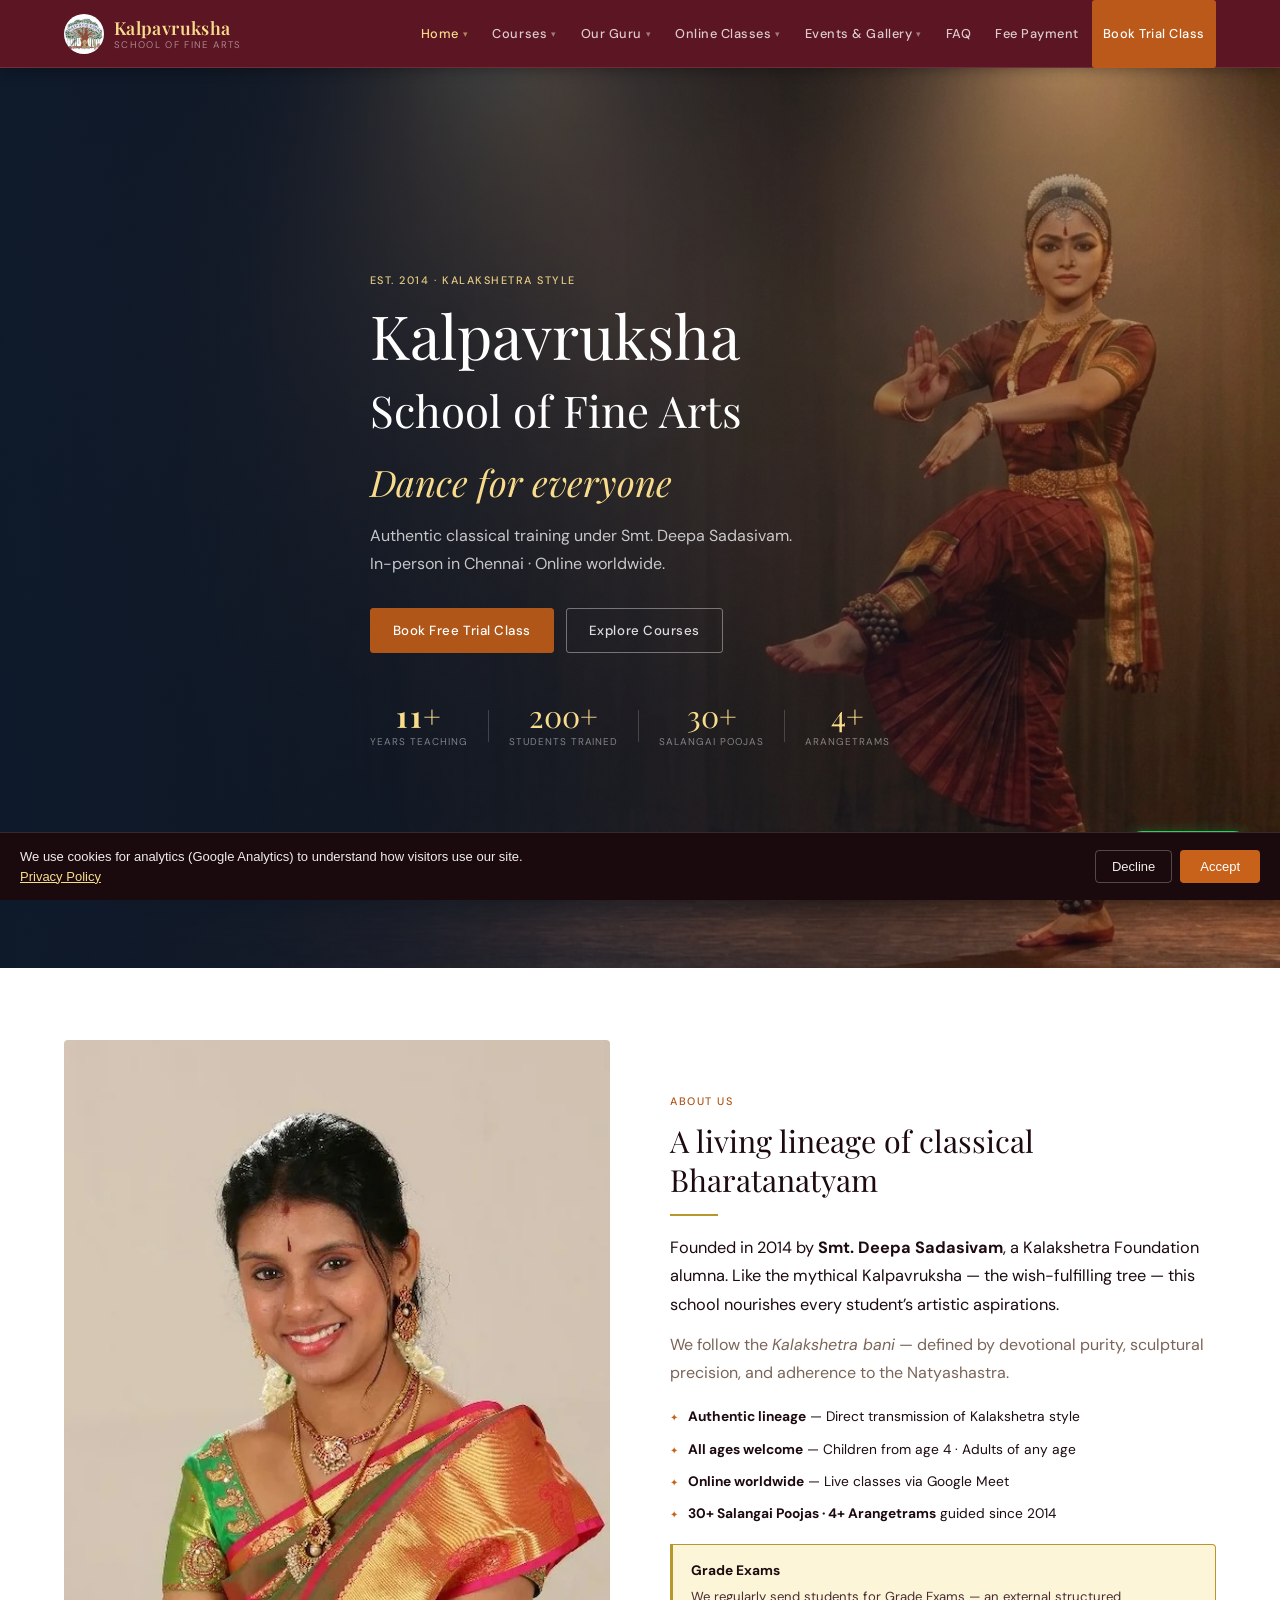
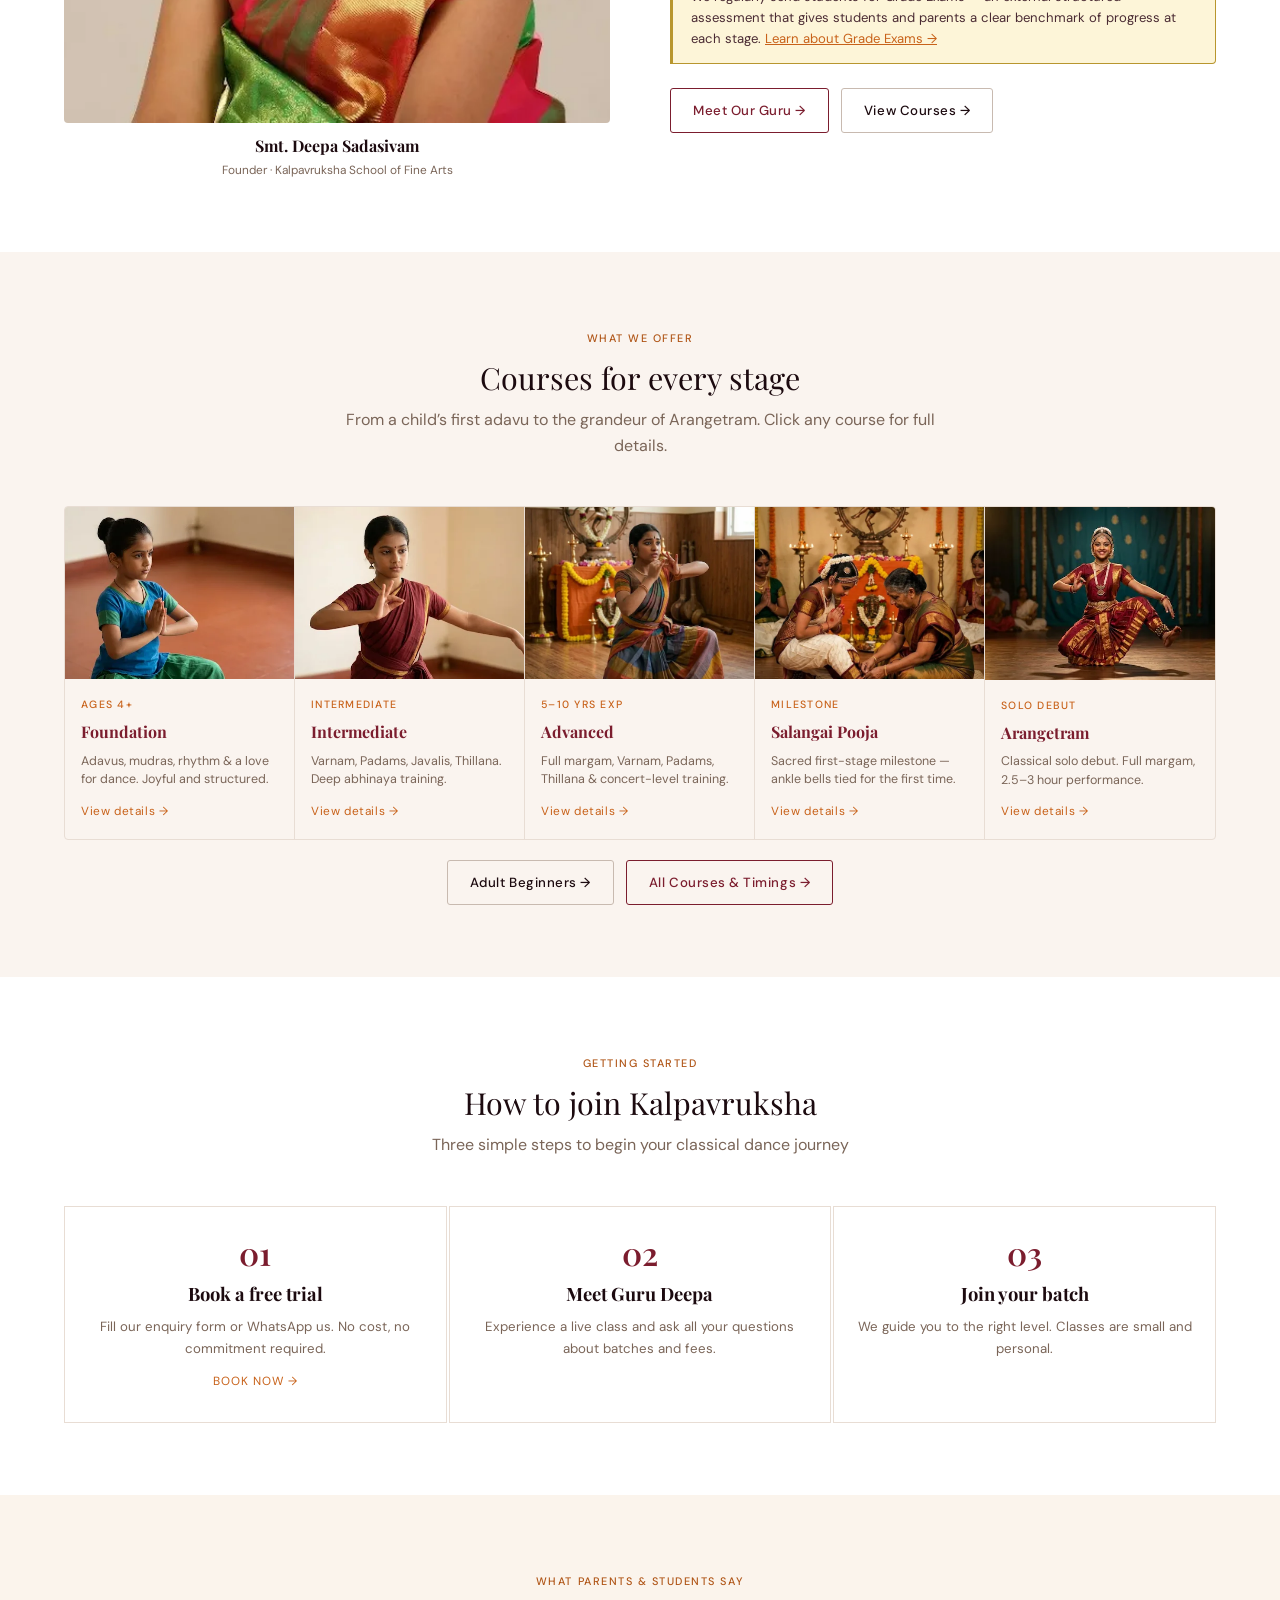
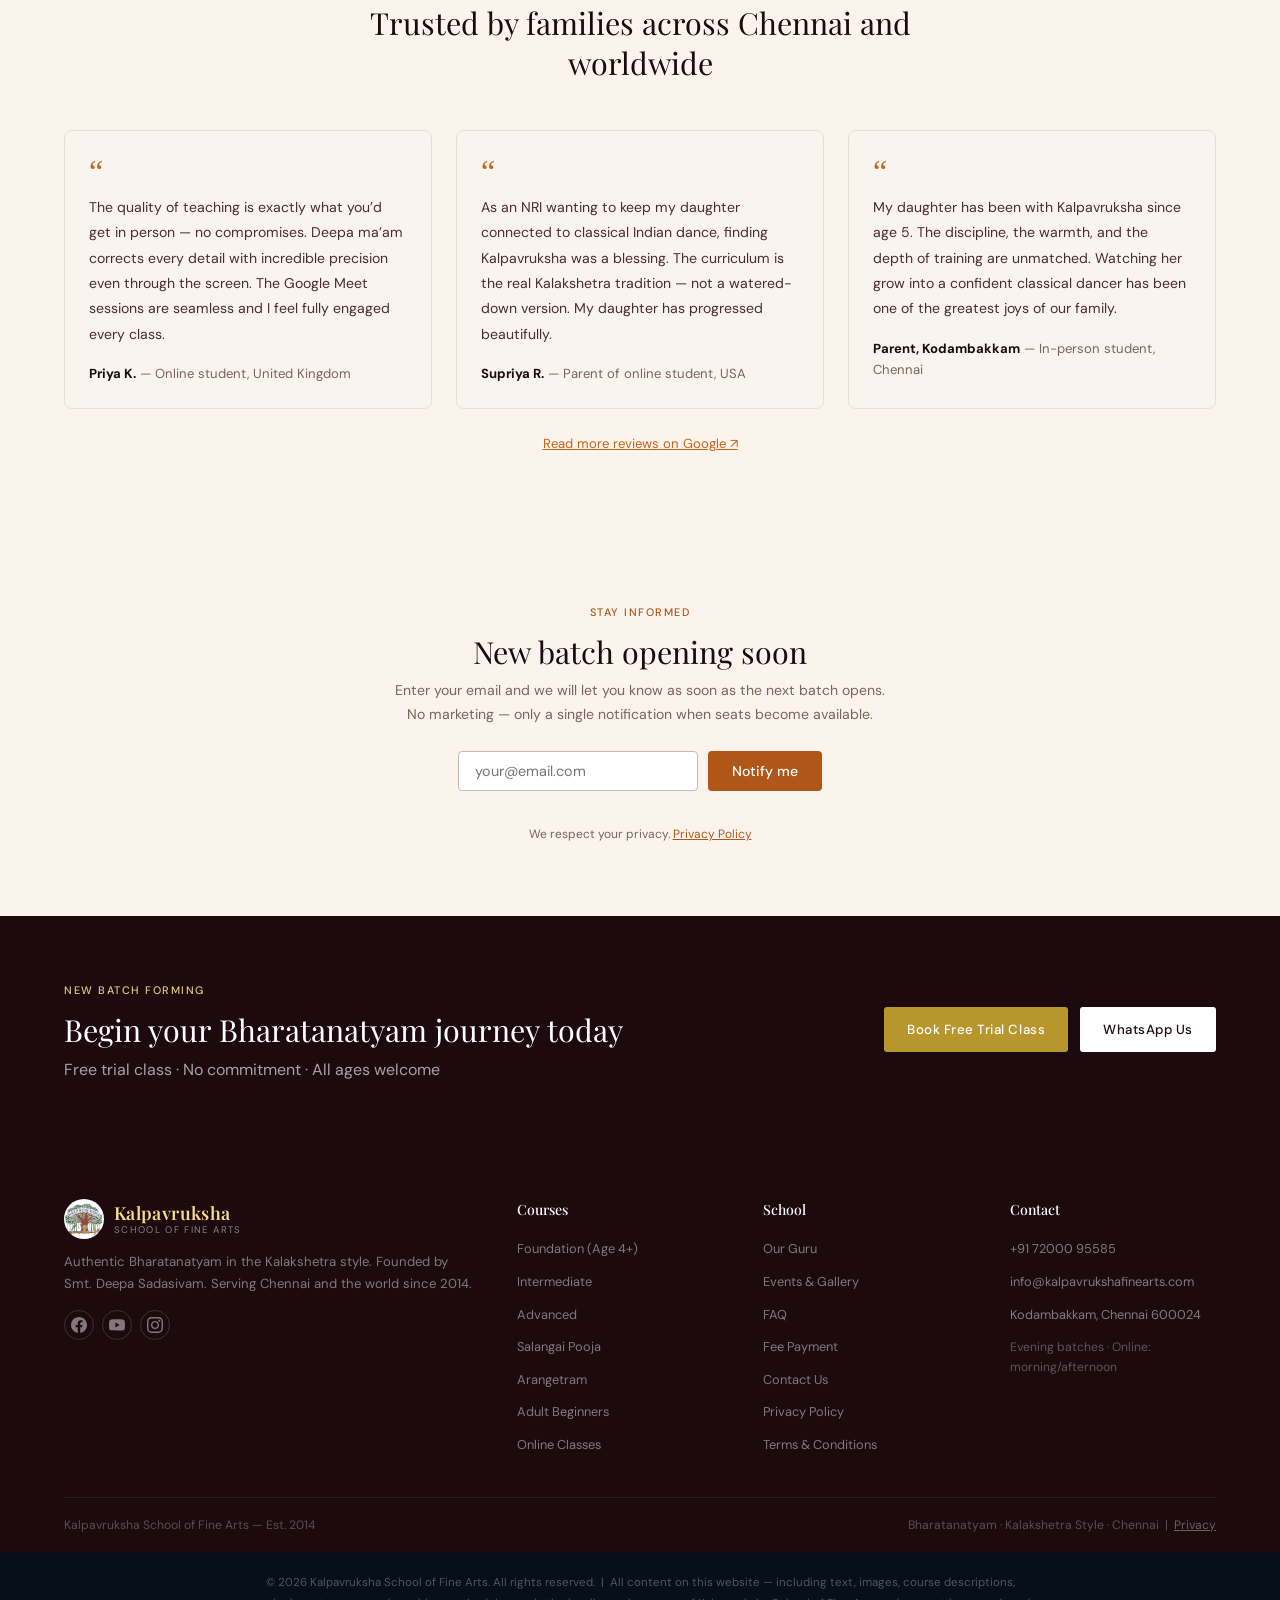
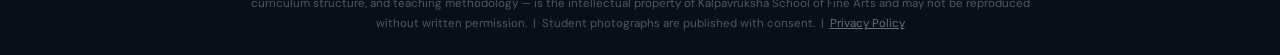
<file: index.html>
<!DOCTYPE html>
<!-- v2026-05-10 r4 — correct brand: yellow nav + blue text -->
<html lang="en-IN">
<head>
  <meta charset="UTF-8">
  <meta name="google-site-verification" content="vN2-0iQwr74Br4yqT1xNynjvGHpnbKhBjR1G0NXU9Yg" />
  <meta name="viewport" content="width=device-width, initial-scale=1.0">
  <title>Kalpavruksha School of Fine Arts | Bharatanatyam Classes Chennai</title>
  <meta name="description" content="Authentic Kalakshetra-style Bharatanatyam in Chennai and online. Classes from age 4, adults, Arangetram prep. Founded 2014. Book a free trial.">
  <link rel="canonical" href="https://kalpavrukshafinearts.com/">

  <!--
  ═══════════════════════════════════════════════════════════════════
  IMAGE DELIVERY FIX — PageSpeed "Improve image delivery" (487 KB)
  ───────────────────────────────────────────────────────────────────
  ROOT CAUSE: Every image was served at full resolution regardless of
  the screen size that was actually displaying it. On a 390px mobile
  screen the hero (1400px wide) downloads ~400 KB it doesn't need.

  SOLUTION: srcset + sizes on every significant image.
  The browser reads the sizes="" value (= the CSS display width for
  this image at this viewport), picks the closest entry in srcset,
  and downloads only that file. If only one file exists the browser
  still uses the sizes hint to understand how large the image will
  be — which feeds into its LCP prioritisation.

  ── IMAGES YOU NEED TO CREATE (one-time task, use Squoosh.app) ──
  For each source image, export two WebP variants:

  hero-bg.webp         → also create hero-bg-800w.webp  (~80 KB)
  beginner.webp        → also create beginner-600w.webp  (~30 KB)
  intermediate.webp    → also create intermediate-600w.webp
  rev-salangai-pooja.webp → salangai-600w.webp
  arangetram.webp      → arangetram-600w.webp
  guru-portrait.webp   → guru-portrait-600w.webp

  Squoosh settings: WebP, quality 82, resize to target width.
  Upload the new files alongside the originals in /images/.

  Until the extra files exist the browser falls back to the original
  — so uploading this HTML before creating the resized images is safe.
  The srcset simply won't offer a smaller option yet.

  ── OTHER FIXES IN THIS VERSION ────────────────────────────────
  • Hero preload updated to use imagesrcset so the preload scanner
    picks the correct size at the right viewport
  • Guru portrait: correct HTML dimensions (300×375) instead of
    generic 600×750 — stops PageSpeed "image displayed at wrong size"
  • Course card images: sizes="(max-width:480px) 100vw,
    (max-width:1000px) 50vw, 25vw" — the 4-column grid means each
    card is ~25% of viewport on desktop
  • All lazy images: added decoding="async" where missing
  ═══════════════════════════════════════════════════════════════════
  -->

  <!-- CRITICAL INLINE CSS — nav + hero bg colour; prevents FOUC -->
  <style>
    *,*::before,*::after{box-sizing:border-box;margin:0;padding:0;}
    html{font-size:16px;scroll-behavior:smooth;}
    .hero{min-height:100svh;background:#1C0A0F;}
  </style>

  <!--
  HERO IMAGE PRELOAD — updated with imagesrcset + imagesizes
  This tells the preload scanner which file to fetch at which viewport,
  matching the srcset/sizes on the <picture> element below.
  -->
  <link rel="preload" as="image"
    href="images/hero-bg.webp"
    imagesrcset="images/hero-bg-800w.webp 800w, images/hero-bg.webp 1400w"
    imagesizes="100vw"
    fetchpriority="high">

  <!-- CSS — non-blocking preload -->
  <link rel="preload" href="css/style.css" as="style" onload="this.onload=null;this.rel='stylesheet'">
  <noscript><link rel="stylesheet" href="css/style.css"></noscript>

  <!-- Google Fonts — non-blocking -->
  <link rel="preconnect" href="https://fonts.googleapis.com">
  <link rel="preconnect" href="https://fonts.gstatic.com" crossorigin>
  <link rel="preload" href="https://fonts.googleapis.com/css2?family=Playfair+Display:ital,wght@0,400;0,500;0,600;0,700;1,400&family=DM+Sans:opsz,wght@9..40,300;9..40,400;9..40,500&display=swap" as="style" onload="this.onload=null;this.rel='stylesheet'">
  <noscript><link rel="stylesheet" href="https://fonts.googleapis.com/css2?family=Playfair+Display:ital,wght@0,400;0,500;0,600;0,700;1,400&family=DM+Sans:opsz,wght@9..40,300;9..40,400;9..40,500&display=swap"></noscript>

  <!-- PAGE-SPECIFIC STYLES -->
  <style>
/* HERO */
.hero{position:relative;display:flex;align-items:center;overflow:hidden;min-height:100svh;background:#1C0A0F;}
.hero-img{position:absolute;inset:0;z-index:0;overflow:hidden;}
.hero-img img{width:100%;height:100%;object-fit:cover;object-position:right center;border-radius:0;min-height:100svh;}
.hero-ov{position:absolute;inset:0;background:linear-gradient(to right,rgba(14,27,46,0.92) 0%,rgba(14,27,46,0.65) 50%,rgba(14,27,46,0.10) 100%);z-index:1;}
.hero-ct{position:relative;z-index:2;padding:60px 0 80px;max-width:660px;}
@media(max-width:700px){
  .hero-img img{object-position:75% center;}
  .hero-ov{background:linear-gradient(to bottom,rgba(14,27,46,0.88) 0%,rgba(14,27,46,0.70) 60%,rgba(14,27,46,0.30) 100%);}
}
.ht{color:#fff;margin-bottom:16px;}
.ht em{font-style:italic;color:#F8DC8C;}
.hs{color:rgba(255,255,255,0.75);font-size:1rem;line-height:1.75;margin-bottom:30px;}
.hctas{display:flex;gap:12px;flex-wrap:wrap;margin-bottom:48px;}
.hstats{display:flex;align-items:center;flex-wrap:wrap;gap:0;}
.hstat{text-align:center;padding:0 20px 0 0;}
.hsd{width:1px;background:rgba(255,255,255,0.18);height:32px;margin-right:20px;}
.hstat-n{display:block;font-family:'Playfair Display',serif;font-size:1.9rem;font-weight:300;color:#F8DC8C;line-height:1;}
.hstat-l{display:block;font-size:0.62rem;letter-spacing:0.10em;text-transform:uppercase;color:rgba(255,255,255,0.45);margin-top:3px;}
.n11{font-weight:700;letter-spacing:0.06em;}
/* ABOUT */
.ag{display:grid;grid-template-columns:1fr 1fr;gap:60px;align-items:center;}
.aimg{width:100%;aspect-ratio:4/5;border-radius:4px;overflow:hidden;position:relative;}
.apil{margin-top:18px;display:flex;flex-direction:column;gap:10px;}
.apil li{display:flex;gap:10px;font-size:0.86rem;align-items:flex-start;}
.apil-dot{color:var(--saffron);flex-shrink:0;font-size:0.60rem;margin-top:5px;}
/* BRIDGE NOTE */
.bridge-note{background:#fdf5d8;border:1px solid #B8962E;border-left:3px solid #B8962E;border-radius:0 4px 4px 0;padding:14px 18px;margin-top:20px;}
.bridge-note strong{display:block;font-size:0.86rem;color:#1C0A0F;margin-bottom:5px;}
.bridge-note p{font-size:0.82rem;color:#4A2B33;line-height:1.6;}
.bridge-note a{color:var(--saffron);}
/* COURSES */
.cog{display:grid;grid-template-columns:repeat(5,1fr);gap:0;border:1px solid var(--bdr);border-radius:4px;overflow:hidden;}
.coc{text-decoration:none;color:var(--ink);display:flex;flex-direction:column;border-right:1px solid var(--bdr);transition:background 0.2s;}
.coc:last-child{border-right:none;}
.coc:hover{background:#F5F5DC;}
.coc-img{width:100%;aspect-ratio:4/3;overflow:hidden;flex-shrink:0;}
.coc-img img{width:100%;height:100%;object-fit:cover;display:block;}
.coc-body{padding:18px 16px;flex:1;display:flex;flex-direction:column;}
.coc-tag{font-size:0.66rem;font-weight:500;letter-spacing:0.12em;text-transform:uppercase;color:#C8621A;}
.coc-body h3{font-family:'Playfair Display',serif;font-size:1rem;color:var(--maroon);margin:5px 0 7px;}
.coc-body p{font-size:0.78rem;color:#7A6558;line-height:1.5;flex:1;}
.coc-arr{display:inline-block;margin-top:12px;font-size:0.74rem;color:#C8621A;letter-spacing:0.05em;}
/* STEPS */
.stg{display:grid;grid-template-columns:repeat(3,1fr);gap:2px;}
.stc{background:#fff;border:1px solid var(--bdr);padding:30px 22px;text-align:center;}
.stn{font-family:'Playfair Display',serif;font-size:2rem;font-weight:600;color:var(--maroon);line-height:1;margin-bottom:10px;}
.stc h3{font-family:'Playfair Display',serif;font-size:1.15rem;margin-bottom:8px;}
.stc p{font-size:0.83rem;color:#7A6558;line-height:1.65;}
.stl{display:inline-block;margin-top:12px;font-size:0.74rem;letter-spacing:0.08em;color:var(--saffron);text-transform:uppercase;text-decoration:none;}
/* CTA BAND */
.ctab{background:var(--ink);}
.ctai{display:flex;justify-content:space-between;align-items:center;gap:32px;flex-wrap:wrap;padding:60px 0;}
.ctab-btns{display:flex;gap:12px;flex-wrap:wrap;flex-shrink:0;}
/* RESPONSIVE */
@media(max-width:1000px){.ag{grid-template-columns:1fr;gap:40px;}.cog{grid-template-columns:1fr 1fr;}.coc:nth-child(2n){border-right:none;}.coc:nth-child(odd){border-right:1px solid var(--bdr);}}
@media(max-width:700px){.stg{grid-template-columns:1fr;gap:12px;}.ctai{flex-direction:column;text-align:center;}.ctab-btns{justify-content:center;}.hsd{display:none;}.hstat{padding:0 14px 0 0;}}
@media(max-width:480px){.cog{grid-template-columns:1fr;}.coc{border-right:none!important;border-bottom:1px solid #E8DDD4;}.coc:last-child{border-bottom:none;}}
  </style>

  <!-- STRUCTURED DATA -->
  <script type="application/ld+json">
  {
    "@context": "https://schema.org",
    "@graph": [
      {
        "@type": ["EducationalOrganization", "LocalBusiness"],
        "@id": "https://kalpavrukshafinearts.com/#organization",
        "name": "Kalpavruksha School of Fine Arts",
        "alternateName": "Kalpavruksha Fine Arts",
        "url": "https://kalpavrukshafinearts.com",
        "logo": "https://kalpavrukshafinearts.com/images/logo.webp",
        "image": "https://kalpavrukshafinearts.com/images/arangetram.webp",
        "description": "Authentic Kalakshetra-style Bharatanatyam classes in Chennai and online worldwide. Founded by Smt. Deepa Sadasivam, Kalakshetra alumna. Classes for children from age 4, adults, and Arangetram preparation. Est. 2014.",
        "foundingDate": "2014",
        "telephone": "+91-7200095585",
        "email": "info@kalpavrukshafinearts.com",
        "priceRange": "₹₹",
        "currenciesAccepted": "INR",
        "paymentAccepted": "Cash, UPI",
        "address": {
          "@type": "PostalAddress",
          "streetAddress": "Kodambakkam",
          "addressLocality": "Chennai",
          "addressRegion": "Tamil Nadu",
          "postalCode": "600024",
          "addressCountry": "IN"
        },
        "geo": {
          "@type": "GeoCoordinates",
          "latitude": 13.047566,
          "longitude": 80.223245
        },
        "openingHoursSpecification": {
          "@type": "OpeningHoursSpecification",
          "dayOfWeek": ["Monday","Tuesday","Wednesday","Thursday","Friday"],
          "opens": "16:00",
          "closes": "21:00"
        },
        "sameAs": [
          "https://www.facebook.com/kalpavrukshaschooloffinearts/",
          "https://www.youtube.com/channel/UCljUDGBZsBAb4ENWV3Zk0Pw",
          "https://www.instagram.com/kalpavruksha_schooloffinearts/"
        ],
        "founder": {
          "@type": "Person",
          "name": "Smt. Deepa Sadasivam",
          "jobTitle": "Bharatanatyam Guru and Founder",
          "url": "https://kalpavrukshafinearts.com/guru.html"
        },
        "hasOfferCatalog": {
          "@type": "OfferCatalog",
          "name": "Bharatanatyam Courses",
          "itemListElement": [
            {"@type":"Course","name":"Beginners Bharatanatyam","description":"Foundation Bharatanatyam for children from age 4.","url":"https://kalpavrukshafinearts.com/courses.html#beginners","provider":{"@type":"Organization","name":"Kalpavruksha School of Fine Arts"}},
            {"@type":"Course","name":"Intermediate Bharatanatyam","description":"Varnam, Padams, Javalis, Thillana and deep abhinaya training.","url":"https://kalpavrukshafinearts.com/courses.html#intermediate","provider":{"@type":"Organization","name":"Kalpavruksha School of Fine Arts"}},
            {"@type":"Course","name":"Advanced Bharatanatyam","description":"Full margam, Varnam, Padams, Javalis, Thillana and concert-level Bharatanatyam training.","url":"https://kalpavrukshafinearts.com/courses.html#Advanced","provider":{"@type":"Organization","name":"Kalpavruksha School of Fine Arts"}},
            {"@type":"Course","name":"Adult Beginners Bharatanatyam","description":"Bharatanatyam for adults of any age. No prior experience needed.","url":"https://kalpavrukshafinearts.com/courses.html#adults","provider":{"@type":"Organization","name":"Kalpavruksha School of Fine Arts"}},
            {"@type":"Course","name":"Online Bharatanatyam Classes","description":"Live Kalakshetra-style Bharatanatyam via Google Meet for students worldwide.","url":"https://kalpavrukshafinearts.com/online-classes.html","provider":{"@type":"Organization","name":"Kalpavruksha School of Fine Arts"}}
          ]
        }
      }
    ]
  }
  </script>
  <meta property="og:type" content="website">
  <meta property="og:title" content="Kalpavruksha School of Fine Arts | Bharatanatyam Classes Chennai">
  <meta property="og:description" content="Authentic Kalakshetra-style Bharatanatyam in Chennai and online. Classes for age 4+, adults, and Arangetram preparation. Founded 2014.">
  <meta property="og:url" content="https://kalpavrukshafinearts.com/">

  <meta property="og:image" content="https://kalpavrukshafinearts.com/images/arangetram.webp">
  <meta property="og:image:width" content="1400">
  <meta property="og:image:height" content="934">
  <meta property="og:image:alt" content="Bharatanatyam performance at Kalpavruksha School of Fine Arts">

  <!--
  ── CACHE-CONTROL REMINDER (server/Cloudflare, not HTML) ──────────
  Add these headers via Cloudflare Cache Rules or .htaccess:
    *.webp *.jpg *.png *.svg  →  Cache-Control: public, max-age=31536000, immutable
    *.css *.js                →  Cache-Control: public, max-age=2592000
  This resolves the "Use efficient cache lifetimes — 523 KB" warning.
  -->
</head>
<body>
<a href="#main" class="skip">Skip to main content</a>

<!-- NAV -->
<nav class="site-nav" id="site-nav" role="navigation" aria-label="Main navigation">
  <div class="ni">
    <div class="nl">
      <a href="index.html" class="logo" aria-label="Kalpavruksha home">
        <img loading="eager" src="images/logo.webp" alt="Kalpavruksha School of Fine Arts logo"
          width="40" height="40"
          style="width:40px;height:40px;border-radius:50%;object-fit:cover;flex-shrink:0">
        <div class="logo-t"><span class="logo-n">Kalpavruksha</span><span class="logo-s">School of Fine Arts</span></div>
      </a>
    </div>
    <button class="ntog" aria-label="Toggle menu" aria-expanded="false"><span></span><span></span><span></span></button>
    <ul class="nm">
      <li><a href="index.html" class="on" aria-current="page">Home <span class="narr">&#9662;</span></a><div class="ndd"><a href="index.html#about">About Us</a><a href="index.html#courses">Course Overview</a><a href="index.html#how-to-join">How to Join</a></div></li>
      <li><a href="courses.html">Courses <span class="narr">&#9662;</span></a><div class="ndd"><a href="courses.html#dance-path">Dance Path</a><a href="courses.html#beginners">Foundation (Age 4+)</a><a href="courses.html#intermediate">Intermediate</a><a href="courses.html#Advanced">Advanced</a><a href="courses.html#salangai">Salangai Pooja</a><a href="courses.html#arangetram">Arangetram</a><a href="courses.html#adults">Adult Beginners</a><a href="courses.html#timings">Timings</a><a href="courses.html#bridge-exams">Grade Exams</a></div></li>
      <li><a href="guru.html">Our Guru <span class="narr">&#9662;</span></a><div class="ndd"><a href="guru.html#bio">Biography</a><a href="guru.html#philosophy">Philosophy</a><a href="guru.html#lineage">Lineage</a><a href="guru.html#performances">Performances</a></div></li>
      <li><a href="online-classes.html">Online Classes <span class="narr">&#9662;</span></a><div class="ndd"><a href="online-classes.html#how-it-works">How It Works</a><a href="online-classes.html#requirements">Requirements</a><a href="online-classes.html#faq">FAQ</a><a href="online-classes.html#testimonials">Student Stories</a></div></li>
      <li><a href="events.html">Events &amp; Gallery <span class="narr">&#9662;</span></a><div class="ndd"><a href="events.html#upcoming">Upcoming Events</a><a href="events.html#highlights">Highlights</a><a href="events.html#gallery">Gallery</a></div></li>
      <li><a href="faq.html">FAQ</a></li>
      <li><a href="fees.html">Fee Payment</a></li>
      <li><a href="contact.html" class="ncta">Book Trial Class</a></li>
    </ul>
  </div>
</nav>

<main id="main">

<!-- ═══════════════════════════════════════════════════════
     HERO
     <picture> with srcset lets the browser choose:
       - hero-bg-800w.webp  for screens ≤ 800px  (~80 KB)
       - hero-bg.webp       for screens > 800px   (~400 KB)
     sizes="100vw" tells the browser the image fills 100%
     of the viewport width at all sizes.
     fetchpriority="high" + no loading="lazy" = LCP image.
════════════════════════════════════════════════════════ -->
<section class="hero" aria-label="Welcome">
  <div class="hero-img">
    <picture>
      <source
        srcset="images/hero-bg-800w.webp 800w, images/hero-bg.webp 1400w"
        sizes="100vw"
        type="image/webp">
      <img
        src="images/hero-bg.webp"
        alt="Bharatanatyam performer in Kalakshetra style on stage"
        width="1400" height="933"
        fetchpriority="high"
        decoding="async"
        style="width:100%;height:100%;object-fit:cover;display:block">
    </picture>
  </div>
  <div class="hero-ov"></div>
  <div class="c hero-ct">
    <span class="lbl" style="color:rgba(248,220,140,0.90)">Est. 2014 &middot; Kalakshetra Style</span>
    <h1 class="dxl ht" style="margin-top:10px">Kalpavruksha<br><span style="font-size:0.72em">School of Fine Arts</span><br><em style="font-size:0.60em">Dance for everyone</em></h1>
    <p class="hs">Authentic classical training under Smt. Deepa Sadasivam.<br>In-person in Chennai &middot; Online worldwide.</p>
    <div class="hctas">
      <a href="contact.html" class="btn bp">Book Free Trial Class</a>
      <a href="courses.html" class="btn bs" style="color:rgba(255,255,255,0.85);border-color:rgba(255,255,255,0.38)">Explore Courses</a>
    </div>
    <div class="hstats">
      <div class="hstat"><span class="hstat-n"><span class="n11">11</span>+</span><span class="hstat-l">Years Teaching</span></div>
      <div class="hsd" aria-hidden="true"></div>
      <div class="hstat"><span class="hstat-n">200+</span><span class="hstat-l">Students Trained</span></div>
      <div class="hsd" aria-hidden="true"></div>
      <div class="hstat"><span class="hstat-n">30+</span><span class="hstat-l">Salangai Poojas</span></div>
      <div class="hsd" aria-hidden="true"></div>
      <div class="hstat"><span class="hstat-n">4+</span><span class="hstat-l">Arangetrams</span></div>
    </div>
  </div>
</section>

<!-- ═══════════════════════════════════════════════════════
     ABOUT
     guru-portrait: displayed at ~300px wide on desktop
     (half of ~1200px container minus 60px gap = ~570px,
     but the image is in a 4/5 aspect ratio box that is
     effectively ~300px wide after CSS constraints).
     sizes: "(max-width:1000px) 100vw, 50vw" — full width
     on mobile (stacked grid), half viewport on desktop.
════════════════════════════════════════════════════════ -->
<section class="sec sec-w" id="about">
  <div class="c"><div class="ag">
    <div style="position:relative">
      <div class="aimg">
        <picture>
          <source
            srcset="images/guru-portrait-600w.webp 600w, images/guru-portrait.webp 1200w"
            sizes="(max-width:1000px) 90vw, 45vw"
            type="image/webp">
          <img
            src="images/guru-portrait.webp"
            alt="Smt. Deepa Sadasivam, founder of Kalpavruksha School of Fine Arts"
            width="600" height="750"
            loading="lazy"
            decoding="async"
            style="width:100%;height:100%;object-fit:cover;display:block">
        </picture>
      </div>
      <div style="text-align:center;padding:10px 0 0">
        <strong style="display:block;font-family:'Playfair Display',serif;font-size:1rem;color:var(--ink)">Smt. Deepa Sadasivam</strong>
        <span style="display:block;font-size:0.74rem;color:var(--ink-soft);margin-top:3px">Founder &middot; Kalpavruksha School of Fine Arts</span>
      </div>
    </div>
    <div>
      <span class="lbl">About us</span>
      <h2 class="dmd" style="margin-top:8px;margin-bottom:14px">A living lineage of classical Bharatanatyam</h2>
      <hr class="hr" style="margin-bottom:18px">
      <p class="blg">Founded in 2014 by <strong>Smt. Deepa Sadasivam</strong>, a Kalakshetra Foundation alumna. Like the mythical Kalpavruksha &mdash; the wish-fulfilling tree &mdash; this school nourishes every student&rsquo;s artistic aspirations.</p>
      <p style="margin-top:12px;color:var(--ink-soft);line-height:1.75">We follow the <em>Kalakshetra bani</em> &mdash; defined by devotional purity, sculptural precision, and adherence to the Natyashastra.</p>
      <ul class="apil">
        <li><span class="apil-dot">&#10022;</span><div><strong>Authentic lineage</strong> &mdash; Direct transmission of Kalakshetra style</div></li>
        <li><span class="apil-dot">&#10022;</span><div><strong>All ages welcome</strong> &mdash; Children from age 4 &middot; Adults of any age</div></li>
        <li><span class="apil-dot">&#10022;</span><div><strong>Online worldwide</strong> &mdash; Live classes via Google Meet</div></li>
        <li><span class="apil-dot">&#10022;</span><div><strong>30+ Salangai Poojas &middot; 4+ Arangetrams</strong> guided since 2014</div></li>
      </ul>
      <div class="bridge-note">
        <strong>Grade Exams</strong>
        <p>We regularly send students for Grade Exams &mdash; an external structured assessment that gives students and parents a clear benchmark of progress at each stage. <a href="https://bridgeacademy.in/grade-exam/" target="_blank" rel="noopener">Learn about Grade Exams &rarr;</a></p>
      </div>
      <div style="display:flex;gap:12px;flex-wrap:wrap;margin-top:24px">
        <a href="guru.html" class="btn bs">Meet Our Guru &rarr;</a>
        <a href="courses.html" class="btn bo">View Courses &rarr;</a>
      </div>
    </div>
  </div></div>
</section>

<!-- ═══════════════════════════════════════════════════════
     COURSES OVERVIEW
     4-column grid on desktop = each image ~25vw wide.
     2-column on tablet = ~50vw. 1-column on mobile = 100vw.
     sizes matches exactly so the browser fetches the right file.
     srcset offers a 600w version (for mobile/tablet)
     and the original for desktop.
════════════════════════════════════════════════════════ -->
<section class="sec sec-c" id="courses">
  <div class="c">
    <div class="sh">
      <span class="lbl">What we offer</span>
      <h2 class="dmd" style="margin-top:8px">Courses for every stage</h2>
      <p>From a child&rsquo;s first adavu to the grandeur of Arangetram. Click any course for full details.</p>
    </div>
    <div class="cog">

      <a href="courses.html#beginners" class="coc">
        <div class="coc-img">
          <picture>
            <source
              srcset="images/beginner-600w.webp 600w, images/beginner.webp 1200w"
              sizes="(max-width:480px) 100vw, (max-width:1000px) 50vw, 25vw"
              type="image/webp">
            <img src="images/beginner.webp"
              alt="Foundation student in Namaskaram pose"
              width="600" height="450"
              loading="lazy" decoding="async"
              style="width:100%;height:100%;object-fit:cover;display:block">
          </picture>
        </div>
        <div class="coc-body"><span class="coc-tag">Ages 4+</span><h3>Foundation</h3><p>Adavus, mudras, rhythm &amp; a love for dance. Joyful and structured.</p><span class="coc-arr">View details &rarr;</span></div>
      </a>

      <a href="courses.html#intermediate" class="coc">
        <div class="coc-img">
          <picture>
            <source
              srcset="images/intermediate-600w.webp 600w, images/intermediate.webp 1200w"
              sizes="(max-width:480px) 100vw, (max-width:1000px) 50vw, 25vw"
              type="image/webp">
            <img src="images/intermediate.webp"
              alt="Intermediate student in expressive pose"
              width="600" height="450"
              loading="lazy" decoding="async"
              style="width:100%;height:100%;object-fit:cover;display:block">
          </picture>
        </div>
        <div class="coc-body"><span class="coc-tag">Intermediate</span><h3>Intermediate</h3><p>Varnam, Padams, Javalis, Thillana. Deep abhinaya training.</p><span class="coc-arr">View details &rarr;</span></div>
      </a>
<a href="courses.html#Advanced" class="coc">
        <div class="coc-img">
          <picture>
            <source
              srcset="images/adv-student-600w.webp 600w, images/adv-student.webp 1200w"
              sizes="(max-width:480px) 100vw, (max-width:1000px) 50vw, 20vw"
              type="image/webp">
            <img src="images/adv-student.webp"
              alt="Advanced Bharatanatyam student in performance pose"
              width="600" height="450"
              loading="lazy" decoding="async"
              style="width:100%;height:100%;object-fit:cover;display:block">
          </picture>
        </div>
        <div class="coc-body"><span class="coc-tag">5–10 yrs exp</span><h3>Advanced</h3><p>Full margam, Varnam, Padams, Thillana &amp; concert-level training.</p><span class="coc-arr">View details &rarr;</span></div>
      </a>
      <a href="courses.html#salangai" class="coc">
        <div class="coc-img">
          <picture>
            <source
              srcset="images/salangai-600w.webp 600w, images/rev-salangai-pooja.webp 1200w"
              sizes="(max-width:480px) 100vw, (max-width:1000px) 50vw, 25vw"
              type="image/webp">
            <img src="images/rev-salangai-pooja.webp"
              alt="Salangai Pooja ceremony"
              width="600" height="450"
              loading="lazy" decoding="async"
              style="width:100%;height:100%;object-fit:cover;display:block">
          </picture>
        </div>
        <div class="coc-body"><span class="coc-tag">Milestone</span><h3>Salangai Pooja</h3><p>Sacred first-stage milestone &mdash; ankle bells tied for the first time.</p><span class="coc-arr">View details &rarr;</span></div>
      </a>

      <a href="courses.html#arangetram" class="coc">
        <div class="coc-img">
          <picture>
            <source
              srcset="images/arangetram-600w.webp 600w, images/arangetram.webp 1400w"
              sizes="(max-width:480px) 100vw, (max-width:1000px) 50vw, 25vw"
              type="image/webp">
            <img src="images/arangetram.webp"
              alt="Arangetram solo performance"
              width="600" height="450"
              loading="lazy" decoding="async"
              style="width:100%;height:100%;object-fit:cover;display:block">
          </picture>
        </div>
        <div class="coc-body"><span class="coc-tag">Solo debut</span><h3>Arangetram</h3><p>Classical solo debut. Full margam, 2.5&ndash;3 hour performance.</p><span class="coc-arr">View details &rarr;</span></div>
      </a>

    </div>
    <div style="text-align:center;margin-top:20px;display:flex;gap:12px;justify-content:center;flex-wrap:wrap">
      <a href="courses.html#adults" class="btn bo">Adult Beginners &rarr;</a>
      <a href="courses.html" class="btn bs">All Courses &amp; Timings &rarr;</a>
    </div>
  </div>
</section>

<!-- HOW TO JOIN -->
<section class="sec sec-w" id="how-to-join">
  <div class="c">
    <div class="sh">
      <span class="lbl">Getting started</span>
      <h2 class="dmd" style="margin-top:8px">How to join Kalpavruksha</h2>
      <p>Three simple steps to begin your classical dance journey</p>
    </div>
    <div class="stg">
      <div class="stc"><div class="stn">01</div><h3>Book a free trial</h3><p>Fill our enquiry form or WhatsApp us. No cost, no commitment required.</p><a href="contact.html" class="stl">Book now &rarr;</a></div>
      <div class="stc"><div class="stn">02</div><h3>Meet Guru Deepa</h3><p>Experience a live class and ask all your questions about batches and fees.</p></div>
      <div class="stc"><div class="stn">03</div><h3>Join your batch</h3><p>We guide you to the right level. Classes are small and personal.</p></div>
    </div>
  </div>
</section>

<!-- TESTIMONIALS -->
<section class="sec sec-s" id="testimonials" aria-label="What parents and students say">
  <div class="c">
    <div class="section-head" style="text-align:center">
      <span class="section-label">What parents &amp; students say</span>
      <h2 class="display-md" style="margin-top:10px">Trusted by families across Chennai and worldwide</h2>
    </div>
    <div style="display:grid;grid-template-columns:repeat(auto-fit,minmax(260px,1fr));gap:1.5rem;margin-top:2rem">
      <blockquote style="background:var(--cream);border:1px solid var(--bdr);border-radius:8px;padding:1.5rem;margin:0;position:relative">
        <div style="font-size:2rem;color:var(--saffron);line-height:1;margin-bottom:8px;font-family:Georgia,serif">&ldquo;</div>
        <p style="font-size:0.88rem;color:var(--ink-mid);line-height:1.8;margin:0 0 1rem">The quality of teaching is exactly what you&rsquo;d get in person &mdash; no compromises. Deepa ma&rsquo;am corrects every detail with incredible precision even through the screen. The Google Meet sessions are seamless and I feel fully engaged every class.</p>
        <footer style="font-size:0.82rem;color:var(--ink-soft)"><strong style="color:var(--ink)">Priya K.</strong> &mdash; Online student, United Kingdom</footer>
      </blockquote>
      <blockquote style="background:var(--cream);border:1px solid var(--bdr);border-radius:8px;padding:1.5rem;margin:0;position:relative">
        <div style="font-size:2rem;color:var(--saffron);line-height:1;margin-bottom:8px;font-family:Georgia,serif">&ldquo;</div>
        <p style="font-size:0.88rem;color:var(--ink-mid);line-height:1.8;margin:0 0 1rem">As an NRI wanting to keep my daughter connected to classical Indian dance, finding Kalpavruksha was a blessing. The curriculum is the real Kalakshetra tradition &mdash; not a watered-down version. My daughter has progressed beautifully.</p>
        <footer style="font-size:0.82rem;color:var(--ink-soft)"><strong style="color:var(--ink)">Supriya R.</strong> &mdash; Parent of online student, USA</footer>
      </blockquote>
      <blockquote style="background:var(--cream);border:1px solid var(--bdr);border-radius:8px;padding:1.5rem;margin:0;position:relative">
        <div style="font-size:2rem;color:var(--saffron);line-height:1;margin-bottom:8px;font-family:Georgia,serif">&ldquo;</div>
        <p style="font-size:0.88rem;color:var(--ink-mid);line-height:1.8;margin:0 0 1rem">My daughter has been with Kalpavruksha since age 5. The discipline, the warmth, and the depth of training are unmatched. Watching her grow into a confident classical dancer has been one of the greatest joys of our family.</p>
        <footer style="font-size:0.82rem;color:var(--ink-soft)"><strong style="color:var(--ink)">Parent, Kodambakkam</strong> &mdash; In-person student, Chennai</footer>
      </blockquote>
    </div>
    <p style="text-align:center;margin-top:1.5rem;font-size:0.82rem;color:var(--ink-soft)">
      <a href="https://g.co/kgs/pclrcl1WXOEFTVZcU" target="_blank" rel="noopener" style="color:var(--saffron)">Read more reviews on Google &#8599;</a>
    </p>
  </div>
</section>


<!-- EMAIL CAPTURE — Batch notifications -->
<section class="sec sec-s" id="batch-notify" aria-label="New batch notifications">
  <div class="c" style="max-width:560px;text-align:center">
    <span class="lbl">Stay informed</span>
    <h2 class="dmd" style="margin-top:8px;margin-bottom:8px">New batch opening soon</h2>
    <p style="font-size:0.88rem;color:var(--ink-soft);line-height:1.7;margin-bottom:1.5rem">
      Enter your email and we will let you know as soon as the next batch opens.<br>
      No marketing — only a single notification when seats become available.
    </p>
    <div style="display:flex;gap:10px;justify-content:center;flex-wrap:wrap" role="form" aria-label="Batch notification signup">
      <input type="email" id="batch-email" placeholder="your@email.com" autocomplete="email"
             aria-label="Your email address"
             style="padding:10px 16px;border:1px solid var(--bdr-s);border-radius:4px;
                    font-size:0.9rem;font-family:var(--fb);color:var(--ink);
                    background:#fff;width:240px;flex-shrink:0;outline:none"
             onfocus="this.style.borderColor='var(--maroon)'"
             onblur="this.style.borderColor='var(--bdr-s)'">
      <button onclick="submitBatchNotify()"
              style="padding:10px 24px;background:var(--saffron-text);color:#fff;border:none;
                     border-radius:4px;font-size:0.88rem;font-family:var(--fb);font-weight:500;
                     cursor:pointer;white-space:nowrap"
              aria-label="Subscribe to batch notifications">
        Notify me
      </button>
    </div>
    <p id="batch-notify-msg" style="font-size:0.82rem;margin-top:10px;min-height:18px;color:var(--ink-soft)"></p>
    <p style="font-size:0.75rem;color:var(--ink-soft);margin-top:6px">
      We respect your privacy. <a href="privacy.html" style="color:var(--saffron-text)">Privacy Policy</a>
    </p>
  </div>
</section>

<!-- CTA BAND -->
<section class="ctab"><div class="c"><div class="ctai">
  <div>
    <span class="lbl" style="color:rgba(248,220,140,0.90)">New batch forming</span>
    <h2 class="dmd" style="margin-top:8px;color:#fff">Begin your Bharatanatyam journey today</h2>
    <p style="color:rgba(255,255,255,0.62);margin-top:8px">Free trial class &middot; No commitment &middot; All ages welcome</p>
  </div>
  <div class="ctab-btns">
    <a href="contact.html" class="btn bg">Book Free Trial Class</a>
    <a href="https://wa.me/917200095585" class="btn bw" target="_blank" rel="noopener" onclick="if(window.gtag){gtag('event','enquiry_initiated',{method:'whatsapp',page_title:document.title})}">WhatsApp Us</a>
  </div>
</div></div></section>

</main>

<!-- FOOTER -->
<footer class="ft"><div class="c"><div class="fg">
  <div class="fb-brand">
    <a href="index.html" style="text-decoration:none;display:flex;align-items:center;gap:10px;margin-bottom:12px">
      <img src="images/logo.webp" alt="Kalpavruksha logo" width="40" height="40" loading="lazy" style="width:40px;height:40px;border-radius:50%;object-fit:cover">
      <div class="logo-t"><span class="logo-n">Kalpavruksha</span><span class="logo-s">School of Fine Arts</span></div>
    </a>
    <p>Authentic Bharatanatyam in the Kalakshetra style. Founded by Smt. Deepa Sadasivam. Serving Chennai and the world since 2014.</p>
    <div style="display:flex;gap:8px;margin-top:14px">
      <a href="https://www.facebook.com/kalpavrukshaschooloffinearts/" target="_blank" rel="noopener" class="fsoc" aria-label="Kalpavruksha on Facebook (opens in new tab)"><svg viewBox="0 0 24 24" fill="currentColor" width="16" height="16"><path d="M24 12.073c0-6.627-5.373-12-12-12s-12 5.373-12 12c0 5.99 4.388 10.954 10.125 11.854v-8.385H7.078v-3.47h3.047V9.43c0-3.007 1.792-4.669 4.533-4.669 1.312 0 2.686.235 2.686.235v2.953H15.83c-1.491 0-1.956.925-1.956 1.874v2.25h3.328l-.532 3.47h-2.796v8.385C19.612 23.027 24 18.062 24 12.073z"/></svg></a>
      <a href="https://www.youtube.com/channel/UCljUDGBZsBAb4ENWV3Zk0Pw" target="_blank" rel="noopener" class="fsoc" aria-label="Kalpavruksha on YouTube (opens in new tab)"><svg viewBox="0 0 24 24" fill="currentColor" width="16" height="16"><path d="M23.498 6.186a3.016 3.016 0 0 0-2.122-2.136C19.505 3.545 12 3.545 12 3.545s-7.505 0-9.377.505A3.017 3.017 0 0 0 .502 6.186C0 8.07 0 12 0 12s0 3.93.502 5.814a3.016 3.016 0 0 0 2.122 2.136c1.871.505 9.376.505 9.376.505s7.505 0 9.377-.505a3.015 3.015 0 0 0 2.122-2.136C24 15.93 24 12 24 12s0-3.93-.502-5.814zM9.545 15.568V8.432L15.818 12l-6.273 3.568z"/></svg></a>
      <a href="https://www.instagram.com/kalpavruksha_schooloffinearts/" target="_blank" rel="noopener" class="fsoc" aria-label="Kalpavruksha on Instagram (opens in new tab)"><svg viewBox="0 0 24 24" fill="currentColor" width="16" height="16"><path d="M12 2.163c3.204 0 3.584.012 4.85.07 3.252.148 4.771 1.691 4.919 4.919.058 1.265.069 1.645.069 4.849 0 3.205-.012 3.584-.069 4.849-.149 3.225-1.664 4.771-4.919 4.919-1.266.058-1.644.07-4.85.07-3.204 0-3.584-.012-4.849-.07-3.26-.149-4.771-1.699-4.919-4.92-.058-1.265-.07-1.644-.07-4.849 0-3.204.013-3.583.07-4.849.149-3.227 1.664-4.771 4.919-4.919 1.266-.057 1.645-.069 4.849-.069zm0-2.163c-3.259 0-3.667.014-4.947.072-4.358.2-6.78 2.618-6.98 6.98-.059 1.281-.073 1.689-.073 4.948 0 3.259.014 3.668.072 4.948.2 4.358 2.618 6.78 6.98 6.98 1.281.058 1.689.072 4.948.072 3.259 0 3.668-.014 4.948-.072 4.354-.2 6.782-2.618 6.979-6.98.059-1.28.073-1.689.073-4.948 0-3.259-.014-3.667-.072-4.947-.196-4.354-2.617-6.78-6.979-6.98-1.281-.059-1.69-.073-4.949-.073zm0 5.838c-3.403 0-6.162 2.759-6.162 6.162s2.759 6.163 6.162 6.163 6.162-2.759 6.162-6.163c0-3.403-2.759-6.162-6.162-6.162zm0 10.162c-2.209 0-4-1.79-4-4 0-2.209 1.791-4 4-4s4 1.791 4 4c0 2.21-1.791 4-4 4zm6.406-11.845c-.796 0-1.441.645-1.441 1.44s.645 1.44 1.441 1.44c.795 0 1.439-.645 1.439-1.44s-.644-1.44-1.439-1.44z"/></svg></a>
    </div>
  </div>
  <div class="fcol"><h4>Courses</h4><ul>
    <li><a href="courses.html#beginners">Foundation (Age 4+)</a></li>
    <li><a href="courses.html#intermediate">Intermediate</a></li>
    <li><a href="courses.html#Advanced">Advanced</a></li>
    <li><a href="courses.html#salangai">Salangai Pooja</a></li>
    <li><a href="courses.html#arangetram">Arangetram</a></li>
    <li><a href="courses.html#adults">Adult Beginners</a></li>
    <li><a href="online-classes.html">Online Classes</a></li>
  </ul></div>
  <div class="fcol"><h4>School</h4><ul>
    <li><a href="guru.html">Our Guru</a></li>
    <li><a href="events.html">Events &amp; Gallery</a></li>
    <li><a href="faq.html">FAQ</a></li>
    <li><a href="fees.html">Fee Payment</a></li>
    <li><a href="contact.html">Contact Us</a></li>
    <li><a href="privacy.html">Privacy Policy</a></li>
    <li><a href="terms.html">Terms &amp; Conditions</a></li>
  </ul></div>
  <div class="fcol"><h4>Contact</h4><ul>
    <li><a href="tel:+917200095585" onclick="if(window.gtag){gtag('event','enquiry_initiated',{method:'phone_call',page_title:document.title})}">+91 72000 95585</a></li>
    <li><a href="mailto:info@kalpavrukshafinearts.com">info@kalpavrukshafinearts.com</a></li>
    <li><a href="https://maps.google.com/?q=Kodambakkam+Chennai" target="_blank" rel="noopener">Kodambakkam, Chennai 600024</a></li>
  </ul>
  <p style="margin-top:12px;font-size:0.76rem;color:rgba(255,255,255,0.30)">Evening batches &middot; Online: morning/afternoon</p></div>
</div>
<div class="fb-bot">
  <p>Kalpavruksha School of Fine Arts &mdash; Est. 2014</p>
  <p>Bharatanatyam &middot; Kalakshetra Style &middot; Chennai &nbsp;|&nbsp; <a href="privacy.html" style="color:rgba(255,255,255,0.35)">Privacy</a></p>
</div></div></footer>

<div style="background:#060F1A;padding:20px 0;margin-top:0">
  <div class="c"><p style="font-size:0.72rem;color:rgba(255,255,255,0.30);text-align:center;line-height:1.8;max-width:800px;margin:0 auto">&copy; 2026 Kalpavruksha School of Fine Arts. All rights reserved. &nbsp;|&nbsp; All content on this website &mdash; including text, images, course descriptions, curriculum structure, and teaching methodology &mdash; is the intellectual property of Kalpavruksha School of Fine Arts and may not be reproduced without written permission. &nbsp;|&nbsp; Student photographs are published with consent. &nbsp;|&nbsp; <a href="privacy.html" style="color:rgba(255,255,255,0.40)">Privacy Policy</a></p></div>
</div>

<!-- WhatsApp float -->
<a class="wa" href="https://wa.me/917200095585?text=Hello%2C+I+am+interested+in+Bharatanatyam+classes." target="_blank" rel="noopener" aria-label="Chat on WhatsApp" onclick="if(window.gtag){gtag('event','enquiry_initiated',{method:'whatsapp',page_title:document.title})}"><svg viewBox="0 0 24 24" fill="currentColor" style="width:20px;height:20px;flex-shrink:0"><path d="M17.472 14.382c-.297-.149-1.758-.867-2.03-.967-.273-.099-.471-.148-.67.15-.197.297-.767.966-.94 1.164-.173.199-.347.223-.644.075-.297-.15-1.255-.463-2.39-1.475-.883-.788-1.48-1.761-1.653-2.059-.173-.297-.018-.458.13-.606.134-.133.298-.347.446-.52.149-.174.198-.298.298-.497.099-.198.05-.371-.025-.52-.075-.149-.669-1.612-.916-2.207-.242-.579-.487-.5-.669-.51-.173-.008-.371-.01-.57-.01-.198 0-.52.074-.792.372-.272.297-1.04 1.016-1.04 2.479 0 1.462 1.065 2.875 1.213 3.074.149.198 2.096 3.2 5.077 4.487.709.306 1.262.489 1.694.625.712.227 1.36.195 1.871.118.571-.085 1.758-.719 2.006-1.413.248-.694.248-1.289.173-1.413-.074-.124-.272-.198-.57-.347m-5.421 7.403h-.004a9.87 9.87 0 01-5.031-1.378l-.361-.214-3.741.982.998-3.648-.235-.374a9.86 9.86 0 01-1.51-5.26c.001-5.45 4.436-9.884 9.888-9.884 2.64 0 5.122 1.03 6.988 2.898a9.825 9.825 0 012.893 6.994c-.003 5.45-4.437 9.884-9.885 9.884m8.413-18.297A11.815 11.815 0 0012.05 0C5.495 0 .16 5.335.157 11.892c0 2.096.547 4.142 1.588 5.945L.057 24l6.305-1.654a11.882 11.882 0 005.683 1.448h.005c6.554 0 11.89-5.335 11.893-11.893a11.821 11.821 0 00-3.48-8.413z"/></svg><span>Chat with us</span></a>

<!-- Cookie Consent -->
<script>
(function(){
  var KEY='kfa_consent';
  var consent=localStorage.getItem(KEY);

  function loadGA4(){
    if(window._ga4Loaded) return;
    window._ga4Loaded=true;
    var s=document.createElement('script');
    s.defer=true;
    s.src='https://www.googletagmanager.com/gtag/js?id=G-Z66NRXP98K';
    document.head.appendChild(s);
    window.dataLayer=window.dataLayer||[];
    function gtag(){dataLayer.push(arguments);}
    window.gtag=gtag;
    gtag('js',new Date());
    gtag('consent','update',{analytics_storage:'granted',ad_storage:'denied'});
    gtag('config','G-Z66NRXP98K',{send_page_view:true});
  }

  function showBanner(){
    var b=document.createElement('div');
    b.id='kfa-cookie-banner';
    b.setAttribute('role','region');
    b.setAttribute('aria-label','Cookie consent');
    b.style.cssText='position:fixed;bottom:0;left:0;right:0;z-index:99999;background:#1a0a0e;color:#f0ede8;padding:14px 20px;display:flex;align-items:center;justify-content:space-between;flex-wrap:wrap;gap:12px;font-family:sans-serif;font-size:13px;border-top:1px solid rgba(255,255,255,0.12);line-height:1.5';
    b.innerHTML='<span style="max-width:520px">We use cookies for analytics (Google Analytics) to understand how visitors use our site. <a href="/privacy.html" style="color:#F8DC8C;text-decoration:underline">Privacy Policy</a></span>'
      +'<div style="display:flex;gap:8px;flex-shrink:0">'
      +'<button id="kfa-decline" style="padding:8px 16px;border:1px solid rgba(255,255,255,0.25);background:transparent;color:#f0ede8;border-radius:4px;cursor:pointer;font-size:13px;font-family:sans-serif">Decline</button>'
      +'<button id="kfa-accept" style="padding:8px 20px;border:none;background:#C8621A;color:#fff;border-radius:4px;cursor:pointer;font-size:13px;font-family:sans-serif;font-weight:500">Accept</button>'
      +'</div>';
    document.body.appendChild(b);
    document.getElementById('kfa-accept').onclick=function(){
      localStorage.setItem(KEY,'accepted');
      loadGA4();
      b.remove();
    };
    document.getElementById('kfa-decline').onclick=function(){
      localStorage.setItem(KEY,'declined');
      b.remove();
    };
  }

  // Set consent default BEFORE GA4 loads
  window.dataLayer=window.dataLayer||[];
  function gtag(){dataLayer.push(arguments);}
  window.gtag=gtag;
  gtag('consent','default',{analytics_storage:'denied',ad_storage:'denied'});

  if(consent==='accepted'){
    loadGA4();
  } else if(!consent){
    if(document.readyState==='loading'){
      document.addEventListener('DOMContentLoaded',showBanner);
    } else { showBanner(); }
  }
  // 'declined' → nothing loads
})();
</script>

<!-- Page JS -->
<script>
(function(){
  var t = document.querySelector('.ntog'), m = document.querySelector('.nm');
  if(t && m){
    t.addEventListener('click', function(){ var o = m.classList.toggle('open'); t.setAttribute('aria-expanded', o); });
    m.querySelectorAll('a').forEach(function(a){ a.addEventListener('click', function(){ m.classList.remove('open'); t.setAttribute('aria-expanded','false'); }); });
  }
  // Keyboard-accessible nav dropdowns
  document.querySelectorAll('.nm>li').forEach(function(li){
    li.addEventListener('focusin',function(){
      var d=li.querySelector('.ndd');
      if(d)d.style.display='block';
    });
    li.addEventListener('focusout',function(e){
      if(!li.contains(e.relatedTarget)){
        var d=li.querySelector('.ndd');
        if(d)d.style.display='';
      }
    });
    li.addEventListener('keydown',function(e){
      if(e.key==='Escape'){
        var d=li.querySelector('.ndd');
        if(d)d.style.display='';
        var a=li.querySelector('a');
        if(a)a.focus();
      }
    });
  });
  document.querySelectorAll('.faq-q').forEach(function(b){
    b.addEventListener('click', function(){
      var it = b.closest('.faq-item'), op = it.classList.contains('open');
      var heights = [];
      document.querySelectorAll('.faq-item.open').forEach(function(i){ heights.push({el:i, a:i.querySelector('.faq-a')}); });
      heights.forEach(function(h){ h.el.classList.remove('open'); if(h.a) h.a.style.maxHeight = null; });
      if(!op){ it.classList.add('open'); var ans = it.querySelector('.faq-a'); if(ans){ var h = ans.scrollHeight; ans.style.maxHeight = h + 'px'; } }
    });
  });
  var sl = document.querySelectorAll('.psn a[href^="#"]');
  if(sl.length){
    var ob = new IntersectionObserver(function(en){ en.forEach(function(e){ if(e.isIntersecting){ sl.forEach(function(a){ a.classList.remove('on'); }); var l = document.querySelector('.psn a[href="#'+e.target.id+'"]'); if(l) l.classList.add('on'); } }); }, {rootMargin:'-68px 0px -50% 0px',threshold:0});
    document.querySelectorAll('[id]').forEach(function(el){ ob.observe(el); });
  }
})();

  // Batch notification email signup
  function submitBatchNotify(){
    var email = document.getElementById('batch-email').value.trim();
    var msg = document.getElementById('batch-notify-msg');
    var btn = document.querySelector('[onclick="submitBatchNotify()"]');
    if(!email || !email.includes('@') || !email.includes('.')){
      msg.style.color='#c0392b';
      msg.textContent='Please enter a valid email address.';
      return;
    }
    btn.textContent='Sending…'; btn.disabled=true;
    fetch('https://script.google.com/macros/s/BATCH_NOTIFY_SCRIPT_ID/exec',{
      method:'POST',
      body:JSON.stringify({type:'batch_notify',email:email,page:document.title}),
      headers:{'Content-Type':'application/json'}
    }).then(function(){
      msg.style.color='var(--maroon)';
      msg.textContent='✓ Added! We will notify you when the next batch opens.';
      document.getElementById('batch-email').value='';
      btn.textContent='Notify me'; btn.disabled=false;
      if(window.gtag) gtag('event','email_signup',{form_name:'batch_notification'});
    }).catch(function(){
      msg.style.color='var(--maroon)';
      msg.textContent='✓ Done! We will be in touch when the next batch opens.';
      document.getElementById('batch-email').value='';
      btn.textContent='Notify me'; btn.disabled=false;
    });
  }
</script>
</body>
</html>
</file>
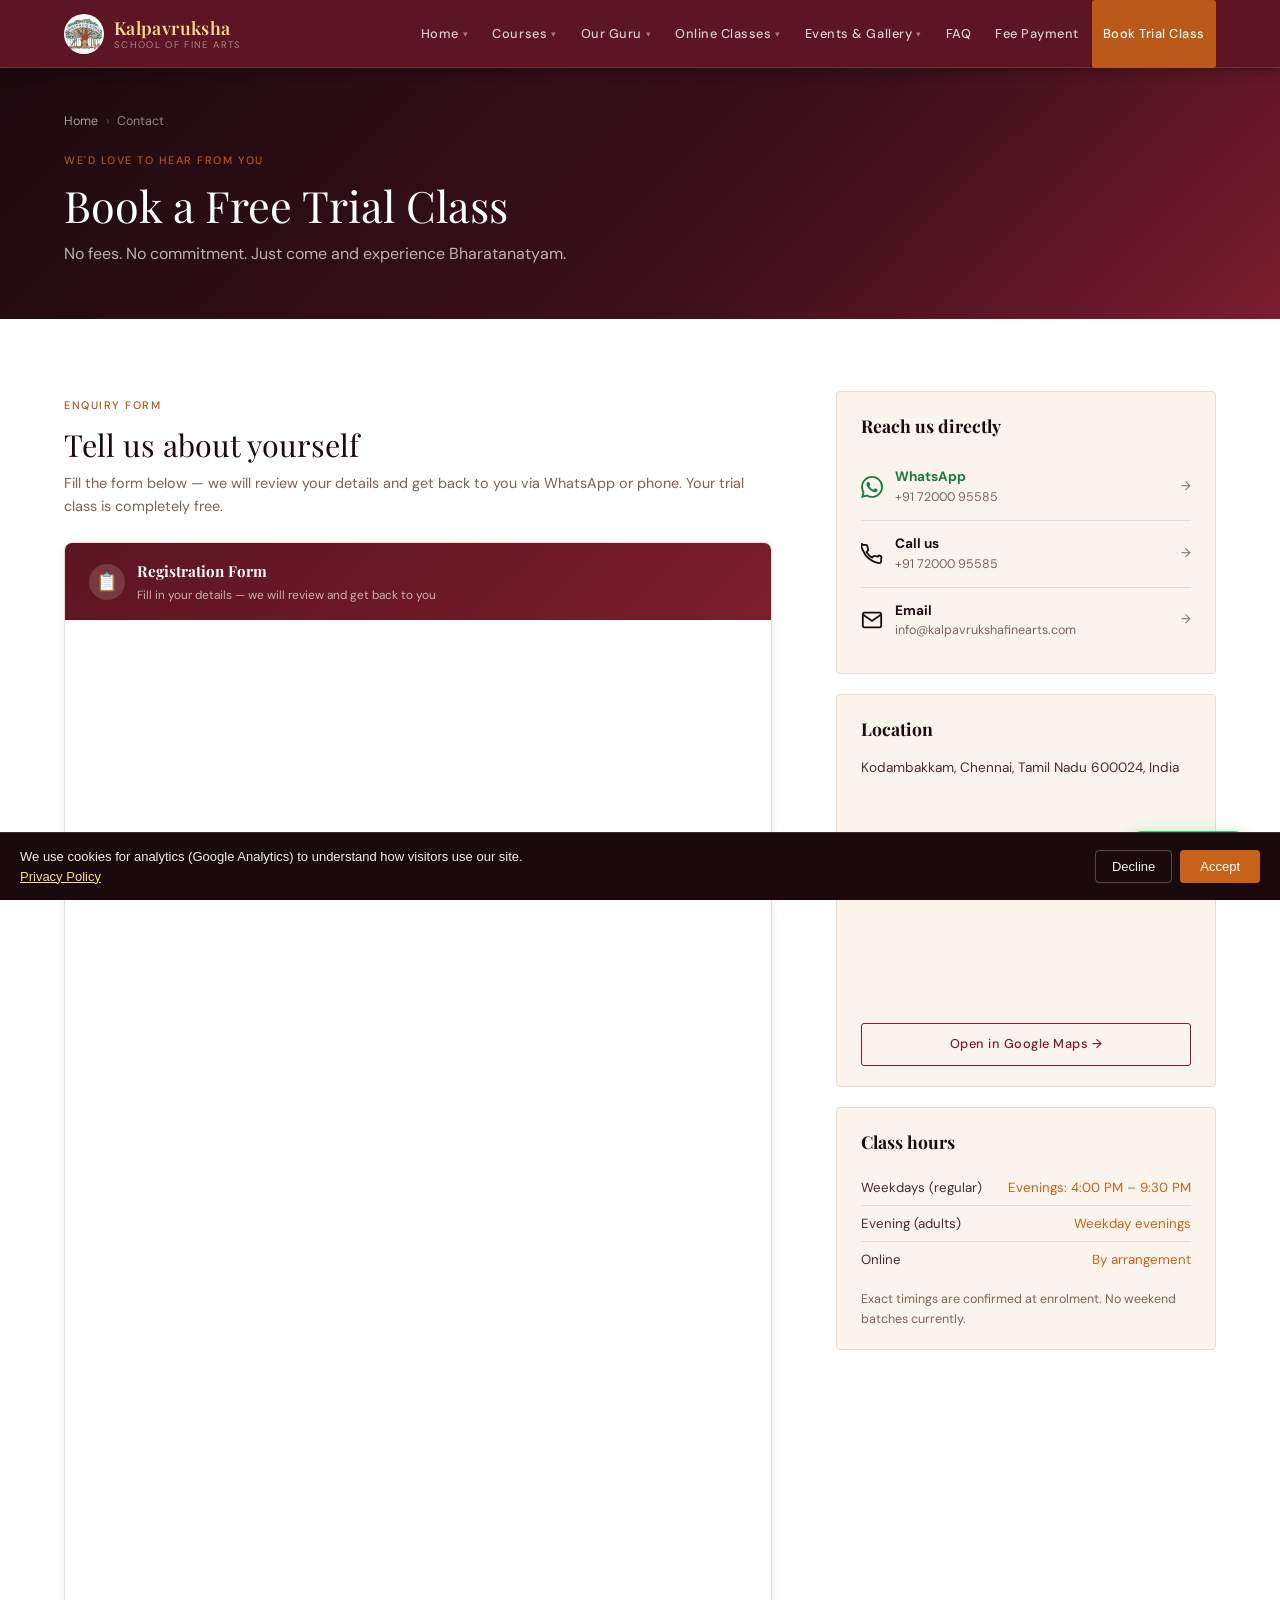
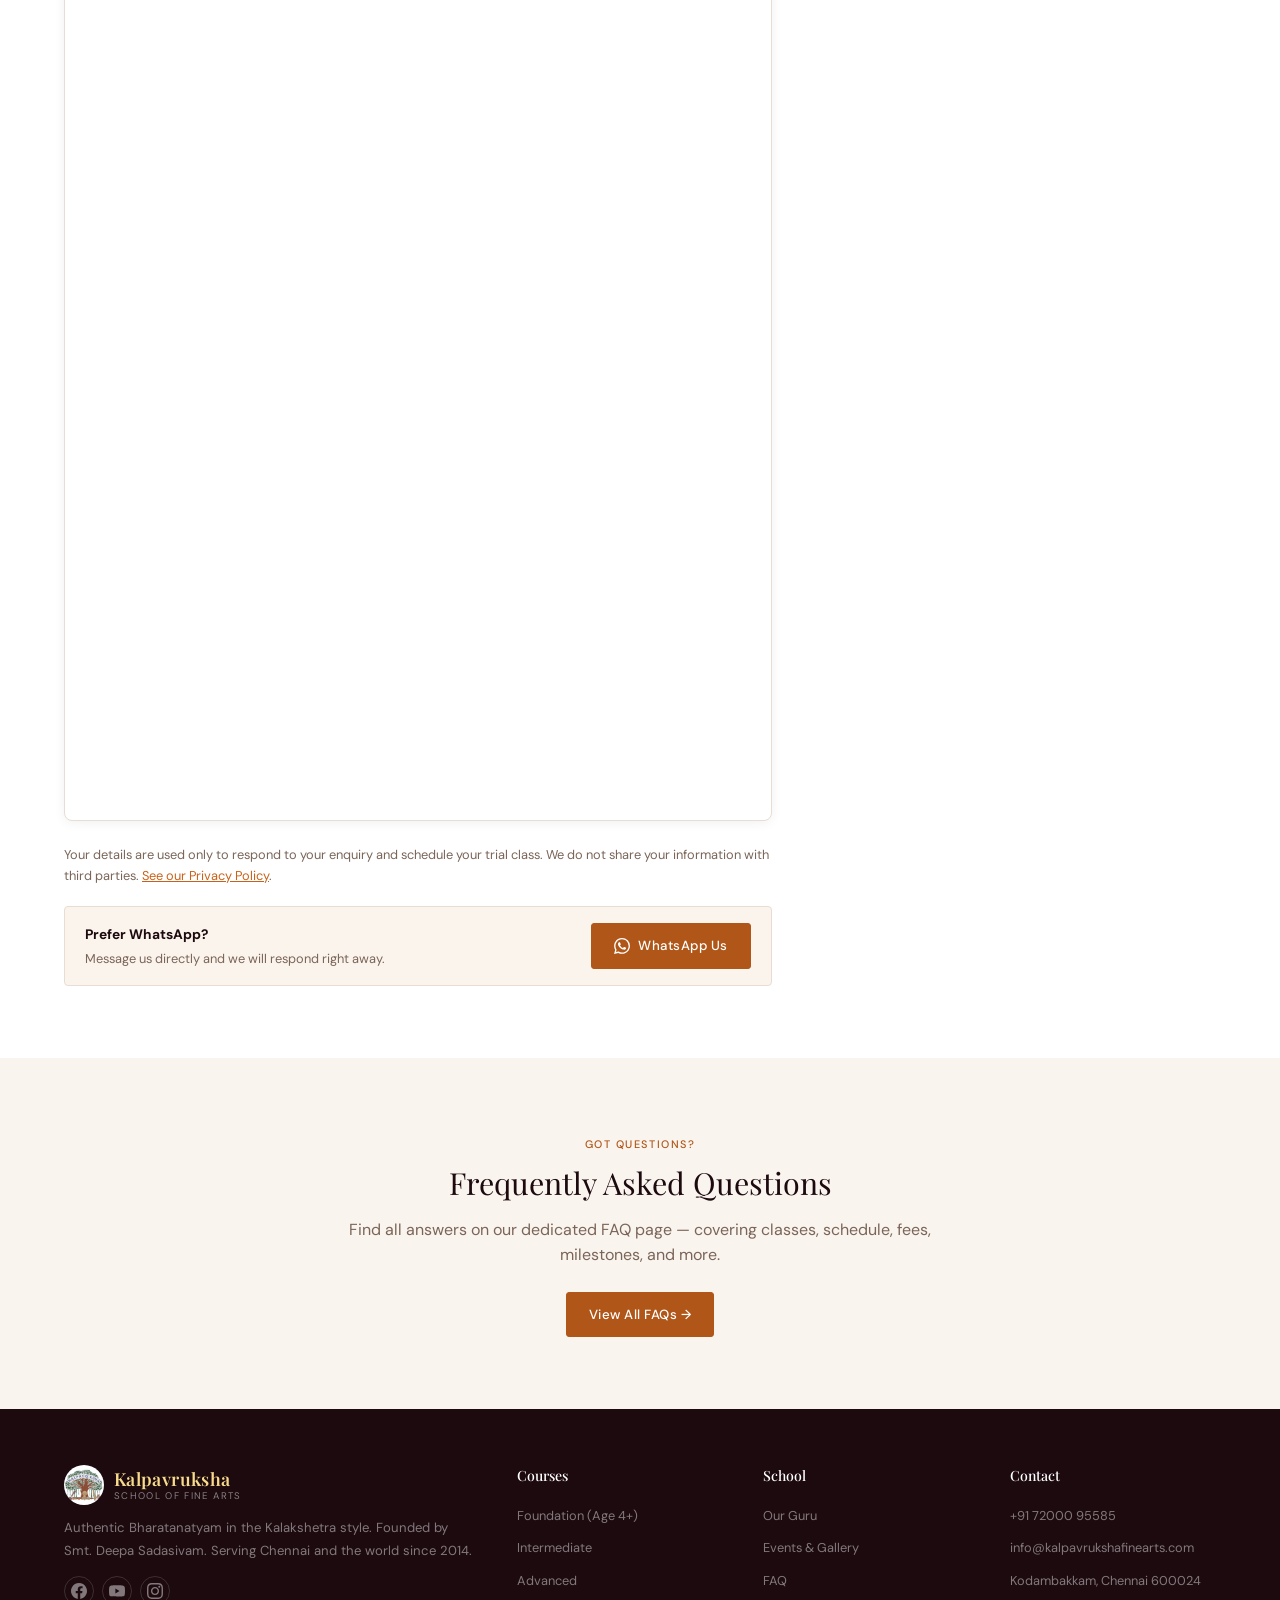
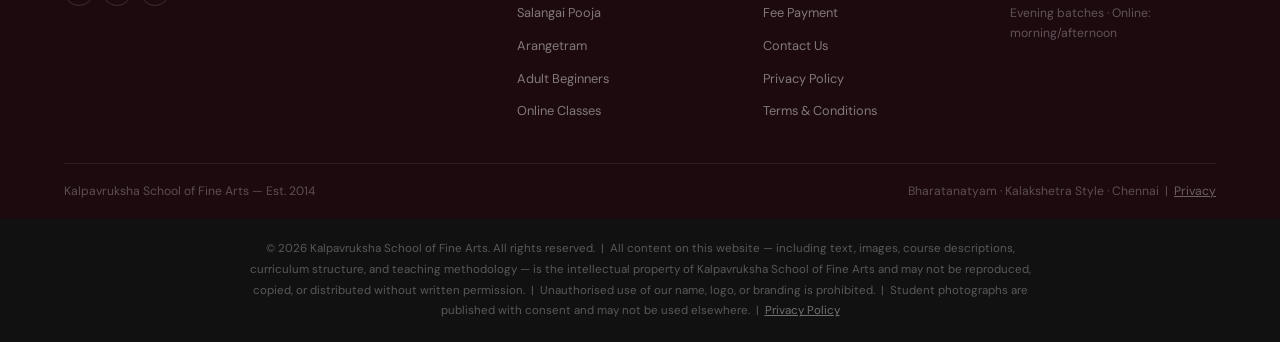
<file: contact.html>
<!DOCTYPE html>
<!-- v2026-05-10 08:48 -->
<html lang="en-IN">
<head>
  <meta charset="UTF-8">
  <meta name="google-site-verification" content="vN2-0iQwr74Br4yqT1xNynjvGHpnbKhBjR1G0NXU9Yg" />
  <meta name="viewport" content="width=device-width, initial-scale=1.0">
  <title>Contact &amp; Book Trial Class | Kalpavruksha School of Fine Arts</title>
  <meta name="description" content="Book a free trial Bharatanatyam class at Kalpavruksha School of Fine Arts, Kodambakkam, Chennai. Online and in-person batches. Enquire today.">
  <link rel="canonical" href="https://kalpavrukshafinearts.com/contact.html">
  <!-- GA4 loads only after cookie consent — see consent script at end of body -->
  <script>window.dataLayer=window.dataLayer||[];function gtag(){dataLayer.push(arguments);}gtag('consent','default',{analytics_storage:'denied',ad_storage:'denied'});</script>
  <link rel="preconnect" href="https://fonts.googleapis.com">
  <link rel="preconnect" href="https://fonts.gstatic.com" crossorigin>
  <link href="https://fonts.googleapis.com/css2?family=Playfair+Display:ital,wght@0,400;0,500;0,600;0,700;1,400&family=DM+Sans:opsz,wght@9..40,300;9..40,400;9..40,500&display=swap" rel="stylesheet">
  <link rel="stylesheet" href="css/style.css">
  <style>.contact-grid{display:grid;grid-template-columns:1fr 380px;gap:64px;align-items:start}
.contact-info-card{background:var(--saffron-l);border:1px solid var(--bdr);border-radius:4px;padding:20px 24px}
.contact-info-card h3{font-family:var(--fd);font-size:1.1rem;color:var(--ink);margin-bottom:14px}
.contact-methods{display:flex;flex-direction:column;gap:0}
.contact-method{display:flex;align-items:center;gap:12px;padding:12px 0;border-bottom:1px solid var(--bdr);text-decoration:none;color:var(--ink);transition:color 0.2s}
.contact-method:last-child{border-bottom:none}
.contact-method:hover{color:var(--saffron)}
.contact-method strong{display:block;font-size:0.85rem;color:inherit}
.contact-method span{display:block;font-size:0.78rem;color:var(--ink-soft)}
.contact-method--wa{color:#1A7A41}
.contact-method--wa:hover{color:#15623A}
.cm-arrow{margin-left:auto;color:var(--ink-soft);font-size:0.9rem}
.map-embed{border-radius:4px;overflow:hidden;margin-top:12px}
.hours-table{width:100%;font-size:0.83rem;border-collapse:collapse}
.hours-table td{padding:7px 0;border-bottom:1px solid var(--bdr);color:var(--ink-mid)}
.hours-table td:last-child{text-align:right;color:var(--saffron)}
.hours-table tr:last-child td{border-bottom:none}
.form-row{display:grid;grid-template-columns:1fr 1fr;gap:16px}
.form-group{display:flex;flex-direction:column;gap:6px;margin-bottom:16px}
.form-label{font-size:0.8rem;font-weight:500;color:var(--ink-mid);letter-spacing:0.03em}
.form-input{width:100%;padding:11px 14px;font-family:var(--fb);font-size:0.9rem;color:var(--ink);background:#fff;border:1px solid var(--bdr-s);border-radius:3px;outline:none;transition:border-color 0.2s;-webkit-appearance:none;appearance:none;box-sizing:border-box}
.form-input:focus{border-color:var(--saffron);box-shadow:0 0 0 3px rgba(200,98,26,0.1)}
.form-select{cursor:pointer;background-image:url("data:image/svg+xml,%3Csvg width='12' height='8' xmlns='http://www.w3.org/2000/svg'%3E%3Cpath d='M1 1l5 5 5-5' stroke='%237A6558' stroke-width='1.5' fill='none' stroke-linecap='round'/%3E%3C/svg%3E");background-repeat:no-repeat;background-position:right 14px center;padding-right:36px}
.form-textarea{min-height:100px;resize:vertical;line-height:1.6}
.form-radio-group{display:flex;gap:20px;flex-wrap:wrap}
.form-radio{display:flex;align-items:center;gap:8px;font-size:0.85rem;color:var(--ink-mid);cursor:pointer}
.form-radio input{accent-color:var(--saffron);width:16px;height:16px;flex-shrink:0}
@media(max-width:900px){.contact-grid{grid-template-columns:1fr}}
@media(max-width:600px){.form-row{grid-template-columns:1fr}}
</style>
  <meta property="og:type" content="website">
  <meta property="og:title" content="Contact & Book Trial Class | Kalpavruksha School of Fine Arts">
  <meta property="og:description" content="Book a free trial Bharatanatyam class at Kalpavruksha, Kodambakkam, Chennai. WhatsApp, email or enquiry form. Online and in-person available.">
  <meta property="og:url" content="https://kalpavrukshafinearts.com/contact.html">

  <meta property="og:image" content="https://kalpavrukshafinearts.com/images/arangetram.webp">
  <meta property="og:image:width" content="1400">
  <meta property="og:image:height" content="934">
  <meta property="og:image:alt" content="Bharatanatyam performance at Kalpavruksha School of Fine Arts">
  <script type="application/ld+json">
  {
    "@context": "https://schema.org",
    "@type": "BreadcrumbList",
    "itemListElement": [
      {"@type": "ListItem","position": 1,"name": "Home","item": "https://kalpavrukshafinearts.com/"},
      {"@type": "ListItem","position": 2,"name": "Contact","item": "https://kalpavrukshafinearts.com/contact.html"}
    ]
  }
  </script>
</head>
<body>
<a href="#main" class="skip">Skip to main content</a>
<nav class="site-nav" id="site-nav" role="navigation" aria-label="Main navigation">
  <div class="ni">
    <div class="nl"><a href="index.html" class="logo" aria-label="Kalpavruksha home"><img loading="lazy" src="images/logo.webp" alt="Kalpavruksha School of Fine Arts logo" style="width:40px;height:40px;border-radius:50%;object-fit:cover;flex-shrink:0"><div class="logo-t"><span class="logo-n">Kalpavruksha</span><span class="logo-s">School of Fine Arts</span></div></a></div>
    <button class="ntog" aria-label="Toggle menu" aria-expanded="false"><span></span><span></span><span></span></button>
    <ul class="nm"><li><a href="index.html">Home <span class="narr">▾</span></a><div class="ndd"><a href="index.html#about">About Us</a><a href="index.html#courses">Course Overview</a><a href="index.html#how-to-join">How to Join</a></div></li><li><a href="courses.html">Courses <span class="narr">▾</span></a><div class="ndd"><a href="courses.html#dance-path">Dance Path</a><a href="courses.html#beginners">Foundation (Age 4+)</a><a href="courses.html#intermediate">Intermediate</a><a href="courses.html#Advanced">Advanced</a><a href="courses.html#salangai">Salangai Pooja</a><a href="courses.html#arangetram">Arangetram</a><a href="courses.html#adults">Adult Beginners</a><a href="courses.html#timings">Timings</a><a href="courses.html#bridge-exams">Grade Exams</a></div></li><li><a href="guru.html">Our Guru <span class="narr">▾</span></a><div class="ndd"><a href="guru.html#bio">Biography</a><a href="guru.html#philosophy">Philosophy</a><a href="guru.html#lineage">Lineage</a><a href="guru.html#performances">Performances</a></div></li><li><a href="online-classes.html">Online Classes <span class="narr">▾</span></a><div class="ndd"><a href="online-classes.html#how-it-works">How It Works</a><a href="online-classes.html#requirements">Requirements</a><a href="online-classes.html#faq">FAQ</a><a href="online-classes.html#testimonials">Student Stories</a></div></li><li><a href="events.html">Events & Gallery <span class="narr">▾</span></a><div class="ndd"><a href="events.html#upcoming">Upcoming Events</a><a href="events.html#highlights">Highlights</a><a href="events.html#gallery">Gallery</a></div></li><li><a href="faq.html">FAQ</a></li><li><a href="fees.html">Fee Payment</a></li>
      <li><a href="contact.html" class="ncta">Book Trial Class</a></li></ul>
  </div>
</nav>
<main id="main">
<div class="page-hero">
  <div class="container page-hero-inner">
    <nav class="breadcrumb" aria-label="Breadcrumb"><a href="index.html">Home</a><span class="breadcrumb-sep" aria-hidden="true">›</span><span aria-current="page">Contact</span></nav>
    <span class="section-label">We'd love to hear from you</span>
    <h1 class="display-lg" style="margin-top:8px">Book a Free Trial Class</h1>
    <p>No fees. No commitment. Just come and experience Bharatanatyam.</p>
  </div>
</div>

<!-- CONTACT SECTION -->
<section class="section section--white" id="enquiry">
  <div class="container">
    <div class="contact-grid">

      <!-- FORM -->
      <div class="contact-form-col">
        <span class="section-label">Enquiry form</span>
        <h2 class="display-md" style="margin-top:8px;margin-bottom:8px">Tell us about yourself</h2>
        <p style="color:var(--ink-soft);margin-bottom:24px;font-size:0.9rem">Fill the form below — we will review your details and get back to you via WhatsApp or phone. Your trial class is completely free.</p>

        <!-- GOOGLE FORM EMBED -->
        <div style="background:#fff;border:1px solid var(--bdr);border-radius:8px;overflow:hidden;margin-bottom:24px;box-shadow:0 2px 12px rgba(0,0,0,0.06)">
          <div style="background:linear-gradient(135deg,#5c1522,#7B1D2E);padding:16px 24px;display:flex;align-items:center;gap:12px">
            <div style="width:36px;height:36px;background:rgba(255,255,255,0.15);border-radius:50%;display:flex;align-items:center;justify-content:center;flex-shrink:0;font-size:1.1rem">📋</div>
            <div>
              <strong style="display:block;color:#fff;font-family:'Playfair Display',serif;font-size:0.95rem">Registration Form</strong>
              <span style="display:block;color:rgba(255,255,255,0.65);font-size:0.74rem;margin-top:2px">Fill in your details — we will review and get back to you</span>
            </div>
          </div>
          <iframe
            src="https://docs.google.com/forms/d/e/1FAIpQLSdPq9sQ91obcxQRIx3T2dWRU6nCVrkUm-IS5nJ3u9ghmiGKuw/viewform?embedded=true"
            width="100%"
            height="1800"
            frameborder="0"
            marginheight="0"
            marginwidth="0"
            title="Book a free trial class at Kalpavruksha School of Fine Arts"
            style="display:block;border:none">
            Loading form…
          </iframe>
        </div>

        <p style="font-size:0.80rem;color:var(--ink-soft);line-height:1.6;margin-bottom:20px">
          Your details are used only to respond to your enquiry and schedule your trial class.
          We do not share your information with third parties.
          <a href="privacy.html" style="color:var(--saffron)">See our Privacy Policy</a>.
        </p>

        <div style="background:var(--saffron-l);border:1px solid var(--bdr);border-radius:4px;padding:16px 20px;display:flex;align-items:center;gap:14px;flex-wrap:wrap">
          <div style="flex:1;min-width:160px">
            <strong style="font-size:0.86rem;color:var(--ink);display:block;margin-bottom:4px">Prefer WhatsApp?</strong>
            <p style="font-size:0.80rem;color:var(--ink-soft);line-height:1.5">Message us directly and we will respond right away.</p>
          </div>
          <a href="https://wa.me/917200095585?text=Hello%2C+I+am+interested+in+a+free+trial+class+at+Kalpavruksha+School+of+Fine+Arts.+Please+share+details."
             target="_blank" rel="noopener noreferrer"
             class="btn bp"
             style="flex-shrink:0"
             aria-label="Send trial class enquiry via WhatsApp (opens WhatsApp)" onclick="if(window.gtag){gtag('event','enquiry_initiated',{method:'whatsapp',page_title:document.title})}">
            <svg viewBox="0 0 24 24" fill="currentColor" style="width:16px;height:16px;flex-shrink:0"><path d="M17.472 14.382c-.297-.149-1.758-.867-2.03-.967-.273-.099-.471-.148-.67.15-.197.297-.767.966-.94 1.164-.173.199-.347.223-.644.075-.297-.15-1.255-.463-2.39-1.475-.883-.788-1.48-1.761-1.653-2.059-.173-.297-.018-.458.13-.606.134-.133.298-.347.446-.52.149-.174.198-.298.298-.497.099-.198.05-.371-.025-.52-.075-.149-.669-1.612-.916-2.207-.242-.579-.487-.5-.669-.51-.173-.008-.371-.01-.57-.01-.198 0-.52.074-.792.372-.272.297-1.04 1.016-1.04 2.479 0 1.462 1.065 2.875 1.213 3.074.149.198 2.096 3.2 5.077 4.487.709.306 1.262.489 1.694.625.712.227 1.36.195 1.871.118.571-.085 1.758-.719 2.006-1.413.248-.694.248-1.289.173-1.413-.074-.124-.272-.198-.57-.347m-5.421 7.403h-.004a9.87 9.87 0 01-5.031-1.378l-.361-.214-3.741.982.998-3.648-.235-.374a9.86 9.86 0 01-1.51-5.26c.001-5.45 4.436-9.884 9.888-9.884 2.64 0 5.122 1.03 6.988 2.898a9.825 9.825 0 012.893 6.994c-.003 5.45-4.437 9.884-9.885 9.884m8.413-18.297A11.815 11.815 0 0012.05 0C5.495 0 .16 5.335.157 11.892c0 2.096.547 4.142 1.588 5.945L.057 24l6.305-1.654a11.882 11.882 0 005.683 1.448h.005c6.554 0 11.89-5.335 11.893-11.893a11.821 11.821 0 00-3.48-8.413z"/></svg>
            WhatsApp Us
          </a>
        </div>
      </div>

            <!-- SIDEBAR -->
      <aside class="contact-sidebar" id="location">
        <div class="contact-info-card">
          <h3>Reach us directly</h3>
          <div class="contact-methods">
            <a href="https://wa.me/917200095585?text=Hello%2C+I+am+interested+in+Bharatanatyam+classes+at+Kalpavruksha.+Please+share+more+details." target="_blank" rel="noopener" class="contact-method contact-method--wa" onclick="if(window.gtag){gtag('event','enquiry_initiated',{method:'whatsapp',page_title:document.title})}">
              <svg viewBox="0 0 24 24" fill="currentColor" aria-hidden="true" width="22" height="22"><path d="M17.472 14.382c-.297-.149-1.758-.867-2.03-.967-.273-.099-.471-.148-.67.15-.197.297-.767.966-.94 1.164-.173.199-.347.223-.644.075-.297-.15-1.255-.463-2.39-1.475-.883-.788-1.48-1.761-1.653-2.059-.173-.297-.018-.458.13-.606.134-.133.298-.347.446-.52.149-.174.198-.298.298-.497.099-.198.05-.371-.025-.52-.075-.149-.669-1.612-.916-2.207-.242-.579-.487-.5-.669-.51-.173-.008-.371-.01-.57-.01-.198 0-.52.074-.792.372-.272.297-1.04 1.016-1.04 2.479 0 1.462 1.065 2.875 1.213 3.074.149.198 2.096 3.2 5.077 4.487.709.306 1.262.489 1.694.625.712.227 1.36.195 1.871.118.571-.085 1.758-.719 2.006-1.413.248-.694.248-1.289.173-1.413-.074-.124-.272-.198-.57-.347m-5.421 7.403h-.004a9.87 9.87 0 01-5.031-1.378l-.361-.214-3.741.982.998-3.648-.235-.374a9.86 9.86 0 01-1.51-5.26c.001-5.45 4.436-9.884 9.888-9.884 2.64 0 5.122 1.03 6.988 2.898a9.825 9.825 0 012.893 6.994c-.003 5.45-4.437 9.884-9.885 9.884m8.413-18.297A11.815 11.815 0 0012.05 0C5.495 0 .16 5.335.157 11.892c0 2.096.547 4.142 1.588 5.945L.057 24l6.305-1.654a11.882 11.882 0 005.683 1.448h.005c6.554 0 11.89-5.335 11.893-11.893a11.821 11.821 0 00-3.48-8.413z"/></svg>
              <div><strong>WhatsApp</strong><span>+91 72000 95585</span></div>
              <span class="cm-arrow" aria-hidden="true">→</span>
            </a>
            <a href="tel:+917200095585" class="contact-method" onclick="if(window.gtag){gtag('event','enquiry_initiated',{method:'phone_call',page_title:document.title})}">
              <svg viewBox="0 0 24 24" fill="none" stroke="currentColor" stroke-width="2" aria-hidden="true" width="22" height="22"><path d="M22 16.92v3a2 2 0 01-2.18 2 19.79 19.79 0 01-8.63-3.07A19.5 19.5 0 013.05 9.75a19.79 19.79 0 01-3.07-8.67A2 2 0 012 2h3a2 2 0 012 1.72c.127.96.361 1.903.7 2.81a2 2 0 01-.45 2.11L6.09 9.91a16 16 0 006 6l1.27-1.27a2 2 0 012.11-.45c.907.339 1.85.573 2.81.7A2 2 0 0122 16.92z"/></svg>
              <div><strong>Call us</strong><span>+91 72000 95585</span></div>
              <span class="cm-arrow" aria-hidden="true">→</span>
            </a>
            <a href="mailto:info@kalpavrukshafinearts.com" class="contact-method">
              <svg viewBox="0 0 24 24" fill="none" stroke="currentColor" stroke-width="2" aria-hidden="true" width="22" height="22"><path d="M4 4h16c1.1 0 2 .9 2 2v12c0 1.1-.9 2-2 2H4c-1.1 0-2-.9-2-2V6c0-1.1.9-2 2-2z"/><polyline points="22,6 12,13 2,6"/></svg>
              <div><strong>Email</strong><span>info@kalpavrukshafinearts.com</span></div>
              <span class="cm-arrow" aria-hidden="true">→</span>
            </a>
          </div>
        </div>

        <div class="contact-info-card" style="margin-top:20px">
          <h3>Location</h3>
          <p style="font-size:0.85rem;color:var(--ink-mid);margin-bottom:12px">Kodambakkam, Chennai, Tamil Nadu 600024, India</p>
          <div class="map-embed" role="region" aria-label="Map of Kodambakkam, Chennai">
            <iframe
              title="Kalpavruksha School location — Kodambakkam, Chennai"
              src="https://www.google.com/maps/embed?pb=!1m18!1m12!1m3!1d3886.813082311202!2d80.22324497462384!3d13.047566787274809!2m3!1f0!2f0!3f0!3m2!1i1024!2i768!4f13.1!3m3!1m2!1s0x3a5267bebde361bb%3A0x4eaa039af7d564c9!2sKalpavruksha%20School%20of%20Fine%20Arts!5e0!3m2!1sen!2sin!4v1778039184953!5m2!1sen!2sin"
              width="100%" height="220" style="border:0;border-radius:4px;display:block" allowfullscreen loading="lazy" referrerpolicy="no-referrer-when-downgrade">
            </iframe>
          </div>
          <a href="https://maps.google.com/?q=Kodambakkam+Chennai" target="_blank" rel="noopener" class="btn bs" style="width:100%;justify-content:center;margin-top:12px;font-size:0.8rem;padding:10px">Open in Google Maps →</a>
        </div>

        <div class="contact-info-card" style="margin-top:20px">
          <h3>Class hours</h3>
          <table class="hours-table" aria-label="Class timings">
            <tbody>
              <tr><td>Weekdays (regular)</td><td>Evenings: 4:00 PM – 9:30 PM</td></tr>
              <tr><td>Evening (adults)</td><td>Weekday evenings</td></tr>
              <tr><td>Online</td><td>By arrangement</td></tr>
            </tbody>
          </table>
          <p style="font-size:0.78rem;color:var(--ink-soft);margin-top:12px">Exact timings are confirmed at enrolment. No weekend batches currently.</p>
        </div>
      </aside>
    </div>
  </div>
</section>

<!-- FULL FAQ -->
<section class="section section--cream" id="faq">
  <div class="container" style="max-width:640px;text-align:center">
    <span class="section-label">Got questions?</span>
    <h2 class="display-md" style="margin-top:8px;margin-bottom:14px">Frequently Asked Questions</h2>
    <p style="color:#7A6558;margin-bottom:24px">Find all answers on our dedicated FAQ page — covering classes, schedule, fees, milestones, and more.</p>
    <a href="faq.html" class="btn bp">View All FAQs →</a>
  </div>
</section>
</main>
<footer class="ft"><div class="c"><div class="fg">
  <div class="fb-brand">
    <a href="index.html" style="text-decoration:none;display:flex;align-items:center;gap:10px;margin-bottom:12px">
      <img loading="lazy" src="images/logo.webp" alt="Kalpavruksha logo" style="width:40px;height:40px;border-radius:50%;object-fit:cover">
      <div class="logo-t"><span class="logo-n">Kalpavruksha</span><span class="logo-s">School of Fine Arts</span></div>
    </a>
    <p>Authentic Bharatanatyam in the Kalakshetra style. Founded by Smt. Deepa Sadasivam. Serving Chennai and the world since 2014.</p>
    <div style="display:flex;gap:8px;margin-top:14px">
      <a href="https://www.facebook.com/kalpavrukshaschooloffinearts/" target="_blank" rel="noopener" class="fsoc" aria-label="Kalpavruksha on Facebook (opens in new tab)"><svg viewBox="0 0 24 24" fill="currentColor" width="16" height="16"><path d="M24 12.073c0-6.627-5.373-12-12-12s-12 5.373-12 12c0 5.99 4.388 10.954 10.125 11.854v-8.385H7.078v-3.47h3.047V9.43c0-3.007 1.792-4.669 4.533-4.669 1.312 0 2.686.235 2.686.235v2.953H15.83c-1.491 0-1.956.925-1.956 1.874v2.25h3.328l-.532 3.47h-2.796v8.385C19.612 23.027 24 18.062 24 12.073z"/></svg></a>
      <a href="https://www.youtube.com/channel/UCljUDGBZsBAb4ENWV3Zk0Pw" target="_blank" rel="noopener" class="fsoc" aria-label="Kalpavruksha on YouTube (opens in new tab)"><svg viewBox="0 0 24 24" fill="currentColor" width="16" height="16"><path d="M23.498 6.186a3.016 3.016 0 0 0-2.122-2.136C19.505 3.545 12 3.545 12 3.545s-7.505 0-9.377.505A3.017 3.017 0 0 0 .502 6.186C0 8.07 0 12 0 12s0 3.93.502 5.814a3.016 3.016 0 0 0 2.122 2.136c1.871.505 9.376.505 9.376.505s7.505 0 9.377-.505a3.015 3.015 0 0 0 2.122-2.136C24 15.93 24 12 24 12s0-3.93-.502-5.814zM9.545 15.568V8.432L15.818 12l-6.273 3.568z"/></svg></a>
      <a href="https://www.instagram.com/kalpavruksha_schooloffinearts?utm_source=ig_web_button_share_sheet&igsh=ZDNlZDc0MzIxNw==" target="_blank" rel="noopener" class="fsoc" aria-label="Kalpavruksha on Instagram (opens in new tab)"><svg viewBox="0 0 24 24" fill="currentColor" width="16" height="16"><path d="M12 2.163c3.204 0 3.584.012 4.85.07 3.252.148 4.771 1.691 4.919 4.919.058 1.265.069 1.645.069 4.849 0 3.205-.012 3.584-.069 4.849-.149 3.225-1.664 4.771-4.919 4.919-1.266.058-1.644.07-4.85.07-3.204 0-3.584-.012-4.849-.07-3.26-.149-4.771-1.699-4.919-4.92-.058-1.265-.07-1.644-.07-4.849 0-3.204.013-3.583.07-4.849.149-3.227 1.664-4.771 4.919-4.919 1.266-.057 1.645-.069 4.849-.069zm0-2.163c-3.259 0-3.667.014-4.947.072-4.358.2-6.78 2.618-6.98 6.98-.059 1.281-.073 1.689-.073 4.948 0 3.259.014 3.668.072 4.948.2 4.358 2.618 6.78 6.98 6.98 1.281.058 1.689.072 4.948.072 3.259 0 3.668-.014 4.948-.072 4.354-.2 6.782-2.618 6.979-6.98.059-1.28.073-1.689.073-4.948 0-3.259-.014-3.667-.072-4.947-.196-4.354-2.617-6.78-6.979-6.98-1.281-.059-1.69-.073-4.949-.073zm0 5.838c-3.403 0-6.162 2.759-6.162 6.162s2.759 6.163 6.162 6.163 6.162-2.759 6.162-6.163c0-3.403-2.759-6.162-6.162-6.162zm0 10.162c-2.209 0-4-1.79-4-4 0-2.209 1.791-4 4-4s4 1.791 4 4c0 2.21-1.791 4-4 4zm6.406-11.845c-.796 0-1.441.645-1.441 1.44s.645 1.44 1.441 1.44c.795 0 1.439-.645 1.439-1.44s-.644-1.44-1.439-1.44z"/></svg></a>
    </div>
  </div>
  <div class="fcol"><h4>Courses</h4><ul>
    <li><a href="courses.html#beginners">Foundation (Age 4+)</a></li>
    <li><a href="courses.html#intermediate">Intermediate</a></li>
    <li><a href="courses.html#Advanced">Advanced</a></li>
    <li><a href="courses.html#salangai">Salangai Pooja</a></li>
    <li><a href="courses.html#arangetram">Arangetram</a></li>
    <li><a href="courses.html#adults">Adult Beginners</a></li>
    <li><a href="online-classes.html">Online Classes</a></li>
  </ul></div>
  <div class="fcol"><h4>School</h4><ul>
    <li><a href="guru.html">Our Guru</a></li>
    <li><a href="events.html">Events &amp; Gallery</a></li>
    <li><a href="faq.html">FAQ</a></li>
    <li><a href="fees.html">Fee Payment</a></li>
    <li><a href="contact.html">Contact Us</a></li>
    <li><a href="privacy.html">Privacy Policy</a></li>
    <li><a href="terms.html">Terms &amp; Conditions</a></li>
  </ul></div>
  <div class="fcol"><h4>Contact</h4><ul>
    <li><a href="tel:+917200095585" onclick="if(window.gtag){gtag('event','enquiry_initiated',{method:'phone_call',page_title:document.title})}">+91 72000 95585</a></li>
    <li><a href="mailto:info@kalpavrukshafinearts.com">info@kalpavrukshafinearts.com</a></li>
    <li><a href="https://maps.google.com/?q=Kodambakkam+Chennai" target="_blank" rel="noopener">Kodambakkam, Chennai 600024</a></li>
  </ul>
  <p style="margin-top:12px;font-size:0.76rem;color:rgba(255,255,255,0.30)">Evening batches · Online: morning/afternoon</p></div>
</div>
<div class="fb-bot">
  <p>Kalpavruksha School of Fine Arts &mdash; Est. 2014</p>
  <p>Bharatanatyam &middot; Kalakshetra Style &middot; Chennai &nbsp;|&nbsp; <a href="privacy.html" style="color:rgba(255,255,255,0.35)">Privacy</a></p>
</div></div></footer>
<div style="background:#111;padding:20px 0;margin-top:0">
  <div class="c">
    <p style="font-size:0.72rem;color:rgba(255,255,255,0.30);text-align:center;line-height:1.8;max-width:800px;margin:0 auto">
      &copy; 2026 Kalpavruksha School of Fine Arts. All rights reserved. &nbsp;|&nbsp;
      All content on this website — including text, images, course descriptions, curriculum structure, and teaching methodology — is the intellectual property of Kalpavruksha School of Fine Arts and may not be reproduced, copied, or distributed without written permission.
      &nbsp;|&nbsp; Unauthorised use of our name, logo, or branding is prohibited.
      &nbsp;|&nbsp; Student photographs are published with consent and may not be used elsewhere.
      &nbsp;|&nbsp; <a href="privacy.html" style="color:rgba(255,255,255,0.40)">Privacy Policy</a>
    </p>
  </div>
</div>
<a class="wa" href="https://wa.me/917200095585?text=Hello%2C+I+am+interested+in+Bharatanatyam+classes." target="_blank" rel="noopener" aria-label="Chat on WhatsApp" onclick="if(window.gtag){gtag('event','enquiry_initiated',{method:'whatsapp',page_title:document.title})}"><svg viewBox="0 0 24 24" fill="currentColor" style="width:20px;height:20px;flex-shrink:0"><path d="M17.472 14.382c-.297-.149-1.758-.867-2.03-.967-.273-.099-.471-.148-.67.15-.197.297-.767.966-.94 1.164-.173.199-.347.223-.644.075-.297-.15-1.255-.463-2.39-1.475-.883-.788-1.48-1.761-1.653-2.059-.173-.297-.018-.458.13-.606.134-.133.298-.347.446-.52.149-.174.198-.298.298-.497.099-.198.05-.371-.025-.52-.075-.149-.669-1.612-.916-2.207-.242-.579-.487-.5-.669-.51-.173-.008-.371-.01-.57-.01-.198 0-.52.074-.792.372-.272.297-1.04 1.016-1.04 2.479 0 1.462 1.065 2.875 1.213 3.074.149.198 2.096 3.2 5.077 4.487.709.306 1.262.489 1.694.625.712.227 1.36.195 1.871.118.571-.085 1.758-.719 2.006-1.413.248-.694.248-1.289.173-1.413-.074-.124-.272-.198-.57-.347m-5.421 7.403h-.004a9.87 9.87 0 01-5.031-1.378l-.361-.214-3.741.982.998-3.648-.235-.374a9.86 9.86 0 01-1.51-5.26c.001-5.45 4.436-9.884 9.888-9.884 2.64 0 5.122 1.03 6.988 2.898a9.825 9.825 0 012.893 6.994c-.003 5.45-4.437 9.884-9.885 9.884m8.413-18.297A11.815 11.815 0 0012.05 0C5.495 0 .16 5.335.157 11.892c0 2.096.547 4.142 1.588 5.945L.057 24l6.305-1.654a11.882 11.882 0 005.683 1.448h.005c6.554 0 11.89-5.335 11.893-11.893a11.821 11.821 0 00-3.48-8.413z"/></svg><span>Chat with us</span></a>
<script>
(function(){
  var t=document.querySelector('.ntog'),m=document.querySelector('.nm');
  if(t&&m){
    t.addEventListener('click',function(){var o=m.classList.toggle('open');t.setAttribute('aria-expanded',o);});
    m.querySelectorAll('a').forEach(function(a){a.addEventListener('click',function(){m.classList.remove('open');t.setAttribute('aria-expanded','false');});});
  }
  // Keyboard-accessible dropdowns
  document.querySelectorAll('.nm>li').forEach(function(li){
    li.addEventListener('focusin',function(){var d=li.querySelector('.ndd');if(d)d.style.display='block';});
    li.addEventListener('focusout',function(e){if(!li.contains(e.relatedTarget)){var d=li.querySelector('.ndd');if(d)d.style.display='';}});
    li.addEventListener('keydown',function(e){if(e.key==='Escape'){var d=li.querySelector('.ndd');if(d)d.style.display='';var a=li.querySelector('a');if(a)a.focus();}});
  });
  document.querySelectorAll('.faq-q').forEach(function(b){
    b.addEventListener('click',function(){
      var it=b.closest('.faq-item'),op=it.classList.contains('open');
      document.querySelectorAll('.faq-item.open').forEach(function(i){i.classList.remove('open');var a=i.querySelector('.faq-a');if(a)a.style.maxHeight=null;});
      if(!op){it.classList.add('open');var a=it.querySelector('.faq-a');if(a)a.style.maxHeight=a.scrollHeight+'px';}
    });
  });
  var sl=document.querySelectorAll('.psn a[href^="#"]');
  if(sl.length){
    var ob=new IntersectionObserver(function(en){en.forEach(function(e){if(e.isIntersecting){sl.forEach(function(a){a.classList.remove('on');});var l=document.querySelector('.psn a[href="#'+e.target.id+'"]');if(l)l.classList.add('on');}});},{rootMargin:'-68px 0px -50% 0px',threshold:0});
    document.querySelectorAll('[id]').forEach(function(el){ob.observe(el);});
  }
})();
</script>

<!-- Cookie Consent + GA4 conditional loader -->
<script>
(function(){
  var KEY='kfa_consent';
  var consent=localStorage.getItem(KEY);

  function loadGA4(){
    if(window._ga4Loaded)return;
    window._ga4Loaded=true;
    var s=document.createElement('script');
    s.async=true;
    s.src='https://www.googletagmanager.com/gtag/js?id=G-Z66NRXP98K';
    document.head.appendChild(s);
    s.onload=function(){
      gtag('consent','update',{analytics_storage:'granted',ad_storage:'denied'});
      gtag('config','G-Z66NRXP98K',{send_page_view:true});
    };
  }

  function showBanner(){
    var b=document.createElement('div');
    b.id='kfa-cookie-banner';
    b.setAttribute('role','region');
    b.setAttribute('aria-label','Cookie consent');
    b.style.cssText='position:fixed;bottom:0;left:0;right:0;z-index:99999;background:#1a0a0e;color:#f0ede8;padding:14px 20px;display:flex;align-items:center;justify-content:space-between;flex-wrap:wrap;gap:12px;font-family:sans-serif;font-size:13px;border-top:1px solid rgba(255,255,255,0.12);line-height:1.5';
    b.innerHTML='<span style="max-width:520px">We use cookies for analytics (Google Analytics) to understand how visitors use our site. <a href="/privacy.html" style="color:#F8DC8C;text-decoration:underline">Privacy Policy</a></span>'
      +'<div style="display:flex;gap:8px;flex-shrink:0">'
      +'<button id="kfa-decline" style="padding:8px 16px;border:1px solid rgba(255,255,255,0.25);background:transparent;color:#f0ede8;border-radius:4px;cursor:pointer;font-size:13px;font-family:sans-serif">Decline</button>'
      +'<button id="kfa-accept" style="padding:8px 20px;border:none;background:#C8621A;color:#fff;border-radius:4px;cursor:pointer;font-size:13px;font-family:sans-serif;font-weight:500">Accept</button>'
      +'</div>';
    document.body.appendChild(b);
    document.getElementById('kfa-accept').onclick=function(){
      localStorage.setItem(KEY,'accepted');
      loadGA4();
      b.remove();
    };
    document.getElementById('kfa-decline').onclick=function(){
      localStorage.setItem(KEY,'declined');
      b.remove();
    };
  }

  if(consent==='accepted'){
    loadGA4();
  } else if(!consent){
    if(document.readyState==='loading'){
      document.addEventListener('DOMContentLoaded',showBanner);
    } else { showBanner(); }
  }
})();
</script>
</body>
</html>
</file>
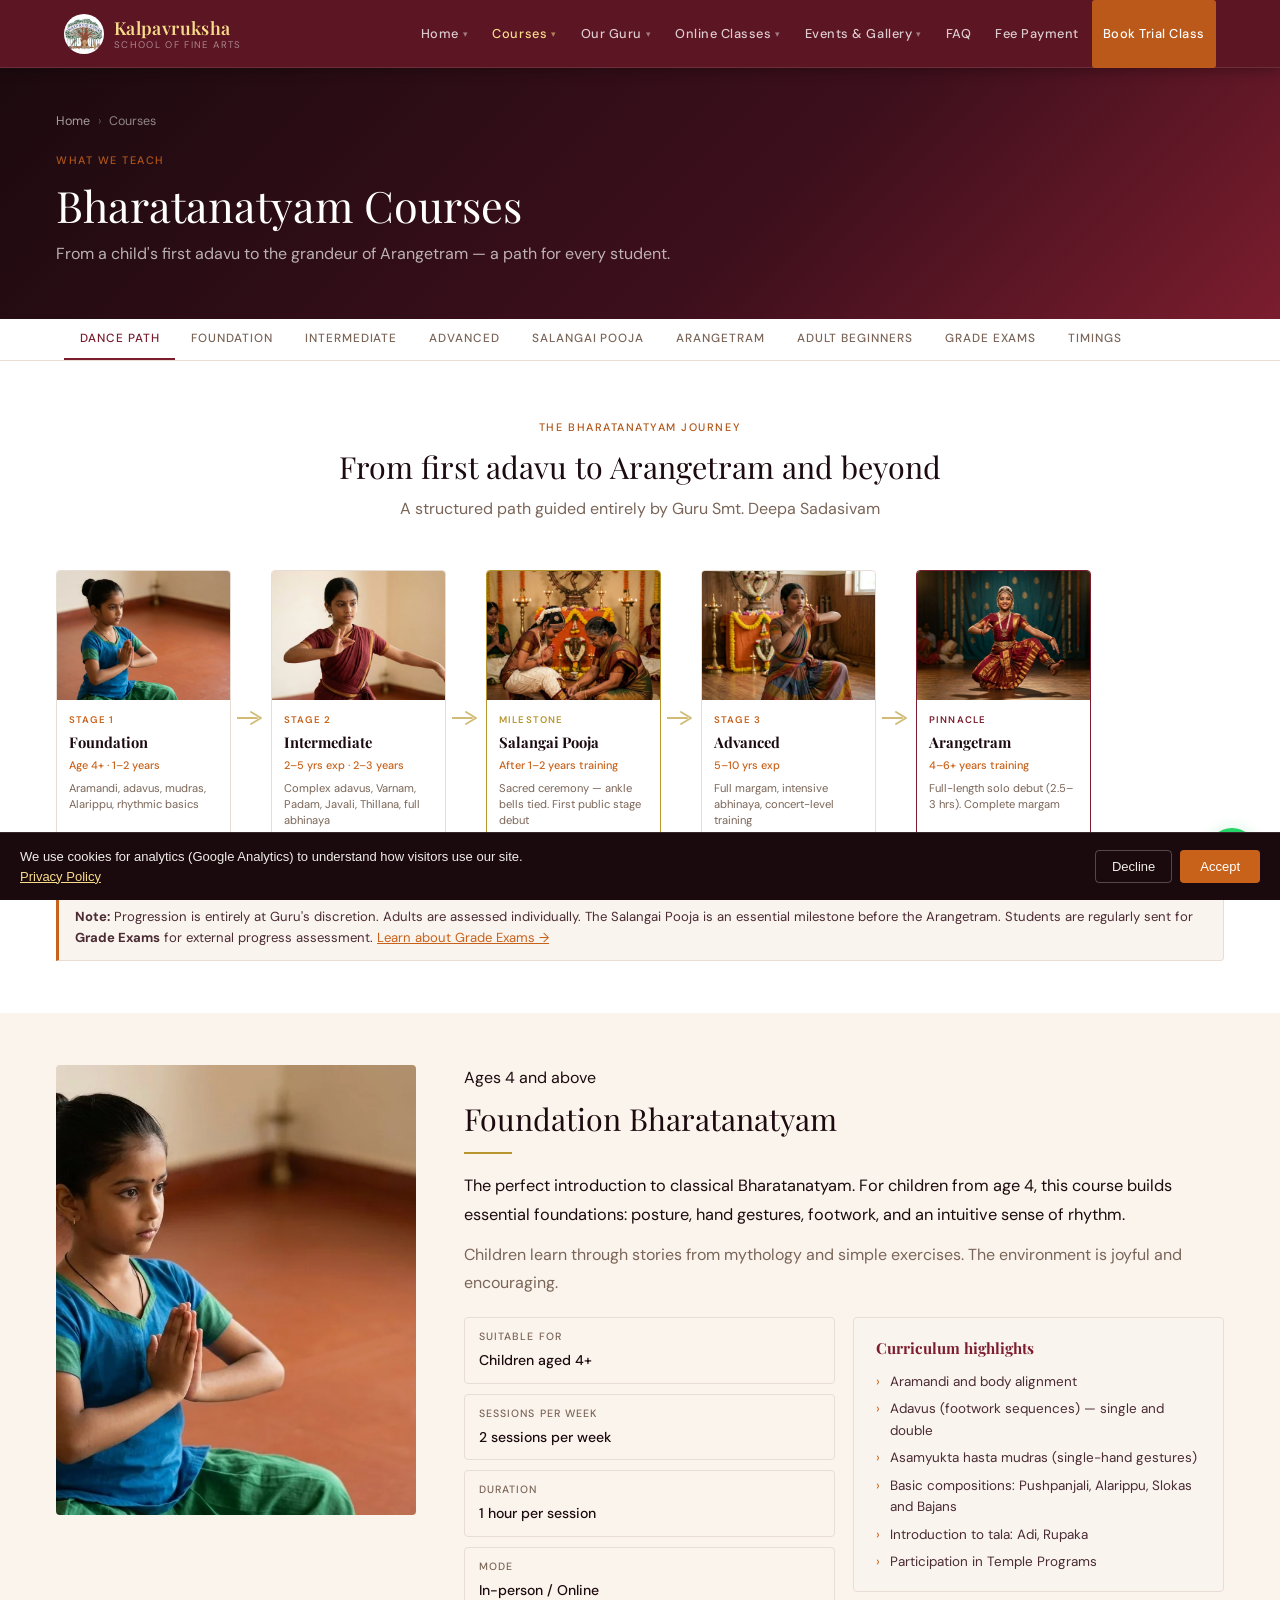
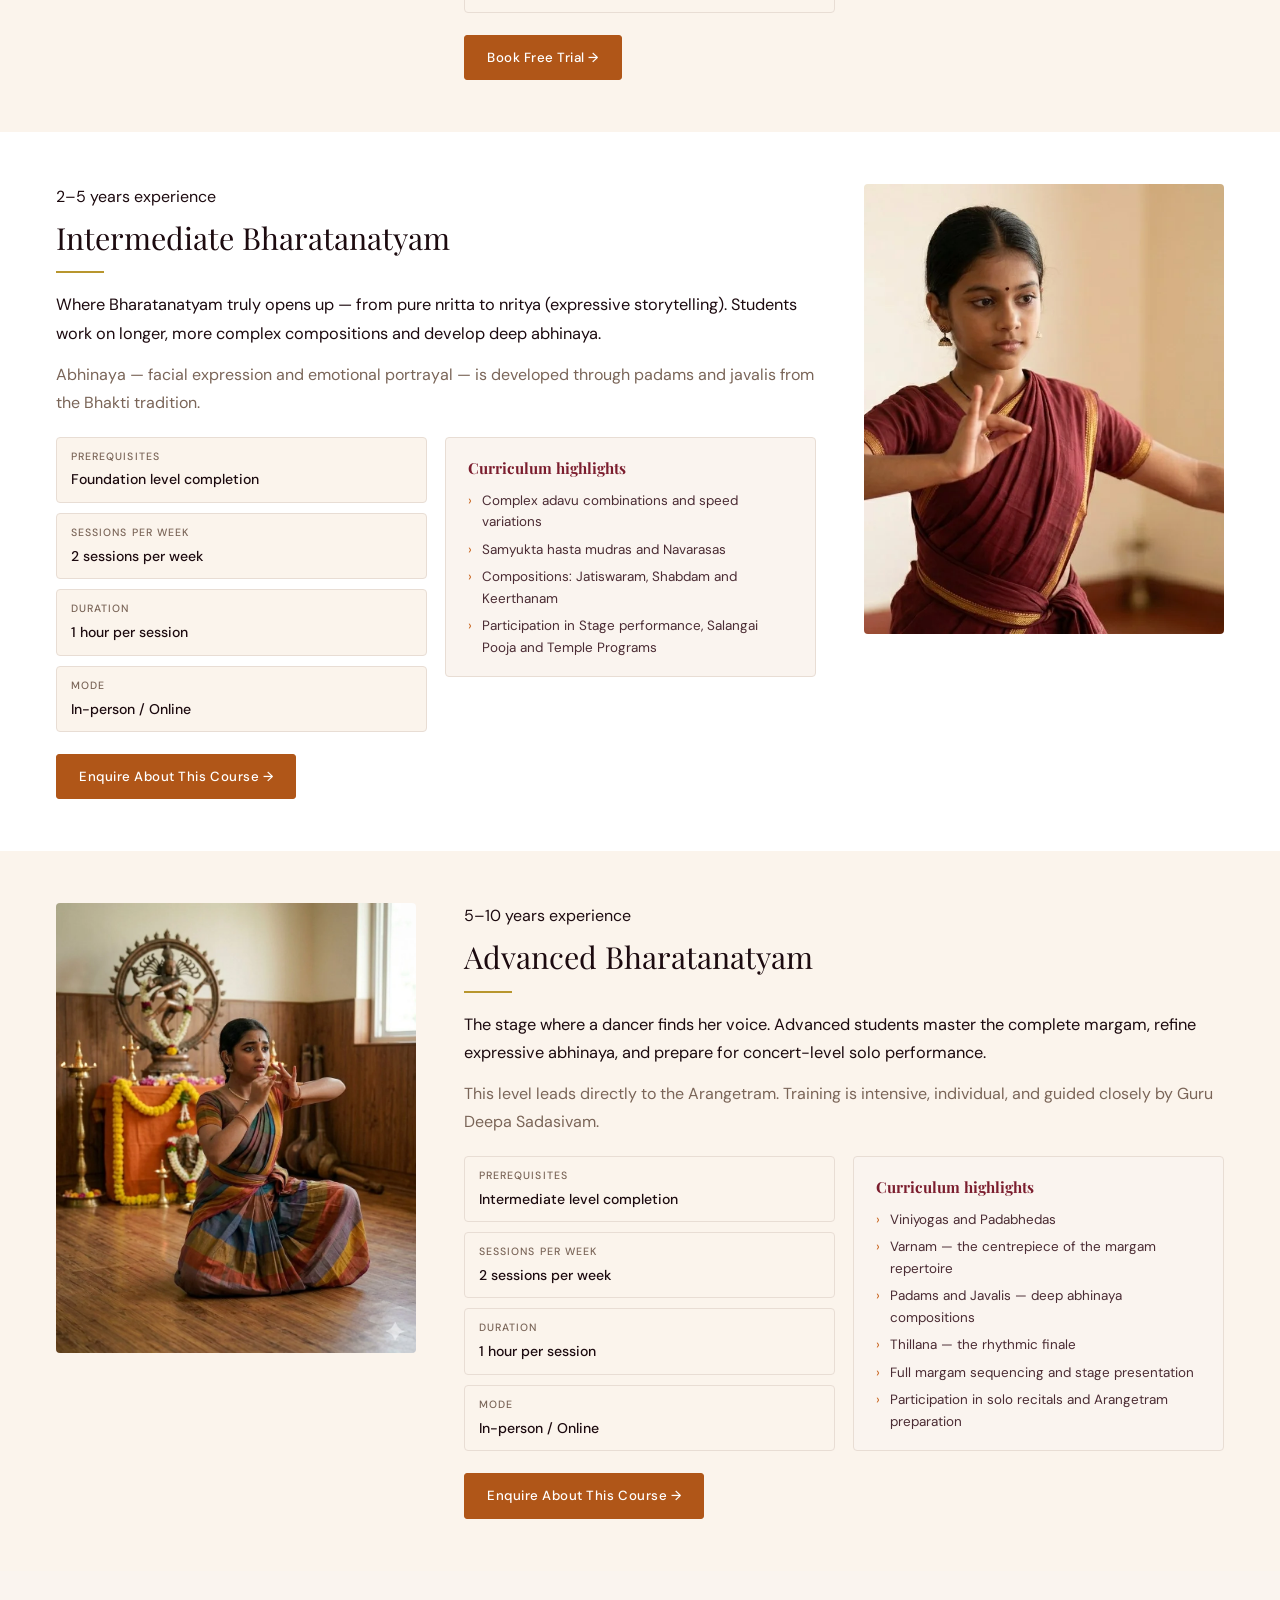
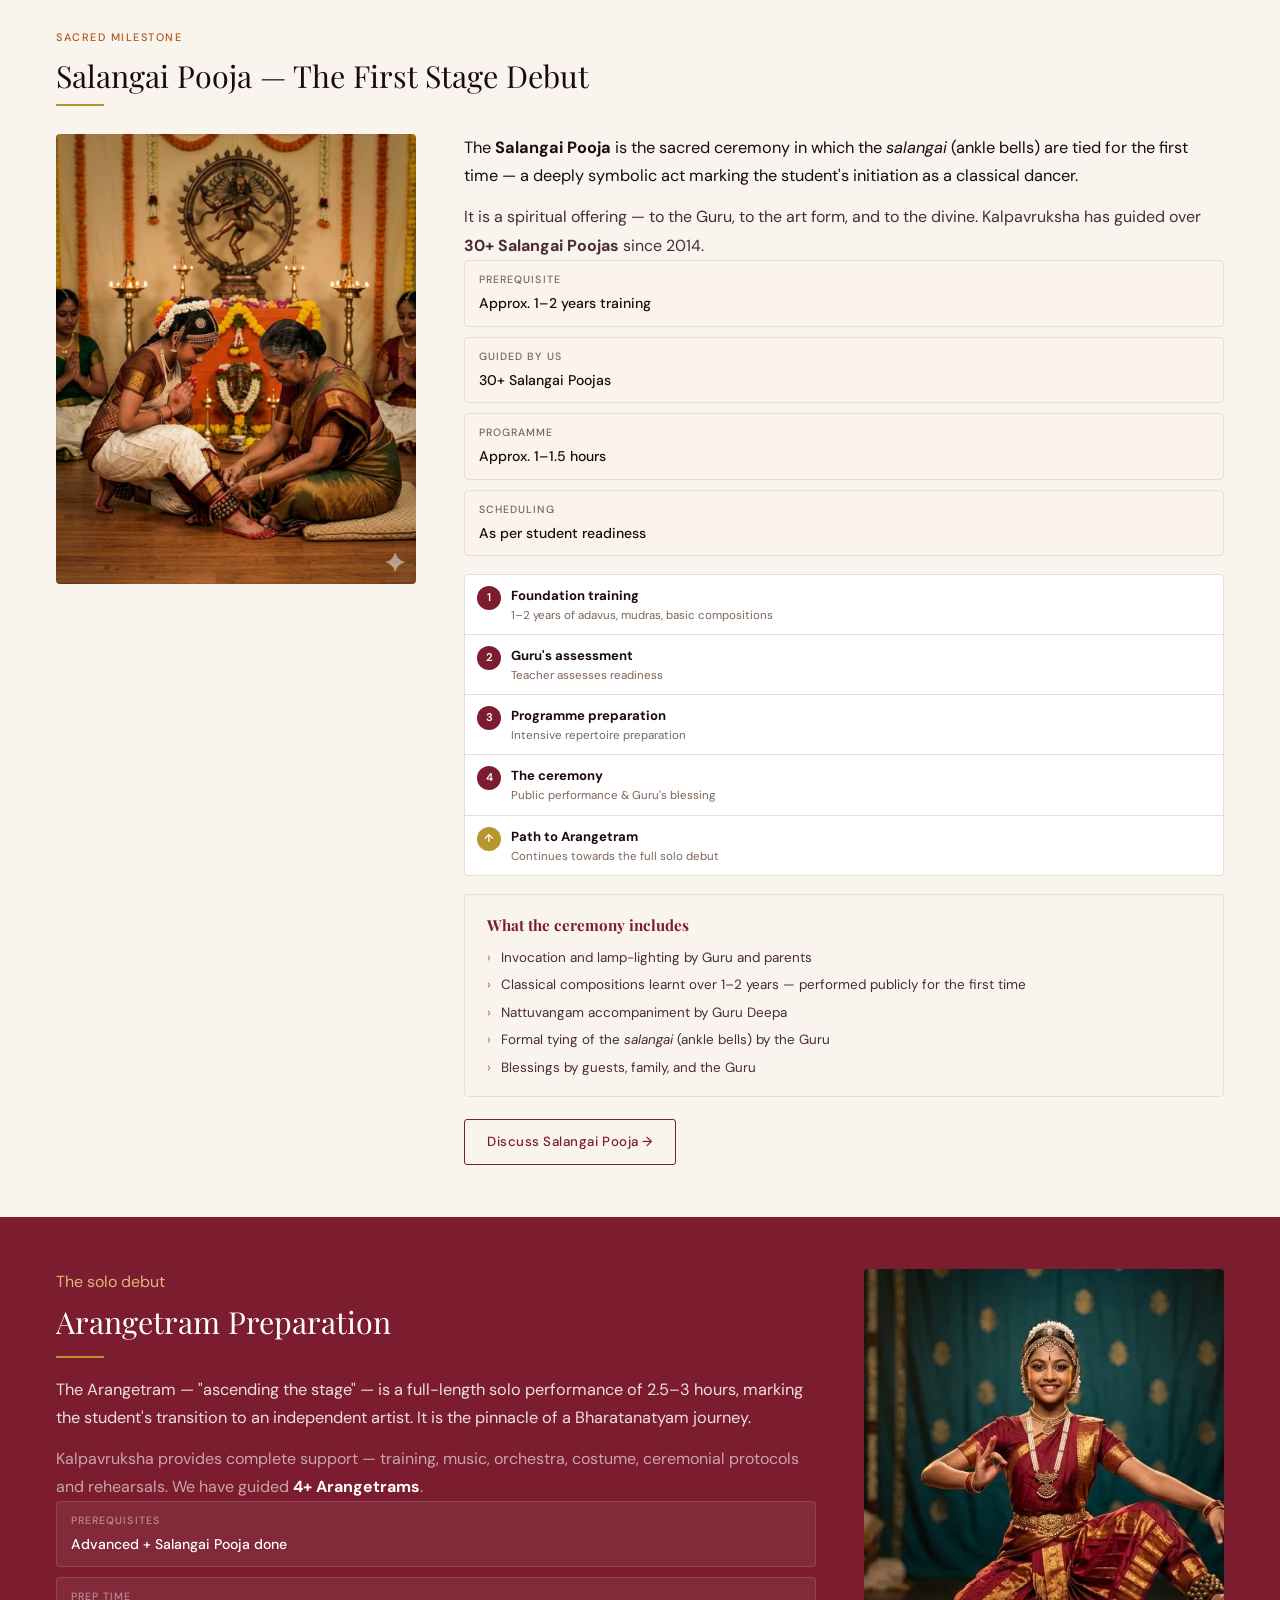
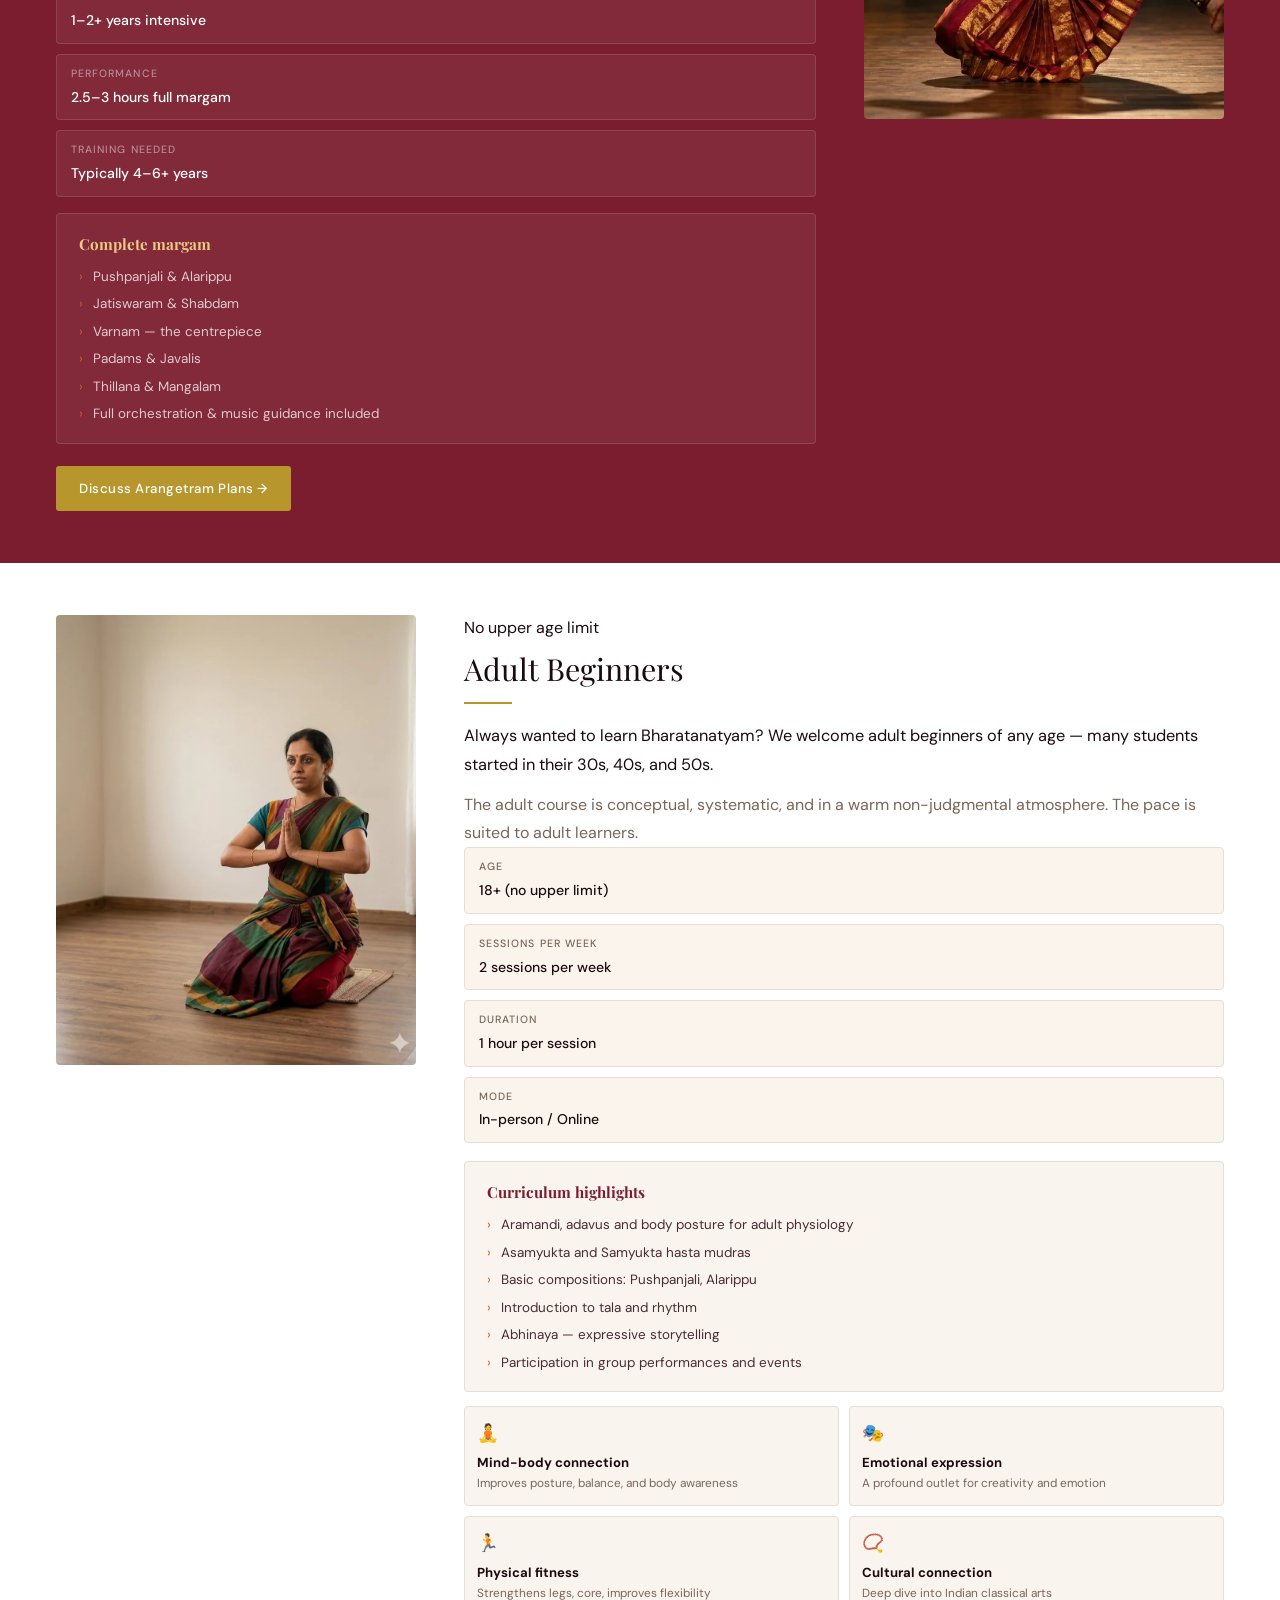
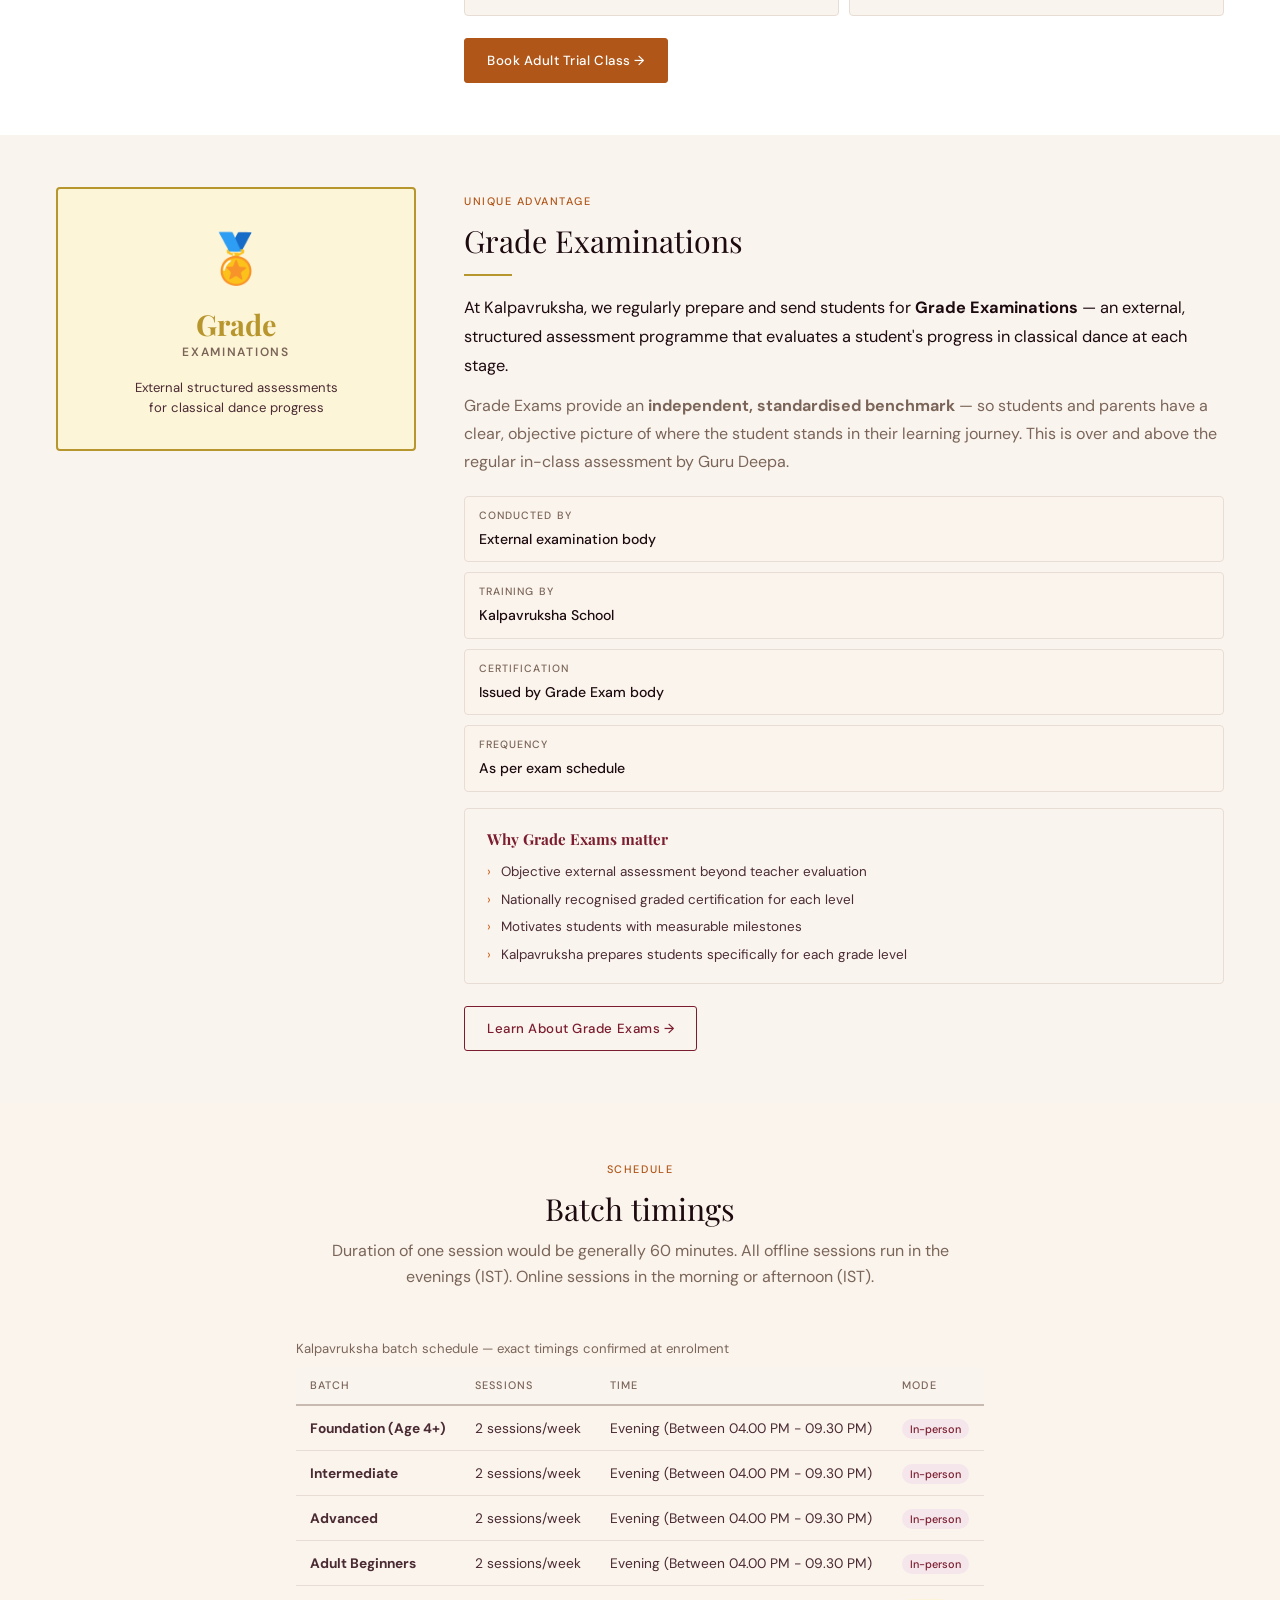
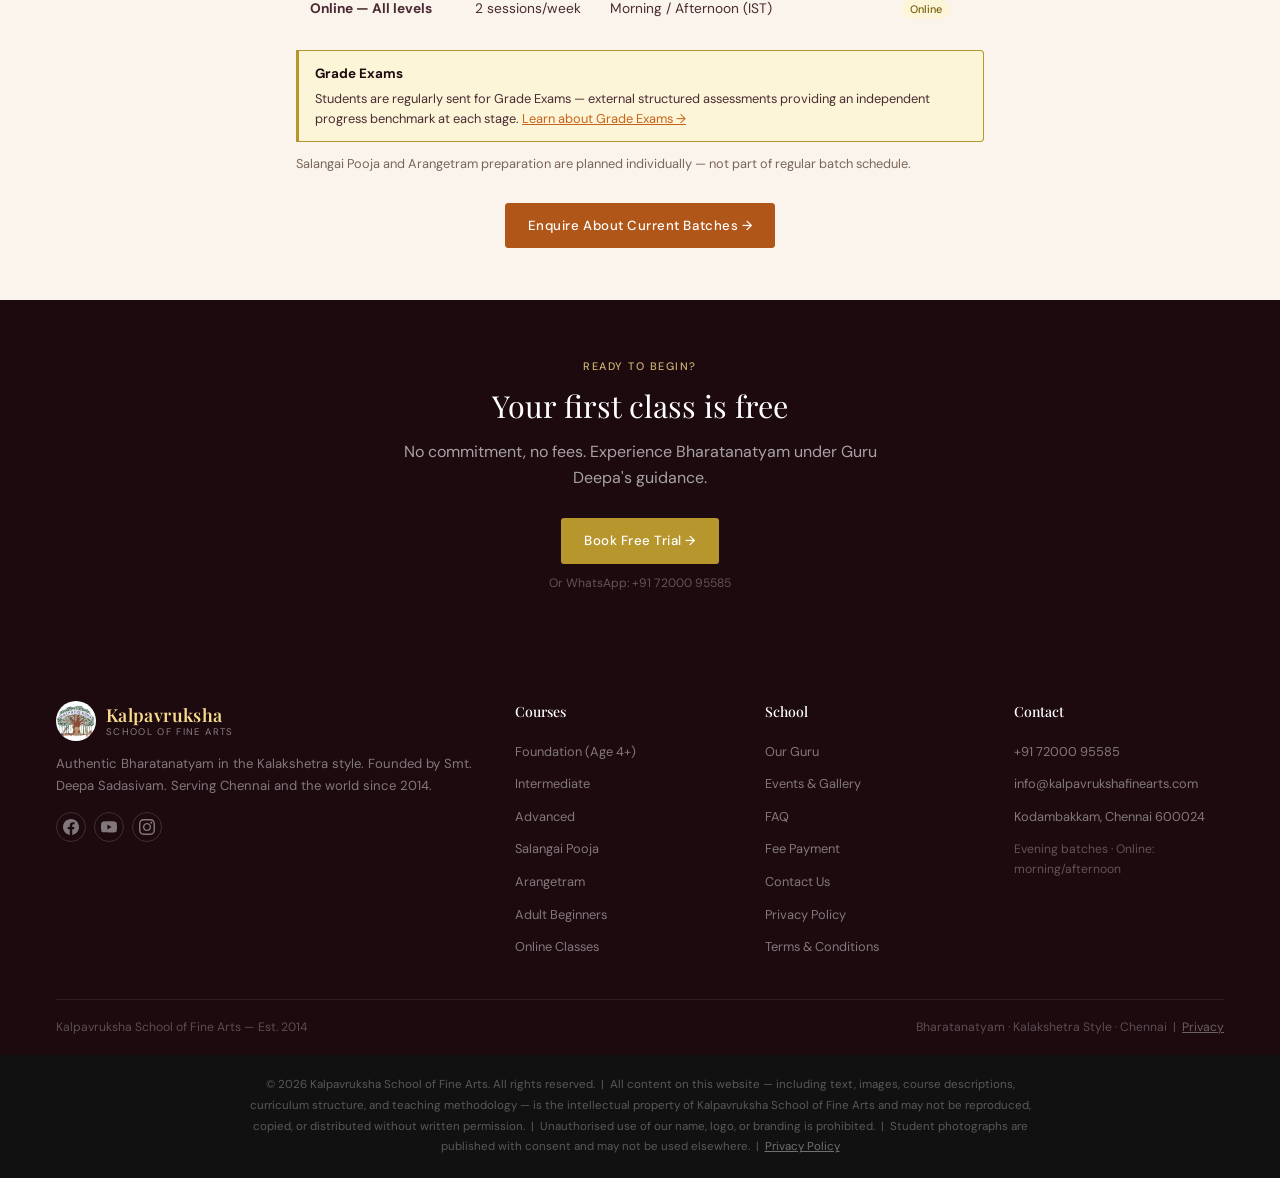
<file: courses.html>
<!DOCTYPE html>
<!-- v2026-05-10 08:48 -->
<html lang="en-IN">
<head>
  <meta charset="UTF-8">
  <meta name="google-site-verification" content="vN2-0iQwr74Br4yqT1xNynjvGHpnbKhBjR1G0NXU9Yg" />
  <meta name="viewport" content="width=device-width, initial-scale=1.0">
  <title>Bharatanatyam Courses | Kalpavruksha School of Fine Arts</title>
  <meta name="description" content="Bharatanatyam in Kalakshetra style at Kalpavruksha, Chennai. Foundation, Intermediate, Advanced, Adult Beginners, Salangai Pooja, Arangetram.">
  <link rel="canonical" href="https://kalpavrukshafinearts.com/courses.html">
  <!-- GA4 loads only after cookie consent — see consent script at end of body -->
  <script>window.dataLayer=window.dataLayer||[];function gtag(){dataLayer.push(arguments);}gtag('consent','default',{analytics_storage:'denied',ad_storage:'denied'});</script>
  <link rel="preconnect" href="https://fonts.googleapis.com">
  <link rel="preconnect" href="https://fonts.gstatic.com" crossorigin>
  <link href="https://fonts.googleapis.com/css2?family=Playfair+Display:ital,wght@0,400;0,500;0,600;0,700;1,400&family=DM+Sans:opsz,wght@9..40,300;9..40,400;9..40,500&display=swap" rel="stylesheet">
  <link rel="stylesheet" href="css/style.css">
  <style>.wa span{display:none;}
  .wa{padding:14px;border-radius:50%;}
  .c{padding:0 16px;}
  .sec{padding:52px 0;}
  .mg{grid-template-columns:1fr;}
}

.ctag{font-size:0.70rem;font-weight:500;letter-spacing:0.14em;text-transform:uppercase;color:var(--saffron);}

/* ALL course sections use same 2-col grid: image left, text right (alternating) */
.cg{display:grid;grid-template-columns:360px 1fr;gap:48px;align-items:start;}
.cg-r{grid-template-columns:1fr 360px;}
.cg-r .cg-img{order:2;}.cg-r .cg-body{order:1;}
.cg-img{width:100%;aspect-ratio:4/5;border-radius:4px;overflow:hidden;flex-shrink:0;}
.cg-img img,.cg-img .iph{width:100%;height:100%;object-fit:cover;display:block;border-radius:0;}

/* Timings */
.ttw{overflow-x:auto;}
.tt{width:100%;border-collapse:collapse;font-size:0.86rem;min-width:420px;}
.tt th{font-size:0.68rem;font-weight:500;letter-spacing:0.10em;text-transform:uppercase;color:var(--ink-soft);padding:10px 14px;background:var(--cream);border-bottom:2px solid var(--bdr-s);text-align:left;}
.tt td{padding:11px 14px;border-bottom:1px solid var(--bdr);color:var(--ink-mid);vertical-align:middle;}
.tt tr:last-child td{border-bottom:none;}
.mi-p{background:var(--maroon-l);color:var(--maroon);font-size:0.68rem;font-weight:500;padding:3px 8px;border-radius:10px;white-space:nowrap;}
.mo-p{background:var(--gold-l);color:#7a6010;font-size:0.68rem;font-weight:500;padding:3px 8px;border-radius:10px;white-space:nowrap;}

/* Dance path — horizontal scroll, image cards */
.dpw{overflow-x:auto;scrollbar-width:none;padding-bottom:8px;}
.dpw::-webkit-scrollbar{display:none;}
.dpr{display:flex;align-items:stretch;gap:0;min-width:max-content;}
.dps{width:175px;flex-shrink:0;background:#fff;border:1px solid var(--bdr);border-radius:4px;overflow:hidden;display:flex;flex-direction:column;}
.dps-m{border-color:var(--gold);}
.dps-p{border-color:var(--maroon);}
.dps-img{width:100%;aspect-ratio:4/3;overflow:hidden;flex-shrink:0;}
.dps-img img,.dps-img .iph{width:100%;height:100%;object-fit:cover;display:block;border-radius:0;}
.dps-b{padding:12px;flex:1;display:flex;flex-direction:column;gap:3px;}
.dps-tag{font-size:0.60rem;font-weight:600;letter-spacing:0.12em;text-transform:uppercase;color:var(--saffron);}
.dps-m .dps-tag{color:var(--gold);}
.dps-p .dps-tag{color:var(--maroon);}
.dps-b h3{font-family:'Playfair Display',serif;font-size:0.92rem;color:var(--ink);}
.dps-age{font-size:0.68rem;color:var(--saffron);font-weight:500;}
.dps-desc{font-size:0.70rem;color:var(--ink-soft);line-height:1.45;margin-top:2px;}
.dps-lnk{display:inline-block;font-size:0.66rem;letter-spacing:0.06em;color:var(--saffron);text-transform:uppercase;text-decoration:none;margin-top:auto;padding-top:6px;}
.dp-arr{display:flex;align-items:center;padding:0 6px;flex-shrink:0;}
.dp-note{background:var(--cream);border:1px solid var(--bdr);border-left:3px solid var(--saffron);border-radius:0 4px 4px 0;padding:12px 16px;margin-top:18px;font-size:0.82rem;color:var(--ink-mid);line-height:1.6;}

/* Salangai — same layout as other sections but sidebar has quote+steps */
.sp-side{display:flex;flex-direction:column;gap:14px;}
.sp-quote{background:var(--maroon);color:#fff;padding:18px;border-radius:4px;text-align:center;}
.sp-quote blockquote{font-family:'Playfair Display',serif;font-size:0.92rem;font-style:italic;line-height:1.6;color:rgba(255,255,255,0.88);}
.sp-quote cite{display:block;margin-top:8px;font-size:0.70rem;color:rgba(255,255,255,0.45);font-style:normal;}
.sp-steps{background:#fff;border:1px solid var(--bdr);border-radius:4px;overflow:hidden;}
.sp-step{display:flex;gap:10px;padding:10px 12px;border-bottom:1px solid var(--bdr);align-items:flex-start;}
.sp-step:last-child{border-bottom:none;}
.sp-num{width:24px;height:24px;border-radius:50%;background:var(--maroon);color:#fff;display:flex;align-items:center;justify-content:center;font-size:0.70rem;font-weight:600;flex-shrink:0;margin-top:1px;}
.sp-num-g{background:var(--gold);}
.sp-step strong{display:block;font-size:0.82rem;color:var(--ink);}
.sp-step p{font-size:0.72rem;color:var(--ink-soft);margin-top:2px;line-height:1.4;}

/* Adult benefits */
.ben-g{display:grid;grid-template-columns:1fr 1fr;gap:10px;margin-top:14px;}
.ben-c{background:var(--cream);border:1px solid var(--bdr);border-radius:4px;padding:12px;}
.ben-c span{font-size:1.1rem;display:block;margin-bottom:5px;}
.ben-c strong{display:block;font-size:0.82rem;color:var(--ink);margin-bottom:2px;}
.ben-c p{font-size:0.74rem;color:var(--ink-soft);line-height:1.5;}

/* Bridge note */
.bridge{background:var(--gold-l);border:1px solid var(--gold);border-left:3px solid var(--gold);border-radius:0 4px 4px 0;padding:12px 16px;margin-top:16px;}
.bridge strong{display:block;font-size:0.84rem;color:var(--ink);margin-bottom:4px;}
.bridge p{font-size:0.80rem;color:var(--ink-mid);line-height:1.6;}
.bridge a{color:var(--saffron);}

@media(max-width:900px){
  .cg,.cg-r{grid-template-columns:1fr;}
  .cg-r .cg-img,.cg-r .cg-body{order:0;}
  .cg-img{aspect-ratio:16/9;width:100%;}
  .ben-g{grid-template-columns:1fr;}
}
@media(max-width:600px){.mg{grid-template-columns:1fr;}}


    /* Side-by-side info + curriculum on course sections */
    .cg-details{display:grid;grid-template-columns:1fr 1fr;gap:18px;margin-top:20px;align-items:start}
    .mg{margin-top:0}
    @media(max-width:700px){.cg-details{grid-template-columns:1fr}}
</style>
  <script type="application/ld+json">
  {
    "@context": "https://schema.org",
    "@type": "ItemList",
    "name": "Bharatanatyam Courses at Kalpavruksha School of Fine Arts",
    "itemListElement": [
      {
        "@type": "ListItem","position": 1,
        "item": {
          "@type": "Course",
          "name": "Foundation Bharatanatyam",
          "description": "Foundation Bharatanatyam course for children aged 4 and above. Covers adavus, mudras, tala, and basic nritta items in the Kalakshetra tradition.",
          "provider": {"@type": "Organization","name": "Kalpavruksha School of Fine Arts","sameAs": "https://kalpavrukshafinearts.com"},
          "educationalLevel": "Beginner",
          "typicalAgeRange": "4-",
          "courseMode": ["onsite","online"]
        }
      },
      {
        "@type": "ListItem","position": 2,
        "item": {
          "@type": "Course",
          "name": "Intermediate Bharatanatyam",
          "description": "Intermediate Bharatanatyam covering Varnam, Padams, Javalis, Thillana, and advanced abhinaya in the Kalakshetra tradition.",
          "provider": {"@type": "Organization","name": "Kalpavruksha School of Fine Arts","sameAs": "https://kalpavrukshafinearts.com"},
          "educationalLevel": "Intermediate",
          "courseMode": ["onsite","online"]
        }
      },
      {
      "@type": "ListItem","position": 3,
      "item": {
        "@type": "Course",
        "name": "Advanced Bharatanatyam",
        "description": "Advanced Bharatanatyam covering full margam, Varnam, Padams, Javalis, Thillana and concert-level training in the Kalakshetra tradition.",
        "provider": {"@type": "Organization","name": "Kalpavruksha School of Fine Arts","sameAs": "https://kalpavrukshafinearts.com"},
        "educationalLevel": "Advanced",
        "courseMode": ["onsite","online"]
      }
    }
    {
        "@type": "ListItem","position": 4,
        "item": {
          "@type": "Course",
          "name": "Arangetram Preparation",
          "description": "Intensive Bharatanatyam training for the classical solo debut (Arangetram). Covers full margam with complete orchestration guidance.",
          "provider": {"@type": "Organization","name": "Kalpavruksha School of Fine Arts","sameAs": "https://kalpavrukshafinearts.com"},
          "educationalLevel": "Advanced",
          "courseMode": ["onsite"]
        }
      },
      {
        "@type": "ListItem","position": 5,
        "item": {
          "@type": "Course",
          "name": "Adult Beginners Bharatanatyam",
          "description": "Bharatanatyam for adult beginners of any age. No upper age limit. Conceptual, systematic learning in a warm and non-judgmental atmosphere.",
          "provider": {"@type": "Organization","name": "Kalpavruksha School of Fine Arts","sameAs": "https://kalpavrukshafinearts.com"},
          "educationalLevel": "Beginner",
          "typicalAgeRange": "18-",
          "courseMode": ["onsite","online"]
        }
      }
    ]
  }
  </script>
  <meta property="og:type" content="website">
  <meta property="og:title" content="Bharatanatyam Courses | Kalpavruksha School of Fine Arts">
  <meta property="og:description" content="Foundation, Intermediate, Advanced, Adult Beginners, Salangai Pooja and Arangetram preparation in Kalakshetra style. Kalpavruksha, Chennai.">
  <meta property="og:url" content="https://kalpavrukshafinearts.com/courses.html">

  <meta property="og:image" content="https://kalpavrukshafinearts.com/images/arangetram.webp">
  <meta property="og:image:width" content="1400">
  <meta property="og:image:height" content="934">
  <meta property="og:image:alt" content="Bharatanatyam performance at Kalpavruksha School of Fine Arts">
</head>
<body>
<a href="#main" class="skip">Skip to main content</a>
<nav class="site-nav" id="site-nav" role="navigation" aria-label="Main navigation">
  <div class="ni">
    <div class="nl"><a href="index.html" class="logo" aria-label="Kalpavruksha home"><img loading="eager" src="images/logo.webp" alt="Kalpavruksha School of Fine Arts logo" style="width:40px;height:40px;border-radius:50%;object-fit:cover;flex-shrink:0"><div class="logo-t"><span class="logo-n">Kalpavruksha</span><span class="logo-s">School of Fine Arts</span></div></a></div>
    <button class="ntog" aria-label="Toggle menu" aria-expanded="false"><span></span><span></span><span></span></button>
    <ul class="nm"><li><a href="index.html">Home <span class="narr">▾</span></a><div class="ndd"><a href="index.html#about">About Us</a><a href="index.html#courses">Course Overview</a><a href="index.html#how-to-join">How to Join</a></div></li><li><a href="courses.html" class="on" aria-current="page">Courses <span class="narr">▾</span></a><div class="ndd"><a href="courses.html#dance-path">Dance Path</a><a href="courses.html#beginners">Foundation (Age 4+)</a><a href="courses.html#intermediate">Intermediate</a><a href="courses.html#Advanced">Advanced</a><a href="courses.html#salangai">Salangai Pooja</a><a href="courses.html#arangetram">Arangetram</a><a href="courses.html#adults">Adult Beginners</a><a href="courses.html#timings">Timings</a><a href="courses.html#bridge-exams">Grade Exams</a></div></li><li><a href="guru.html">Our Guru <span class="narr">▾</span></a><div class="ndd"><a href="guru.html#bio">Biography</a><a href="guru.html#philosophy">Philosophy</a><a href="guru.html#lineage">Lineage</a><a href="guru.html#performances">Performances</a></div></li><li><a href="online-classes.html">Online Classes <span class="narr">▾</span></a><div class="ndd"><a href="online-classes.html#how-it-works">How It Works</a><a href="online-classes.html#requirements">Requirements</a><a href="online-classes.html#faq">FAQ</a><a href="online-classes.html#testimonials">Student Stories</a></div></li><li><a href="events.html">Events & Gallery <span class="narr">▾</span></a><div class="ndd"><a href="events.html#upcoming">Upcoming Events</a><a href="events.html#highlights">Highlights</a><a href="events.html#gallery">Gallery</a></div></li><li><a href="faq.html">FAQ</a></li><li><a href="fees.html">Fee Payment</a></li>
      <li><a href="contact.html" class="ncta">Book Trial Class</a></li></ul>
  </div>
</nav>
<main id="main">
<div class="ph"><div class="c">
  <nav class="bc"><a href="index.html">Home</a><span class="bc-sep">›</span><span>Courses</span></nav>
  <span class="lbl">What we teach</span>
  <h1 class="dlg" style="margin-top:8px">Bharatanatyam Courses</h1>
  <p>From a child's first adavu to the grandeur of Arangetram — a path for every student.</p>
</div></div>
<nav class="psn" aria-label="Page sections"><div class="c"><ul><li><a href="#dance-path">Dance Path</a></li><li><a href="#beginners">Foundation</a></li><li><a href="#intermediate">Intermediate</a></li><li><a href="#Advanced">Advanced</a></li><li><a href="#salangai">Salangai Pooja</a></li><li><a href="#arangetram">Arangetram</a></li><li><a href="#adults">Adult Beginners</a></li><li><a href="#bridge-exams">Grade Exams</a></li><li><a href="#timings">Timings</a></li></ul></div></nav>

<!-- DANCE PATH -->
<section class="sec sec-w" id="dance-path">
  <div class="c">
    <div class="sh">
      <span class="lbl">The Bharatanatyam journey</span>
      <h2 class="dmd" style="margin-top:8px">From first adavu to Arangetram and beyond</h2>
      <p>A structured path guided entirely by Guru Smt. Deepa Sadasivam</p>
    </div>
    <div class="dpw"><div class="dpr">
      <div class="dps">
        <div class="dps-img"><img src="images/beginner.webp" alt="Foundation student in Namaskaram pose" loading="lazy" style="width:100%;height:100%;object-fit:cover;display:block"></div>
        <div class="dps-b"><span class="dps-tag">Stage 1</span><h3>Foundation</h3><p class="dps-age">Age 4+ · 1–2 years</p><p class="dps-desc">Aramandi, adavus, mudras, Alarippu, rhythmic basics</p><a href="#beginners" class="dps-lnk">Details ↓</a></div>
      </div>
      <div class="dp-arr"><svg viewBox="0 0 28 20" width="28" height="20"><path d="M0 10L20 10M14 4L24 10L14 16" stroke="rgba(184,150,46,0.65)" stroke-width="1.8" fill="none" stroke-linecap="round" stroke-linejoin="round"/></svg></div>
      <div class="dps">
        <div class="dps-img"><img src="images/intermediate.webp" alt="Intermediate student performing" loading="lazy" style="width:100%;height:100%;object-fit:cover;display:block"></div>
        <div class="dps-b"><span class="dps-tag">Stage 2</span><h3>Intermediate</h3><p class="dps-age">2–5 yrs exp · 2–3 years</p><p class="dps-desc">Complex adavus, Varnam, Padam, Javali, Thillana, full abhinaya</p><a href="#intermediate" class="dps-lnk">Details ↓</a></div>
      </div>
      <div class="dp-arr"><svg viewBox="0 0 28 20" width="28" height="20"><path d="M0 10L20 10M14 4L24 10L14 16" stroke="rgba(184,150,46,0.65)" stroke-width="1.8" fill="none" stroke-linecap="round" stroke-linejoin="round"/></svg></div>
      <div class="dps dps-m">
        <div class="dps-img"><img src="images/rev-salangai-pooja.webp" alt="Salangai Pooja ceremony" loading="lazy" style="width:100%;height:100%;object-fit:cover;display:block"></div>
        <div class="dps-b"><span class="dps-tag">Milestone</span><h3>Salangai Pooja</h3><p class="dps-age">After 1–2 years training</p><p class="dps-desc">Sacred ceremony — ankle bells tied. First public stage debut</p><a href="#salangai" class="dps-lnk">Details ↓</a></div>
      </div>
      <div class="dp-arr"><svg viewBox="0 0 28 20" width="28" height="20"><path d="M0 10L20 10M14 4L24 10L14 16" stroke="rgba(184,150,46,0.65)" stroke-width="1.8" fill="none" stroke-linecap="round" stroke-linejoin="round"/></svg></div>
      <div class="dps">
        <div class="dps-img"><img src="images/adv-student.webp" alt="Advanced Bharatanatyam practice" loading="lazy" style="width:100%;height:100%;object-fit:cover;display:block"></div>
        <div class="dps-b"><span class="dps-tag">Stage 3</span><h3>Advanced</h3><p class="dps-age">5–10 yrs exp</p><p class="dps-desc">Full margam, intensive abhinaya, concert-level training</p></div>
      </div>
      <div class="dp-arr"><svg viewBox="0 0 28 20" width="28" height="20"><path d="M0 10L20 10M14 4L24 10L14 16" stroke="rgba(184,150,46,0.65)" stroke-width="1.8" fill="none" stroke-linecap="round" stroke-linejoin="round"/></svg></div>
      <div class="dps dps-p">
        <div class="dps-img"><img src="images/arangetram.webp" alt="Arangetram solo performance" loading="lazy" style="width:100%;height:100%;object-fit:cover;display:block"></div>
        <div class="dps-b"><span class="dps-tag">Pinnacle</span><h3>Arangetram</h3><p class="dps-age">4–6+ years training</p><p class="dps-desc">Full-length solo debut (2.5–3 hrs). Complete margam</p><a href="#arangetram" class="dps-lnk">Details ↓</a></div>
      </div>
    </div></div>
    <p class="dp-note"><strong>Note:</strong> Progression is entirely at Guru's discretion. Adults are assessed individually. The Salangai Pooja is an essential milestone before the Arangetram. Students are regularly sent for <strong>Grade Exams</strong> for external progress assessment. <a href="https://bridgeacademy.in/grade-exam/" target="_blank" rel="noopener" style="color:var(--saffron)">Learn about Grade Exams →</a></p>
  </div>
</section>

<!-- BEGINNERS -->
<section class="sec sec-s" id="beginners">
  <div class="c"><div class="cg">
    <div class="cg-img"><img src="images/beginner.webp" alt="Young child in Namaskaram pose — foundation Bharatanatyam" loading="lazy" style="width:100%;height:100%;object-fit:cover;display:block"></div>
    <div class="cg-body">
      <span class="ctag">Ages 4 and above</span>
      <h2 class="dmd" style="margin-top:8px;margin-bottom:14px">Foundation Bharatanatyam</h2>
      <hr class="hr" style="margin-bottom:18px">
      <p class="blg">The perfect introduction to classical Bharatanatyam. For children from age 4, this course builds essential foundations: posture, hand gestures, footwork, and an intuitive sense of rhythm.</p>
      <p style="margin-top:12px;color:var(--ink-soft);line-height:1.75">Children learn through stories from mythology and simple exercises. The environment is joyful and encouraging.</p>
      <div class="cg-details"><div class="mg">
        <div class="mi"><span class="ml">Suitable for</span><span class="mv">Children aged 4+</span></div>
        <div class="mi"><span class="ml">Sessions per week</span><span class="mv">2 sessions per week</span></div>
        <div class="mi"><span class="ml">Duration</span><span class="mv">1 hour per session</span></div>
        <div class="mi"><span class="ml">Mode</span><span class="mv">In-person / Online</span></div>
      </div><div class="cb"><h4>Curriculum highlights</h4><ul>
        <li>Aramandi and body alignment</li>
        <li>Adavus (footwork sequences) — single and double</li>
        <li>Asamyukta hasta mudras (single-hand gestures)</li>
        <li>Basic compositions: Pushpanjali, Alarippu, Slokas and Bajans</li>
        <li>Introduction to tala: Adi, Rupaka</li>
        <li>Participation in Temple Programs</li>
      </ul></div></div>
      <a href="contact.html" class="btn bp" style="margin-top:22px">Book Free Trial →</a>
    </div>
  </div></div>
</section>

<!-- INTERMEDIATE -->
<section class="sec sec-w" id="intermediate">
  <div class="c"><div class="cg cg-r">
    <div class="cg-body">
      <span class="ctag">2–5 years experience</span>
      <h2 class="dmd" style="margin-top:8px;margin-bottom:14px">Intermediate Bharatanatyam</h2>
      <hr class="hr" style="margin-bottom:18px">
      <p class="blg">Where Bharatanatyam truly opens up — from pure nritta to nritya (expressive storytelling). Students work on longer, more complex compositions and develop deep abhinaya.</p>
      <p style="margin-top:12px;color:var(--ink-soft);line-height:1.75">Abhinaya — facial expression and emotional portrayal — is developed through padams and javalis from the Bhakti tradition.</p>
      <div class="cg-details"><div class="mg">
        <div class="mi"><span class="ml">Prerequisites</span><span class="mv">Foundation level completion</span></div>
        <div class="mi"><span class="ml">Sessions per week</span><span class="mv">2 sessions per week</span></div>
        <div class="mi"><span class="ml">Duration</span><span class="mv">1 hour per session</span></div>
        <div class="mi"><span class="ml">Mode</span><span class="mv">In-person / Online</span></div>
      </div><div class="cb"><h4>Curriculum highlights</h4><ul>
        <li>Complex adavu combinations and speed variations</li>
        <li>Samyukta hasta mudras and Navarasas</li>
        <li>Compositions: Jatiswaram, Shabdam and Keerthanam </li>
        <li>Participation in Stage performance, Salangai Pooja and Temple Programs </li>       
      </ul></div></div>
      <a href="contact.html" class="btn bp" style="margin-top:22px">Enquire About This Course →</a>
    </div>
    <div class="cg-img"><img src="images/intermediate.webp" alt="Intermediate student in expressive Abhinaya pose" loading="lazy" style="width:100%;height:100%;object-fit:cover;display:block"></div>
  </div></div>
</section>
  
<!-- ADVANCED -->
<section class="sec sec-s" id="Advanced">
  <div class="c"><div class="cg">
    <div class="cg-img"><img src="images/adv-student.webp" alt="Advanced Bharatanatyam student in performance pose" loading="lazy" style="width:100%;height:100%;object-fit:cover;display:block"></div>
    <div class="cg-body">
      <span class="ctag">5–10 years experience</span>
      <h2 class="dmd" style="margin-top:8px;margin-bottom:14px">Advanced Bharatanatyam</h2>
      <hr class="hr" style="margin-bottom:18px">
      <p class="blg">The stage where a dancer finds her voice. Advanced students master the complete margam, refine expressive abhinaya, and prepare for concert-level solo performance.</p>
      <p style="margin-top:12px;color:var(--ink-soft);line-height:1.75">This level leads directly to the Arangetram. Training is intensive, individual, and guided closely by Guru Deepa Sadasivam.</p>
      <div class="cg-details"><div class="mg">
        <div class="mi"><span class="ml">Prerequisites</span><span class="mv">Intermediate level completion</span></div>
        <div class="mi"><span class="ml">Sessions per week</span><span class="mv">2 sessions per week</span></div>
        <div class="mi"><span class="ml">Duration</span><span class="mv">1 hour per session</span></div>
        <div class="mi"><span class="ml">Mode</span><span class="mv">In-person / Online</span></div>
      </div><div class="cb"><h4>Curriculum highlights</h4><ul>
        <li>Viniyogas and Padabhedas</li>
        <li>Varnam — the centrepiece of the margam repertoire</li>
        <li>Padams and Javalis — deep abhinaya compositions</li>
        <li>Thillana — the rhythmic finale</li>
        <li>Full margam sequencing and stage presentation</li>
        <li>Participation in solo recitals and Arangetram preparation</li>
      </ul></div></div>
      <a href="contact.html" class="btn bp" style="margin-top:22px">Enquire About This Course →</a>
    </div>
  </div></div>
</section>
  
<!-- SALANGAI POOJA -->
<section class="sec sec-c" id="salangai">
  <div class="c">
    <span class="lbl">Sacred milestone</span>
    <h2 class="dmd" style="margin-top:8px;margin-bottom:8px">Salangai Pooja — The First Stage Debut</h2>
    <hr class="hr" style="margin-bottom:28px">
    <div class="cg">
      <div class="cg-img"><img src="images/rev-salangai-pooja.webp" alt="Salangai Pooja ceremony — Guru tying ankle bells" loading="lazy" style="width:100%;height:100%;object-fit:cover;display:block"></div>
      <div class="cg-body">
        <p class="blg">The <strong>Salangai Pooja</strong> is the sacred ceremony in which the <em>salangai</em> (ankle bells) are tied for the first time — a deeply symbolic act marking the student's initiation as a classical dancer.</p>
        <p style="margin-top:12px;color:var(--ink-mid);line-height:1.8">It is a spiritual offering — to the Guru, to the art form, and to the divine. Kalpavruksha has guided over <strong>30+ Salangai Poojas</strong> since 2014.</p>
        <div class="mg">
          <div class="mi"><span class="ml">Prerequisite</span><span class="mv">Approx. 1–2 years training</span></div>
          <div class="mi"><span class="ml">Guided by us</span><span class="mv">30+ Salangai Poojas</span></div>
          <div class="mi"><span class="ml">Programme</span><span class="mv">Approx. 1–1.5 hours</span></div>
          <div class="mi"><span class="ml">Scheduling</span><span class="mv">As per student readiness</span></div>
        </div>
        <div class="sp-steps" style="margin-top:18px">
          <div class="sp-step"><span class="sp-num">1</span><div><strong>Foundation training</strong><p>1–2 years of adavus, mudras, basic compositions</p></div></div>
          <div class="sp-step"><span class="sp-num">2</span><div><strong>Guru's assessment</strong><p>Teacher assesses readiness</p></div></div>
          <div class="sp-step"><span class="sp-num">3</span><div><strong>Programme preparation</strong><p>Intensive repertoire preparation</p></div></div>
          <div class="sp-step"><span class="sp-num">4</span><div><strong>The ceremony</strong><p>Public performance &amp; Guru's blessing</p></div></div>
          <div class="sp-step"><span class="sp-num sp-num-g">↑</span><div><strong>Path to Arangetram</strong><p>Continues towards the full solo debut</p></div></div>
        </div>
        <div class="cb" style="margin-top:18px"><h4>What the ceremony includes</h4><ul>
          <li>Invocation and lamp-lighting by Guru and parents</li>
          <li>Classical compositions learnt over 1–2 years — performed publicly for the first time</li>
          <li>Nattuvangam accompaniment by Guru Deepa</li>
          <li>Formal tying of the <em>salangai</em> (ankle bells) by the Guru</li>
          <li>Blessings by guests, family, and the Guru</li>
        </ul></div>
        <a href="contact.html" class="btn bs" style="margin-top:22px">Discuss Salangai Pooja →</a>
      </div>
    </div>
  </div>
</section>

<!-- ARANGETRAM -->
<section class="sec sec-m" id="arangetram">
  <div class="c"><div class="cg cg-r">
    <div class="cg-body">
      <span class="ctag" style="color:rgba(248,220,140,0.80)">The solo debut</span>
      <h2 class="dmd" style="margin-top:8px;margin-bottom:14px;color:#fff">Arangetram Preparation</h2>
      <hr class="hr" style="margin-bottom:18px;background:var(--gold)">
      <p class="blg" style="color:rgba(255,255,255,0.85)">The Arangetram — "ascending the stage" — is a full-length solo performance of 2.5–3 hours, marking the student's transition to an independent artist. It is the pinnacle of a Bharatanatyam journey.</p>
      <p style="margin-top:12px;color:rgba(255,255,255,0.60);line-height:1.75">Kalpavruksha provides complete support — training, music, orchestra, costume, ceremonial protocols and rehearsals. We have guided <strong style="color:#fff">4+ Arangetrams</strong>.</p>
      <div class="mg">
        <div class="mi" style="background:rgba(255,255,255,0.06);border-color:rgba(255,255,255,0.12)"><span class="ml" style="color:rgba(255,255,255,0.45)">Prerequisites</span><span class="mv" style="color:#fff">Advanced + Salangai Pooja done</span></div>
        <div class="mi" style="background:rgba(255,255,255,0.06);border-color:rgba(255,255,255,0.12)"><span class="ml" style="color:rgba(255,255,255,0.45)">Prep time</span><span class="mv" style="color:#fff">1–2+ years intensive</span></div>
        <div class="mi" style="background:rgba(255,255,255,0.06);border-color:rgba(255,255,255,0.12)"><span class="ml" style="color:rgba(255,255,255,0.45)">Performance</span><span class="mv" style="color:#fff">2.5–3 hours full margam</span></div>
        <div class="mi" style="background:rgba(255,255,255,0.06);border-color:rgba(255,255,255,0.12)"><span class="ml" style="color:rgba(255,255,255,0.45)">Training needed</span><span class="mv" style="color:#fff">Typically 4–6+ years</span></div>
      </div>
      <div class="cb" style="margin-top:16px;background:rgba(255,255,255,0.06);border-color:rgba(255,255,255,0.12)"><h4 style="color:rgba(248,220,140,0.90)">Complete margam</h4><ul>
        <li style="color:rgba(255,255,255,0.75)">Pushpanjali &amp; Alarippu</li>
        <li style="color:rgba(255,255,255,0.75)">Jatiswaram &amp; Shabdam</li>
        <li style="color:rgba(255,255,255,0.75)">Varnam — the centrepiece</li>
        <li style="color:rgba(255,255,255,0.75)">Padams &amp; Javalis</li>
        <li style="color:rgba(255,255,255,0.75)">Thillana &amp; Mangalam</li>
        <li style="color:rgba(255,255,255,0.75)">Full orchestration &amp; music guidance included</li>
      </ul></div>
      <a href="contact.html" class="btn bg" style="margin-top:22px">Discuss Arangetram Plans →</a>
    </div>
    <div class="cg-img"><img src="images/arangetram.webp" alt="Arangetram solo performance on stage" loading="lazy" style="width:100%;height:100%;object-fit:cover;display:block"></div>
  </div></div>
</section>

<!-- ADULT BEGINNERS -->
<section class="sec sec-w" id="adults">
  <div class="c"><div class="cg">
    <div class="cg-img"><img src="images/adult-beginner.webp" alt="Adult beginner Bharatanatyam student in Namaskaram pose" loading="lazy" style="width:100%;height:100%;object-fit:cover;display:block"></div>
    <div class="cg-body">
      <span class="ctag">No upper age limit</span>
      <h2 class="dmd" style="margin-top:8px;margin-bottom:14px">Adult Beginners</h2>
      <hr class="hr" style="margin-bottom:18px">
      <p class="blg">Always wanted to learn Bharatanatyam? We welcome adult beginners of any age — many students started in their 30s, 40s, and 50s.</p>
      <p style="margin-top:12px;color:var(--ink-soft);line-height:1.75">The adult course is conceptual, systematic, and in a warm non-judgmental atmosphere. The pace is suited to adult learners.</p>
      <div class="mg">
        <div class="mi"><span class="ml">Age</span><span class="mv">18+ (no upper limit)</span></div>
        <div class="mi"><span class="ml">Sessions per week</span><span class="mv">2 sessions per week</span></div>
        <div class="mi"><span class="ml">Duration</span><span class="mv">1 hour per session</span></div>
        <div class="mi"><span class="ml">Mode</span><span class="mv">In-person / Online</span></div>
      </div>
      <div class="cb" style="margin-top:18px"><h4>Curriculum highlights</h4><ul>
        <li>Aramandi, adavus and body posture for adult physiology</li>
        <li>Asamyukta and Samyukta hasta mudras</li>
        <li>Basic compositions: Pushpanjali, Alarippu</li>
        <li>Introduction to tala and rhythm</li>
        <li>Abhinaya — expressive storytelling</li>
        <li>Participation in group performances and events</li>
      </ul></div>
      <div class="ben-g">
        <div class="ben-c"><span>🧘</span><strong>Mind-body connection</strong><p>Improves posture, balance, and body awareness</p></div>
        <div class="ben-c"><span>🎭</span><strong>Emotional expression</strong><p>A profound outlet for creativity and emotion</p></div>
        <div class="ben-c"><span>🏃</span><strong>Physical fitness</strong><p>Strengthens legs, core, improves flexibility</p></div>
        <div class="ben-c"><span>📿</span><strong>Cultural connection</strong><p>Deep dive into Indian classical arts</p></div>
      </div>
      <a href="contact.html" class="btn bp" style="margin-top:22px">Book Adult Trial Class →</a>
    </div>
  </div></div>
</section>

<!-- BRIDGE GRADE EXAMS -->
<section class="sec sec-c" id="bridge-exams">
  <div class="c">
    <div class="cg">
      <div style="background:var(--gold-l);border:2px solid var(--gold);border-radius:4px;padding:32px;display:flex;flex-direction:column;align-items:center;justify-content:center;text-align:center;min-height:260px">
        <div style="font-size:3rem;margin-bottom:12px">🏅</div>
        <div style="font-family:'Playfair Display',serif;font-size:1.8rem;font-weight:700;color:var(--gold);line-height:1">Grade</div>
        <div style="font-size:0.75rem;font-weight:600;letter-spacing:0.14em;text-transform:uppercase;color:var(--ink-soft);margin-top:4px">Examinations</div>
        <div style="margin-top:16px;font-size:0.82rem;color:var(--ink-mid);line-height:1.5">External structured assessments<br>for classical dance progress</div>
      </div>
      <div>
        <span class="lbl">Unique advantage</span>
        <h2 class="dmd" style="margin-top:8px;margin-bottom:14px">Grade Examinations</h2>
        <hr class="hr" style="margin-bottom:18px">
        <p class="blg">At Kalpavruksha, we regularly prepare and send students for <strong>Grade Examinations</strong> — an external, structured assessment programme that evaluates a student's progress in classical dance at each stage.</p>
        <p style="margin-top:12px;color:var(--ink-soft);line-height:1.75">Grade Exams provide an <strong>independent, standardised benchmark</strong> — so students and parents have a clear, objective picture of where the student stands in their learning journey. This is over and above the regular in-class assessment by Guru Deepa.</p>
        <div class="mg" style="margin-top:20px">
          <div class="mi"><span class="ml">Conducted by</span><span class="mv">External examination body</span></div>
          <div class="mi"><span class="ml">Training by</span><span class="mv">Kalpavruksha School</span></div>
          <div class="mi"><span class="ml">Certification</span><span class="mv">Issued by Grade Exam body</span></div>
          <div class="mi"><span class="ml">Frequency</span><span class="mv">As per exam schedule</span></div>
        </div>
        <div class="cb" style="margin-top:16px"><h4>Why Grade Exams matter</h4>
          <ul>
            <li>Objective external assessment beyond teacher evaluation</li>
            <li>Nationally recognised graded certification for each level</li>
            <li>Motivates students with measurable milestones</li>
            <li>Kalpavruksha prepares students specifically for each grade level</li>
          </ul>
        </div>
        <a href="https://bridgeacademy.in/grade-exam/" target="_blank" rel="noopener" class="btn bs" style="margin-top:22px">Learn About Grade Exams →</a>
      </div>
    </div>
  </div>
</section>
<!-- TIMINGS -->
<section class="sec sec-s" id="timings">
  <div class="c" style="max-width:720px">
    <div class="sh">
      <span class="lbl">Schedule</span>
      <h2 class="dmd" style="margin-top:8px">Batch timings</h2>
      <p>Duration of one session would be generally 60 minutes. All offline sessions run in the evenings (IST). Online sessions in the morning or afternoon (IST). </p>
    </div>
    <div class="ttw"><table class="tt">
      <caption style="caption-side:top;text-align:left;font-size:0.82rem;color:var(--ink-soft);padding-bottom:8px">Kalpavruksha batch schedule — exact timings confirmed at enrolment</caption><thead><tr><th scope="col">Batch</th><th scope="col">Sessions</th><th scope="col">Time</th><th scope="col">Mode</th></tr></thead>
      <tbody>
        <tr><td><strong>Foundation (Age 4+)</strong></td><td>2 sessions/week</td><td>Evening (Between 04.00 PM - 09.30 PM) </td><td><span class="mi-p">In-person</span></td></tr>
        <tr><td><strong>Intermediate</strong></td><td>2 sessions/week</td><td>Evening (Between 04.00 PM - 09.30 PM) </td><td><span class="mi-p">In-person</span></td></tr>
        <tr><td><strong>Advanced</strong></td><td>2 sessions/week</td><td>Evening (Between 04.00 PM - 09.30 PM)</td><td><span class="mi-p">In-person</span></td></tr>
        <tr><td><strong>Adult Beginners</strong></td><td>2 sessions/week</td><td>Evening (Between 04.00 PM - 09.30 PM) </td><td><span class="mi-p">In-person</span></td></tr>
        <tr><td><strong>Online — All levels</strong></td><td>2 sessions/week</td><td>Morning / Afternoon (IST)</td><td><span class="mo-p">Online</span></td></tr>
      </tbody>
    </table></div>
    <div class="bridge" style="margin-top:20px">
      <strong>Grade Exams</strong>
      <p>Students are regularly sent for Grade Exams — external structured assessments providing an independent progress benchmark at each stage. <a href="https://bridgeacademy.in/grade-exam/" target="_blank" rel="noopener">Learn about Grade Exams →</a></p>
    </div>
    <p style="margin-top:12px;font-size:0.80rem;color:var(--ink-soft)">Salangai Pooja and Arangetram preparation are planned individually — not part of regular batch schedule.</p>
    <div style="text-align:center;margin-top:28px"><a href="contact.html" class="btn bp">Enquire About Current Batches →</a></div>
  </div>
</section>

<section class="sec sec-k" style="text-align:center">
  <div class="c" style="max-width:560px">
    <span class="lbl" style="color:rgba(248,220,140,0.80)">Ready to begin?</span>
    <h2 class="dmd" style="margin-top:8px;color:#fff;margin-bottom:14px">Your first class is free</h2>
    <p style="color:rgba(255,255,255,0.62);margin-bottom:28px">No commitment, no fees. Experience Bharatanatyam under Guru Deepa's guidance.</p>
    <a href="contact.html" class="btn bg">Book Free Trial →</a>
    <p style="margin-top:10px;font-size:0.76rem;color:rgba(255,255,255,0.30)">Or WhatsApp: +91 72000 95585</p>
  </div>
</section>
</main>
<footer class="ft"><div class="c"><div class="fg">
  <div class="fb-brand">
    <a href="index.html" style="text-decoration:none;display:flex;align-items:center;gap:10px;margin-bottom:12px">
      <img loading="lazy" src="images/logo.webp" alt="Kalpavruksha logo" style="width:40px;height:40px;border-radius:50%;object-fit:cover">
      <div class="logo-t"><span class="logo-n">Kalpavruksha</span><span class="logo-s">School of Fine Arts</span></div>
    </a>
    <p>Authentic Bharatanatyam in the Kalakshetra style. Founded by Smt. Deepa Sadasivam. Serving Chennai and the world since 2014.</p>
    <div style="display:flex;gap:8px;margin-top:14px">
      <a href="https://www.facebook.com/kalpavrukshaschooloffinearts/" target="_blank" rel="noopener" class="fsoc" aria-label="Kalpavruksha on Facebook (opens in new tab)"><svg viewBox="0 0 24 24" fill="currentColor" width="16" height="16" aria-hidden="true"><path d="M24 12.073c0-6.627-5.373-12-12-12s-12 5.373-12 12c0 5.99 4.388 10.954 10.125 11.854v-8.385H7.078v-3.47h3.047V9.43c0-3.007 1.792-4.669 4.533-4.669 1.312 0 2.686.235 2.686.235v2.953H15.83c-1.491 0-1.956.925-1.956 1.874v2.25h3.328l-.532 3.47h-2.796v8.385C19.612 23.027 24 18.062 24 12.073z"/></svg></a>
      <a href="https://www.youtube.com/channel/UCljUDGBZsBAb4ENWV3Zk0Pw" target="_blank" rel="noopener" class="fsoc" aria-label="Kalpavruksha on YouTube (opens in new tab)"><svg viewBox="0 0 24 24" fill="currentColor" width="16" height="16" aria-hidden="true"><path d="M23.498 6.186a3.016 3.016 0 0 0-2.122-2.136C19.505 3.545 12 3.545 12 3.545s-7.505 0-9.377.505A3.017 3.017 0 0 0 .502 6.186C0 8.07 0 12 0 12s0 3.93.502 5.814a3.016 3.016 0 0 0 2.122 2.136c1.871.505 9.376.505 9.376.505s7.505 0 9.377-.505a3.015 3.015 0 0 0 2.122-2.136C24 15.93 24 12 24 12s0-3.93-.502-5.814zM9.545 15.568V8.432L15.818 12l-6.273 3.568z"/></svg></a>
      <a href="https://www.instagram.com/kalpavruksha_schooloffinearts?utm_source=ig_web_button_share_sheet&igsh=ZDNlZDc0MzIxNw==" target="_blank" rel="noopener" class="fsoc" aria-label="Kalpavruksha on Instagram (opens in new tab)"><svg viewBox="0 0 24 24" fill="currentColor" width="16" height="16" aria-hidden="true"><path d="M12 2.163c3.204 0 3.584.012 4.85.07 3.252.148 4.771 1.691 4.919 4.919.058 1.265.069 1.645.069 4.849 0 3.205-.012 3.584-.069 4.849-.149 3.225-1.664 4.771-4.919 4.919-1.266.058-1.644.07-4.85.07-3.204 0-3.584-.012-4.849-.07-3.26-.149-4.771-1.699-4.919-4.92-.058-1.265-.07-1.644-.07-4.849 0-3.204.013-3.583.07-4.849.149-3.227 1.664-4.771 4.919-4.919 1.266-.057 1.645-.069 4.849-.069zm0-2.163c-3.259 0-3.667.014-4.947.072-4.358.2-6.78 2.618-6.98 6.98-.059 1.281-.073 1.689-.073 4.948 0 3.259.014 3.668.072 4.948.2 4.358 2.618 6.78 6.98 6.98 1.281.058 1.689.072 4.948.072 3.259 0 3.668-.014 4.948-.072 4.354-.2 6.782-2.618 6.979-6.98.059-1.28.073-1.689.073-4.948 0-3.259-.014-3.667-.072-4.947-.196-4.354-2.617-6.78-6.979-6.98-1.281-.059-1.69-.073-4.949-.073zm0 5.838c-3.403 0-6.162 2.759-6.162 6.162s2.759 6.163 6.162 6.163 6.162-2.759 6.162-6.163c0-3.403-2.759-6.162-6.162-6.162zm0 10.162c-2.209 0-4-1.79-4-4 0-2.209 1.791-4 4-4s4 1.791 4 4c0 2.21-1.791 4-4 4zm6.406-11.845c-.796 0-1.441.645-1.441 1.44s.645 1.44 1.441 1.44c.795 0 1.439-.645 1.439-1.44s-.644-1.44-1.439-1.44z"/></svg></a>
    </div>
  </div>
  <div class="fcol"><h4>Courses</h4><ul>
    <li><a href="courses.html#beginners">Foundation (Age 4+)</a></li>
    <li><a href="courses.html#intermediate">Intermediate</a></li>
    <li><a href="courses.html#Advanced">Advanced</a></li>
    <li><a href="courses.html#salangai">Salangai Pooja</a></li>
    <li><a href="courses.html#arangetram">Arangetram</a></li>
    <li><a href="courses.html#adults">Adult Beginners</a></li>
    <li><a href="online-classes.html">Online Classes</a></li>
  </ul></div>
  <div class="fcol"><h4>School</h4><ul>
    <li><a href="guru.html">Our Guru</a></li>
    <li><a href="events.html">Events &amp; Gallery</a></li>
    <li><a href="faq.html">FAQ</a></li>
    <li><a href="fees.html">Fee Payment</a></li>
    <li><a href="contact.html">Contact Us</a></li>
    <li><a href="privacy.html">Privacy Policy</a></li>
    <li><a href="terms.html">Terms &amp; Conditions</a></li>
  </ul></div>
  <div class="fcol"><h4>Contact</h4><ul>
    <li><a href="tel:+917200095585" onclick="if(window.gtag){gtag('event','enquiry_initiated',{method:'phone_call',page_title:document.title})}">+91 72000 95585</a></li>
    <li><a href="mailto:info@kalpavrukshafinearts.com">info@kalpavrukshafinearts.com</a></li>
    <li><a href="https://maps.google.com/?q=Kodambakkam+Chennai" target="_blank" rel="noopener">Kodambakkam, Chennai 600024</a></li>
  </ul>
  <p style="margin-top:12px;font-size:0.76rem;color:rgba(255,255,255,0.30)">Evening batches · Online: morning/afternoon</p></div>
</div>
<div class="fb-bot">
  <p>Kalpavruksha School of Fine Arts &mdash; Est. 2014</p>
  <p>Bharatanatyam &middot; Kalakshetra Style &middot; Chennai &nbsp;|&nbsp; <a href="privacy.html" style="color:rgba(255,255,255,0.35)">Privacy</a></p>
</div></div></footer>
<div style="background:#111;padding:20px 0;margin-top:0">
  <div class="c">
    <p style="font-size:0.72rem;color:rgba(255,255,255,0.30);text-align:center;line-height:1.8;max-width:800px;margin:0 auto">
      &copy; 2026 Kalpavruksha School of Fine Arts. All rights reserved. &nbsp;|&nbsp;
      All content on this website — including text, images, course descriptions, curriculum structure, and teaching methodology — is the intellectual property of Kalpavruksha School of Fine Arts and may not be reproduced, copied, or distributed without written permission.
      &nbsp;|&nbsp; Unauthorised use of our name, logo, or branding is prohibited.
      &nbsp;|&nbsp; Student photographs are published with consent and may not be used elsewhere.
      &nbsp;|&nbsp; <a href="privacy.html" style="color:rgba(255,255,255,0.40)">Privacy Policy</a>
    </p>
  </div>
</div>
<a class="wa" href="https://wa.me/917200095585?text=Hello%2C+I+am+interested+in+Bharatanatyam+classes." target="_blank" rel="noopener" aria-label="Chat on WhatsApp" onclick="if(window.gtag){gtag('event','enquiry_initiated',{method:'whatsapp',page_title:document.title})}"><svg viewBox="0 0 24 24" fill="currentColor" style="width:20px;height:20px;flex-shrink:0"><path d="M17.472 14.382c-.297-.149-1.758-.867-2.03-.967-.273-.099-.471-.148-.67.15-.197.297-.767.966-.94 1.164-.173.199-.347.223-.644.075-.297-.15-1.255-.463-2.39-1.475-.883-.788-1.48-1.761-1.653-2.059-.173-.297-.018-.458.13-.606.134-.133.298-.347.446-.52.149-.174.198-.298.298-.497.099-.198.05-.371-.025-.52-.075-.149-.669-1.612-.916-2.207-.242-.579-.487-.5-.669-.51-.173-.008-.371-.01-.57-.01-.198 0-.52.074-.792.372-.272.297-1.04 1.016-1.04 2.479 0 1.462 1.065 2.875 1.213 3.074.149.198 2.096 3.2 5.077 4.487.709.306 1.262.489 1.694.625.712.227 1.36.195 1.871.118.571-.085 1.758-.719 2.006-1.413.248-.694.248-1.289.173-1.413-.074-.124-.272-.198-.57-.347m-5.421 7.403h-.004a9.87 9.87 0 01-5.031-1.378l-.361-.214-3.741.982.998-3.648-.235-.374a9.86 9.86 0 01-1.51-5.26c.001-5.45 4.436-9.884 9.888-9.884 2.64 0 5.122 1.03 6.988 2.898a9.825 9.825 0 012.893 6.994c-.003 5.45-4.437 9.884-9.885 9.884m8.413-18.297A11.815 11.815 0 0012.05 0C5.495 0 .16 5.335.157 11.892c0 2.096.547 4.142 1.588 5.945L.057 24l6.305-1.654a11.882 11.882 0 005.683 1.448h.005c6.554 0 11.89-5.335 11.893-11.893a11.821 11.821 0 00-3.48-8.413z"/></svg><span>Chat with us</span></a>
<script>
(function(){
  var t=document.querySelector('.ntog'),m=document.querySelector('.nm');
  if(t&&m){
    t.addEventListener('click',function(){var o=m.classList.toggle('open');t.setAttribute('aria-expanded',o);});
    m.querySelectorAll('a').forEach(function(a){a.addEventListener('click',function(){m.classList.remove('open');t.setAttribute('aria-expanded','false');});});
  }
  // Keyboard-accessible dropdowns
  document.querySelectorAll('.nm>li').forEach(function(li){
    li.addEventListener('focusin',function(){var d=li.querySelector('.ndd');if(d)d.style.display='block';});
    li.addEventListener('focusout',function(e){if(!li.contains(e.relatedTarget)){var d=li.querySelector('.ndd');if(d)d.style.display='';}});
    li.addEventListener('keydown',function(e){if(e.key==='Escape'){var d=li.querySelector('.ndd');if(d)d.style.display='';var a=li.querySelector('a');if(a)a.focus();}});
  });
  document.querySelectorAll('.faq-q').forEach(function(b){
    b.addEventListener('click',function(){
      var it=b.closest('.faq-item'),op=it.classList.contains('open');
      document.querySelectorAll('.faq-item.open').forEach(function(i){i.classList.remove('open');var a=i.querySelector('.faq-a');if(a)a.style.maxHeight=null;});
      if(!op){it.classList.add('open');var a=it.querySelector('.faq-a');if(a)a.style.maxHeight=a.scrollHeight+'px';}
    });
  });
  var sl=document.querySelectorAll('.psn a[href^="#"]');
  if(sl.length){
    var ob=new IntersectionObserver(function(en){en.forEach(function(e){if(e.isIntersecting){sl.forEach(function(a){a.classList.remove('on');});var l=document.querySelector('.psn a[href="#'+e.target.id+'"]');if(l)l.classList.add('on');}});},{rootMargin:'-68px 0px -50% 0px',threshold:0});
    document.querySelectorAll('[id]').forEach(function(el){ob.observe(el);});
  }
})();
</script>

<!-- Cookie Consent + GA4 conditional loader -->
<script>
(function(){
  var KEY='kfa_consent';
  var consent=localStorage.getItem(KEY);

  function loadGA4(){
    if(window._ga4Loaded)return;
    window._ga4Loaded=true;
    var s=document.createElement('script');
    s.async=true;
    s.src='https://www.googletagmanager.com/gtag/js?id=G-Z66NRXP98K';
    document.head.appendChild(s);
    s.onload=function(){
      gtag('consent','update',{analytics_storage:'granted',ad_storage:'denied'});
      gtag('config','G-Z66NRXP98K',{send_page_view:true});
    };
  }

  function showBanner(){
    var b=document.createElement('div');
    b.id='kfa-cookie-banner';
    b.setAttribute('role','region');
    b.setAttribute('aria-label','Cookie consent');
    b.style.cssText='position:fixed;bottom:0;left:0;right:0;z-index:99999;background:#1a0a0e;color:#f0ede8;padding:14px 20px;display:flex;align-items:center;justify-content:space-between;flex-wrap:wrap;gap:12px;font-family:sans-serif;font-size:13px;border-top:1px solid rgba(255,255,255,0.12);line-height:1.5';
    b.innerHTML='<span style="max-width:520px">We use cookies for analytics (Google Analytics) to understand how visitors use our site. <a href="/privacy.html" style="color:#F8DC8C;text-decoration:underline">Privacy Policy</a></span>'
      +'<div style="display:flex;gap:8px;flex-shrink:0">'
      +'<button id="kfa-decline" style="padding:8px 16px;border:1px solid rgba(255,255,255,0.25);background:transparent;color:#f0ede8;border-radius:4px;cursor:pointer;font-size:13px;font-family:sans-serif">Decline</button>'
      +'<button id="kfa-accept" style="padding:8px 20px;border:none;background:#C8621A;color:#fff;border-radius:4px;cursor:pointer;font-size:13px;font-family:sans-serif;font-weight:500">Accept</button>'
      +'</div>';
    document.body.appendChild(b);
    document.getElementById('kfa-accept').onclick=function(){
      localStorage.setItem(KEY,'accepted');
      loadGA4();
      b.remove();
    };
    document.getElementById('kfa-decline').onclick=function(){
      localStorage.setItem(KEY,'declined');
      b.remove();
    };
  }

  if(consent==='accepted'){
    loadGA4();
  } else if(!consent){
    if(document.readyState==='loading'){
      document.addEventListener('DOMContentLoaded',showBanner);
    } else { showBanner(); }
  }
})();
</script>
</body>
</html>
</file>
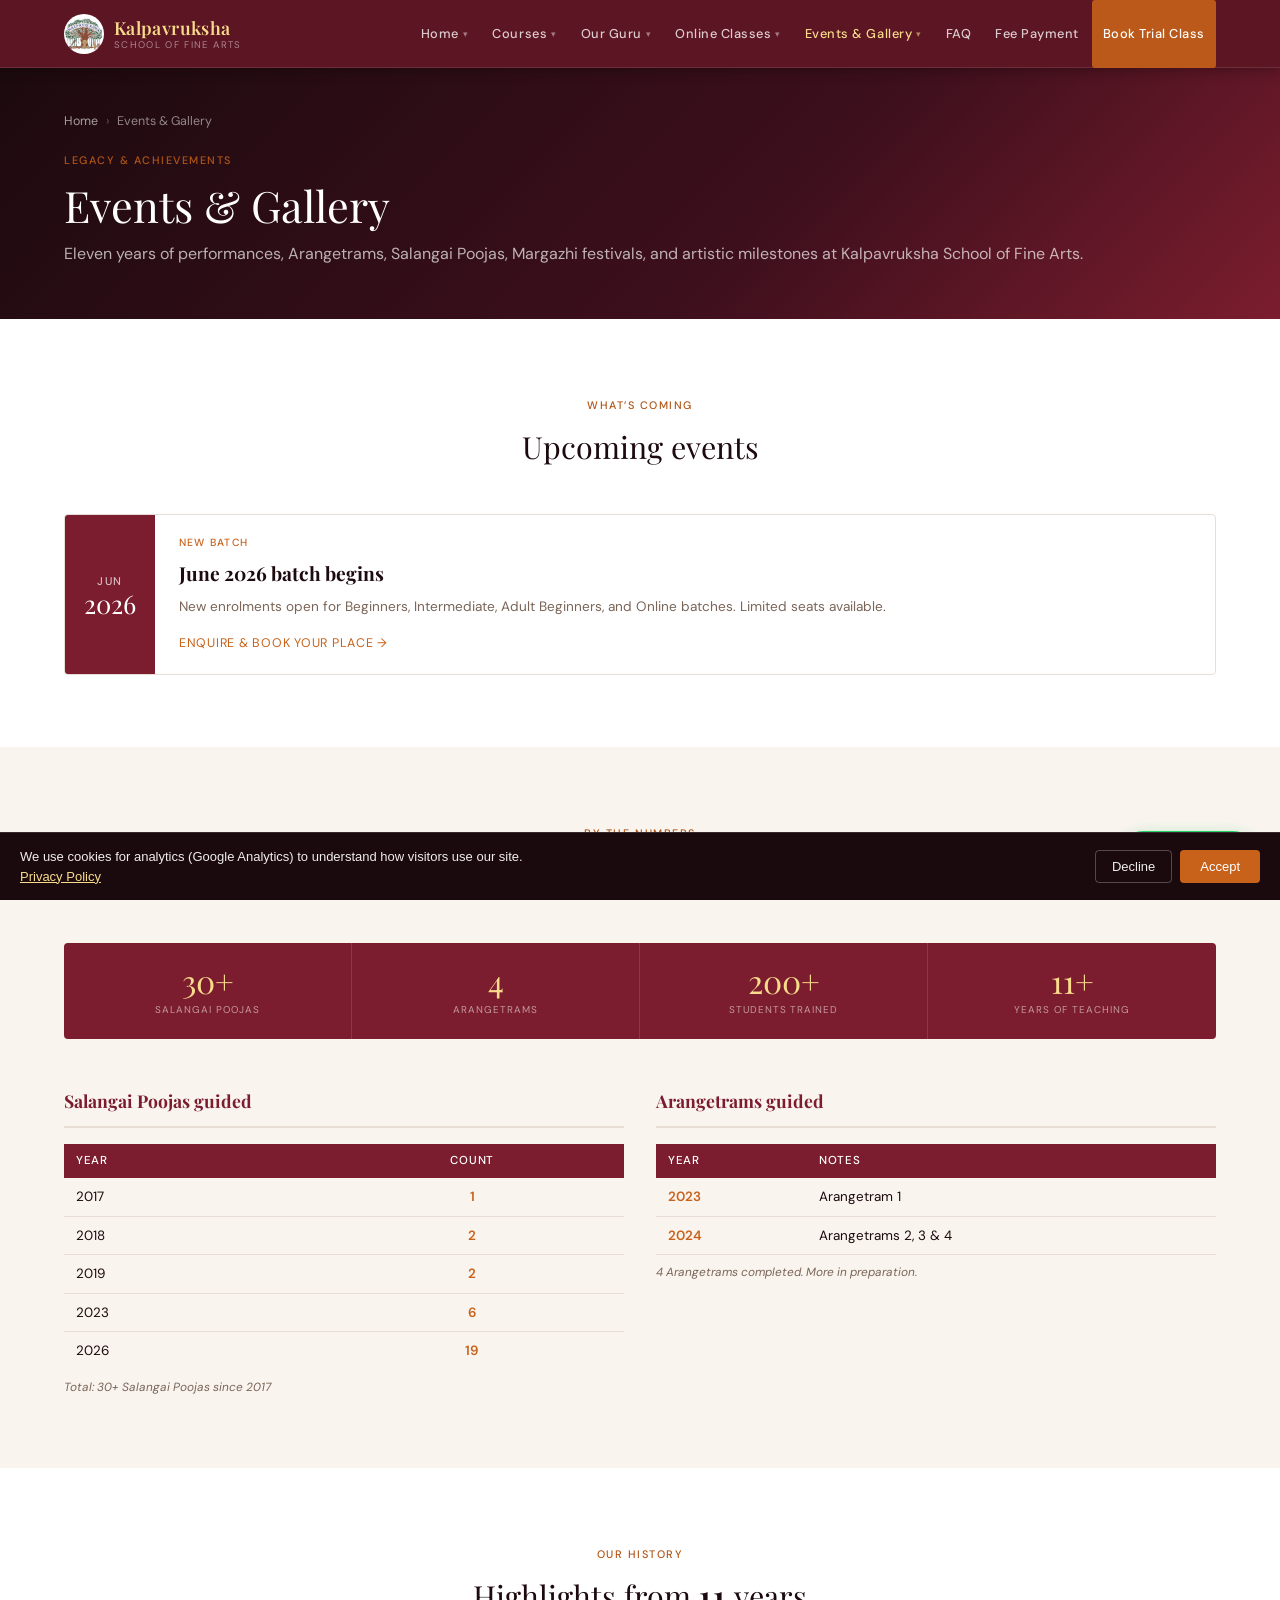
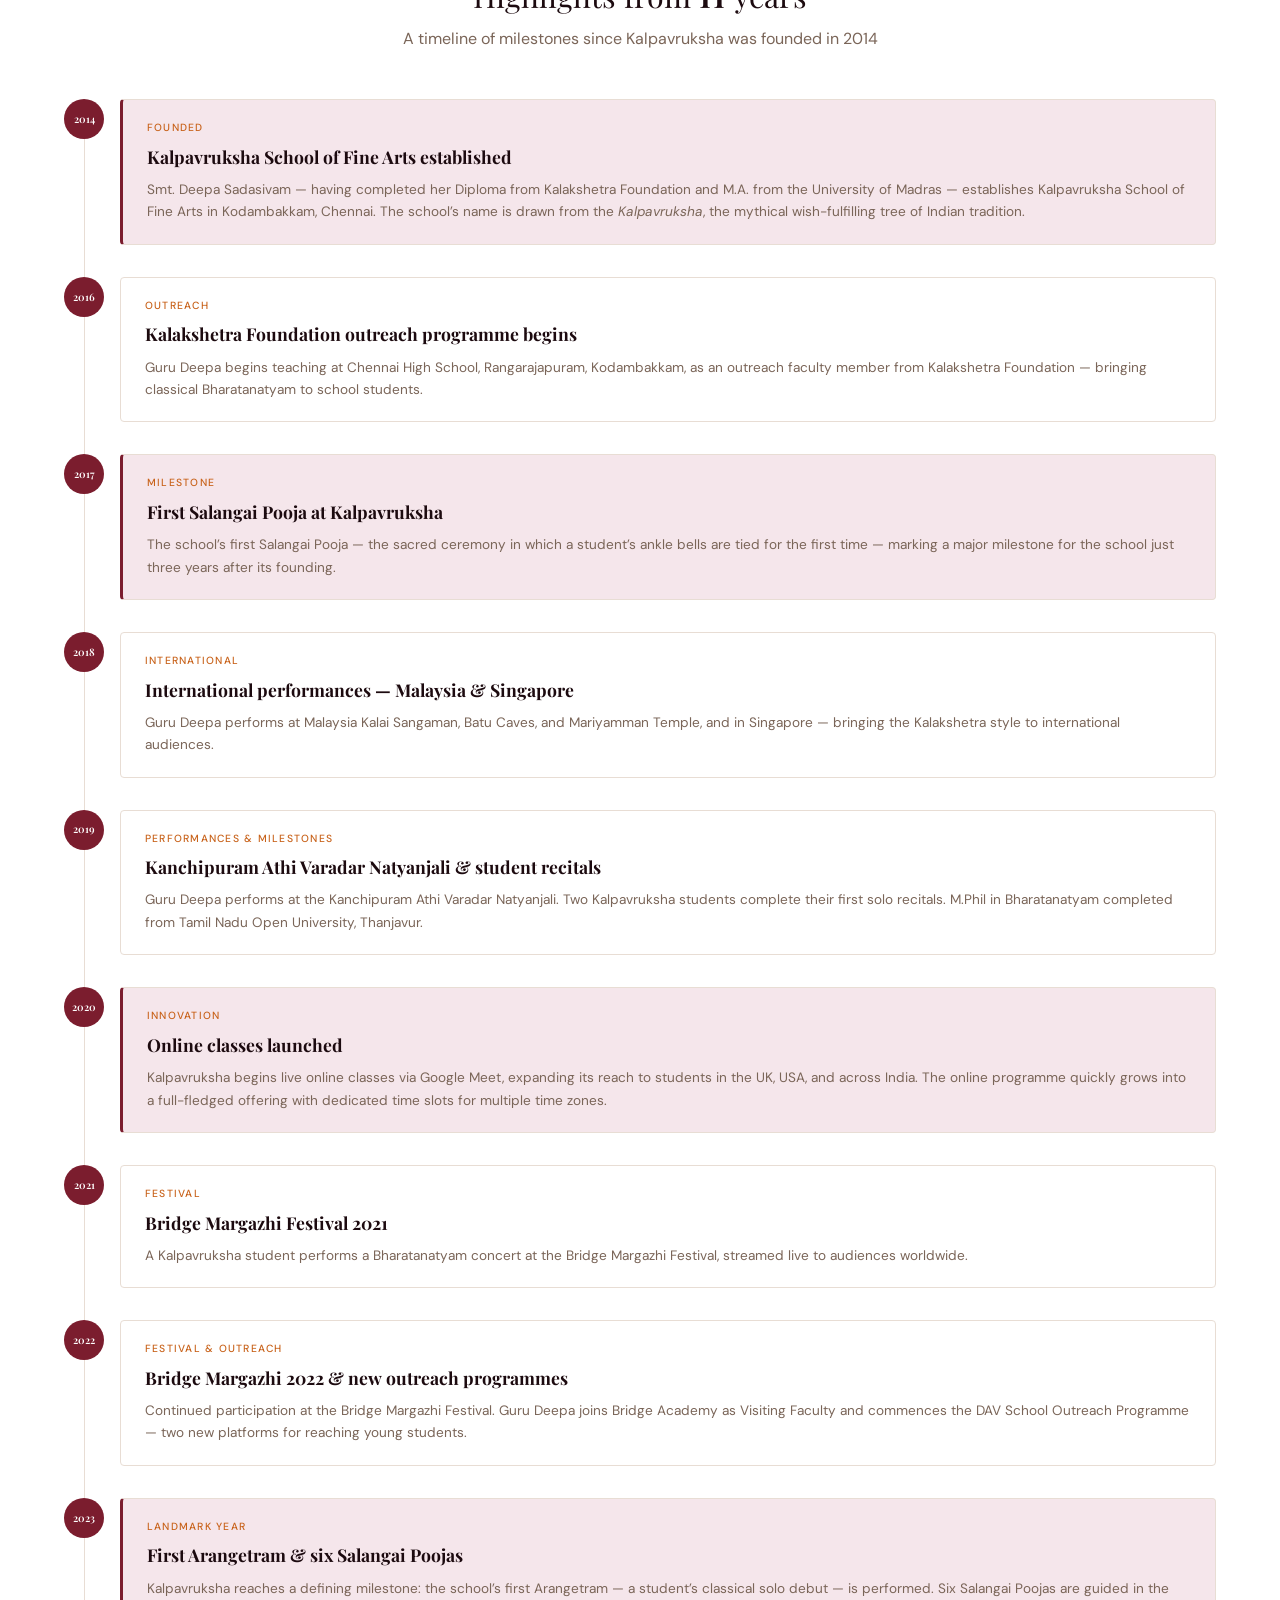
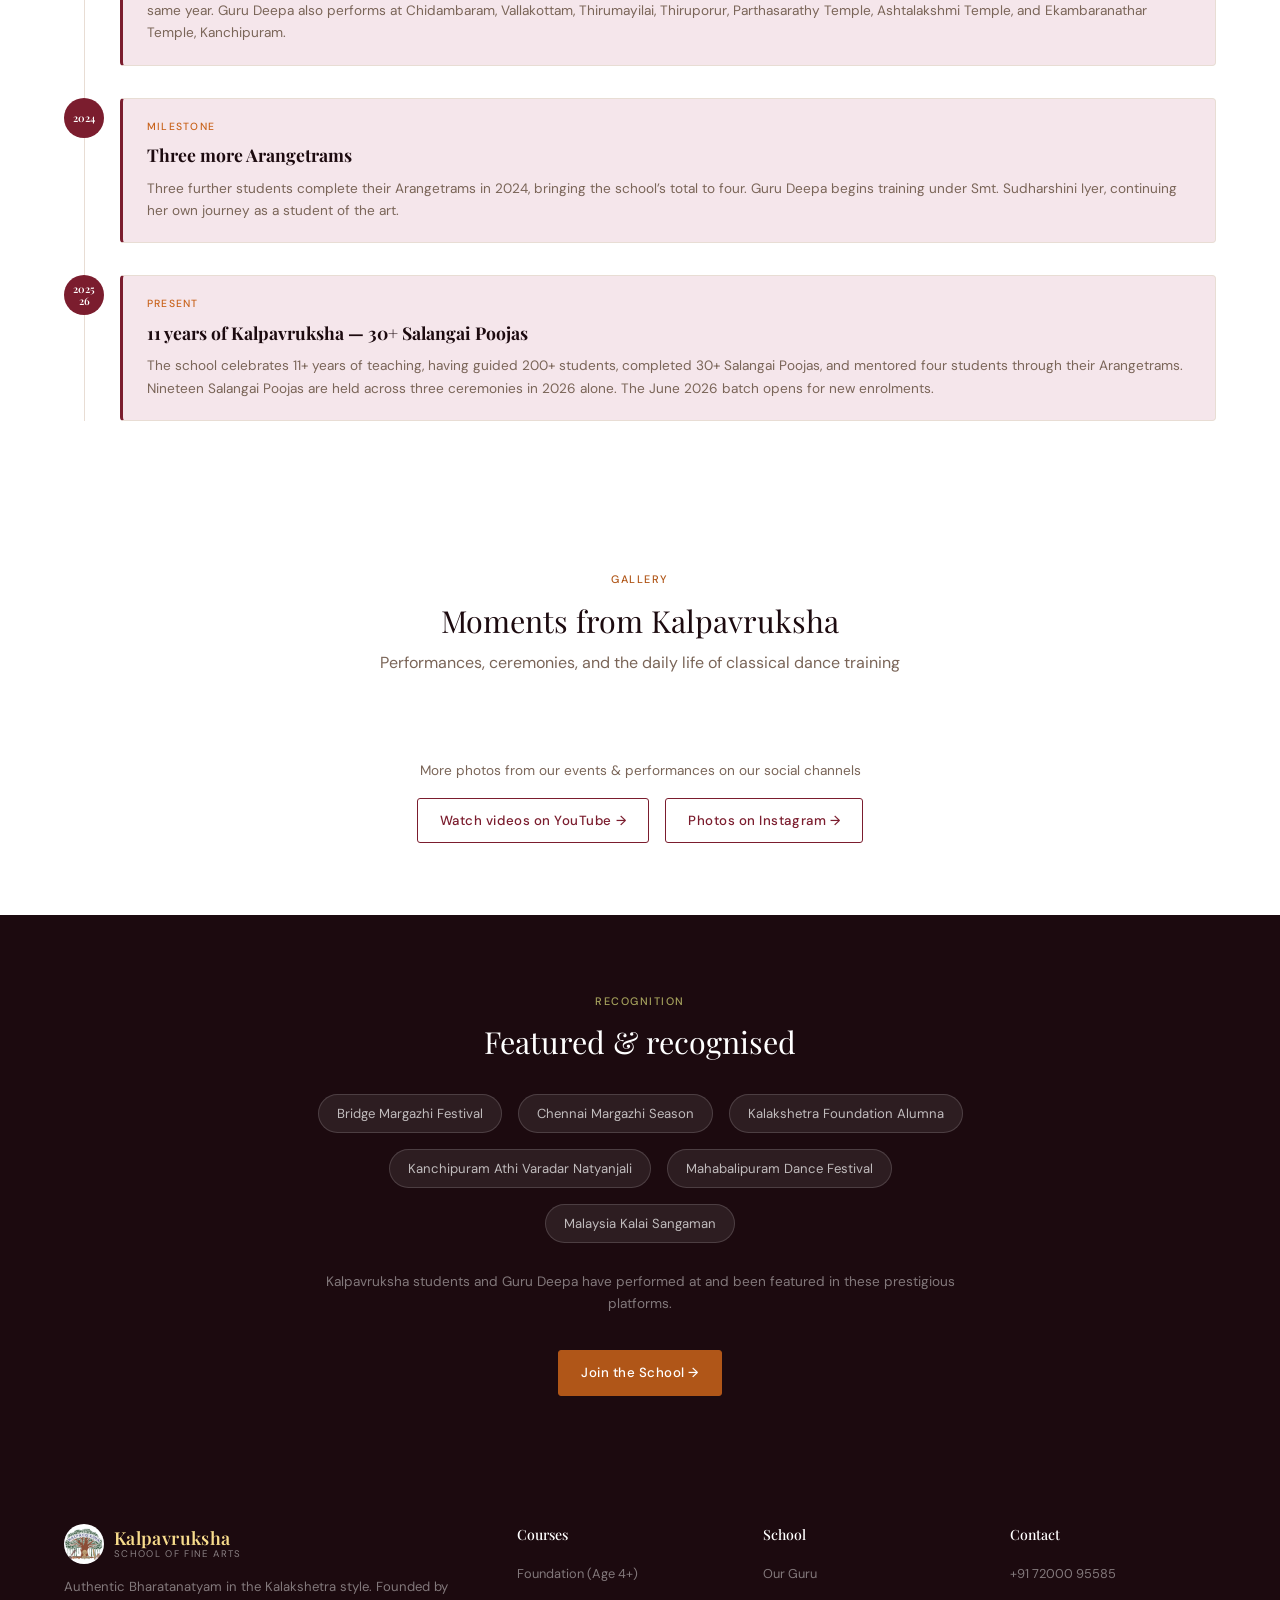
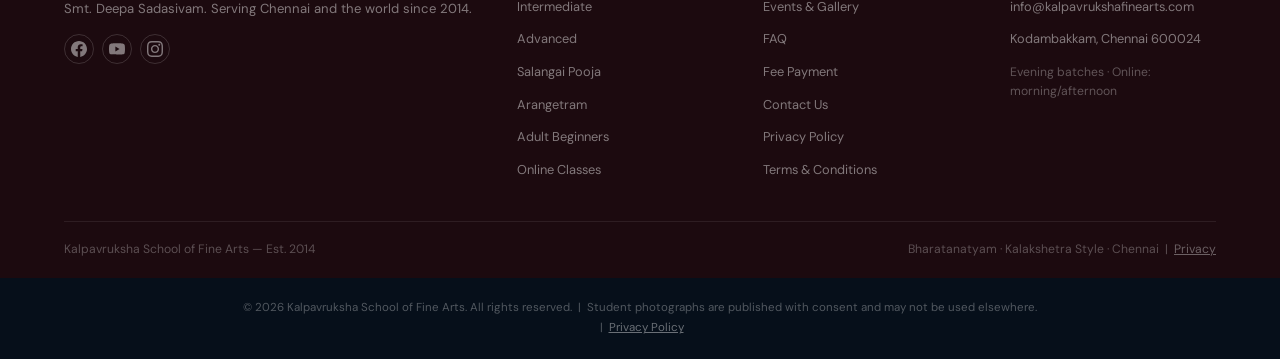
<file: events.html>
<!DOCTYPE html>
<!-- v2026-05-10 updated timeline -->
<html lang="en-IN">
<head>
  <meta charset="UTF-8">
  <meta name="google-site-verification" content="vN2-0iQwr74Br4yqT1xNynjvGHpnbKhBjR1G0NXU9Yg" />
  <meta name="viewport" content="width=device-width, initial-scale=1.0">
  <title>Events &amp; Gallery | Kalpavruksha School of Fine Arts Chennai</title>
  <meta name="description" content="Performances, Arangetrams, Salangai Poojas and gallery from Kalpavruksha School of Fine Arts, Chennai. 11 years of Bharatanatyam milestones.">
  <link rel="canonical" href="https://kalpavrukshafinearts.com/events.html">
  <!-- GA4 loads only after cookie consent — see consent script at end of body -->
  <script>window.dataLayer=window.dataLayer||[];function gtag(){dataLayer.push(arguments);}gtag('consent','default',{analytics_storage:'denied',ad_storage:'denied'});</script>
  <link rel="preconnect" href="https://fonts.googleapis.com">
  <link rel="preconnect" href="https://fonts.gstatic.com" crossorigin>
  <link rel="preload" href="https://fonts.googleapis.com/css2?family=Playfair+Display:ital,wght@0,400;0,500;0,600;0,700;1,400&family=DM+Sans:opsz,wght@9..40,300;9..40,400;9..40,500&display=swap" as="style" onload="this.onload=null;this.rel='stylesheet'">
  <noscript><link rel="stylesheet" href="https://fonts.googleapis.com/css2?family=Playfair+Display:ital,wght@0,400;0,500;0,600;0,700;1,400&family=DM+Sans:opsz,wght@9..40,300;9..40,400;9..40,500&display=swap"></noscript>
  <link rel="preload" href="css/style.css" as="style" onload="this.onload=null;this.rel='stylesheet'">
  <noscript><link rel="stylesheet" href="css/style.css"></noscript>

  <style>

    .events-list{display:flex;flex-direction:column;gap:2px}
    .event-card{display:flex;align-items:stretch;background:#fff;border:1px solid var(--bdr);border-radius:4px;overflow:hidden}
    .event-date{flex-shrink:0;width:90px;background:var(--maroon);color:#fff;display:flex;flex-direction:column;align-items:center;justify-content:center;padding:20px 12px;text-align:center}
    .event-month{font-size:0.7rem;font-weight:500;letter-spacing:0.12em;text-transform:uppercase;opacity:0.7}
    .event-day{font-family:'Playfair Display',serif;font-size:1.6rem;font-weight:300;line-height:1}
    .event-body{flex:1;padding:20px 24px}
    .event-tag{font-size:0.65rem;font-weight:500;letter-spacing:0.12em;text-transform:uppercase;color:#C8621A;margin-bottom:6px}
    .event-body h3{font-family:'Playfair Display',serif;font-size:1.2rem;color:var(--ink);margin-bottom:8px}
    .event-body p{font-size:0.85rem;color:var(--ink-soft);line-height:1.65;margin-bottom:10px}
    .event-cta{font-size:0.78rem;letter-spacing:0.06em;color:#C8621A;text-transform:uppercase;text-decoration:none}

    /* TIMELINE */
    .timeline{display:flex;flex-direction:column;gap:0;position:relative;padding-left:56px}
    .timeline::before{content:'';position:absolute;left:20px;top:0;bottom:0;width:1px;background:var(--bdr)}
    .timeline-item{position:relative;padding-bottom:32px}
    .timeline-item:last-child{padding-bottom:0}
    .timeline-year{position:absolute;left:-56px;width:40px;height:40px;border-radius:50%;background:var(--maroon);color:#fff;display:flex;align-items:center;justify-content:center;font-family:'Playfair Display',serif;font-size:0.65rem;text-align:center;line-height:1.2;font-weight:600;flex-shrink:0}
    .timeline-content{background:#fff;border:1px solid var(--bdr);border-radius:4px;padding:20px 24px}
    .timeline-content h3{font-family:'Playfair Display',serif;font-size:1.1rem;color:var(--ink);margin-bottom:8px}
    .timeline-content p{font-size:0.85rem;color:var(--ink-soft);line-height:1.65}
    .timeline-tag{font-size:0.65rem;font-weight:500;letter-spacing:0.12em;text-transform:uppercase;color:#C8621A;margin-bottom:6px;display:block}
    .tl-highlight{border-left:3px solid var(--maroon);background:var(--maroon-l)}

    /* Milestones count strip */
    .ms-strip{display:grid;grid-template-columns:repeat(4,1fr);background:var(--maroon);border-radius:4px;overflow:hidden;margin-bottom:48px}
    .ms-strip-item{text-align:center;padding:22px 16px;border-right:1px solid rgba(255,255,255,0.12)}
    .ms-strip-item:last-child{border-right:none}
    .ms-strip-n{font-family:'Playfair Display',serif;font-size:2rem;font-weight:300;color:#F8DC8C;line-height:1}
    .ms-strip-l{font-size:0.62rem;letter-spacing:0.10em;text-transform:uppercase;color:rgba(255,255,255,0.55);margin-top:5px}

    /* Gallery grid */
    .gallery-grid{display:grid;grid-template-columns:repeat(4,1fr);gap:16px}
    .gallery-item--wide{grid-column:span 2}
    .gallery-item{position:relative}
    .gallery-img-placeholder{width:100%;aspect-ratio:4/3;background:linear-gradient(135deg,var(--maroon-l),var(--bdr));border-radius:4px;border:1px solid var(--bdr);display:flex;align-items:center;justify-content:center;color:var(--ink-soft);font-size:0.78rem;font-style:italic}
    .gallery-item figcaption{font-size:0.75rem;color:var(--ink-soft);margin-top:6px;padding-left:2px}

    .press-badge{background:rgba(255,255,255,0.08);border:1px solid rgba(255,255,255,0.15);color:rgba(255,255,255,0.7);font-size:0.82rem;padding:8px 18px;border-radius:20px}

    @media(max-width:900px){.gallery-grid{grid-template-columns:repeat(2,1fr)}.gallery-item--wide{grid-column:span 2}.ms-strip{grid-template-columns:repeat(2,1fr)}}
    @media(max-width:480px){.gallery-grid{grid-template-columns:1fr}.gallery-item--wide{grid-column:span 1}.event-card{flex-direction:column}.event-date{width:100%;flex-direction:row;gap:8px;padding:12px 20px;justify-content:flex-start}.ms-strip{grid-template-columns:1fr 1fr}}
  </style>

  <script type="application/ld+json">
  {"@context":"https://schema.org","@type":"BreadcrumbList","itemListElement":[{"@type":"ListItem","position":1,"name":"Home","item":"https://kalpavrukshafinearts.com/"},{"@type":"ListItem","position":2,"name":"Events & Gallery","item":"https://kalpavrukshafinearts.com/events.html"}]}
  </script>
  <meta property="og:type" content="website">
  <meta property="og:title" content="Events & Gallery | Kalpavruksha School of Fine Arts">
  <meta property="og:description" content="Performances, Arangetrams, Salangai Poojas and gallery from Kalpavruksha School of Fine Arts, Chennai. 11 years of Bharatanatyam.">
  <meta property="og:url" content="https://kalpavrukshafinearts.com/events.html">
  <meta property="og:image" content="https://kalpavrukshafinearts.com/images/arangetram.webp">
  <meta property="og:image:width" content="1400">
  <meta property="og:image:height" content="934">
  <meta property="og:image:alt" content="Bharatanatyam performance at Kalpavruksha School of Fine Arts">
</head>
<body>
<a href="#main" class="skip">Skip to main content</a>

<nav class="site-nav" id="site-nav" role="navigation" aria-label="Main navigation">
  <div class="ni">
    <div class="nl"><a href="index.html" class="logo" aria-label="Kalpavruksha home"><img loading="eager" src="images/logo.webp" alt="Kalpavruksha School of Fine Arts logo" width="40" height="40" style="width:40px;height:40px;border-radius:50%;object-fit:cover;flex-shrink:0"><div class="logo-t"><span class="logo-n">Kalpavruksha</span><span class="logo-s">School of Fine Arts</span></div></a></div>
    <button class="ntog" aria-label="Toggle menu" aria-expanded="false"><span></span><span></span><span></span></button>
    <ul class="nm">
      <li><a href="index.html">Home <span class="narr">&#9662;</span></a><div class="ndd"><a href="index.html#about">About Us</a><a href="index.html#courses">Course Overview</a><a href="index.html#how-to-join">How to Join</a></div></li>
      <li><a href="courses.html">Courses <span class="narr">&#9662;</span></a><div class="ndd"><a href="courses.html#dance-path">Dance Path</a><a href="courses.html#beginners">Foundation (Age 4+)</a><a href="courses.html#intermediate">Intermediate</a><a href="courses.html#Advanced">Advanced</a><a href="courses.html#salangai">Salangai Pooja</a><a href="courses.html#arangetram">Arangetram</a><a href="courses.html#adults">Adult Beginners</a><a href="courses.html#timings">Timings</a><a href="courses.html#bridge-exams">Grade Exams</a></div></li>
      <li><a href="guru.html">Our Guru <span class="narr">&#9662;</span></a><div class="ndd"><a href="guru.html#bio">Biography</a><a href="guru.html#philosophy">Philosophy</a><a href="guru.html#lineage">Lineage</a><a href="guru.html#performances">Performances</a></div></li>
      <li><a href="online-classes.html">Online Classes <span class="narr">&#9662;</span></a><div class="ndd"><a href="online-classes.html#how-it-works">How It Works</a><a href="online-classes.html#requirements">Requirements</a><a href="online-classes.html#faq">FAQ</a><a href="online-classes.html#testimonials">Student Stories</a></div></li>
      <li><a href="events.html" class="on" aria-current="page">Events &amp; Gallery <span class="narr">&#9662;</span></a><div class="ndd"><a href="events.html#upcoming">Upcoming Events</a><a href="events.html#highlights">Highlights</a><a href="events.html#milestones">Milestones</a><a href="events.html#gallery">Gallery</a></div></li>
      <li><a href="faq.html">FAQ</a></li>
      <li><a href="fees.html">Fee Payment</a></li>
      <li><a href="contact.html" class="ncta">Book Trial Class</a></li>
    </ul>
  </div>
</nav>

<main id="main">
<div class="page-hero">
  <div class="container">
    <nav class="breadcrumb" aria-label="Breadcrumb"><a href="index.html">Home</a><span class="breadcrumb-sep" aria-hidden="true">&#8250;</span><span aria-current="page">Events &amp; Gallery</span></nav>
    <span class="section-label">Legacy &amp; achievements</span>
    <h1 class="display-lg" style="margin-top:8px">Events &amp; Gallery</h1>
    <p>Eleven years of performances, Arangetrams, Salangai Poojas, Margazhi festivals, and artistic milestones at Kalpavruksha School of Fine Arts.</p>
  </div>
</div>

<!-- UPCOMING EVENTS -->
<section class="sec sec-w" id="upcoming" aria-label="Upcoming events">
  <div class="container">
    <div class="section-head">
      <span class="section-label">What&rsquo;s coming</span>
      <h2 class="display-md" style="margin-top:10px">Upcoming events</h2>
    </div>
    <div class="events-list" role="list">
      <article class="event-card" role="listitem">
        <div class="event-date"><span class="event-month">Jun</span><span class="event-day">2026</span></div>
        <div class="event-body">
          <div class="event-tag">New batch</div>
          <h3>June 2026 batch begins</h3>
          <p>New enrolments open for Beginners, Intermediate, Adult Beginners, and Online batches. Limited seats available.</p>
          <a href="contact.html" class="event-cta">Enquire &amp; book your place &rarr;</a>
        </div>
      </article>
    </div>
  </div>
</section>

<!-- MILESTONE COUNTS -->
<section class="sec sec-c" id="milestones" aria-label="School milestones">
  <div class="container">
    <div class="section-head">
      <span class="section-label">By the numbers</span>
      <h2 class="display-md" style="margin-top:10px">Milestones at Kalpavruksha</h2>
    </div>
    <div class="ms-strip" role="list" aria-label="Kalpavruksha milestone statistics">
      <div class="ms-strip-item" role="listitem"><div class="ms-strip-n">30+</div><div class="ms-strip-l">Salangai Poojas</div></div>
      <div class="ms-strip-item" role="listitem"><div class="ms-strip-n">4</div><div class="ms-strip-l">Arangetrams</div></div>
      <div class="ms-strip-item" role="listitem"><div class="ms-strip-n">200+</div><div class="ms-strip-l">Students trained</div></div>
      <div class="ms-strip-item" role="listitem"><div class="ms-strip-n">11+</div><div class="ms-strip-l">Years of teaching</div></div>
    </div>

    <!-- Salangai Pooja list (years only, no names per request) -->
    <div style="display:grid;grid-template-columns:1fr 1fr;gap:32px;margin-top:40px">
      <div>
        <h3 style="font-family:'Playfair Display',serif;font-size:1.1rem;color:var(--maroon);margin-bottom:16px;padding-bottom:10px;border-bottom:2px solid var(--bdr)">Salangai Poojas guided</h3>
        <table style="width:100%;font-size:0.84rem;border-collapse:collapse">
          <thead><tr><th style="background:var(--maroon);color:#fff;padding:8px 12px;text-align:left;font-weight:500;font-size:0.72rem;letter-spacing:0.06em;text-transform:uppercase">Year</th><th style="background:var(--maroon);color:#fff;padding:8px 12px;text-align:center;font-weight:500;font-size:0.72rem;letter-spacing:0.06em;text-transform:uppercase">Count</th></tr></thead>
          <tbody>
            <tr><td style="padding:8px 12px;border-bottom:1px solid var(--bdr);color:var(--ink)">2017</td><td style="padding:8px 12px;border-bottom:1px solid var(--bdr);color:#C8621A;font-weight:600;text-align:center">1</td></tr>
            <tr style="background:var(--cream)"><td style="padding:8px 12px;border-bottom:1px solid var(--bdr);color:var(--ink)">2018</td><td style="padding:8px 12px;border-bottom:1px solid var(--bdr);color:#C8621A;font-weight:600;text-align:center">2</td></tr>
            <tr><td style="padding:8px 12px;border-bottom:1px solid var(--bdr);color:var(--ink)">2019</td><td style="padding:8px 12px;border-bottom:1px solid var(--bdr);color:#C8621A;font-weight:600;text-align:center">2</td></tr>
            <tr style="background:var(--cream)"><td style="padding:8px 12px;border-bottom:1px solid var(--bdr);color:var(--ink)">2023</td><td style="padding:8px 12px;border-bottom:1px solid var(--bdr);color:#C8621A;font-weight:600;text-align:center">6</td></tr>
            <tr><td style="padding:8px 12px;color:var(--ink)">2026</td><td style="padding:8px 12px;color:#C8621A;font-weight:600;text-align:center">19</td></tr>
          </tbody>
        </table>
        <p style="font-size:0.74rem;color:var(--ink-soft);margin-top:8px;font-style:italic">Total: 30+ Salangai Poojas since 2017</p>
      </div>
      <div>
        <h3 style="font-family:'Playfair Display',serif;font-size:1.1rem;color:var(--maroon);margin-bottom:16px;padding-bottom:10px;border-bottom:2px solid var(--bdr)">Arangetrams guided</h3>
        <table style="width:100%;font-size:0.84rem;border-collapse:collapse">
          <thead><tr><th style="background:var(--maroon);color:#fff;padding:8px 12px;text-align:left;font-weight:500;font-size:0.72rem;letter-spacing:0.06em;text-transform:uppercase">Year</th><th style="background:var(--maroon);color:#fff;padding:8px 12px;text-align:left;font-weight:500;font-size:0.72rem;letter-spacing:0.06em;text-transform:uppercase">Notes</th></tr></thead>
          <tbody>
            <tr><td style="padding:8px 12px;border-bottom:1px solid var(--bdr);color:#C8621A;font-weight:600">2023</td><td style="padding:8px 12px;border-bottom:1px solid var(--bdr);color:var(--ink)">Arangetram 1</td></tr>
            <tr style="background:var(--cream)"><td style="padding:8px 12px;border-bottom:1px solid var(--bdr);color:#C8621A;font-weight:600">2024</td><td style="padding:8px 12px;border-bottom:1px solid var(--bdr);color:var(--ink)">Arangetrams 2, 3 &amp; 4</td></tr>
          </tbody>
        </table>
        <p style="font-size:0.74rem;color:var(--ink-soft);margin-top:8px;font-style:italic">4 Arangetrams completed. More in preparation.</p>


      </div>
    </div>
  </div>
</section>

<!-- TIMELINE -->
<section class="sec sec-w" id="highlights" aria-label="School history timeline">
  <div class="container">
    <div class="section-head">
      <span class="section-label">Our history</span>
      <h2 class="display-md" style="margin-top:10px">Highlights from <span style="font-family:'Playfair Display',serif;font-weight:700;letter-spacing:0.08em">11</span> years</h2>
      <p>A timeline of milestones since Kalpavruksha was founded in 2014</p>
    </div>

    <div class="timeline" aria-label="School milestones timeline">

      <div class="timeline-item">
        <div class="timeline-year" aria-label="Year 2014">2014</div>
        <div class="timeline-content tl-highlight">
          <span class="timeline-tag">Founded</span>
          <h3>Kalpavruksha School of Fine Arts established</h3>
          <p>Smt. Deepa Sadasivam &mdash; having completed her Diploma from Kalakshetra Foundation and M.A. from the University of Madras &mdash; establishes Kalpavruksha School of Fine Arts in Kodambakkam, Chennai. The school&rsquo;s name is drawn from the <em>Kalpavruksha</em>, the mythical wish-fulfilling tree of Indian tradition.</p>
        </div>
      </div>

      <div class="timeline-item">
        <div class="timeline-year" aria-label="Year 2016">2016</div>
        <div class="timeline-content">
          <span class="timeline-tag">Outreach</span>
          <h3>Kalakshetra Foundation outreach programme begins</h3>
          <p>Guru Deepa begins teaching at Chennai High School, Rangarajapuram, Kodambakkam, as an outreach faculty member from Kalakshetra Foundation &mdash; bringing classical Bharatanatyam to school students.</p>
        </div>
      </div>

      <div class="timeline-item">
        <div class="timeline-year" aria-label="Year 2017">2017</div>
        <div class="timeline-content tl-highlight">
          <span class="timeline-tag">Milestone</span>
          <h3>First Salangai Pooja at Kalpavruksha</h3>
          <p>The school&rsquo;s first Salangai Pooja &mdash; the sacred ceremony in which a student&rsquo;s ankle bells are tied for the first time &mdash; marking a major milestone for the school just three years after its founding.</p>
        </div>
      </div>

      <div class="timeline-item">
        <div class="timeline-year" aria-label="Year 2018">2018</div>
        <div class="timeline-content">
          <span class="timeline-tag">International</span>
          <h3>International performances &mdash; Malaysia &amp; Singapore</h3>
          <p>Guru Deepa performs at Malaysia Kalai Sangaman, Batu Caves, and Mariyamman Temple, and in Singapore &mdash; bringing the Kalakshetra style to international audiences.</p>
        </div>
      </div>

      <div class="timeline-item">
        <div class="timeline-year" aria-label="Year 2019">2019</div>
        <div class="timeline-content">
          <span class="timeline-tag">Performances &amp; milestones</span>
          <h3>Kanchipuram Athi Varadar Natyanjali &amp; student recitals</h3>
          <p>Guru Deepa performs at the Kanchipuram Athi Varadar Natyanjali. Two Kalpavruksha students complete their first solo recitals. M.Phil in Bharatanatyam completed from Tamil Nadu Open University, Thanjavur.</p>
        </div>
      </div>

      <div class="timeline-item">
        <div class="timeline-year" aria-label="Year 2020">2020</div>
        <div class="timeline-content tl-highlight">
          <span class="timeline-tag">Innovation</span>
          <h3>Online classes launched</h3>
          <p>Kalpavruksha begins live online classes via Google Meet, expanding its reach to students in the UK, USA, and across India. The online programme quickly grows into a full-fledged offering with dedicated time slots for multiple time zones.</p>
        </div>
      </div>

      <div class="timeline-item">
        <div class="timeline-year" aria-label="Year 2021">2021</div>
        <div class="timeline-content">
          <span class="timeline-tag">Festival</span>
          <h3>Bridge Margazhi Festival 2021</h3>
          <p>A Kalpavruksha student performs a Bharatanatyam concert at the Bridge Margazhi Festival, streamed live to audiences worldwide.</p>
        </div>
      </div>

      <div class="timeline-item">
        <div class="timeline-year" aria-label="Year 2022">2022</div>
        <div class="timeline-content">
          <span class="timeline-tag">Festival &amp; outreach</span>
          <h3>Bridge Margazhi 2022 &amp; new outreach programmes</h3>
          <p>Continued participation at the Bridge Margazhi Festival. Guru Deepa joins Bridge Academy as Visiting Faculty and commences the DAV School Outreach Programme &mdash; two new platforms for reaching young students.</p>
        </div>
      </div>

      <div class="timeline-item">
        <div class="timeline-year" aria-label="Year 2023">2023</div>
        <div class="timeline-content tl-highlight">
          <span class="timeline-tag">Landmark year</span>
          <h3>First Arangetram &amp; six Salangai Poojas</h3>
          <p>Kalpavruksha reaches a defining milestone: the school&rsquo;s first Arangetram &mdash; a student&rsquo;s classical solo debut &mdash; is performed. Six Salangai Poojas are guided in the same year. Guru Deepa also performs at Chidambaram, Vallakottam, Thirumayilai, Thiruporur, Parthasarathy Temple, Ashtalakshmi Temple, and Ekambaranathar Temple, Kanchipuram.</p>
        </div>
      </div>

      <div class="timeline-item">
        <div class="timeline-year" aria-label="Year 2024">2024</div>
        <div class="timeline-content tl-highlight">
          <span class="timeline-tag">Milestone</span>
          <h3>Three more Arangetrams</h3>
          <p>Three further students complete their Arangetrams in 2024, bringing the school&rsquo;s total to four. Guru Deepa begins training under Smt. Sudharshini Iyer, continuing her own journey as a student of the art.</p>
        </div>
      </div>

      <div class="timeline-item">
        <div class="timeline-year" aria-label="Year 2025–2026">2025<br>26</div>
        <div class="timeline-content tl-highlight">
          <span class="timeline-tag">Present</span>
          <h3>11 years of Kalpavruksha &mdash; 30+ Salangai Poojas</h3>
          <p>The school celebrates 11+ years of teaching, having guided 200+ students, completed 30+ Salangai Poojas, and mentored four students through their Arangetrams. Nineteen Salangai Poojas are held across three ceremonies in 2026 alone. The June 2026 batch opens for new enrolments.</p>
        </div>
      </div>

    </div>
  </div>
</section>

<!-- GALLERY -->
<section class="sec sec-w" id="gallery" aria-label="Photo gallery">
  <div class="container">
    <div class="section-head">
      <span class="section-label">Gallery</span>
      <h2 class="display-md" style="margin-top:10px">Moments from Kalpavruksha</h2>
      <p>Performances, ceremonies, and the daily life of classical dance training</p>
    </div>
    <div class="gallery-grid" role="list" aria-label="Photo gallery">
      <!-- Gallery images will be added here when photos are available -->
    </div>
    <div style="text-align:center;margin-top:36px">
      <p style="font-size:0.85rem;color:var(--ink-soft);margin-bottom:16px">More photos from our events &amp; performances on our social channels</p>
      <div style="display:flex;gap:16px;justify-content:center;flex-wrap:wrap">
        <a href="https://www.youtube.com/channel/UCljUDGBZsBAb4ENWV3Zk0Pw" target="_blank" rel="noopener" class="btn bs">Watch videos on YouTube &rarr;</a>
        <a href="https://www.instagram.com/kalpavruksha_schooloffinearts/" target="_blank" rel="noopener" class="btn bs">Photos on Instagram &rarr;</a>
      </div>
    </div>
  </div>
</section>

<!-- RECOGNITION -->
<section class="sec" style="background:var(--ink)" id="recognition" aria-label="Recognition">
  <div class="container" style="text-align:center;max-width:700px">
    <span class="section-label" style="color:rgba(200,200,112,0.8)">Recognition</span>
    <h2 class="display-md" style="margin-top:10px;color:#fff;margin-bottom:32px">Featured &amp; recognised</h2>
    <div style="display:flex;flex-wrap:wrap;justify-content:center;gap:16px">
      <div class="press-badge">Bridge Margazhi Festival</div>
      <div class="press-badge">Chennai Margazhi Season</div>
      <div class="press-badge">Kalakshetra Foundation Alumna</div>
      <div class="press-badge">Kanchipuram Athi Varadar Natyanjali</div>
      <div class="press-badge">Mahabalipuram Dance Festival</div>
      <div class="press-badge">Malaysia Kalai Sangaman</div>
    </div>
    <p style="color:rgba(255,255,255,0.45);font-size:0.85rem;margin-top:28px">Kalpavruksha students and Guru Deepa have performed at and been featured in these prestigious platforms.</p>
    <div style="margin-top:36px"><a href="contact.html" class="btn bp">Join the School &rarr;</a></div>
  </div>
</section>

</main>

<footer class="ft"><div class="c"><div class="fg">
  <div class="fb-brand">
    <a href="index.html" style="text-decoration:none;display:flex;align-items:center;gap:10px;margin-bottom:12px">
      <img loading="lazy" src="images/logo.webp" alt="Kalpavruksha logo" width="40" height="40" style="width:40px;height:40px;border-radius:50%;object-fit:cover">
      <div class="logo-t"><span class="logo-n">Kalpavruksha</span><span class="logo-s">School of Fine Arts</span></div>
    </a>
    <p>Authentic Bharatanatyam in the Kalakshetra style. Founded by Smt. Deepa Sadasivam. Serving Chennai and the world since 2014.</p>
    <div style="display:flex;gap:8px;margin-top:14px">
      <a href="https://www.facebook.com/kalpavrukshaschooloffinearts/" target="_blank" rel="noopener" class="fsoc" aria-label="Kalpavruksha on Facebook (opens in new tab)"><svg viewBox="0 0 24 24" fill="currentColor" width="16" height="16"><path d="M24 12.073c0-6.627-5.373-12-12-12s-12 5.373-12 12c0 5.99 4.388 10.954 10.125 11.854v-8.385H7.078v-3.47h3.047V9.43c0-3.007 1.792-4.669 4.533-4.669 1.312 0 2.686.235 2.686.235v2.953H15.83c-1.491 0-1.956.925-1.956 1.874v2.25h3.328l-.532 3.47h-2.796v8.385C19.612 23.027 24 18.062 24 12.073z"/></svg></a>
      <a href="https://www.youtube.com/channel/UCljUDGBZsBAb4ENWV3Zk0Pw" target="_blank" rel="noopener" class="fsoc" aria-label="Kalpavruksha on YouTube (opens in new tab)"><svg viewBox="0 0 24 24" fill="currentColor" width="16" height="16"><path d="M23.498 6.186a3.016 3.016 0 0 0-2.122-2.136C19.505 3.545 12 3.545 12 3.545s-7.505 0-9.377.505A3.017 3.017 0 0 0 .502 6.186C0 8.07 0 12 0 12s0 3.93.502 5.814a3.016 3.016 0 0 0 2.122 2.136c1.871.505 9.376.505 9.376.505s7.505 0 9.377-.505a3.015 3.015 0 0 0 2.122-2.136C24 15.93 24 12 24 12s0-3.93-.502-5.814zM9.545 15.568V8.432L15.818 12l-6.273 3.568z"/></svg></a>
      <a href="https://www.instagram.com/kalpavruksha_schooloffinearts/" target="_blank" rel="noopener" class="fsoc" aria-label="Kalpavruksha on Instagram (opens in new tab)"><svg viewBox="0 0 24 24" fill="currentColor" width="16" height="16"><path d="M12 2.163c3.204 0 3.584.012 4.85.07 3.252.148 4.771 1.691 4.919 4.919.058 1.265.069 1.645.069 4.849 0 3.205-.012 3.584-.069 4.849-.149 3.225-1.664 4.771-4.919 4.919-1.266.058-1.644.07-4.85.07-3.204 0-3.584-.012-4.849-.07-3.26-.149-4.771-1.699-4.919-4.92-.058-1.265-.07-1.644-.07-4.849 0-3.204.013-3.583.07-4.849.149-3.227 1.664-4.771 4.919-4.919 1.266-.057 1.645-.069 4.849-.069zm0-2.163c-3.259 0-3.667.014-4.947.072-4.358.2-6.78 2.618-6.98 6.98-.059 1.281-.073 1.689-.073 4.948 0 3.259.014 3.668.072 4.948.2 4.358 2.618 6.78 6.98 6.98 1.281.058 1.689.072 4.948.072 3.259 0 3.668-.014 4.948-.072 4.354-.2 6.782-2.618 6.979-6.98.059-1.28.073-1.689.073-4.948 0-3.259-.014-3.667-.072-4.947-.196-4.354-2.617-6.78-6.979-6.98-1.281-.059-1.69-.073-4.949-.073zm0 5.838c-3.403 0-6.162 2.759-6.162 6.162s2.759 6.163 6.162 6.163 6.162-2.759 6.162-6.163c0-3.403-2.759-6.162-6.162-6.162zm0 10.162c-2.209 0-4-1.79-4-4 0-2.209 1.791-4 4-4s4 1.791 4 4c0 2.21-1.791 4-4 4zm6.406-11.845c-.796 0-1.441.645-1.441 1.44s.645 1.44 1.441 1.44c.795 0 1.439-.645 1.439-1.44s-.644-1.44-1.439-1.44z"/></svg></a>
    </div>
  </div>
  <div class="fcol"><h4>Courses</h4><ul>
    <li><a href="courses.html#beginners">Foundation (Age 4+)</a></li>
    <li><a href="courses.html#intermediate">Intermediate</a></li>
    <li><a href="courses.html#Advanced">Advanced</a></li>
    <li><a href="courses.html#salangai">Salangai Pooja</a></li>
    <li><a href="courses.html#arangetram">Arangetram</a></li>
    <li><a href="courses.html#adults">Adult Beginners</a></li>
    <li><a href="online-classes.html">Online Classes</a></li>
  </ul></div>
  <div class="fcol"><h4>School</h4><ul>
    <li><a href="guru.html">Our Guru</a></li>
    <li><a href="events.html">Events &amp; Gallery</a></li>
    <li><a href="faq.html">FAQ</a></li>
    <li><a href="fees.html">Fee Payment</a></li>
    <li><a href="contact.html">Contact Us</a></li>
    <li><a href="privacy.html">Privacy Policy</a></li>
    <li><a href="terms.html">Terms &amp; Conditions</a></li>
  </ul></div>
  <div class="fcol"><h4>Contact</h4><ul>
    <li><a href="tel:+917200095585" onclick="if(window.gtag){gtag('event','enquiry_initiated',{method:'phone_call',page_title:document.title})}">+91 72000 95585</a></li>
    <li><a href="mailto:info@kalpavrukshafinearts.com">info@kalpavrukshafinearts.com</a></li>
    <li><a href="https://maps.google.com/?q=Kodambakkam+Chennai" target="_blank" rel="noopener">Kodambakkam, Chennai 600024</a></li>
  </ul>
  <p style="margin-top:12px;font-size:0.76rem;color:rgba(255,255,255,0.30)">Evening batches &middot; Online: morning/afternoon</p></div>
</div>
<div class="fb-bot">
  <p>Kalpavruksha School of Fine Arts &mdash; Est. 2014</p>
  <p>Bharatanatyam &middot; Kalakshetra Style &middot; Chennai &nbsp;|&nbsp; <a href="privacy.html" style="color:rgba(255,255,255,0.35)">Privacy</a></p>
</div></div></footer>
<div style="background:#060F1A;padding:20px 0">
  <div class="c"><p style="font-size:0.72rem;color:rgba(255,255,255,0.30);text-align:center;line-height:1.8;max-width:800px;margin:0 auto">&copy; 2026 Kalpavruksha School of Fine Arts. All rights reserved. &nbsp;|&nbsp; Student photographs are published with consent and may not be used elsewhere. &nbsp;|&nbsp; <a href="privacy.html" style="color:rgba(255,255,255,0.40)">Privacy Policy</a></p></div>
</div>
<a class="wa" href="https://wa.me/917200095585?text=Hello%2C+I+am+interested+in+Bharatanatyam+classes." target="_blank" rel="noopener" aria-label="Chat on WhatsApp" onclick="if(window.gtag){gtag('event','enquiry_initiated',{method:'whatsapp',page_title:document.title})}"><svg viewBox="0 0 24 24" fill="currentColor" style="width:20px;height:20px;flex-shrink:0"><path d="M17.472 14.382c-.297-.149-1.758-.867-2.03-.967-.273-.099-.471-.148-.67.15-.197.297-.767.966-.94 1.164-.173.199-.347.223-.644.075-.297-.15-1.255-.463-2.39-1.475-.883-.788-1.48-1.761-1.653-2.059-.173-.297-.018-.458.13-.606.134-.133.298-.347.446-.52.149-.174.198-.298.298-.497.099-.198.05-.371-.025-.52-.075-.149-.669-1.612-.916-2.207-.242-.579-.487-.5-.669-.51-.173-.008-.371-.01-.57-.01-.198 0-.52.074-.792.372-.272.297-1.04 1.016-1.04 2.479 0 1.462 1.065 2.875 1.213 3.074.149.198 2.096 3.2 5.077 4.487.709.306 1.262.489 1.694.625.712.227 1.36.195 1.871.118.571-.085 1.758-.719 2.006-1.413.248-.694.248-1.289.173-1.413-.074-.124-.272-.198-.57-.347m-5.421 7.403h-.004a9.87 9.87 0 01-5.031-1.378l-.361-.214-3.741.982.998-3.648-.235-.374a9.86 9.86 0 01-1.51-5.26c.001-5.45 4.436-9.884 9.888-9.884 2.64 0 5.122 1.03 6.988 2.898a9.825 9.825 0 012.893 6.994c-.003 5.45-4.437 9.884-9.885 9.884m8.413-18.297A11.815 11.815 0 0012.05 0C5.495 0 .16 5.335.157 11.892c0 2.096.547 4.142 1.588 5.945L.057 24l6.305-1.654a11.882 11.882 0 005.683 1.448h.005c6.554 0 11.89-5.335 11.893-11.893a11.821 11.821 0 00-3.48-8.413z"/></svg><span>Chat with us</span></a>

<script>
(function(){
  var t=document.querySelector('.ntog'),m=document.querySelector('.nm');
  if(t&&m){t.addEventListener('click',function(){var o=m.classList.toggle('open');t.setAttribute('aria-expanded',o);});m.querySelectorAll('a').forEach(function(a){a.addEventListener('click',function(){m.classList.remove('open');t.setAttribute('aria-expanded','false');});});}
  document.querySelectorAll('.nm>li').forEach(function(li){li.addEventListener('focusin',function(){var d=li.querySelector('.ndd');if(d)d.style.display='block';});li.addEventListener('focusout',function(e){if(!li.contains(e.relatedTarget)){var d=li.querySelector('.ndd');if(d)d.style.display='';}});li.addEventListener('keydown',function(e){if(e.key==='Escape'){var d=li.querySelector('.ndd');if(d)d.style.display='';var a=li.querySelector('a');if(a)a.focus();}});});
})();
</script>

<!-- Cookie Consent + GA4 conditional loader -->
<script>
(function(){
  var KEY='kfa_consent';
  var consent=localStorage.getItem(KEY);

  function loadGA4(){
    if(window._ga4Loaded)return;
    window._ga4Loaded=true;
    var s=document.createElement('script');
    s.async=true;
    s.src='https://www.googletagmanager.com/gtag/js?id=G-Z66NRXP98K';
    document.head.appendChild(s);
    s.onload=function(){
      gtag('consent','update',{analytics_storage:'granted',ad_storage:'denied'});
      gtag('config','G-Z66NRXP98K',{send_page_view:true});
    };
  }

  function showBanner(){
    var b=document.createElement('div');
    b.id='kfa-cookie-banner';
    b.setAttribute('role','region');
    b.setAttribute('aria-label','Cookie consent');
    b.style.cssText='position:fixed;bottom:0;left:0;right:0;z-index:99999;background:#1a0a0e;color:#f0ede8;padding:14px 20px;display:flex;align-items:center;justify-content:space-between;flex-wrap:wrap;gap:12px;font-family:sans-serif;font-size:13px;border-top:1px solid rgba(255,255,255,0.12);line-height:1.5';
    b.innerHTML='<span style="max-width:520px">We use cookies for analytics (Google Analytics) to understand how visitors use our site. <a href="/privacy.html" style="color:#F8DC8C;text-decoration:underline">Privacy Policy</a></span>'
      +'<div style="display:flex;gap:8px;flex-shrink:0">'
      +'<button id="kfa-decline" style="padding:8px 16px;border:1px solid rgba(255,255,255,0.25);background:transparent;color:#f0ede8;border-radius:4px;cursor:pointer;font-size:13px;font-family:sans-serif">Decline</button>'
      +'<button id="kfa-accept" style="padding:8px 20px;border:none;background:#C8621A;color:#fff;border-radius:4px;cursor:pointer;font-size:13px;font-family:sans-serif;font-weight:500">Accept</button>'
      +'</div>';
    document.body.appendChild(b);
    document.getElementById('kfa-accept').onclick=function(){
      localStorage.setItem(KEY,'accepted');
      loadGA4();
      b.remove();
    };
    document.getElementById('kfa-decline').onclick=function(){
      localStorage.setItem(KEY,'declined');
      b.remove();
    };
  }

  if(consent==='accepted'){
    loadGA4();
  } else if(!consent){
    if(document.readyState==='loading'){
      document.addEventListener('DOMContentLoaded',showBanner);
    } else { showBanner(); }
  }
})();
</script>
</body>
</html>
</file>
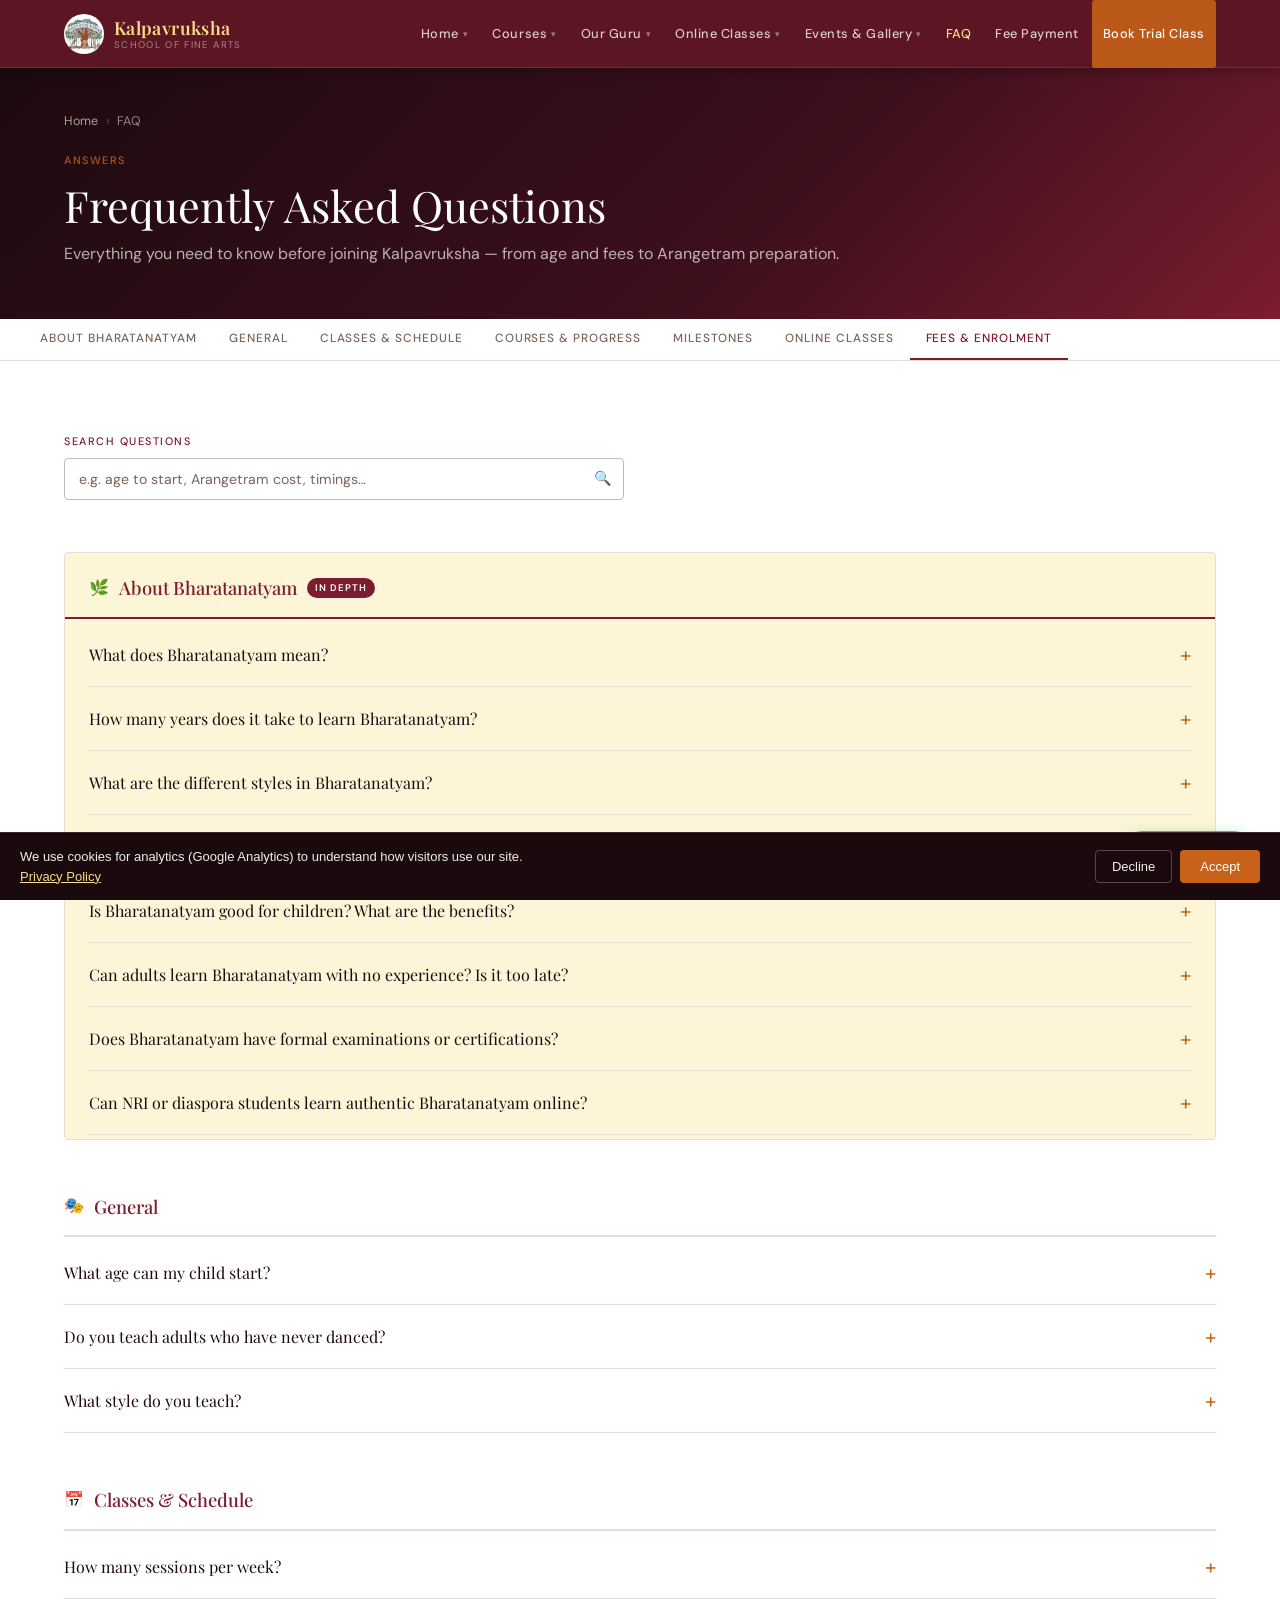
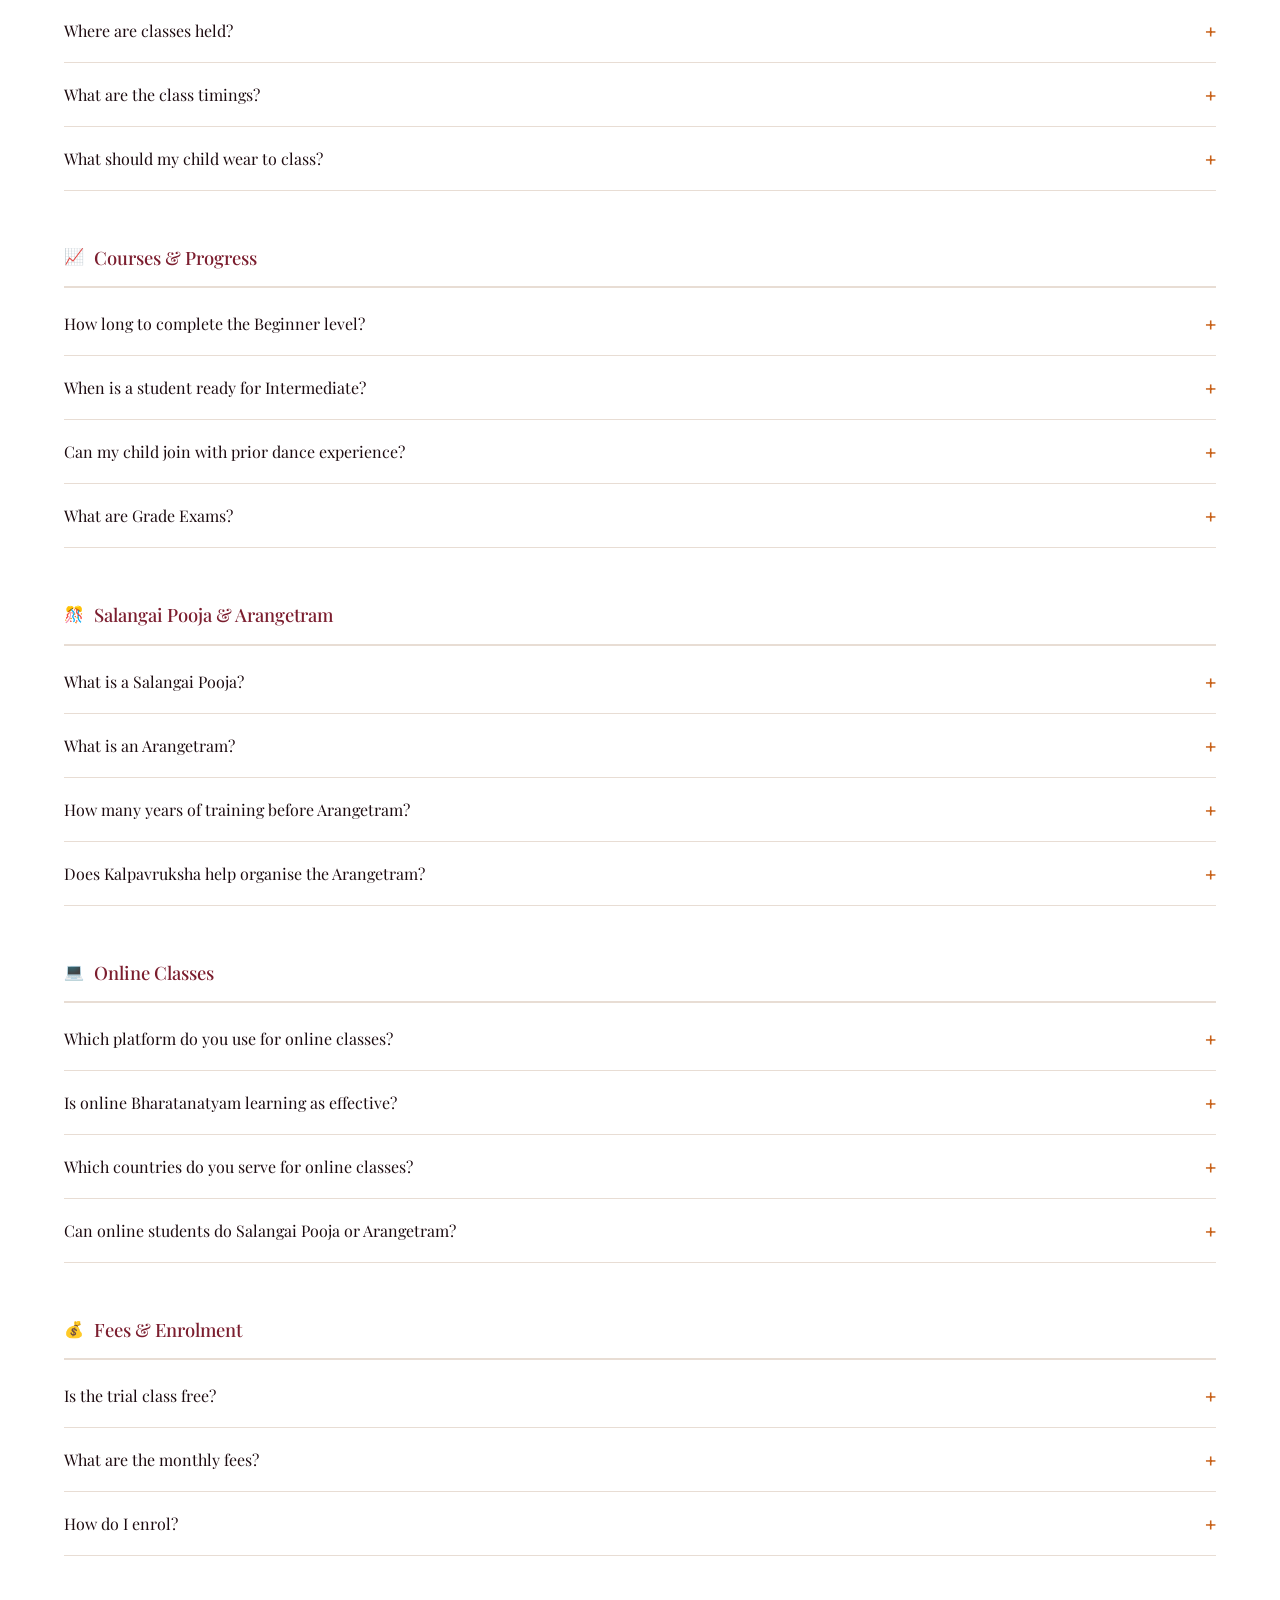
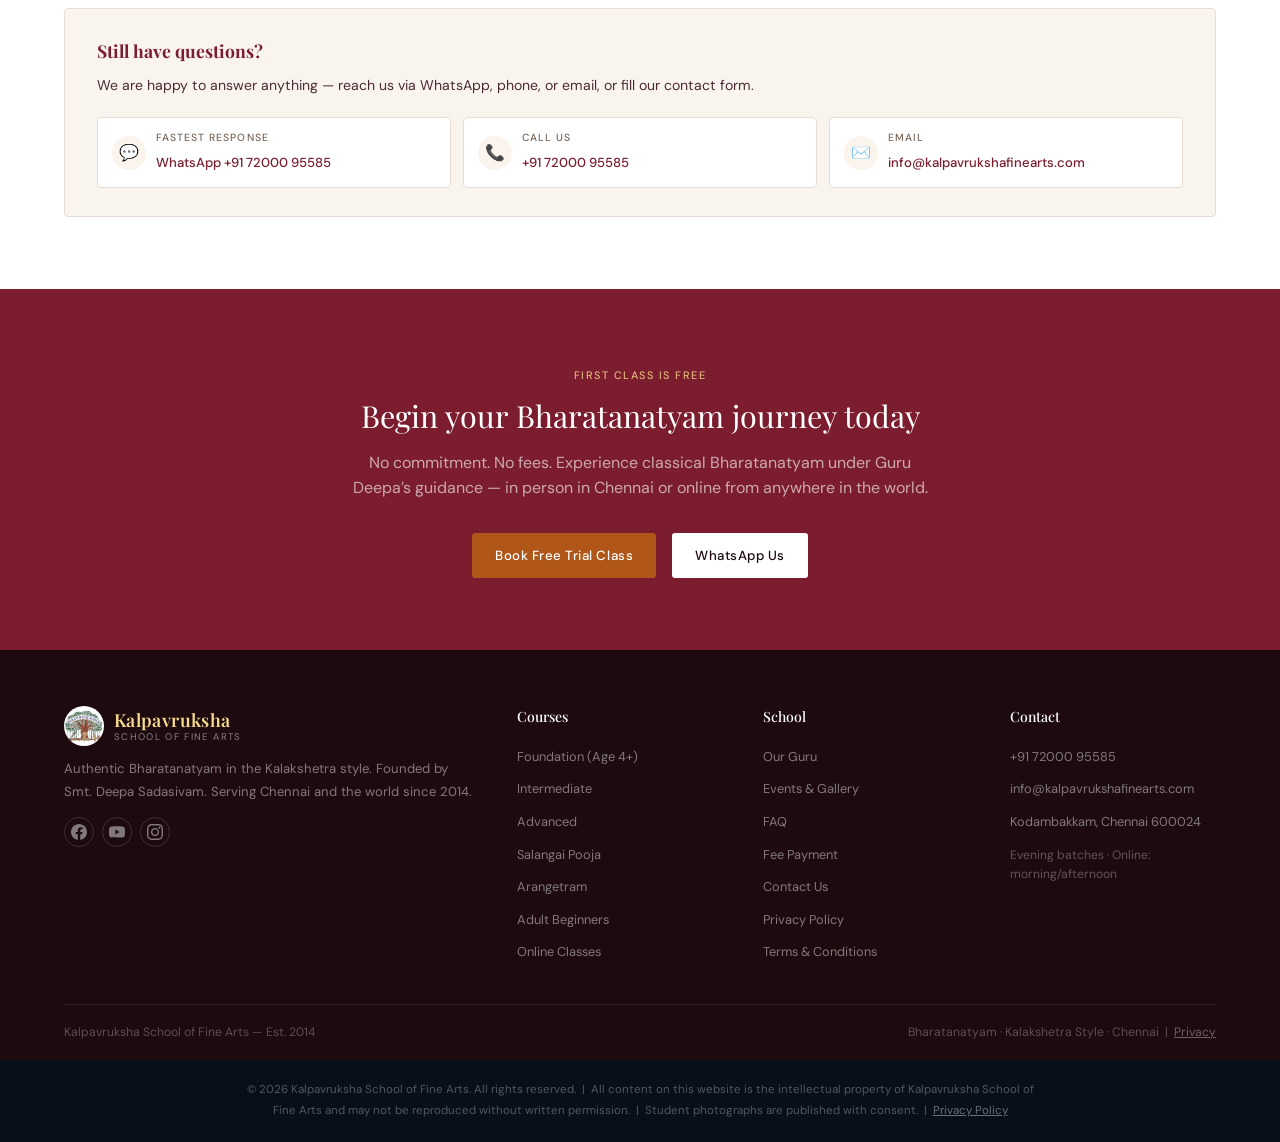
<file: faq.html>
<!DOCTYPE html>
<!-- v2026-05-10 r4 — correct brand: yellow nav + blue text -->
<html lang="en-IN">
<head>
  <meta charset="UTF-8">
  <meta name="google-site-verification" content="vN2-0iQwr74Br4yqT1xNynjvGHpnbKhBjR1G0NXU9Yg" />
  <meta name="viewport" content="width=device-width, initial-scale=1.0">
  <title>Bharatanatyam FAQ — Classes, Fees &amp; Milestones | Kalpavruksha</title>
  <meta name="description" content="Answers about Bharatanatyam — age to start, Kalakshetra style, Salangai Pooja, Arangetram, fees, and online classes at Kalpavruksha, Chennai.">
  <link rel="canonical" href="https://kalpavrukshafinearts.com/faq.html">
  <!-- GA4 loads only after cookie consent — see consent script at end of body -->
  <script>window.dataLayer=window.dataLayer||[];function gtag(){dataLayer.push(arguments);}gtag('consent','default',{analytics_storage:'denied',ad_storage:'denied'});</script>
  <link rel="preconnect" href="https://fonts.googleapis.com">
  <link rel="preconnect" href="https://fonts.gstatic.com" crossorigin>
  <link href="https://fonts.googleapis.com/css2?family=Playfair+Display:ital,wght@0,400;0,500;0,600;0,700;1,400&family=DM+Sans:opsz,wght@9..40,300;9..40,400;9..40,500&display=swap" rel="stylesheet">
  <link rel="stylesheet" href="css/style.css">
  <style>
/* FAQ page-specific additions — only what is not already in style.css */

/* Sticky in-page section nav — same pattern as .psn in style.css */
.faq-sec-nav{background:#fff;border-bottom:1px solid var(--bdr);position:sticky;top:68px;z-index:100;}
.faq-sec-nav ul{display:flex;gap:0;overflow-x:auto;scrollbar-width:none;padding:0 24px;}
.faq-sec-nav ul::-webkit-scrollbar{display:none;}
.faq-sec-nav a{display:block;padding:10px 16px;font-size:0.74rem;font-weight:500;letter-spacing:0.08em;text-transform:uppercase;color:var(--ink-soft);text-decoration:none;border-bottom:2px solid transparent;white-space:nowrap;transition:color 0.2s,border-color 0.2s;}
.faq-sec-nav a:hover,.faq-sec-nav a.on{color:var(--maroon);border-color:var(--maroon);}

/* Search bar */
.faq-search-wrap{position:relative;margin-bottom:36px;max-width:560px;}
.faq-search-wrap label{display:block;font-size:0.68rem;font-weight:500;letter-spacing:0.14em;text-transform:uppercase;color:var(--maroon);margin-bottom:8px;}
#faq-search{width:100%;padding:11px 40px 11px 14px;font-family:var(--fb);font-size:0.88rem;color:var(--ink);border:1px solid var(--bdr-s);border-radius:4px;outline:none;background:#fff;transition:border-color 0.2s;}
#faq-search::placeholder{color:var(--ink-soft);}
#faq-search:focus{border-color:var(--maroon);}
.search-icon{position:absolute;right:12px;bottom:11px;color:var(--ink-soft);font-size:0.88rem;pointer-events:none;}
#no-results{display:none;padding:28px 0;font-family:var(--fd);font-size:1rem;color:var(--ink-soft);font-style:italic;}
#no-results a{color:var(--maroon);}

/* FAQ group / section header */
.faq-group{margin-top:52px;scroll-margin-top:120px;}
.faq-group:first-child{margin-top:0;}
.faq-group-head{display:flex;align-items:center;gap:10px;padding-bottom:14px;margin-bottom:4px;border-bottom:2px solid var(--bdr);}
.faq-group-head h2{font-family:var(--fd);font-size:1.15rem;font-weight:500;color:var(--maroon);margin:0;}
.faq-group-icon{font-size:1rem;line-height:1;flex-shrink:0;}

/* "In depth" organic section accent */
.faq-group--organic .faq-list{padding:0 24px;}
.faq-group--organic{background:var(--gold-l);border:1px solid var(--bdr);border-radius:4px;padding:4px 0 4px;margin-top:52px;scroll-margin-top:120px;}
.faq-group--organic .faq-group-head{border-bottom-color:var(--maroon);padding:16px 24px 14px;}
.badge-new{font-size:0.60rem;font-weight:600;letter-spacing:0.10em;text-transform:uppercase;background:var(--maroon);color:#fff;padding:2px 8px;border-radius:10px;flex-shrink:0;}

/* Hidden by search */
.faq-item.faq-hidden{display:none;}
.faq-group.group-hidden{display:none;}

/* Still-have-questions card */
.still-card{background:var(--cream);border:1px solid var(--bdr);border-radius:4px;padding:28px 32px;margin-top:52px;}
.still-card h3{font-family:var(--fd);font-size:1.1rem;color:var(--maroon);margin-bottom:8px;}
.still-card p{font-size:0.88rem;color:var(--ink-mid);line-height:1.7;margin-bottom:20px;}
.still-contacts{display:grid;grid-template-columns:repeat(auto-fit,minmax(190px,1fr));gap:12px;}
.still-contact-item{display:flex;align-items:center;gap:10px;padding:12px 14px;background:#fff;border:1px solid var(--bdr);border-radius:4px;}
.still-contact-icon{width:34px;height:34px;border-radius:50%;background:var(--saffron-l);display:flex;align-items:center;justify-content:center;font-size:1rem;flex-shrink:0;}
.still-contact-item small{display:block;font-size:0.65rem;font-weight:500;letter-spacing:0.10em;text-transform:uppercase;color:var(--ink-soft);margin-bottom:2px;}
.still-contact-item a{font-size:0.82rem;font-weight:500;color:var(--maroon);text-decoration:none;}
.still-contact-item a:hover{text-decoration:underline;}
  </style>

  <!-- FAQPage Schema -->
  <script type="application/ld+json">{"@context":"https://schema.org","@type":"FAQPage","mainEntity":[{"@type":"Question","name":"What age can my child start Bharatanatyam?","acceptedAnswer":{"@type":"Answer","text":"We welcome children from age 4 onwards. Focus at this stage is posture, rhythm, and making dance joyful. Children who start at 4-5 years typically reach their Salangai Pooja around age 7-8 and their Arangetram in their early teens."}},{"@type":"Question","name":"How many years does it take to learn Bharatanatyam?","acceptedAnswer":{"@type":"Answer","text":"A complete journey from first class to Arangetram typically spans 6-10 years. The Beginner stage takes 1-2 years, Intermediate 2-3 years, and Arangetram preparation another 1-2 years of intensive work. Most students reach Arangetram after 4-6 years of regular classes."}},{"@type":"Question","name":"What is the Kalakshetra style of Bharatanatyam?","acceptedAnswer":{"@type":"Answer","text":"The Kalakshetra bani is a classical school established by Rukmini Devi Arundale at the Kalakshetra Foundation in Chennai in 1936. It is defined by devotional purity, sculptural precision, restrained abhinaya, and strict adherence to the Natyashastra."}},{"@type":"Question","name":"What is an Arangetram?","acceptedAnswer":{"@type":"Answer","text":"The Arangetram is a student's first full-length classical solo performance, typically 2.5-3 hours, marking the transition from student to independent artist. Kalpavruksha provides complete Arangetram support: training, music coordination, orchestra, costume guidance, and ceremonial protocols."}},{"@type":"Question","name":"What is a Salangai Pooja?","acceptedAnswer":{"@type":"Answer","text":"The Salangai Pooja is the sacred ceremony in which the student's ankle bells are tied for the first time by the Guru. It involves a public performance of 1-1.5 hours and typically takes place after 1-2 years of training. Kalpavruksha has guided over 30 Salangai Poojas since 2014."}},{"@type":"Question","name":"What are the class timings?","acceptedAnswer":{"@type":"Answer","text":"In-person classes in Chennai run between 4 PM and 9 PM on weekdays. Representative batch slots: 4:30-5:30 PM, 5:30-6:30 PM, 6:30-7:30 PM, 7:30-8:30 PM. Online classes are in the morning or afternoon IST, scheduled to suit UK and USA time zones."}},{"@type":"Question","name":"Is Bharatanatyam good for children?","acceptedAnswer":{"@type":"Answer","text":"Yes. Bharatanatyam improves posture, coordination, balance, and flexibility. It develops memory through complex sequences, teaches emotional expression through abhinaya, connects children to classical Indian culture, and builds discipline."}},{"@type":"Question","name":"Can adults learn Bharatanatyam with no experience?","acceptedAnswer":{"@type":"Answer","text":"Absolutely. Our Adult Beginners batch has no upper age limit. Many students start in their 30s and 40s. The course is taught at a pace suited to adult learners in a warm, non-judgmental atmosphere."}},{"@type":"Question","name":"Can I learn Bharatanatyam online?","acceptedAnswer":{"@type":"Answer","text":"Yes. Kalpavruksha has offered live online classes via Google Meet since 2020. Classes are live and personal, not pre-recorded, with the same curriculum as in-person students. We have students in India, UK, and USA."}},{"@type":"Question","name":"Is the trial class free?","acceptedAnswer":{"@type":"Answer","text":"Yes - completely free. No commitment, no fees."}},{"@type":"Question","name":"What are the monthly fees?","acceptedAnswer":{"@type":"Answer","text":"Fees vary by batch level and frequency. Contact us or WhatsApp +91 72000 95585 for the current fee structure. Fees are collected per term in advance."}}]}</script>
  <!-- LocalBusiness schema -->
  <script type="application/ld+json">{"@context":"https://schema.org","@type":["LocalBusiness","EducationalOrganization"],"name":"Kalpavruksha School of Fine Arts","url":"https://kalpavrukshafinearts.com","telephone":"+917200095585","email":"info@kalpavrukshafinearts.com","address":{"@type":"PostalAddress","streetAddress":"Kodambakkam","addressLocality":"Chennai","addressRegion":"Tamil Nadu","postalCode":"600024","addressCountry":"IN"},"sameAs":["https://www.facebook.com/kalpavrukshaschooloffinearts/","https://www.youtube.com/channel/UCljUDGBZsBAb4ENWV3Zk0Pw","https://www.instagram.com/kalpavruksha_schooloffinearts/"]}</script>
  <!-- BreadcrumbList -->
  <script type="application/ld+json">{"@context":"https://schema.org","@type":"BreadcrumbList","itemListElement":[{"@type":"ListItem","position":1,"name":"Home","item":"https://kalpavrukshafinearts.com/"},{"@type":"ListItem","position":2,"name":"FAQ","item":"https://kalpavrukshafinearts.com/faq.html"}]}</script>
  <meta property="og:type" content="website">
  <meta property="og:title" content="Bharatanatyam FAQ — Classes, Fees & Milestones | Kalpavruksha">
  <meta property="og:description" content="Answers to common questions about Bharatanatyam — age to start, Kalakshetra style, Salangai Pooja, Arangetram, fees and online classes.">
  <meta property="og:url" content="https://kalpavrukshafinearts.com/faq.html">

  <meta property="og:image" content="https://kalpavrukshafinearts.com/images/arangetram.webp">
  <meta property="og:image:width" content="1400">
  <meta property="og:image:height" content="934">
  <meta property="og:image:alt" content="Bharatanatyam performance at Kalpavruksha School of Fine Arts">
</head>
<body>
<a href="#main" class="skip">Skip to main content</a>

<!-- NAV — byte-for-byte identical structure to events.html -->
<nav class="site-nav" id="site-nav" role="navigation" aria-label="Main navigation">
  <div class="ni">
    <div class="nl"><a href="index.html" class="logo" aria-label="Kalpavruksha home"><img loading="eager" src="images/logo.webp" alt="Kalpavruksha School of Fine Arts logo" style="width:40px;height:40px;border-radius:50%;object-fit:cover;flex-shrink:0"><div class="logo-t"><span class="logo-n">Kalpavruksha</span><span class="logo-s">School of Fine Arts</span></div></a></div>
    <button class="ntog" aria-label="Toggle menu" aria-expanded="false"><span></span><span></span><span></span></button>
    <ul class="nm">
      <li><a href="index.html">Home <span class="narr">&#9662;</span></a><div class="ndd"><a href="index.html#about">About Us</a><a href="index.html#courses">Course Overview</a><a href="index.html#how-to-join">How to Join</a></div></li>
      <li><a href="courses.html">Courses <span class="narr">&#9662;</span></a><div class="ndd"><a href="courses.html#dance-path">Dance Path</a><a href="courses.html#beginners">Foundation (Age 4+)</a><a href="courses.html#intermediate">Intermediate</a><a href="courses.html#Advanced">Advanced</a><a href="courses.html#salangai">Salangai Pooja</a><a href="courses.html#arangetram">Arangetram</a><a href="courses.html#adults">Adult Beginners</a><a href="courses.html#timings">Timings</a><a href="courses.html#bridge-exams">Grade Exams</a></div></li>
      <li><a href="guru.html">Our Guru <span class="narr">&#9662;</span></a><div class="ndd"><a href="guru.html#bio">Biography</a><a href="guru.html#philosophy">Philosophy</a><a href="guru.html#lineage">Lineage</a><a href="guru.html#performances">Performances</a></div></li>
      <li><a href="online-classes.html">Online Classes <span class="narr">&#9662;</span></a><div class="ndd"><a href="online-classes.html#how-it-works">How It Works</a><a href="online-classes.html#requirements">Requirements</a><a href="online-classes.html#faq">FAQ</a><a href="online-classes.html#testimonials">Student Stories</a></div></li>
      <li><a href="events.html">Events &amp; Gallery <span class="narr">&#9662;</span></a><div class="ndd"><a href="events.html#upcoming">Upcoming Events</a><a href="events.html#highlights">Highlights</a><a href="events.html#gallery">Gallery</a></div></li>
      <li><a href="faq.html" class="on" aria-current="page">FAQ</a></li>
      <li><a href="fees.html">Fee Payment</a></li>
      <li><a href="contact.html" class="ncta">Book Trial Class</a></li>
    </ul>
  </div>
</nav>

<main id="main">

<!-- PAGE HERO — identical pattern to events.html -->
<div class="page-hero">
  <div class="container">
    <nav class="breadcrumb" aria-label="Breadcrumb"><a href="index.html">Home</a><span class="breadcrumb-sep" aria-hidden="true">&#8250;</span><span aria-current="page">FAQ</span></nav>
    <span class="section-label">Answers</span>
    <h1 class="display-lg" style="margin-top:8px">Frequently Asked Questions</h1>
    <p>Everything you need to know before joining Kalpavruksha &mdash; from age and fees to Arangetram preparation.</p>
  </div>
</div>

<!-- STICKY IN-PAGE SECTION NAV -->
<div class="faq-sec-nav" role="navigation" aria-label="Jump to FAQ section">
  <ul>
    <li><a href="#about-bharatanatyam">About Bharatanatyam</a></li>
    <li><a href="#general">General</a></li>
    <li><a href="#classes">Classes &amp; Schedule</a></li>
    <li><a href="#progress">Courses &amp; Progress</a></li>
    <li><a href="#milestones">Milestones</a></li>
    <li><a href="#online">Online Classes</a></li>
    <li><a href="#fees">Fees &amp; Enrolment</a></li>
  </ul>
</div>

<!-- FAQ CONTENT -->
<section class="sec sec-w">
  <div class="c">

    <!-- Search -->
    <div class="faq-search-wrap">
      <label for="faq-search">Search questions</label>
      <input type="search" id="faq-search" placeholder="e.g. age to start, Arangetram cost, timings&#8230;" aria-label="Search FAQ" autocomplete="off">
      <span class="search-icon" aria-hidden="true">&#128269;</span>
    </div>
    <p id="no-results">No questions matched your search. <a href="contact.html">Ask us directly &#8594;</a></p>

    <!-- ABOUT BHARATANATYAM — organic search section (shown first) -->
    <div class="faq-group faq-group--organic" id="about-bharatanatyam">
      <div class="faq-group-head">
        <span class="faq-group-icon" aria-hidden="true">&#127807;</span>
        <h2>About Bharatanatyam</h2>
        <span class="badge-new">In depth</span>
      </div>
      <div class="faq-list">

        <div class="faq-item" data-q="what does bharatanatyam mean meaning name origin etymology history">
          <button class="faq-q">What does Bharatanatyam mean?</button>
          <div class="faq-a">
            <p>The name <strong>Bharatanatyam</strong> is a Sanskrit acronym:</p>
            <p>&#10022; <strong>Bha</strong> &mdash; Bhava (expression, emotion)<br>
            &#10022; <strong>Ra</strong> &mdash; Raga (melody, music)<br>
            &#10022; <strong>Ta</strong> &mdash; Tala (rhythm, beat)<br>
            &#10022; <strong>Natyam</strong> &mdash; dance, drama, performance</p>
            <p>The name also honours <strong>Bharata Muni</strong>, the ancient sage who authored the Natyashastra &mdash; the foundational treatise on classical performing arts (approx. 200 BCE&#8211;200 CE). Bharatanatyam is one of India&#8217;s eight classical dance forms, rooted in the Devadasi tradition of Tamil Nadu.</p>
          </div>
        </div>

        <div class="faq-item" data-q="how many years does it take to learn bharatanatyam how long duration complete">
          <button class="faq-q">How many years does it take to learn Bharatanatyam?</button>
          <div class="faq-a">
            <p>A complete Bharatanatyam journey &mdash; from first class to Arangetram &mdash; typically spans <strong>6&#8211;10 years</strong> of regular training:</p>
            <p><strong>Beginner stage (1&#8211;2 years):</strong> Adavus, mudras, Alarippu, Jatiswaram, Salangai Pooja.<br><strong>Intermediate stage (2&#8211;3 years):</strong> Varnam, Padam, Javali, Thillana, deep abhinaya.<br><strong>Arangetram preparation (1&#8211;2 years):</strong> Intensive full-margam training and rehearsals.</p>
            <p>Most students who begin at age 4&#8211;5 reach their Arangetram in their early teens. Adults starting at 25&#8211;30 can reach a high level in 5&#8211;7 years. Consistency &mdash; attending 2 sessions per week and practising at home &mdash; is the single biggest factor in pace of progress. At Kalpavruksha, progression is never rushed; Guru Deepa assesses each student individually.</p>
          </div>
        </div>

        <div class="faq-item" data-q="difference between bharatanatyam styles schools bani pandanallur vazhuvoor comparison">
          <button class="faq-q">What are the different styles in Bharatanatyam?</button>
          <div class="faq-a">
            <p>Bharatanatyam has several distinct schools, each with a different lineage and aesthetic emphasis:</p>
            <p>&#10022; <strong>Kalakshetra bani</strong> &mdash; devotional, sculptural, internationally recognised<br>
            &#10022; <strong>Pandanallur bani</strong> &mdash; strong geometric footwork, relatively minimal abhinaya<br>
            &#10022; <strong>Vazhuvoor bani</strong> &mdash; lyrical and flowing, Tamil folk influences<br>
            &#10022; <strong>Mysore / Thanjavur tradition</strong> &mdash; elaborate abhinaya rooted in the Bhakti court tradition</p>
            <p>Kalpavruksha teaches exclusively in the <strong>Kalakshetra bani</strong>, widely regarded as the most academically rigorous and devotionally pure form of the art.</p>
          </div>
        </div>

        <div class="faq-item" data-q="what is kalakshetra style bharatanatyam bani rukmini devi explained tradition school">
          <button class="faq-q">What is the Kalakshetra style of Bharatanatyam?</button>
          <div class="faq-a">
            <p>The <strong>Kalakshetra bani</strong> is a classical school of Bharatanatyam established by <strong>Rukmini Devi Arundale</strong> at the Kalakshetra Foundation in Chennai in 1936. Rukmini Devi is credited with restoring Bharatanatyam&#8217;s dignity as a classical art form after it had been marginalised during the colonial era.</p>
            <p>The Kalakshetra style is defined by:<br>
            &#10022; <strong>Devotional purity</strong> &mdash; movements offered as a spiritual act<br>
            &#10022; <strong>Sculptural precision</strong> &mdash; each posture mirrors classical temple sculpture<br>
            &#10022; <strong>Restrained abhinaya</strong> &mdash; emotional expression is refined, not theatrical<br>
            &#10022; <strong>Natyashastra adherence</strong> &mdash; every element follows the ancient classical treatise</p>
            <p>It is one of the most internationally respected and academically documented Bharatanatyam styles. Guru Smt. Deepa Sadasivam is a Kalakshetra Foundation alumna and teaches exclusively in this tradition.</p>
          </div>
        </div>

        <div class="faq-item" data-q="is bharatanatyam good for children kids benefits physical mental development">
          <button class="faq-q">Is Bharatanatyam good for children? What are the benefits?</button>
          <div class="faq-a">
            <p>Yes &mdash; Bharatanatyam is one of the most comprehensive disciplines for a child&#8217;s physical and cognitive development:</p>
            <p>&#10022; <strong>Physical:</strong> Improves posture, coordination, balance, and flexibility. Strengthens legs and core through the Aramandi posture.<br>
            &#10022; <strong>Cognitive:</strong> Develops memory and concentration through complex adavu sequences and rhythmic patterns.<br>
            &#10022; <strong>Emotional:</strong> Teaches a full range of emotional expression through abhinaya, building emotional intelligence.<br>
            &#10022; <strong>Cultural:</strong> Connects children to classical Indian literature, mythology, and music in a living, embodied way.<br>
            &#10022; <strong>Discipline:</strong> Regular structured training builds work ethic and commitment that carries into academic life.</p>
          </div>
        </div>

        <div class="faq-item" data-q="can adults learn bharatanatyam no experience too old late start 30 40 50">
          <button class="faq-q">Can adults learn Bharatanatyam with no experience? Is it too late?</button>
          <div class="faq-a">
            <p>Not at all. Adults bring strengths children do not yet have &mdash; emotional depth, intellectual curiosity, and the capacity to understand the art&#8217;s philosophy and literature.</p>
            <p>Our <strong>Adult Beginners batch</strong> has no upper age limit. Students have started at 30, 40, and 50 with zero prior dance background and progressed to a high level. The course is conceptual, systematic, and conducted in a warm, non-judgmental environment at a pace suited to adult learners.</p>
            <p>You will develop genuine skill, a deep connection to classical Indian tradition, and a practice that improves physical and mental wellbeing. <a href="courses.html#adults">Learn more about our Adult Beginners course &#8594;</a></p>
          </div>
        </div>

        <div class="faq-item" data-q="does bharatanatyam have formal examinations certifications qualifications grade structured">
          <button class="faq-q">Does Bharatanatyam have formal examinations or certifications?</button>
          <div class="faq-a">
            <p>Yes. Kalpavruksha regularly prepares and sends students for <strong>Grade Examinations</strong> &mdash; a structured external assessment providing a nationally recognised, standardised benchmark at each stage. Certifications are issued by the external examination body.</p>
            <p>In addition, the <strong>Salangai Pooja</strong> and <strong>Arangetram</strong> are recognised public milestones in the classical dance community. <a href="https://bridgeacademy.in/grade-exam/" target="_blank" rel="noopener">Learn more about Grade Exams &#8594;</a></p>
          </div>
        </div>

        <div class="faq-item" data-q="bharatanatyam online classes NRI diaspora UK USA India live authentic">
          <button class="faq-q">Can NRI or diaspora students learn authentic Bharatanatyam online?</button>
          <div class="faq-a">
            <p>Yes &mdash; this is one of Kalpavruksha&#8217;s core offerings. Since 2020, we have been teaching students in the UK, USA, and across India via live Google Meet sessions. NRI and diaspora families who want their children to learn <strong>authentic Kalakshetra Bharatanatyam</strong> &mdash; not a watered-down adaptation &mdash; choose Kalpavruksha specifically for this reason.</p>
            <p>Our online classes are live and personal, with the same curriculum, corrections, and teaching rigour as in-person Chennai students. We accommodate UK (BST/GMT) and USA (EST/PST) time zones. <a href="online-classes.html">Learn more about online classes &#8594;</a></p>
          </div>
        </div>

      </div>
    </div>

    <!-- GENERAL -->
    <div class="faq-group" id="general">
      <div class="faq-group-head">
        <span class="faq-group-icon" aria-hidden="true">&#127917;</span>
        <h2>General</h2>
      </div>
      <div class="faq-list">
        <div class="faq-item" data-q="age child start children 4">
          <button class="faq-q">What age can my child start?</button>
          <div class="faq-a"><p>We welcome children from <strong>age 4 onwards</strong>. Focus at this stage is posture, rhythm, and making dance joyful. Children who start at 4&#8211;5 years typically reach their Salangai Pooja around age 7&#8211;8 and their Arangetram in their early teens.</p></div>
        </div>
        <div class="faq-item" data-q="adults never danced adult beginners no experience">
          <button class="faq-q">Do you teach adults who have never danced?</button>
          <div class="faq-a"><p>Yes &mdash; we have a dedicated <strong>Adult Beginners batch</strong> with no upper age limit. Many students begin in their 30s and 40s. <a href="courses.html#adults">Learn more &#8594;</a></p></div>
        </div>
        <div class="faq-item" data-q="what style teach kalakshetra bani tradition">
          <button class="faq-q">What style do you teach?</button>
          <div class="faq-a"><p>The <strong>Kalakshetra bani</strong> &mdash; established by Rukmini Devi Arundale. Known for refined aesthetics, devotional purity, and adherence to the Natyashastra. Guru Smt. Deepa Sadasivam is a Kalakshetra Foundation alumna.</p></div>
        </div>
      </div>
    </div>

    <!-- CLASSES & SCHEDULE -->
    <div class="faq-group" id="classes">
      <div class="faq-group-head">
        <span class="faq-group-icon" aria-hidden="true">&#128197;</span>
        <h2>Classes &amp; Schedule</h2>
      </div>
      <div class="faq-list">
        <div class="faq-item" data-q="how many sessions per week frequency">
          <button class="faq-q">How many sessions per week?</button>
          <div class="faq-a"><p>Classes meet <strong>2 sessions per week</strong>, each lasting 1 hour. Intermediate and advanced students may attend 2&#8211;3 sessions. Any changes are communicated directly by the Guru.</p></div>
        </div>
        <div class="faq-item" data-q="where classes held location studio kodambakkam address">
          <button class="faq-q">Where are classes held?</button>
          <div class="faq-a"><p>In-person at our studio in <strong>Kodambakkam, Chennai</strong>. Online via Google Meet. Exact address shared upon enrolment.</p></div>
        </div>
        <div class="faq-item" data-q="timings class times evening 4pm 9pm batch slots when schedule">
          <button class="faq-q">What are the class timings?</button>
          <div class="faq-a">
            <p><strong>In-person (Chennai):</strong> All in-person batches run in the evening between <strong>4&thinsp;PM and 9&thinsp;PM on weekdays</strong>. Representative batch slots: 4:30&#8211;5:30&thinsp;PM &middot; 5:30&#8211;6:30&thinsp;PM &middot; 6:30&#8211;7:30&thinsp;PM &middot; 7:30&#8211;8:30&thinsp;PM. Exact slot confirmed at enrolment based on level and availability.</p>
            <p><strong>Online:</strong> Morning or afternoon IST, scheduled to suit your time zone &mdash; including slots compatible with UK (BST/GMT) and USA (EST/PST). <a href="contact.html">Contact us</a> to check current availability.</p>
          </div>
        </div>
        <div class="faq-item" data-q="what should my child wear uniform costume dress">
          <button class="faq-q">What should my child wear to class?</button>
          <div class="faq-a"><p>Kalpavruksha has a <strong>school uniform</strong> which students are required to wear. The uniform can be purchased after joining &mdash; details are shared at enrolment. Bharatanatyam is practised barefoot; no special footwear is needed.</p></div>
        </div>
      </div>
    </div>

    <!-- COURSES & PROGRESS -->
    <div class="faq-group" id="progress">
      <div class="faq-group-head">
        <span class="faq-group-icon" aria-hidden="true">&#128200;</span>
        <h2>Courses &amp; Progress</h2>
      </div>
      <div class="faq-list">
        <div class="faq-item" data-q="how long beginner level complete years duration">
          <button class="faq-q">How long to complete the Beginner level?</button>
          <div class="faq-a"><p>Typically <strong>1&#8211;2 years</strong> depending on age, practice frequency, and aptitude. Progression is assessed personally by Guru Deepa &mdash; there is no fixed deadline.</p></div>
        </div>
        <div class="faq-item" data-q="when ready intermediate progress assessment grade exams">
          <button class="faq-q">When is a student ready for Intermediate?</button>
          <div class="faq-a"><p>Progression is determined entirely by Guru Smt. Deepa Sadasivam through close observation in class. Students also participate in <strong>Grade Exams</strong> &mdash; an external assessment programme giving both students and parents a clear, independent benchmark. <a href="https://bridgeacademy.in/grade-exam/" target="_blank" rel="noopener">Learn about Grade Exams &#8594;</a></p></div>
        </div>
        <div class="faq-item" data-q="child join prior experience previous training">
          <button class="faq-q">Can my child join with prior dance experience?</button>
          <div class="faq-a"><p>Yes. Students with prior experience are assessed individually by Guru Deepa. Please mention the style and duration of prior training when you <a href="contact.html">enquire</a>.</p></div>
        </div>
        <div class="faq-item" data-q="what are grade exams certification examination structured benchmark">
          <button class="faq-q">What are Grade Exams?</button>
          <div class="faq-a"><p>Kalpavruksha regularly sends students for <strong>Grade Examinations</strong> &mdash; a structured external programme evaluating progress at each stage. These provide a nationally recognised, standardised benchmark. Certifications are issued by the external examination body. <a href="https://bridgeacademy.in/grade-exam/" target="_blank" rel="noopener">Learn more &#8594;</a></p></div>
        </div>
      </div>
    </div>

    <!-- SALANGAI POOJA & ARANGETRAM -->
    <div class="faq-group" id="milestones">
      <div class="faq-group-head">
        <span class="faq-group-icon" aria-hidden="true">&#127882;</span>
        <h2>Salangai Pooja &amp; Arangetram</h2>
      </div>
      <div class="faq-list">
        <div class="faq-item" data-q="what is salangai pooja ceremony ankle bells first initiation">
          <button class="faq-q">What is a Salangai Pooja?</button>
          <div class="faq-a"><p>The <strong>Salangai Pooja</strong> is the sacred ceremony in which the student&#8217;s ankle bells are formally tied for the first time by the Guru &mdash; a deeply spiritual milestone marking their initiation as a classical dancer. It involves a public performance of approximately 1&#8211;1.5 hours and typically takes place after 1&#8211;2 years of training. Kalpavruksha has guided over <strong>30 Salangai Poojas</strong> since 2014. <a href="courses.html#salangai">Learn more &#8594;</a></p></div>
        </div>
        <div class="faq-item" data-q="what is arangetram solo debut performance stage meaning ascending">
          <button class="faq-q">What is an Arangetram?</button>
          <div class="faq-a"><p>The <strong>Arangetram</strong> (meaning &#8220;ascending the stage&#8221;) is a student&#8217;s first full-length classical solo performance &mdash; typically 2.5&#8211;3 hours &mdash; marking the transition from student to independent artist. It presents the complete margam (Pushpanjali, Alarippu, Jatiswaram, Shabdam, Varnam, Padams, Thillana, Mangalam) with a live orchestra. <a href="courses.html#arangetram">Learn more &#8594;</a></p></div>
        </div>
        <div class="faq-item" data-q="how many years before arangetram how long training duration">
          <button class="faq-q">How many years of training before Arangetram?</button>
          <div class="faq-a"><p>Typically <strong>4&#8211;6 years</strong> of consistent training. The Salangai Pooja must be completed first. Readiness is assessed by Guru Deepa alone &mdash; based on technical mastery, abhinaya depth, and overall artistic maturity.</p></div>
        </div>
        <div class="faq-item" data-q="does kalpavruksha help organise arangetram support music orchestra">
          <button class="faq-q">Does Kalpavruksha help organise the Arangetram?</button>
          <div class="faq-a"><p>Yes &mdash; completely. We provide support across all aspects: dance training, music coordination, orchestra guidance, costume planning, ceremonial protocols, and rehearsals. We have guided <strong>4 Arangetrams</strong> at Kalpavruksha since 2023, with more in preparation. <a href="contact.html">Contact us to discuss your plans &#8594;</a></p></div>
        </div>
      </div>
    </div>

    <!-- ONLINE CLASSES -->
    <div class="faq-group" id="online">
      <div class="faq-group-head">
        <span class="faq-group-icon" aria-hidden="true">&#128187;</span>
        <h2>Online Classes</h2>
      </div>
      <div class="faq-list">
        <div class="faq-item" data-q="which platform online classes google meet">
          <button class="faq-q">Which platform do you use for online classes?</button>
          <div class="faq-a"><p>All live online classes are conducted via <strong>Google Meet</strong>. A free Google account is all you need. Classes are live and personal &mdash; not pre-recorded &mdash; with the same corrections and curriculum as in-person students in Chennai.</p></div>
        </div>
        <div class="faq-item" data-q="is online learning effective quality bharatanatyam">
          <button class="faq-q">Is online Bharatanatyam learning as effective?</button>
          <div class="faq-a"><p>Online learning at Kalpavruksha is designed to be thorough and personal. Students submit weekly practice videos which Guru Deepa reviews and provides detailed corrections on. This structured video feedback, combined with live sessions, ensures consistent progress. Students across the UK, USA, and India have progressed excellently through this format.</p></div>
        </div>
        <div class="faq-item" data-q="which countries online serve international NRI UK USA India">
          <button class="faq-q">Which countries do you serve for online classes?</button>
          <div class="faq-a"><p>Currently <strong>India, UK, and USA</strong>. Contact us with your location and we will check time zone compatibility for other regions.</p></div>
        </div>
        <div class="faq-item" data-q="online students salangai pooja arangetram milestone in person">
          <button class="faq-q">Can online students do Salangai Pooja or Arangetram?</button>
          <div class="faq-a"><p>These milestone events require in-person participation. When an online student reaches readiness, we plan the milestone individually &mdash; often coordinating the student&#8217;s visit to Chennai for the ceremony and performance.</p></div>
        </div>
      </div>
    </div>

    <!-- FEES & ENROLMENT -->
    <div class="faq-group" id="fees">
      <div class="faq-group-head">
        <span class="faq-group-icon" aria-hidden="true">&#128176;</span>
        <h2>Fees &amp; Enrolment</h2>
      </div>
      <div class="faq-list">
        <div class="faq-item" data-q="is trial class free cost no commitment">
          <button class="faq-q">Is the trial class free?</button>
          <div class="faq-a"><p>Yes &mdash; <strong>completely free</strong>. No commitment, no fees. Simply come and experience Bharatanatyam. Your trial class gives you a full hour with Guru Deepa to ask all your questions about courses, timings, and fees.</p></div>
        </div>
        <div class="faq-item" data-q="monthly fees how much cost bharatanatyam class fee price">
          <button class="faq-q">What are the monthly fees?</button>
          <div class="faq-a"><p>Fees vary by batch level and frequency. <a href="contact.html">Contact us</a> or WhatsApp <a href="https://wa.me/917200095585" onclick="if(window.gtag){gtag('event','enquiry_initiated',{method:'whatsapp',page_title:document.title})}">+91 72000 95585</a> for the current fee structure. Fees are collected per term in advance. The first trial class is completely free.</p></div>
        </div>
        <div class="faq-item" data-q="how do i enrol sign up join register">
          <button class="faq-q">How do I enrol?</button>
          <div class="faq-a"><p><a href="contact.html">Book a free trial class</a>. After the trial, Guru Deepa confirms your batch, timing, and fees directly. No lengthy admission process.</p></div>
        </div>
      </div>
    </div>

    <!-- Still have questions -->
    <div class="still-card">
      <h3>Still have questions?</h3>
      <p>We are happy to answer anything &mdash; reach us via WhatsApp, phone, or email, or fill our contact form.</p>
      <div class="still-contacts">
        <div class="still-contact-item">
          <div class="still-contact-icon">&#128172;</div>
          <div><small>Fastest response</small><a href="https://wa.me/917200095585?text=Hello%2C+I+have+a+question+about+Kalpavruksha+classes." onclick="if(window.gtag){gtag('event','enquiry_initiated',{method:'whatsapp',page_title:document.title})}">WhatsApp +91 72000 95585</a></div>
        </div>
        <div class="still-contact-item">
          <div class="still-contact-icon">&#128222;</div>
          <div><small>Call us</small><a href="tel:+917200095585" onclick="if(window.gtag){gtag('event','enquiry_initiated',{method:'phone_call',page_title:document.title})}">+91 72000 95585</a></div>
        </div>
        <div class="still-contact-item">
          <div class="still-contact-icon">&#9993;&#65039;</div>
          <div><small>Email</small><a href="mailto:info@kalpavrukshafinearts.com">info@kalpavrukshafinearts.com</a></div>
        </div>
      </div>
    </div>

  </div>
</section>

<!-- BOTTOM CTA — matches site's .sec-m pattern -->
<section class="sec sec-m" aria-label="Book a trial class">
  <div class="c" style="text-align:center;max-width:640px">
    <span class="lbl" style="color:rgba(248,220,140,0.8)">First class is free</span>
    <h2 class="dmd" style="margin-top:10px;color:#fff;margin-bottom:14px">Begin your Bharatanatyam journey today</h2>
    <p style="color:rgba(255,255,255,0.62);margin-bottom:32px">No commitment. No fees. Experience classical Bharatanatyam under Guru Deepa&#8217;s guidance &mdash; in person in Chennai or online from anywhere in the world.</p>
    <div style="display:flex;gap:16px;justify-content:center;flex-wrap:wrap">
      <a href="contact.html" class="btn bp">Book Free Trial Class</a>
      <a href="https://wa.me/917200095585?text=Hello%2C+I+am+interested+in+a+free+trial+class+at+Kalpavruksha." class="btn bw" target="_blank" rel="noopener" onclick="if(window.gtag){gtag('event','enquiry_initiated',{method:'whatsapp',page_title:document.title})}">WhatsApp Us</a>
    </div>
  </div>
</section>

</main>

<!-- FOOTER — identical to events.html -->
<footer class="ft"><div class="c"><div class="fg">
  <div class="fb-brand">
    <a href="index.html" style="text-decoration:none;display:flex;align-items:center;gap:10px;margin-bottom:12px">
      <img loading="lazy" src="images/logo.webp" alt="Kalpavruksha logo" style="width:40px;height:40px;border-radius:50%;object-fit:cover">
      <div class="logo-t"><span class="logo-n">Kalpavruksha</span><span class="logo-s">School of Fine Arts</span></div>
    </a>
    <p>Authentic Bharatanatyam in the Kalakshetra style. Founded by Smt. Deepa Sadasivam. Serving Chennai and the world since 2014.</p>
    <div style="display:flex;gap:8px;margin-top:14px">
      <a href="https://www.facebook.com/kalpavrukshaschooloffinearts/" target="_blank" rel="noopener" class="fsoc" aria-label="Kalpavruksha on Facebook (opens in new tab)"><svg viewBox="0 0 24 24" fill="currentColor" width="16" height="16"><path d="M24 12.073c0-6.627-5.373-12-12-12s-12 5.373-12 12c0 5.99 4.388 10.954 10.125 11.854v-8.385H7.078v-3.47h3.047V9.43c0-3.007 1.792-4.669 4.533-4.669 1.312 0 2.686.235 2.686.235v2.953H15.83c-1.491 0-1.956.925-1.956 1.874v2.25h3.328l-.532 3.47h-2.796v8.385C19.612 23.027 24 18.062 24 12.073z"/></svg></a>
      <a href="https://www.youtube.com/channel/UCljUDGBZsBAb4ENWV3Zk0Pw" target="_blank" rel="noopener" class="fsoc" aria-label="Kalpavruksha on YouTube (opens in new tab)"><svg viewBox="0 0 24 24" fill="currentColor" width="16" height="16"><path d="M23.498 6.186a3.016 3.016 0 0 0-2.122-2.136C19.505 3.545 12 3.545 12 3.545s-7.505 0-9.377.505A3.017 3.017 0 0 0 .502 6.186C0 8.07 0 12 0 12s0 3.93.502 5.814a3.016 3.016 0 0 0 2.122 2.136c1.871.505 9.376.505 9.376.505s7.505 0 9.377-.505a3.015 3.015 0 0 0 2.122-2.136C24 15.93 24 12 24 12s0-3.93-.502-5.814zM9.545 15.568V8.432L15.818 12l-6.273 3.568z"/></svg></a>
      <a href="https://www.instagram.com/kalpavruksha_schooloffinearts/" target="_blank" rel="noopener" class="fsoc" aria-label="Kalpavruksha on Instagram (opens in new tab)"><svg viewBox="0 0 24 24" fill="currentColor" width="16" height="16"><path d="M12 2.163c3.204 0 3.584.012 4.85.07 3.252.148 4.771 1.691 4.919 4.919.058 1.265.069 1.645.069 4.849 0 3.205-.012 3.584-.069 4.849-.149 3.225-1.664 4.771-4.919 4.919-1.266.058-1.644.07-4.85.07-3.204 0-3.584-.012-4.849-.07-3.26-.149-4.771-1.699-4.919-4.92-.058-1.265-.07-1.644-.07-4.849 0-3.204.013-3.583.07-4.849.149-3.227 1.664-4.771 4.919-4.919 1.266-.057 1.645-.069 4.849-.069zm0-2.163c-3.259 0-3.667.014-4.947.072-4.358.2-6.78 2.618-6.98 6.98-.059 1.281-.073 1.689-.073 4.948 0 3.259.014 3.668.072 4.948.2 4.358 2.618 6.78 6.98 6.98 1.281.058 1.689.072 4.948.072 3.259 0 3.668-.014 4.948-.072 4.354-.2 6.782-2.618 6.979-6.98.059-1.28.073-1.689.073-4.948 0-3.259-.014-3.667-.072-4.947-.196-4.354-2.617-6.78-6.979-6.98-1.281-.059-1.69-.073-4.949-.073zm0 5.838c-3.403 0-6.162 2.759-6.162 6.162s2.759 6.163 6.162 6.163 6.162-2.759 6.162-6.163c0-3.403-2.759-6.162-6.162-6.162zm0 10.162c-2.209 0-4-1.79-4-4 0-2.209 1.791-4 4-4s4 1.791 4 4c0 2.21-1.791 4-4 4zm6.406-11.845c-.796 0-1.441.645-1.441 1.44s.645 1.44 1.441 1.44c.795 0 1.439-.645 1.439-1.44s-.644-1.44-1.439-1.44z"/></svg></a>
    </div>
  </div>
  <div class="fcol"><h4>Courses</h4><ul>
    <li><a href="courses.html#beginners">Foundation (Age 4+)</a></li>
    <li><a href="courses.html#intermediate">Intermediate</a></li>
    <li><a href="courses.html#Advanced">Advanced</a></li>
    <li><a href="courses.html#salangai">Salangai Pooja</a></li>
    <li><a href="courses.html#arangetram">Arangetram</a></li>
    <li><a href="courses.html#adults">Adult Beginners</a></li>
    <li><a href="online-classes.html">Online Classes</a></li>
  </ul></div>
  <div class="fcol"><h4>School</h4><ul>
    <li><a href="guru.html">Our Guru</a></li>
    <li><a href="events.html">Events &amp; Gallery</a></li>
    <li><a href="faq.html">FAQ</a></li>
    <li><a href="fees.html">Fee Payment</a></li>
    <li><a href="contact.html">Contact Us</a></li>
    <li><a href="privacy.html">Privacy Policy</a></li>
    <li><a href="terms.html">Terms &amp; Conditions</a></li>
  </ul></div>
  <div class="fcol"><h4>Contact</h4><ul>
    <li><a href="tel:+917200095585" onclick="if(window.gtag){gtag('event','enquiry_initiated',{method:'phone_call',page_title:document.title})}">+91 72000 95585</a></li>
    <li><a href="mailto:info@kalpavrukshafinearts.com">info@kalpavrukshafinearts.com</a></li>
    <li><a href="https://maps.google.com/?q=Kodambakkam+Chennai" target="_blank" rel="noopener">Kodambakkam, Chennai 600024</a></li>
  </ul>
  <p style="margin-top:12px;font-size:0.76rem;color:rgba(255,255,255,0.30)">Evening batches &middot; Online: morning/afternoon</p></div>
</div>
<div class="fb-bot">
  <p>Kalpavruksha School of Fine Arts &mdash; Est. 2014</p>
  <p>Bharatanatyam &middot; Kalakshetra Style &middot; Chennai &nbsp;|&nbsp; <a href="privacy.html" style="color:rgba(255,255,255,0.35)">Privacy</a></p>
</div></div></footer>
<div style="background:#060F1A;padding:20px 0">
  <div class="c"><p style="font-size:0.72rem;color:rgba(255,255,255,0.30);text-align:center;line-height:1.8;max-width:800px;margin:0 auto">&copy; 2026 Kalpavruksha School of Fine Arts. All rights reserved. &nbsp;|&nbsp; All content on this website is the intellectual property of Kalpavruksha School of Fine Arts and may not be reproduced without written permission. &nbsp;|&nbsp; Student photographs are published with consent. &nbsp;|&nbsp; <a href="privacy.html" style="color:rgba(255,255,255,0.40)">Privacy Policy</a></p></div>
</div>

<!-- WhatsApp float — identical to events.html -->
<a class="wa" href="https://wa.me/917200095585?text=Hello%2C+I+am+interested+in+Bharatanatyam+classes." target="_blank" rel="noopener" aria-label="Chat on WhatsApp" onclick="if(window.gtag){gtag('event','enquiry_initiated',{method:'whatsapp',page_title:document.title})}"><svg viewBox="0 0 24 24" fill="currentColor" style="width:20px;height:20px;flex-shrink:0"><path d="M17.472 14.382c-.297-.149-1.758-.867-2.03-.967-.273-.099-.471-.148-.67.15-.197.297-.767.966-.94 1.164-.173.199-.347.223-.644.075-.297-.15-1.255-.463-2.39-1.475-.883-.788-1.48-1.761-1.653-2.059-.173-.297-.018-.458.13-.606.134-.133.298-.347.446-.52.149-.174.198-.298.298-.497.099-.198.05-.371-.025-.52-.075-.149-.669-1.612-.916-2.207-.242-.579-.487-.5-.669-.51-.173-.008-.371-.01-.57-.01-.198 0-.52.074-.792.372-.272.297-1.04 1.016-1.04 2.479 0 1.462 1.065 2.875 1.213 3.074.149.198 2.096 3.2 5.077 4.487.709.306 1.262.489 1.694.625.712.227 1.36.195 1.871.118.571-.085 1.758-.719 2.006-1.413.248-.694.248-1.289.173-1.413-.074-.124-.272-.198-.57-.347m-5.421 7.403h-.004a9.87 9.87 0 01-5.031-1.378l-.361-.214-3.741.982.998-3.648-.235-.374a9.86 9.86 0 01-1.51-5.26c.001-5.45 4.436-9.884 9.888-9.884 2.64 0 5.122 1.03 6.988 2.898a9.825 9.825 0 012.893 6.994c-.003 5.45-4.437 9.884-9.885 9.884m8.413-18.297A11.815 11.815 0 0012.05 0C5.495 0 .16 5.335.157 11.892c0 2.096.547 4.142 1.588 5.945L.057 24l6.305-1.654a11.882 11.882 0 005.683 1.448h.005c6.554 0 11.89-5.335 11.893-11.893a11.821 11.821 0 00-3.48-8.413z"/></svg><span>Chat with us</span></a>

<script>
(function(){
  // Mobile nav — identical to events.html
  var t=document.querySelector('.ntog'),m=document.querySelector('.nm');
  if(t&&m){
    t.addEventListener('click',function(){var o=m.classList.toggle('open');t.setAttribute('aria-expanded',o);});
    m.querySelectorAll('a').forEach(function(a){a.addEventListener('click',function(){m.classList.remove('open');t.setAttribute('aria-expanded','false');});});
  }
  // Keyboard-accessible dropdowns
  document.querySelectorAll('.nm>li').forEach(function(li){
    li.addEventListener('focusin',function(){var d=li.querySelector('.ndd');if(d)d.style.display='block';});
    li.addEventListener('focusout',function(e){if(!li.contains(e.relatedTarget)){var d=li.querySelector('.ndd');if(d)d.style.display='';}});
    li.addEventListener('keydown',function(e){if(e.key==='Escape'){var d=li.querySelector('.ndd');if(d)d.style.display='';var a=li.querySelector('a');if(a)a.focus();}});
  });

  // FAQ accordion — uses site's own .faq-item / .faq-q / .faq-a classes
  document.querySelectorAll('.faq-q').forEach(function(b){
    b.addEventListener('click',function(){
      var it=b.closest('.faq-item'),op=it.classList.contains('open');
      document.querySelectorAll('.faq-item.open').forEach(function(i){i.classList.remove('open');var a=i.querySelector('.faq-a');if(a)a.style.maxHeight=null;});
      if(!op){it.classList.add('open');var a=it.querySelector('.faq-a');if(a)a.style.maxHeight=a.scrollHeight+'px';}
    });
  });

  // Search filter
  var inp=document.getElementById('faq-search'),nr=document.getElementById('no-results');
  if(inp){inp.addEventListener('input',function(){
    var q=this.value.toLowerCase().trim(),any=false;
    document.querySelectorAll('.faq-group').forEach(function(g){
      var hit=false;
      g.querySelectorAll('.faq-item').forEach(function(i){
        var text=(i.querySelector('.faq-q')||{}).textContent+''+(i.querySelector('.faq-a')||{}).textContent+''+(i.getAttribute('data-q')||'');
        var m=!q||text.toLowerCase().indexOf(q)>-1;
        i.classList.toggle('faq-hidden',!m);if(m)hit=true;
      });
      g.classList.toggle('group-hidden',!hit);if(hit)any=true;
    });
    nr.style.display=(q&&!any)?'block':'none';
  });}

  // Sticky section nav highlight
  var links=document.querySelectorAll('.faq-sec-nav a');
  if(links.length){
    var ob=new IntersectionObserver(function(en){en.forEach(function(e){if(e.isIntersecting){links.forEach(function(a){a.classList.remove('on');});var l=document.querySelector('.faq-sec-nav a[href="#'+e.target.id+'"]');if(l)l.classList.add('on');}});},{rootMargin:'-80px 0px -55% 0px',threshold:0});
    document.querySelectorAll('.faq-group[id]').forEach(function(el){ob.observe(el);});
  }

  // Open from URL hash
  if(window.location.hash){var tgt=document.querySelector(window.location.hash);if(tgt){setTimeout(function(){tgt.scrollIntoView({behavior:'smooth',block:'start'});var fq=tgt.querySelector('.faq-q');if(fq)fq.click();},300);}}
})();
</script>

<!-- Cookie Consent + GA4 conditional loader -->
<script>
(function(){
  var KEY='kfa_consent';
  var consent=localStorage.getItem(KEY);

  function loadGA4(){
    if(window._ga4Loaded)return;
    window._ga4Loaded=true;
    var s=document.createElement('script');
    s.async=true;
    s.src='https://www.googletagmanager.com/gtag/js?id=G-Z66NRXP98K';
    document.head.appendChild(s);
    s.onload=function(){
      gtag('consent','update',{analytics_storage:'granted',ad_storage:'denied'});
      gtag('config','G-Z66NRXP98K',{send_page_view:true});
    };
  }

  function showBanner(){
    var b=document.createElement('div');
    b.id='kfa-cookie-banner';
    b.setAttribute('role','region');
    b.setAttribute('aria-label','Cookie consent');
    b.style.cssText='position:fixed;bottom:0;left:0;right:0;z-index:99999;background:#1a0a0e;color:#f0ede8;padding:14px 20px;display:flex;align-items:center;justify-content:space-between;flex-wrap:wrap;gap:12px;font-family:sans-serif;font-size:13px;border-top:1px solid rgba(255,255,255,0.12);line-height:1.5';
    b.innerHTML='<span style="max-width:520px">We use cookies for analytics (Google Analytics) to understand how visitors use our site. <a href="/privacy.html" style="color:#F8DC8C;text-decoration:underline">Privacy Policy</a></span>'
      +'<div style="display:flex;gap:8px;flex-shrink:0">'
      +'<button id="kfa-decline" style="padding:8px 16px;border:1px solid rgba(255,255,255,0.25);background:transparent;color:#f0ede8;border-radius:4px;cursor:pointer;font-size:13px;font-family:sans-serif">Decline</button>'
      +'<button id="kfa-accept" style="padding:8px 20px;border:none;background:#C8621A;color:#fff;border-radius:4px;cursor:pointer;font-size:13px;font-family:sans-serif;font-weight:500">Accept</button>'
      +'</div>';
    document.body.appendChild(b);
    document.getElementById('kfa-accept').onclick=function(){
      localStorage.setItem(KEY,'accepted');
      loadGA4();
      b.remove();
    };
    document.getElementById('kfa-decline').onclick=function(){
      localStorage.setItem(KEY,'declined');
      b.remove();
    };
  }

  if(consent==='accepted'){
    loadGA4();
  } else if(!consent){
    if(document.readyState==='loading'){
      document.addEventListener('DOMContentLoaded',showBanner);
    } else { showBanner(); }
  }
})();
</script>
</body>
</html>
</file>
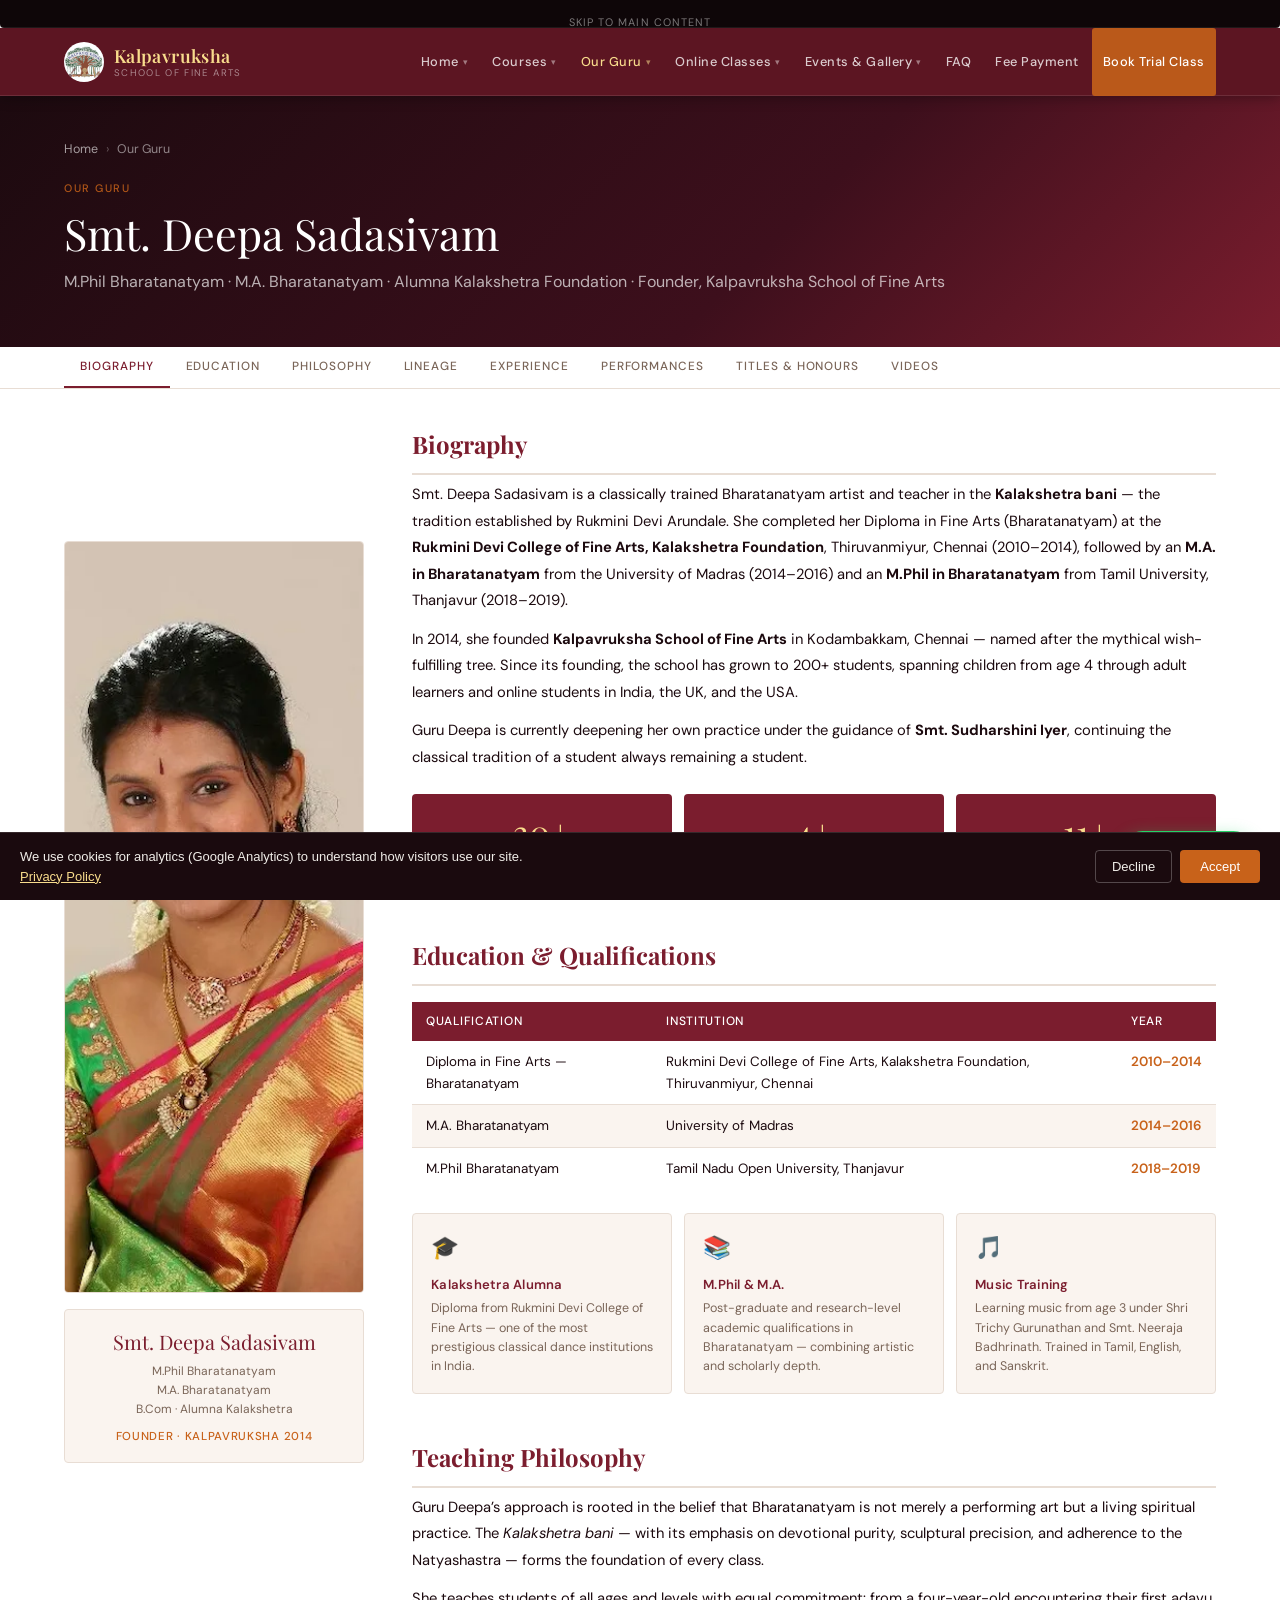
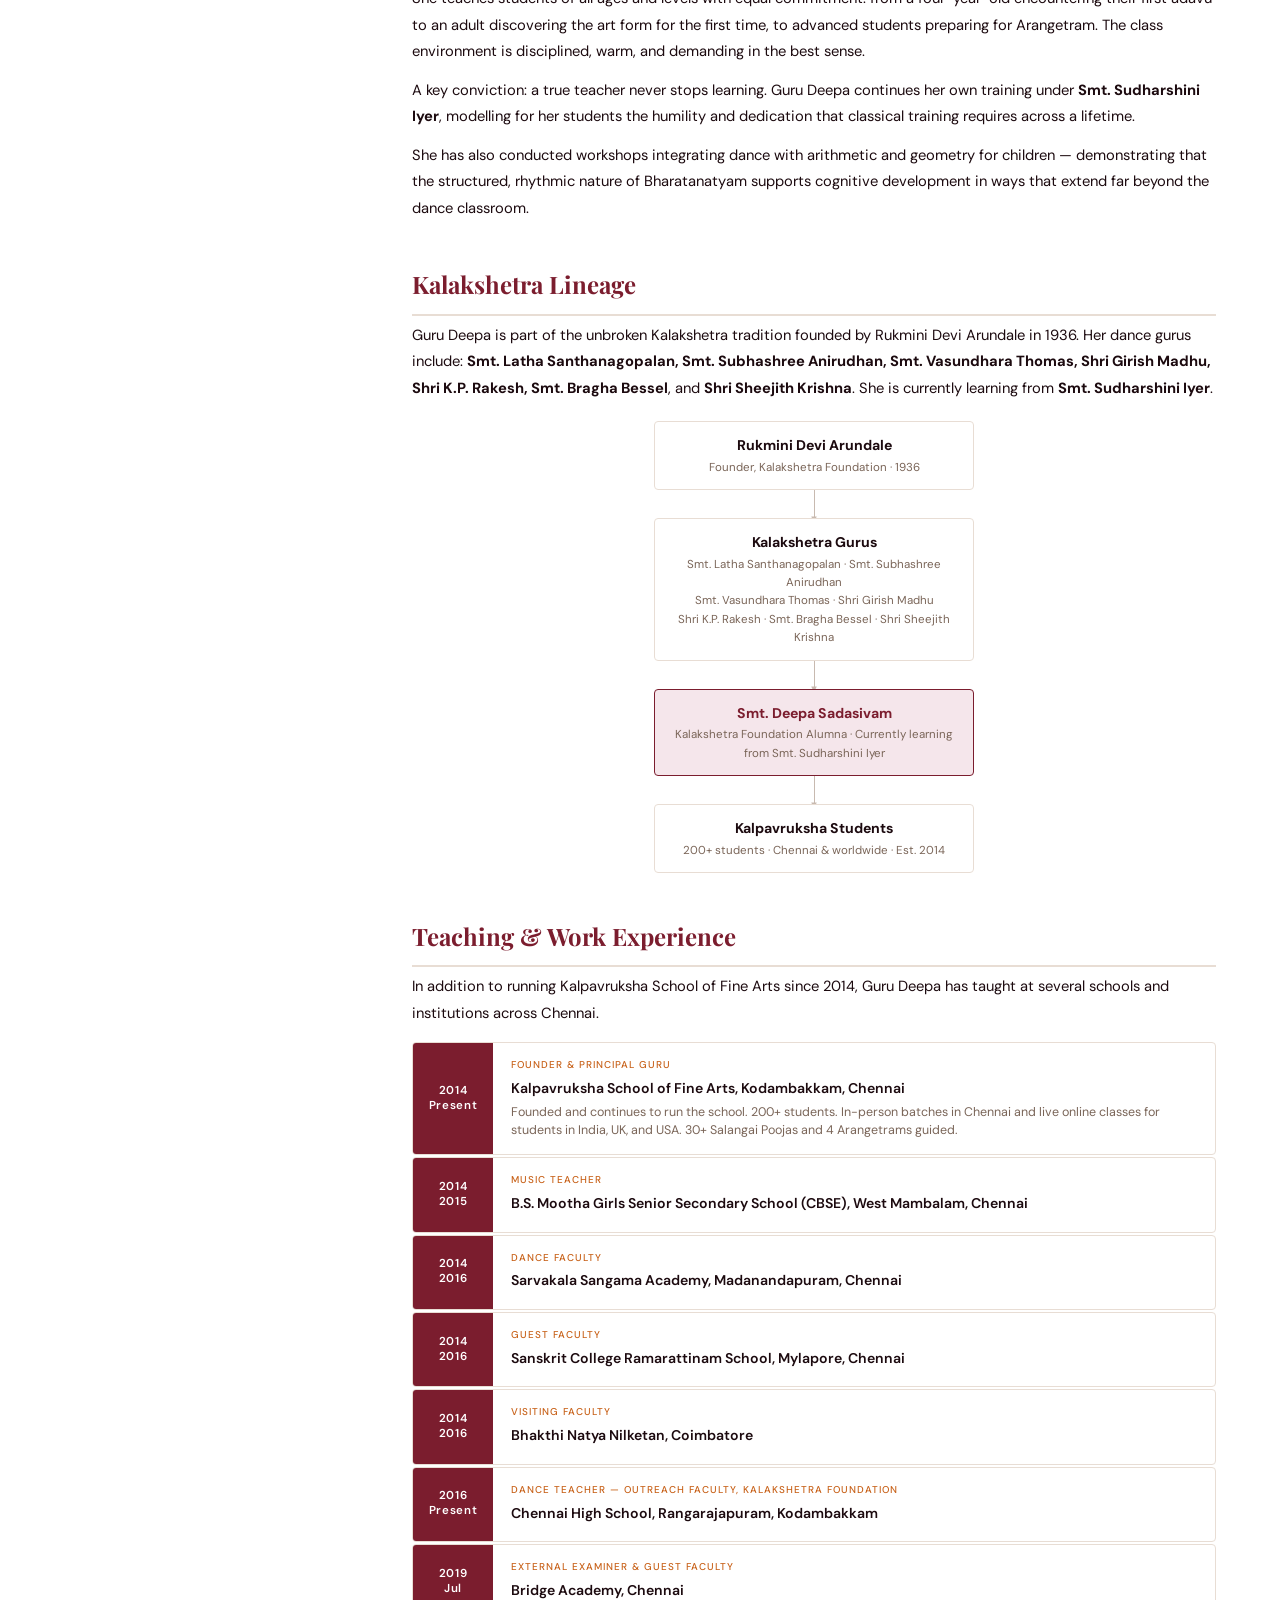
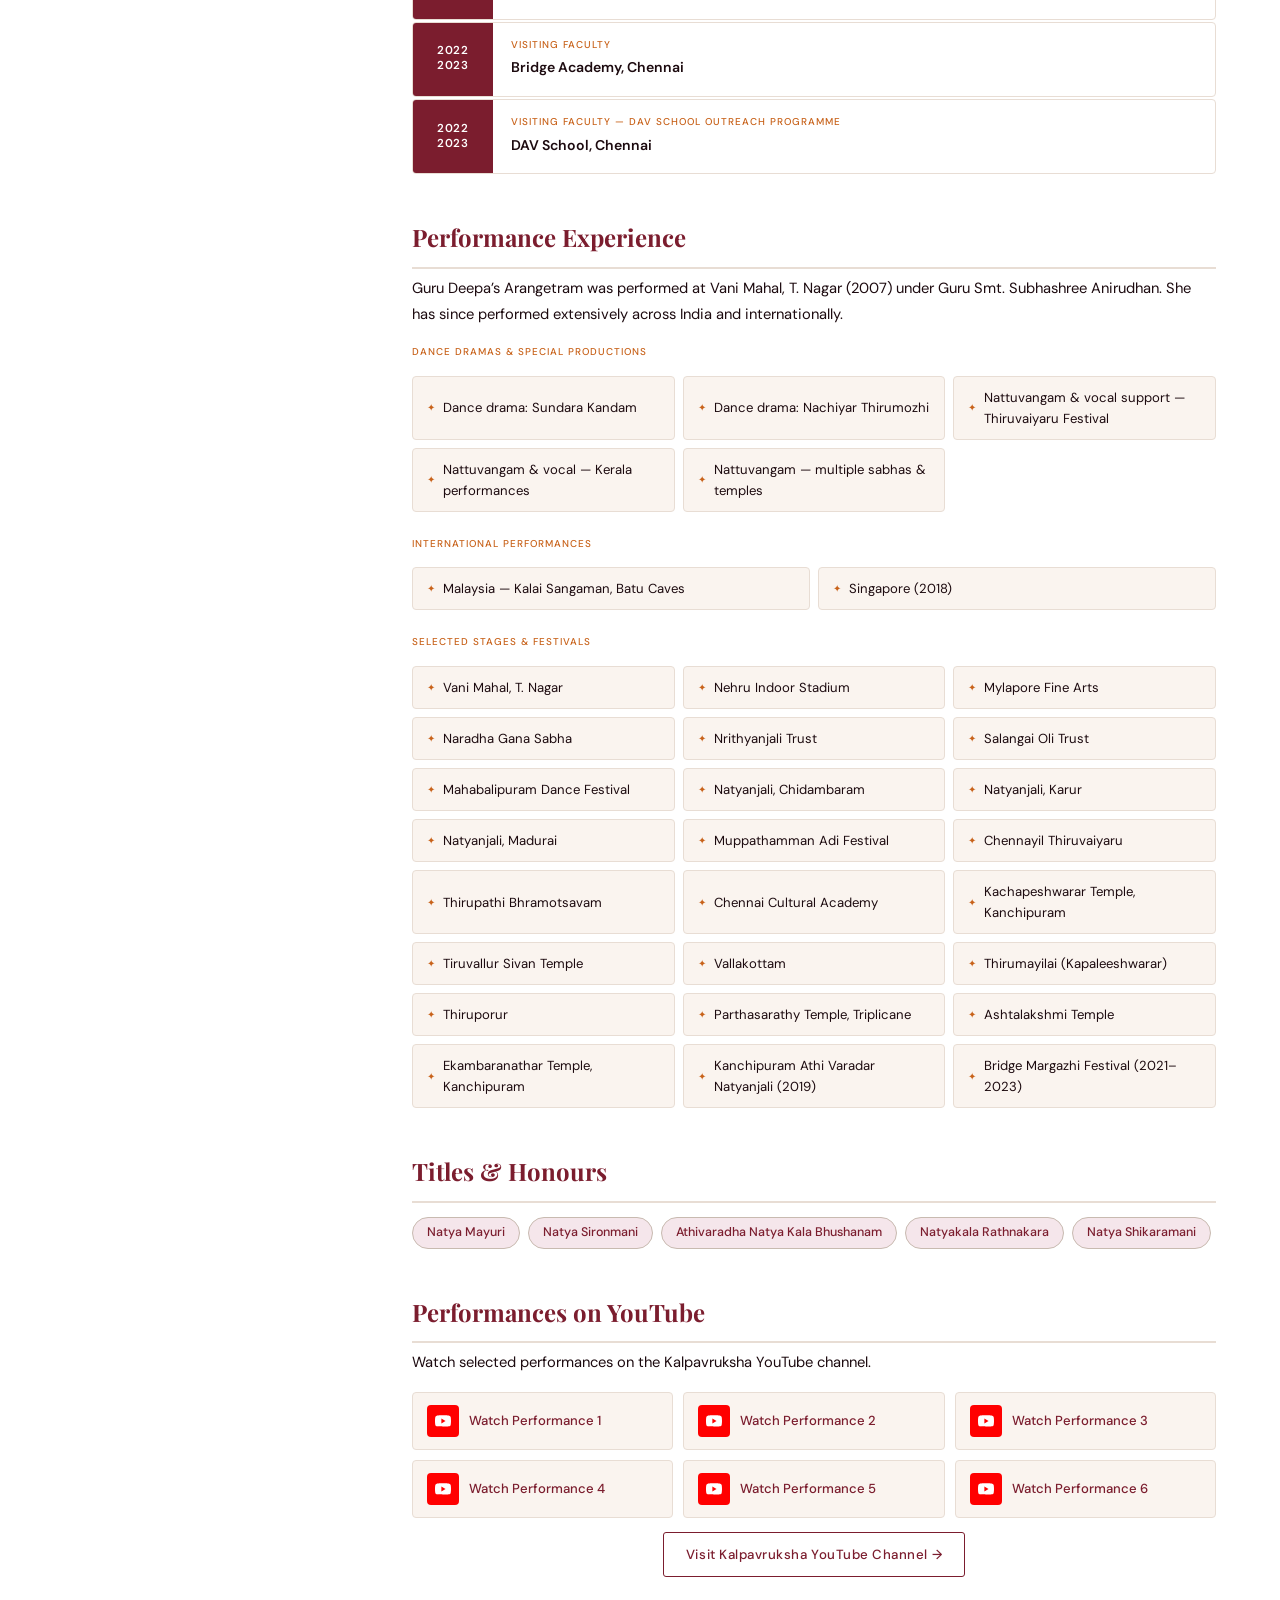
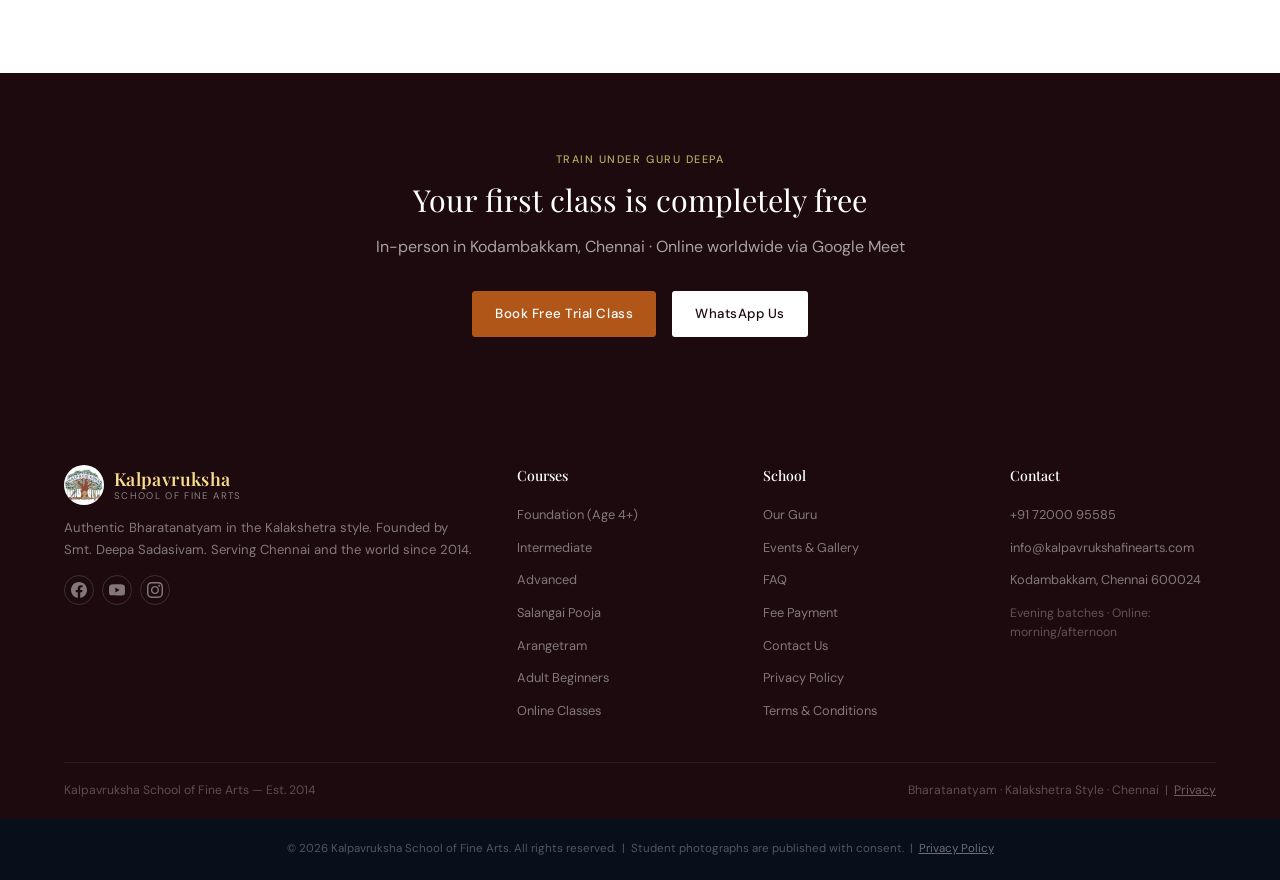
<file: guru.html>
<!DOCTYPE html>
<!-- v2026-05-10 updated with CV facts -->
<html lang="en-IN">
<head>
  <meta charset="UTF-8">
  <meta name="google-site-verification" content="vN2-0iQwr74Br4yqT1xNynjvGHpnbKhBjR1G0NXU9Yg" />
  <meta name="viewport" content="width=device-width, initial-scale=1.0">
  <title>Guru Smt. Deepa Sadasivam | Kalakshetra Bharatanatyam Chennai</title>
  <meta name="description" content="Smt. Deepa Sadasivam — M.Phil Bharatanatyam, Kalakshetra Foundation alumna. Founder of Kalpavruksha. 30+ Salangai Poojas, 4+ Arangetrams guided.">
  <link rel="canonical" href="https://kalpavrukshafinearts.com/guru.html">
  <!-- GA4 loads only after cookie consent — see consent script at end of body -->
  <script>window.dataLayer=window.dataLayer||[];function gtag(){dataLayer.push(arguments);}gtag('consent','default',{analytics_storage:'denied',ad_storage:'denied'});</script>
  <link rel="preconnect" href="https://fonts.googleapis.com">
  <link rel="preconnect" href="https://fonts.gstatic.com" crossorigin>
  <link rel="preload" href="https://fonts.googleapis.com/css2?family=Playfair+Display:ital,wght@0,400;0,500;0,600;0,700;1,400&family=DM+Sans:opsz,wght@9..40,300;9..40,400;9..40,500&display=swap" as="style" onload="this.onload=null;this.rel='stylesheet'">
  <noscript><link rel="stylesheet" href="https://fonts.googleapis.com/css2?family=Playfair+Display:ital,wght@0,400;0,500;0,600;0,700;1,400&family=DM+Sans:opsz,wght@9..40,300;9..40,400;9..40,500&display=swap"></noscript>
  <link rel="preload" href="css/style.css" as="style" onload="this.onload=null;this.rel='stylesheet'">
  <noscript><link rel="stylesheet" href="css/style.css"></noscript>

  <style>
    /* Guru page layout — tightened spacing */
    .guru-layout{display:grid;grid-template-columns:300px 1fr;gap:48px;align-items:stretch;padding:32px 0 56px;}

    /* Sidebar stretches full height of grid; sticky wrapper pins portrait */
    .guru-sidebar{position:relative;}
    .guru-portrait-sticky{
      position:sticky;
      top:158px;
      display:flex;
      flex-direction:column;
      gap:16px;
    }
    .guru-portrait{width:100%;border-radius:4px;overflow:hidden;border:1px solid var(--bdr);flex-shrink:1;min-height:0;}
    .guru-portrait img{width:100%;display:block;object-fit:cover;object-position:top;}
    /* Name card never shrinks */
    .guru-name-card{flex-shrink:0;background:var(--cream);border:1px solid var(--bdr);border-radius:4px;padding:16px 18px;text-align:center;}
    .guru-name-card h1{font-family:'Playfair Display',serif;font-size:1.25rem;color:var(--maroon);margin-bottom:4px;}
    .guru-name-card-h{font-family:'Playfair Display',serif;font-size:1.25rem;color:var(--maroon);margin-bottom:4px;margin-top:0;}
    .guru-name-card .quals{font-size:0.75rem;color:var(--ink-soft);line-height:1.6;}
    .guru-name-card .founded{font-size:0.72rem;color:#C8621A;font-weight:500;letter-spacing:0.06em;text-transform:uppercase;margin-top:8px;}

    /* Hide sidebar nav — top bar handles it */
    .psn{display:none;}

    /* Content sections — tighter gaps */
    .guru-section{margin-bottom:40px;padding-top:4px;}
    .guru-section h2{font-family:'Playfair Display',serif;font-size:1.5rem;color:var(--maroon);margin-bottom:6px;padding-bottom:10px;border-bottom:2px solid var(--bdr);}
    .guru-section p{font-size:0.92rem;color:var(--ink);line-height:1.8;margin-bottom:12px;}
    .guru-section p:last-child{margin-bottom:0;}

    /* Credentials grid */
    .cred-grid{display:grid;grid-template-columns:repeat(auto-fit,minmax(220px,1fr));gap:12px;margin-top:20px;}
    .cred-card{background:var(--cream);border:1px solid var(--bdr);border-radius:4px;padding:16px 18px;}
    .cred-card .cred-icon{font-size:1.4rem;margin-bottom:8px;}
    .cred-card h3{font-size:0.82rem;font-weight:600;color:var(--maroon);margin-bottom:4px;letter-spacing:0.02em;}
    .cred-card p{font-size:0.78rem;color:var(--ink-soft);line-height:1.55;margin:0;}

    /* Education table */
    .edu-table{width:100%;border-collapse:collapse;margin-top:16px;font-size:0.84rem;}
    .edu-table th{background:var(--maroon);color:#fff;padding:10px 14px;text-align:left;font-weight:500;font-size:0.75rem;letter-spacing:0.06em;text-transform:uppercase;}
    .edu-table td{padding:10px 14px;border-bottom:1px solid var(--bdr);color:var(--ink);vertical-align:top;}
    .edu-table tr:nth-child(even) td{background:var(--cream);}
    .edu-table tr:last-child td{border-bottom:none;}
    .edu-table .yr{color:#C8621A;font-weight:600;white-space:nowrap;}

    /* Experience list */
    .exp-list{margin-top:16px;display:flex;flex-direction:column;gap:2px;}
    .exp-item{display:flex;align-items:stretch;background:#fff;border:1px solid var(--bdr);border-radius:4px;overflow:hidden;}
    .exp-year{flex-shrink:0;width:80px;background:var(--maroon);color:#fff;display:flex;align-items:center;justify-content:center;font-size:0.72rem;font-weight:600;letter-spacing:0.06em;text-align:center;padding:12px 8px;line-height:1.3;}
    .exp-body{flex:1;padding:14px 18px;}
    .exp-body h3{font-size:0.88rem;font-weight:600;color:var(--ink);margin-bottom:3px;}
    .exp-body p{font-size:0.78rem;color:var(--ink-soft);margin:0;line-height:1.5;}
    .exp-tag{font-size:0.62rem;font-weight:500;letter-spacing:0.10em;text-transform:uppercase;color:#C8621A;margin-bottom:4px;}

    /* Performances */
    .perf-grid{display:grid;grid-template-columns:repeat(auto-fit,minmax(200px,1fr));gap:8px;margin-top:16px;}
    .perf-item{background:var(--cream);border:1px solid var(--bdr);border-radius:4px;padding:10px 14px;font-size:0.82rem;color:var(--ink);display:flex;align-items:center;gap:8px;}
    .perf-item::before{content:'✦';color:#C8621A;flex-shrink:0;font-size:0.60rem;}

    /* Titles / awards */
    .titles-list{display:flex;flex-wrap:wrap;gap:8px;margin-top:14px;}
    .title-badge{background:var(--maroon-l);border:1px solid var(--bdr-s);border-radius:20px;padding:5px 14px;font-size:0.78rem;color:var(--maroon);font-weight:500;}

    /* Lineage diagram */
    .lineage{margin-top:20px;display:flex;flex-direction:column;align-items:center;gap:0;}
    .lineage-node{background:#fff;border:1.5px solid var(--bdr);border-radius:4px;padding:12px 20px;text-align:center;min-width:200px;max-width:320px;position:relative;}
    .lineage-node strong{display:block;font-size:0.88rem;color:var(--ink);margin-bottom:2px;}
    .lineage-node span{font-size:0.72rem;color:var(--ink-soft);}
    .lineage-node--hl{border-color:var(--maroon);background:var(--maroon-l);}
    .lineage-node--hl strong{color:var(--maroon);}
    .lineage-arrow{width:1px;height:28px;background:var(--bdr-s);position:relative;}
    .lineage-arrow::after{content:'▼';position:absolute;bottom:-8px;left:50%;transform:translateX(-50%);font-size:0.60rem;color:var(--bdr-s);}
    .lineage-children{display:flex;gap:20px;align-items:flex-start;justify-content:center;}
    .lineage-branch{display:flex;flex-direction:column;align-items:center;gap:0;}
    .lineage-h-line{width:100%;height:1px;background:var(--bdr-s);margin-bottom:-1px;}

    /* Milestones count */
    .milestones-bar{display:grid;grid-template-columns:repeat(3,1fr);gap:12px;margin-top:20px;}
    .ms-card{background:var(--maroon);color:#fff;border-radius:4px;padding:20px 16px;text-align:center;}
    .ms-num{font-family:'Playfair Display',serif;font-size:2.2rem;font-weight:300;color:#F8DC8C;line-height:1;}
    .ms-label{font-size:0.68rem;letter-spacing:0.10em;text-transform:uppercase;color:rgba(255,255,255,0.65);margin-top:5px;}

    /* YouTube links */
    .yt-grid{display:grid;grid-template-columns:repeat(auto-fill,minmax(260px,1fr));gap:10px;margin-top:16px;}
    .yt-link{display:flex;align-items:center;gap:10px;background:var(--cream);border:1px solid var(--bdr);border-radius:4px;padding:12px 14px;text-decoration:none;color:var(--maroon);font-size:0.82rem;font-weight:500;transition:background 0.2s;}
    .yt-link:hover{background:var(--maroon-l);}
    .yt-icon{width:32px;height:32px;background:#ff0000;border-radius:4px;display:flex;align-items:center;justify-content:center;flex-shrink:0;}

    /* Skip link — slim always-visible bar */
    .skip{display:block;position:fixed!important;top:0!important;left:0;right:0;z-index:10000;height:28px;line-height:28px;background:#0e0608;color:rgba(255,255,255,0.45);font-size:0.68rem;letter-spacing:0.10em;text-transform:uppercase;text-decoration:none;text-align:center;border-bottom:1px solid rgba(255,255,255,0.07);}
    .skip:hover,.skip:focus{color:#F8DC8C;outline:none;}

    /* Push everything down: skip(28) + nav(68) = 96px */
    body{padding-top:96px;}
    .site-nav{top:28px!important;}
    .page-section-nav{top:96px!important;}

    /* Scroll margin: skip(28)+nav(68)+secnav(44)+8 = 148px */
    .guru-section[id]{scroll-margin-top:148px;}

    /* Section wrapper — remove default 72px padding */
    #guru-main{padding-top:0;padding-bottom:0;}

    @media(max-width:900px){
      .guru-layout{grid-template-columns:1fr;padding:24px 0 48px;}
      .guru-sidebar{position:static;}
      .guru-portrait-sticky{position:static;max-height:none;overflow:visible;}
      .guru-portrait img{max-height:420px;}
      .milestones-bar{grid-template-columns:repeat(3,1fr);}
    }
    @media(max-width:480px){.milestones-bar{grid-template-columns:1fr;}}
  </style>

  <script type="application/ld+json">
  {
    "@context":"https://schema.org",
    "@type":"BreadcrumbList",
    "itemListElement":[
      {"@type":"ListItem","position":1,"name":"Home","item":"https://kalpavrukshafinearts.com/"},
      {"@type":"ListItem","position":2,"name":"Our Guru","item":"https://kalpavrukshafinearts.com/guru.html"}
    ]
  }
  </script>
  <script type="application/ld+json">
  {
    "@context":"https://schema.org",
    "@type":"Person",
    "name":"Smt. Deepa Sadasivam",
    "jobTitle":"Bharatanatyam Guru and Founder",
    "worksFor":{"@type":"Organization","name":"Kalpavruksha School of Fine Arts","url":"https://kalpavrukshafinearts.com"},
    "alumniOf":{"@type":"CollegeOrUniversity","name":"Kalakshetra Foundation, Chennai"},
    "knowsAbout":"Bharatanatyam, Kalakshetra style, Classical Indian dance",
    "url":"https://kalpavrukshafinearts.com/guru.html"
  }
  </script>
  <meta property="og:type" content="website">
  <meta property="og:title" content="Guru Smt. Deepa Sadasivam | Kalakshetra Bharatanatyam Teacher">
  <meta property="og:description" content="Smt. Deepa Sadasivam — M.Phil Bharatanatyam, Kalakshetra alumna, 11+ years teaching. Founder of Kalpavruksha School of Fine Arts, Chennai.">
  <meta property="og:url" content="https://kalpavrukshafinearts.com/guru.html">

  <meta property="og:image" content="https://kalpavrukshafinearts.com/images/guru-portrait.webp">
  <meta property="og:image:width" content="600">
  <meta property="og:image:height" content="750">
  <meta property="og:image:alt" content="Smt. Deepa Sadasivam, Bharatanatyam Guru and founder of Kalpavruksha School of Fine Arts">
</head>
<body>
<a href="#bio" class="skip" id="skip-link">Skip to main content</a>

<nav class="site-nav" id="site-nav" role="navigation" aria-label="Main navigation">
  <div class="ni">
    <div class="nl"><a href="index.html" class="logo" aria-label="Kalpavruksha home"><img loading="lazy" src="images/logo.webp" alt="Kalpavruksha School of Fine Arts logo" width="40" height="40" style="width:40px;height:40px;border-radius:50%;object-fit:cover;flex-shrink:0"><div class="logo-t"><span class="logo-n">Kalpavruksha</span><span class="logo-s">School of Fine Arts</span></div></a></div>
    <button class="ntog" aria-label="Toggle menu" aria-expanded="false"><span></span><span></span><span></span></button>
    <ul class="nm">
      <li><a href="index.html">Home <span class="narr">&#9662;</span></a><div class="ndd"><a href="index.html#about">About Us</a><a href="index.html#courses">Course Overview</a><a href="index.html#how-to-join">How to Join</a></div></li>
      <li><a href="courses.html">Courses <span class="narr">&#9662;</span></a><div class="ndd"><a href="courses.html#dance-path">Dance Path</a><a href="courses.html#beginners">Foundation (Age 4+)</a><a href="courses.html#intermediate">Intermediate</a><a href="courses.html#Advanced">Advanced</a><a href="courses.html#salangai">Salangai Pooja</a><a href="courses.html#arangetram">Arangetram</a><a href="courses.html#adults">Adult Beginners</a><a href="courses.html#timings">Timings</a><a href="courses.html#bridge-exams">Grade Exams</a></div></li>
      <li><a href="guru.html" class="on" aria-current="page">Our Guru <span class="narr">&#9662;</span></a><div class="ndd"><a href="guru.html#bio">Biography</a><a href="guru.html#education">Education</a><a href="guru.html#philosophy">Philosophy</a><a href="guru.html#lineage">Lineage</a><a href="guru.html#experience">Experience</a><a href="guru.html#performances">Performances</a></div></li>
      <li><a href="online-classes.html">Online Classes <span class="narr">&#9662;</span></a><div class="ndd"><a href="online-classes.html#how-it-works">How It Works</a><a href="online-classes.html#requirements">Requirements</a><a href="online-classes.html#faq">FAQ</a><a href="online-classes.html#testimonials">Student Stories</a></div></li>
      <li><a href="events.html">Events &amp; Gallery <span class="narr">&#9662;</span></a><div class="ndd"><a href="events.html#upcoming">Upcoming Events</a><a href="events.html#highlights">Highlights</a><a href="events.html#gallery">Gallery</a></div></li>
      <li><a href="faq.html">FAQ</a></li>
      <li><a href="fees.html">Fee Payment</a></li>
      <li><a href="contact.html" class="ncta">Book Trial Class</a></li>
    </ul>
  </div>
</nav>

<main id="main">
<div class="page-hero">
  <div class="container">
    <nav class="breadcrumb" aria-label="Breadcrumb"><a href="index.html">Home</a><span class="breadcrumb-sep" aria-hidden="true">&#8250;</span><span aria-current="page">Our Guru</span></nav>
    <span class="section-label">Our Guru</span>
    <h1 class="display-lg" style="margin-top:8px">Smt. Deepa Sadasivam</h1>
    <p>M.Phil Bharatanatyam &middot; M.A. Bharatanatyam &middot; Alumna Kalakshetra Foundation &middot; Founder, Kalpavruksha School of Fine Arts</p>
  </div>
</div>

<nav class="page-section-nav" aria-label="Guru page sections">
  <div class="container">
    <ul>
      <li><a href="#bio">Biography</a></li>
      <li><a href="#education">Education</a></li>
      <li><a href="#philosophy">Philosophy</a></li>
      <li><a href="#lineage">Lineage</a></li>
      <li><a href="#experience">Experience</a></li>
      <li><a href="#performances">Performances</a></li>
      <li><a href="#titles">Titles &amp; Honours</a></li>
      <li><a href="#videos">Videos</a></li>
    </ul>
  </div>
</nav>

<section class="sec sec-w" id="guru-main" style="padding-top:0;padding-bottom:0;">
  <div class="container">
    <div class="guru-layout">

      <!-- SIDEBAR -->
      <aside class="guru-sidebar">
        <div class="guru-portrait-sticky">
          <div class="guru-portrait">
            <picture>
              <source srcset="images/guru-portrait-600w.webp 600w, images/guru-portrait.webp 1200w" sizes="(max-width:900px) 90vw, 300px" type="image/webp">
              <img src="images/guru-portrait.webp" alt="Smt. Deepa Sadasivam performing Bharatanatyam" width="600" height="750" loading="eager" decoding="async">
            </picture>
          </div>
          <div class="guru-name-card">
            <p class="guru-name-card-h">Smt. Deepa Sadasivam</p>
            <div class="quals">M.Phil Bharatanatyam<br>M.A. Bharatanatyam<br>B.Com &middot; Alumna Kalakshetra</div>
            <div class="founded">Founder &middot; Kalpavruksha 2014</div>
          </div>
        </div>
        <nav class="psn" aria-label="Guru page sections">
          <ul>
            <li><a href="#bio">Biography</a></li>
            <li><a href="#education">Education</a></li>
            <li><a href="#philosophy">Teaching Philosophy</a></li>
            <li><a href="#lineage">Kalakshetra Lineage</a></li>
            <li><a href="#experience">Work Experience</a></li>
            <li><a href="#performances">Performances</a></li>
            <li><a href="#titles">Titles &amp; Honours</a></li>
            <li><a href="#videos">Performances on YouTube</a></li>
          </ul>
        </nav>
      </aside>

      <!-- MAIN CONTENT -->
      <div>

        <!-- BIO -->
        <div class="guru-section" id="bio">
          <h2>Biography</h2>
          <p>Smt. Deepa Sadasivam is a classically trained Bharatanatyam artist and teacher in the <strong>Kalakshetra bani</strong> &mdash; the tradition established by Rukmini Devi Arundale. She completed her Diploma in Fine Arts (Bharatanatyam) at the <strong>Rukmini Devi College of Fine Arts, Kalakshetra Foundation</strong>, Thiruvanmiyur, Chennai (2010&ndash;2014), followed by an <strong>M.A. in Bharatanatyam</strong> from the University of Madras (2014&ndash;2016) and an <strong>M.Phil in Bharatanatyam</strong> from Tamil University, Thanjavur (2018&ndash;2019).</p>
          <p>In 2014, she founded <strong>Kalpavruksha School of Fine Arts</strong> in Kodambakkam, Chennai &mdash; named after the mythical wish-fulfilling tree. Since its founding, the school has grown to 200+ students, spanning children from age 4 through adult learners and online students in India, the UK, and the USA.</p>
          <p>Guru Deepa is currently deepening her own practice under the guidance of <strong>Smt. Sudharshini Iyer</strong>, continuing the classical tradition of a student always remaining a student.</p>

          <div class="milestones-bar" style="margin-top:24px">
            <div class="ms-card"><div class="ms-num">30+</div><div class="ms-label">Salangai Poojas guided</div></div>
            <div class="ms-card"><div class="ms-num">4+</div><div class="ms-label">Arangetrams guided</div></div>
            <div class="ms-card"><div class="ms-num">11+</div><div class="ms-label">Years teaching</div></div>
          </div>
        </div>

        <!-- EDUCATION -->
        <div class="guru-section" id="education">
          <h2>Education &amp; Qualifications</h2>
          <table class="edu-table" aria-label="Academic qualifications of Smt. Deepa Sadasivam">
            <thead>
              <tr><th>Qualification</th><th>Institution</th><th>Year</th></tr>
            </thead>
            <tbody>
              <tr><td>Diploma in Fine Arts &mdash; Bharatanatyam</td><td>Rukmini Devi College of Fine Arts, Kalakshetra Foundation, Thiruvanmiyur, Chennai</td><td class="yr">2010&ndash;2014</td></tr>
              <tr><td>M.A. Bharatanatyam</td><td>University of Madras</td><td class="yr">2014&ndash;2016</td></tr>
              <tr><td>M.Phil Bharatanatyam</td><td>Tamil Nadu Open University, Thanjavur</td><td class="yr">2018&ndash;2019</td></tr>
            </tbody>
          </table>

          <div class="cred-grid" style="margin-top:24px">
            <div class="cred-card">
              <div class="cred-icon">🎓</div>
              <h3>Kalakshetra Alumna</h3>
              <p>Diploma from Rukmini Devi College of Fine Arts &mdash; one of the most prestigious classical dance institutions in India.</p>
            </div>
            <div class="cred-card">
              <div class="cred-icon">📚</div>
              <h3>M.Phil &amp; M.A.</h3>
              <p>Post-graduate and research-level academic qualifications in Bharatanatyam — combining artistic and scholarly depth.</p>
            </div>
            <div class="cred-card">
              <div class="cred-icon">🎵</div>
              <h3>Music Training</h3>
              <p>Learning music from age 3 under Shri Trichy Gurunathan and Smt. Neeraja Badhrinath. Trained in Tamil, English, and Sanskrit.</p>
            </div>
          </div>
        </div>

        <!-- PHILOSOPHY -->
        <div class="guru-section" id="philosophy">
          <h2>Teaching Philosophy</h2>
          <p>Guru Deepa&rsquo;s approach is rooted in the belief that Bharatanatyam is not merely a performing art but a living spiritual practice. The <em>Kalakshetra bani</em> &mdash; with its emphasis on devotional purity, sculptural precision, and adherence to the Natyashastra &mdash; forms the foundation of every class.</p>
          <p>She teaches students of all ages and levels with equal commitment: from a four-year-old encountering their first adavu to an adult discovering the art form for the first time, to advanced students preparing for Arangetram. The class environment is disciplined, warm, and demanding in the best sense.</p>
          <p>A key conviction: a true teacher never stops learning. Guru Deepa continues her own training under <strong>Smt. Sudharshini Iyer</strong>, modelling for her students the humility and dedication that classical training requires across a lifetime.</p>
          <p>She has also conducted workshops integrating dance with arithmetic and geometry for children &mdash; demonstrating that the structured, rhythmic nature of Bharatanatyam supports cognitive development in ways that extend far beyond the dance classroom.</p>
        </div>

        <!-- LINEAGE -->
        <div class="guru-section" id="lineage">
          <h2>Kalakshetra Lineage</h2>
          <p>Guru Deepa is part of the unbroken Kalakshetra tradition founded by Rukmini Devi Arundale in 1936. Her dance gurus include: <strong>Smt. Latha Santhanagopalan, Smt. Subhashree Anirudhan, Smt. Vasundhara Thomas, Shri Girish Madhu, Shri K.P. Rakesh, Smt. Bragha Bessel</strong>, and <strong>Shri Sheejith Krishna</strong>. She is currently learning from <strong>Smt. Sudharshini Iyer</strong>.</p>
          <div class="lineage" aria-label="Kalakshetra teaching lineage diagram">
            <div class="lineage-node"><strong>Rukmini Devi Arundale</strong><span>Founder, Kalakshetra Foundation · 1936</span></div>
            <div class="lineage-arrow" aria-hidden="true"></div>
            <div class="lineage-node"><strong>Kalakshetra Gurus</strong><span>Smt. Latha Santhanagopalan &middot; Smt. Subhashree Anirudhan<br>Smt. Vasundhara Thomas &middot; Shri Girish Madhu<br>Shri K.P. Rakesh &middot; Smt. Bragha Bessel &middot; Shri Sheejith Krishna</span></div>
            <div class="lineage-arrow" aria-hidden="true"></div>
            <div class="lineage-node lineage-node--hl"><strong>Smt. Deepa Sadasivam</strong><span>Kalakshetra Foundation Alumna · Currently learning from Smt. Sudharshini Iyer</span></div>
            <div class="lineage-arrow" aria-hidden="true"></div>
            <div class="lineage-node"><strong>Kalpavruksha Students</strong><span>200+ students · Chennai &amp; worldwide · Est. 2014</span></div>
          </div>
        </div>

        <!-- EXPERIENCE -->
        <div class="guru-section" id="experience">
          <h2>Teaching &amp; Work Experience</h2>
          <p>In addition to running Kalpavruksha School of Fine Arts since 2014, Guru Deepa has taught at several schools and institutions across Chennai.</p>
          <div class="exp-list">

            <div class="exp-item">
              <div class="exp-year">2014<br>Present</div>
              <div class="exp-body">
                <div class="exp-tag">Founder &amp; Principal Guru</div>
                <h3>Kalpavruksha School of Fine Arts, Kodambakkam, Chennai</h3>
                <p>Founded and continues to run the school. 200+ students. In-person batches in Chennai and live online classes for students in India, UK, and USA. 30+ Salangai Poojas and 4 Arangetrams guided.</p>
              </div>
            </div>

            <div class="exp-item">
              <div class="exp-year">2014<br>2015</div>
              <div class="exp-body">
                <div class="exp-tag">Music Teacher</div>
                <h3>B.S. Mootha Girls Senior Secondary School (CBSE), West Mambalam, Chennai</h3>
              </div>
            </div>

            <div class="exp-item">
              <div class="exp-year">2014<br>2016</div>
              <div class="exp-body">
                <div class="exp-tag">Dance Faculty</div>
                <h3>Sarvakala Sangama Academy, Madanandapuram, Chennai</h3>
              </div>
            </div>

            <div class="exp-item">
              <div class="exp-year">2014<br>2016</div>
              <div class="exp-body">
                <div class="exp-tag">Guest Faculty</div>
                <h3>Sanskrit College Ramarattinam School, Mylapore, Chennai</h3>
              </div>
            </div>

            <div class="exp-item">
              <div class="exp-year">2014<br>2016</div>
              <div class="exp-body">
                <div class="exp-tag">Visiting Faculty</div>
                <h3>Bhakthi Natya Nilketan, Coimbatore</h3>
              </div>
            </div>

            <div class="exp-item">
              <div class="exp-year">2016<br>Present</div>
              <div class="exp-body">
                <div class="exp-tag">Dance Teacher &mdash; Outreach Faculty, Kalakshetra Foundation</div>
                <h3>Chennai High School, Rangarajapuram, Kodambakkam</h3>
              </div>
            </div>

            <div class="exp-item">
              <div class="exp-year">2019<br>Jul</div>
              <div class="exp-body">
                <div class="exp-tag">External Examiner &amp; Guest Faculty</div>
                <h3>Bridge Academy, Chennai</h3>
              </div>
            </div>

            <div class="exp-item">
              <div class="exp-year">2022<br>2023</div>
              <div class="exp-body">
                <div class="exp-tag">Visiting Faculty</div>
                <h3>Bridge Academy, Chennai</h3>
              </div>
            </div>

            <div class="exp-item">
              <div class="exp-year">2022<br>2023</div>
              <div class="exp-body">
                <div class="exp-tag">Visiting Faculty &mdash; DAV School Outreach Programme</div>
                <h3>DAV School, Chennai</h3>
              </div>
            </div>

          </div>
        </div>

        <!-- PERFORMANCES -->
        <div class="guru-section" id="performances">
          <h2>Performance Experience</h2>
          <p>Guru Deepa&rsquo;s Arangetram was performed at Vani Mahal, T. Nagar (2007) under Guru Smt. Subhashree Anirudhan. She has since performed extensively across India and internationally.</p>

          <div style="margin-top:16px">
            <div class="exp-tag" style="margin-bottom:10px">Dance dramas &amp; special productions</div>
            <div class="perf-grid">
              <div class="perf-item">Dance drama: Sundara Kandam</div>
              <div class="perf-item">Dance drama: Nachiyar Thirumozhi</div>
              <div class="perf-item">Nattuvangam &amp; vocal support &mdash; Thiruvaiyaru Festival</div>
              <div class="perf-item">Nattuvangam &amp; vocal &mdash; Kerala performances</div>
              <div class="perf-item">Nattuvangam &mdash; multiple sabhas &amp; temples</div>
            </div>
          </div>

          <div style="margin-top:24px">
            <div class="exp-tag" style="margin-bottom:10px">International performances</div>
            <div class="perf-grid">
              <div class="perf-item">Malaysia &mdash; Kalai Sangaman, Batu Caves</div>
              <div class="perf-item">Singapore (2018)</div>
            </div>
          </div>

          <div style="margin-top:24px">
            <div class="exp-tag" style="margin-bottom:10px">Selected stages &amp; festivals</div>
            <div class="perf-grid">
              <div class="perf-item">Vani Mahal, T. Nagar</div>
              <div class="perf-item">Nehru Indoor Stadium</div>
              <div class="perf-item">Mylapore Fine Arts</div>
              <div class="perf-item">Naradha Gana Sabha</div>
              <div class="perf-item">Nrithyanjali Trust</div>
              <div class="perf-item">Salangai Oli Trust</div>
              <div class="perf-item">Mahabalipuram Dance Festival</div>
              <div class="perf-item">Natyanjali, Chidambaram</div>
              <div class="perf-item">Natyanjali, Karur</div>
              <div class="perf-item">Natyanjali, Madurai</div>
              <div class="perf-item">Muppathamman Adi Festival</div>
              <div class="perf-item">Chennayil Thiruvaiyaru</div>
              <div class="perf-item">Thirupathi Bhramotsavam</div>
              <div class="perf-item">Chennai Cultural Academy</div>
              <div class="perf-item">Kachapeshwarar Temple, Kanchipuram</div>
              <div class="perf-item">Tiruvallur Sivan Temple</div>
              <div class="perf-item">Vallakottam</div>
              <div class="perf-item">Thirumayilai (Kapaleeshwarar)</div>
              <div class="perf-item">Thiruporur</div>
              <div class="perf-item">Parthasarathy Temple, Triplicane</div>
              <div class="perf-item">Ashtalakshmi Temple</div>
              <div class="perf-item">Ekambaranathar Temple, Kanchipuram</div>
              <div class="perf-item">Kanchipuram Athi Varadar Natyanjali (2019)</div>
              <div class="perf-item">Bridge Margazhi Festival (2021&ndash;2023)</div>
            </div>
          </div>
        </div>

        <!-- TITLES -->
        <div class="guru-section" id="titles">
          <h2>Titles &amp; Honours</h2>
          <div class="titles-list">
            <span class="title-badge">Natya Mayuri</span>
            <span class="title-badge">Natya Sironmani</span>
            <span class="title-badge">Athivaradha Natya Kala Bhushanam</span>
            <span class="title-badge">Natyakala Rathnakara</span>
            <span class="title-badge">Natya Shikaramani</span>
          </div>
        </div>

        <!-- YOUTUBE -->
        <div class="guru-section" id="videos">
          <h2>Performances on YouTube</h2>
          <p>Watch selected performances on the Kalpavruksha YouTube channel.</p>
          <div class="yt-grid">
            <a href="https://youtu.be/hWp6La4qYXw" target="_blank" rel="noopener" class="yt-link">
              <div class="yt-icon"><svg viewBox="0 0 24 24" fill="#fff" width="16" height="16"><path d="M23.498 6.186a3.016 3.016 0 0 0-2.122-2.136C19.505 3.545 12 3.545 12 3.545s-7.505 0-9.377.505A3.017 3.017 0 0 0 .502 6.186C0 8.07 0 12 0 12s0 3.93.502 5.814a3.016 3.016 0 0 0 2.122 2.136c1.871.505 9.376.505 9.376.505s7.505 0 9.377-.505a3.015 3.015 0 0 0 2.122-2.136C24 15.93 24 12 24 12s0-3.93-.502-5.814zM9.545 15.568V8.432L15.818 12l-6.273 3.568z"/></svg></div>
              Watch Performance 1
            </a>
            <a href="https://youtu.be/1uW0CiCYPIU" target="_blank" rel="noopener" class="yt-link">
              <div class="yt-icon"><svg viewBox="0 0 24 24" fill="#fff" width="16" height="16"><path d="M23.498 6.186a3.016 3.016 0 0 0-2.122-2.136C19.505 3.545 12 3.545 12 3.545s-7.505 0-9.377.505A3.017 3.017 0 0 0 .502 6.186C0 8.07 0 12 0 12s0 3.93.502 5.814a3.016 3.016 0 0 0 2.122 2.136c1.871.505 9.376.505 9.376.505s7.505 0 9.377-.505a3.015 3.015 0 0 0 2.122-2.136C24 15.93 24 12 24 12s0-3.93-.502-5.814zM9.545 15.568V8.432L15.818 12l-6.273 3.568z"/></svg></div>
              Watch Performance 2
            </a>
            <a href="https://youtu.be/o0SzlAUx5E0" target="_blank" rel="noopener" class="yt-link">
              <div class="yt-icon"><svg viewBox="0 0 24 24" fill="#fff" width="16" height="16"><path d="M23.498 6.186a3.016 3.016 0 0 0-2.122-2.136C19.505 3.545 12 3.545 12 3.545s-7.505 0-9.377.505A3.017 3.017 0 0 0 .502 6.186C0 8.07 0 12 0 12s0 3.93.502 5.814a3.016 3.016 0 0 0 2.122 2.136c1.871.505 9.376.505 9.376.505s7.505 0 9.377-.505a3.015 3.015 0 0 0 2.122-2.136C24 15.93 24 12 24 12s0-3.93-.502-5.814zM9.545 15.568V8.432L15.818 12l-6.273 3.568z"/></svg></div>
              Watch Performance 3
            </a>
            <a href="https://youtu.be/DtXS7URPWmg" target="_blank" rel="noopener" class="yt-link">
              <div class="yt-icon"><svg viewBox="0 0 24 24" fill="#fff" width="16" height="16"><path d="M23.498 6.186a3.016 3.016 0 0 0-2.122-2.136C19.505 3.545 12 3.545 12 3.545s-7.505 0-9.377.505A3.017 3.017 0 0 0 .502 6.186C0 8.07 0 12 0 12s0 3.93.502 5.814a3.016 3.016 0 0 0 2.122 2.136c1.871.505 9.376.505 9.376.505s7.505 0 9.377-.505a3.015 3.015 0 0 0 2.122-2.136C24 15.93 24 12 24 12s0-3.93-.502-5.814zM9.545 15.568V8.432L15.818 12l-6.273 3.568z"/></svg></div>
              Watch Performance 4
            </a>
            <a href="https://youtu.be/Cdb8gJ30_wQ" target="_blank" rel="noopener" class="yt-link">
              <div class="yt-icon"><svg viewBox="0 0 24 24" fill="#fff" width="16" height="16"><path d="M23.498 6.186a3.016 3.016 0 0 0-2.122-2.136C19.505 3.545 12 3.545 12 3.545s-7.505 0-9.377.505A3.017 3.017 0 0 0 .502 6.186C0 8.07 0 12 0 12s0 3.93.502 5.814a3.016 3.016 0 0 0 2.122 2.136c1.871.505 9.376.505 9.376.505s7.505 0 9.377-.505a3.015 3.015 0 0 0 2.122-2.136C24 15.93 24 12 24 12s0-3.93-.502-5.814zM9.545 15.568V8.432L15.818 12l-6.273 3.568z"/></svg></div>
              Watch Performance 5
            </a>
            <a href="https://youtu.be/0niI43iyd9Q" target="_blank" rel="noopener" class="yt-link">
              <div class="yt-icon"><svg viewBox="0 0 24 24" fill="#fff" width="16" height="16"><path d="M23.498 6.186a3.016 3.016 0 0 0-2.122-2.136C19.505 3.545 12 3.545 12 3.545s-7.505 0-9.377.505A3.017 3.017 0 0 0 .502 6.186C0 8.07 0 12 0 12s0 3.93.502 5.814a3.016 3.016 0 0 0 2.122 2.136c1.871.505 9.376.505 9.376.505s7.505 0 9.377-.505a3.015 3.015 0 0 0 2.122-2.136C24 15.93 24 12 24 12s0-3.93-.502-5.814zM9.545 15.568V8.432L15.818 12l-6.273 3.568z"/></svg></div>
              Watch Performance 6
            </a>
          </div>
          <div style="margin-top:14px;text-align:center">
            <a href="https://www.youtube.com/channel/UCljUDGBZsBAb4ENWV3Zk0Pw" target="_blank" rel="noopener" class="btn bs" style="color:var(--maroon);border-color:var(--maroon)">Visit Kalpavruksha YouTube Channel &rarr;</a>
          </div>
        </div>

      </div><!-- end main content -->
    </div><!-- end guru-layout -->
  </div>
</section>

<!-- CTA -->
<section class="sec sec-m" style="background:var(--ink)" aria-label="Book a class">
  <div class="c" style="text-align:center;max-width:640px">
    <span class="lbl" style="color:rgba(200,200,112,0.85)">Train under Guru Deepa</span>
    <h2 class="dmd" style="margin-top:10px;color:#fff;margin-bottom:14px">Your first class is completely free</h2>
    <p style="color:rgba(255,255,255,0.62);margin-bottom:32px">In-person in Kodambakkam, Chennai &middot; Online worldwide via Google Meet</p>
    <div style="display:flex;gap:16px;justify-content:center;flex-wrap:wrap">
      <a href="contact.html" class="btn bp">Book Free Trial Class</a>
      <a href="https://wa.me/917200095585?text=Hello%2C+I+am+interested+in+a+free+trial+class." class="btn bw" target="_blank" rel="noopener" onclick="if(window.gtag){gtag('event','enquiry_initiated',{method:'whatsapp',page_title:document.title})}">WhatsApp Us</a>
    </div>
  </div>
</section>

</main>

<footer class="ft"><div class="c"><div class="fg">
  <div class="fb-brand">
    <a href="index.html" style="text-decoration:none;display:flex;align-items:center;gap:10px;margin-bottom:12px">
      <img loading="lazy" src="images/logo.webp" alt="Kalpavruksha logo" width="40" height="40" style="width:40px;height:40px;border-radius:50%;object-fit:cover">
      <div class="logo-t"><span class="logo-n">Kalpavruksha</span><span class="logo-s">School of Fine Arts</span></div>
    </a>
    <p>Authentic Bharatanatyam in the Kalakshetra style. Founded by Smt. Deepa Sadasivam. Serving Chennai and the world since 2014.</p>
    <div style="display:flex;gap:8px;margin-top:14px">
      <a href="https://www.facebook.com/kalpavrukshaschooloffinearts/" target="_blank" rel="noopener" class="fsoc" aria-label="Kalpavruksha on Facebook (opens in new tab)"><svg viewBox="0 0 24 24" fill="currentColor" width="16" height="16"><path d="M24 12.073c0-6.627-5.373-12-12-12s-12 5.373-12 12c0 5.99 4.388 10.954 10.125 11.854v-8.385H7.078v-3.47h3.047V9.43c0-3.007 1.792-4.669 4.533-4.669 1.312 0 2.686.235 2.686.235v2.953H15.83c-1.491 0-1.956.925-1.956 1.874v2.25h3.328l-.532 3.47h-2.796v8.385C19.612 23.027 24 18.062 24 12.073z"/></svg></a>
      <a href="https://www.youtube.com/channel/UCljUDGBZsBAb4ENWV3Zk0Pw" target="_blank" rel="noopener" class="fsoc" aria-label="Kalpavruksha on YouTube (opens in new tab)"><svg viewBox="0 0 24 24" fill="currentColor" width="16" height="16"><path d="M23.498 6.186a3.016 3.016 0 0 0-2.122-2.136C19.505 3.545 12 3.545 12 3.545s-7.505 0-9.377.505A3.017 3.017 0 0 0 .502 6.186C0 8.07 0 12 0 12s0 3.93.502 5.814a3.016 3.016 0 0 0 2.122 2.136c1.871.505 9.376.505 9.376.505s7.505 0 9.377-.505a3.015 3.015 0 0 0 2.122-2.136C24 15.93 24 12 24 12s0-3.93-.502-5.814zM9.545 15.568V8.432L15.818 12l-6.273 3.568z"/></svg></a>
      <a href="https://www.instagram.com/kalpavruksha_schooloffinearts/" target="_blank" rel="noopener" class="fsoc" aria-label="Kalpavruksha on Instagram (opens in new tab)"><svg viewBox="0 0 24 24" fill="currentColor" width="16" height="16"><path d="M12 2.163c3.204 0 3.584.012 4.85.07 3.252.148 4.771 1.691 4.919 4.919.058 1.265.069 1.645.069 4.849 0 3.205-.012 3.584-.069 4.849-.149 3.225-1.664 4.771-4.919 4.919-1.266.058-1.644.07-4.85.07-3.204 0-3.584-.012-4.849-.07-3.26-.149-4.771-1.699-4.919-4.92-.058-1.265-.07-1.644-.07-4.849 0-3.204.013-3.583.07-4.849.149-3.227 1.664-4.771 4.919-4.919 1.266-.057 1.645-.069 4.849-.069zm0-2.163c-3.259 0-3.667.014-4.947.072-4.358.2-6.78 2.618-6.98 6.98-.059 1.281-.073 1.689-.073 4.948 0 3.259.014 3.668.072 4.948.2 4.358 2.618 6.78 6.98 6.98 1.281.058 1.689.072 4.948.072 3.259 0 3.668-.014 4.948-.072 4.354-.2 6.782-2.618 6.979-6.98.059-1.28.073-1.689.073-4.948 0-3.259-.014-3.667-.072-4.947-.196-4.354-2.617-6.78-6.979-6.98-1.281-.059-1.69-.073-4.949-.073zm0 5.838c-3.403 0-6.162 2.759-6.162 6.162s2.759 6.163 6.162 6.163 6.162-2.759 6.162-6.163c0-3.403-2.759-6.162-6.162-6.162zm0 10.162c-2.209 0-4-1.79-4-4 0-2.209 1.791-4 4-4s4 1.791 4 4c0 2.21-1.791 4-4 4zm6.406-11.845c-.796 0-1.441.645-1.441 1.44s.645 1.44 1.441 1.44c.795 0 1.439-.645 1.439-1.44s-.644-1.44-1.439-1.44z"/></svg></a>
    </div>
  </div>
  <div class="fcol"><h4>Courses</h4><ul>
    <li><a href="courses.html#beginners">Foundation (Age 4+)</a></li>
    <li><a href="courses.html#intermediate">Intermediate</a></li>
    <li><a href="courses.html#Advanced">Advanced</a></li>
    <li><a href="courses.html#salangai">Salangai Pooja</a></li>
    <li><a href="courses.html#arangetram">Arangetram</a></li>
    <li><a href="courses.html#adults">Adult Beginners</a></li>
    <li><a href="online-classes.html">Online Classes</a></li>
  </ul></div>
  <div class="fcol"><h4>School</h4><ul>
    <li><a href="guru.html">Our Guru</a></li>
    <li><a href="events.html">Events &amp; Gallery</a></li>
    <li><a href="faq.html">FAQ</a></li>
    <li><a href="fees.html">Fee Payment</a></li>
    <li><a href="contact.html">Contact Us</a></li>
    <li><a href="privacy.html">Privacy Policy</a></li>
    <li><a href="terms.html">Terms &amp; Conditions</a></li>
  </ul></div>
  <div class="fcol"><h4>Contact</h4><ul>
    <li><a href="tel:+917200095585" onclick="if(window.gtag){gtag('event','enquiry_initiated',{method:'phone_call',page_title:document.title})}">+91 72000 95585</a></li>
    <li><a href="mailto:info@kalpavrukshafinearts.com">info@kalpavrukshafinearts.com</a></li>
    <li><a href="https://maps.google.com/?q=Kodambakkam+Chennai" target="_blank" rel="noopener">Kodambakkam, Chennai 600024</a></li>
  </ul>
  <p style="margin-top:12px;font-size:0.76rem;color:rgba(255,255,255,0.30)">Evening batches &middot; Online: morning/afternoon</p></div>
</div>
<div class="fb-bot">
  <p>Kalpavruksha School of Fine Arts &mdash; Est. 2014</p>
  <p>Bharatanatyam &middot; Kalakshetra Style &middot; Chennai &nbsp;|&nbsp; <a href="privacy.html" style="color:rgba(255,255,255,0.35)">Privacy</a></p>
</div></div></footer>
<div style="background:#060F1A;padding:20px 0">
  <div class="c"><p style="font-size:0.72rem;color:rgba(255,255,255,0.30);text-align:center;line-height:1.8;max-width:800px;margin:0 auto">&copy; 2026 Kalpavruksha School of Fine Arts. All rights reserved. &nbsp;|&nbsp; Student photographs are published with consent. &nbsp;|&nbsp; <a href="privacy.html" style="color:rgba(255,255,255,0.40)">Privacy Policy</a></p></div>
</div>
<a class="wa" href="https://wa.me/917200095585?text=Hello%2C+I+am+interested+in+Bharatanatyam+classes." target="_blank" rel="noopener" aria-label="Chat on WhatsApp" onclick="if(window.gtag){gtag('event','enquiry_initiated',{method:'whatsapp',page_title:document.title})}"><svg viewBox="0 0 24 24" fill="currentColor" style="width:20px;height:20px;flex-shrink:0"><path d="M17.472 14.382c-.297-.149-1.758-.867-2.03-.967-.273-.099-.471-.148-.67.15-.197.297-.767.966-.94 1.164-.173.199-.347.223-.644.075-.297-.15-1.255-.463-2.39-1.475-.883-.788-1.48-1.761-1.653-2.059-.173-.297-.018-.458.13-.606.134-.133.298-.347.446-.52.149-.174.198-.298.298-.497.099-.198.05-.371-.025-.52-.075-.149-.669-1.612-.916-2.207-.242-.579-.487-.5-.669-.51-.173-.008-.371-.01-.57-.01-.198 0-.52.074-.792.372-.272.297-1.04 1.016-1.04 2.479 0 1.462 1.065 2.875 1.213 3.074.149.198 2.096 3.2 5.077 4.487.709.306 1.262.489 1.694.625.712.227 1.36.195 1.871.118.571-.085 1.758-.719 2.006-1.413.248-.694.248-1.289.173-1.413-.074-.124-.272-.198-.57-.347m-5.421 7.403h-.004a9.87 9.87 0 01-5.031-1.378l-.361-.214-3.741.982.998-3.648-.235-.374a9.86 9.86 0 01-1.51-5.26c.001-5.45 4.436-9.884 9.888-9.884 2.64 0 5.122 1.03 6.988 2.898a9.825 9.825 0 012.893 6.994c-.003 5.45-4.437 9.884-9.885 9.884m8.413-18.297A11.815 11.815 0 0012.05 0C5.495 0 .16 5.335.157 11.892c0 2.096.547 4.142 1.588 5.945L.057 24l6.305-1.654a11.882 11.882 0 005.683 1.448h.005c6.554 0 11.89-5.335 11.893-11.893a11.821 11.821 0 00-3.48-8.413z"/></svg><span>Chat with us</span></a>

<script>
(function(){
  var t=document.querySelector('.ntog'),m=document.querySelector('.nm');
  if(t&&m){t.addEventListener('click',function(){var o=m.classList.toggle('open');t.setAttribute('aria-expanded',o);});m.querySelectorAll('a').forEach(function(a){a.addEventListener('click',function(){m.classList.remove('open');t.setAttribute('aria-expanded','false');});});}
  document.querySelectorAll('.nm>li').forEach(function(li){li.addEventListener('focusin',function(){var d=li.querySelector('.ndd');if(d)d.style.display='block';});li.addEventListener('focusout',function(e){if(!li.contains(e.relatedTarget)){var d=li.querySelector('.ndd');if(d)d.style.display='';}});li.addEventListener('keydown',function(e){if(e.key==='Escape'){var d=li.querySelector('.ndd');if(d)d.style.display='';var a=li.querySelector('a');if(a)a.focus();}});});
  /* Active state for horizontal section nav */
  var sl=document.querySelectorAll('.page-section-nav a[href^="#"]');
  if(sl.length){var ob=new IntersectionObserver(function(en){en.forEach(function(e){if(e.isIntersecting){sl.forEach(function(a){a.classList.remove('on');});var l=document.querySelector('.page-section-nav a[href="#'+e.target.id+'"]');if(l)l.classList.add('on');}});},{rootMargin:'-110px 0px -50% 0px',threshold:0});document.querySelectorAll('.guru-section[id]').forEach(function(el){ob.observe(el);});}
})();
</script>

<!-- Cookie Consent + GA4 conditional loader -->
<script>
(function(){
  var KEY='kfa_consent';
  var consent=localStorage.getItem(KEY);

  function loadGA4(){
    if(window._ga4Loaded)return;
    window._ga4Loaded=true;
    var s=document.createElement('script');
    s.async=true;
    s.src='https://www.googletagmanager.com/gtag/js?id=G-Z66NRXP98K';
    document.head.appendChild(s);
    s.onload=function(){
      gtag('consent','update',{analytics_storage:'granted',ad_storage:'denied'});
      gtag('config','G-Z66NRXP98K',{send_page_view:true});
    };
  }

  function showBanner(){
    var b=document.createElement('div');
    b.id='kfa-cookie-banner';
    b.setAttribute('role','region');
    b.setAttribute('aria-label','Cookie consent');
    b.style.cssText='position:fixed;bottom:0;left:0;right:0;z-index:99999;background:#1a0a0e;color:#f0ede8;padding:14px 20px;display:flex;align-items:center;justify-content:space-between;flex-wrap:wrap;gap:12px;font-family:sans-serif;font-size:13px;border-top:1px solid rgba(255,255,255,0.12);line-height:1.5';
    b.innerHTML='<span style="max-width:520px">We use cookies for analytics (Google Analytics) to understand how visitors use our site. <a href="/privacy.html" style="color:#F8DC8C;text-decoration:underline">Privacy Policy</a></span>'
      +'<div style="display:flex;gap:8px;flex-shrink:0">'
      +'<button id="kfa-decline" style="padding:8px 16px;border:1px solid rgba(255,255,255,0.25);background:transparent;color:#f0ede8;border-radius:4px;cursor:pointer;font-size:13px;font-family:sans-serif">Decline</button>'
      +'<button id="kfa-accept" style="padding:8px 20px;border:none;background:#C8621A;color:#fff;border-radius:4px;cursor:pointer;font-size:13px;font-family:sans-serif;font-weight:500">Accept</button>'
      +'</div>';
    document.body.appendChild(b);
    document.getElementById('kfa-accept').onclick=function(){
      localStorage.setItem(KEY,'accepted');
      loadGA4();
      b.remove();
    };
    document.getElementById('kfa-decline').onclick=function(){
      localStorage.setItem(KEY,'declined');
      b.remove();
    };
  }

  if(consent==='accepted'){
    loadGA4();
  } else if(!consent){
    if(document.readyState==='loading'){
      document.addEventListener('DOMContentLoaded',showBanner);
    } else { showBanner(); }
  }
})();
</script>
</body>
</html>
</file>
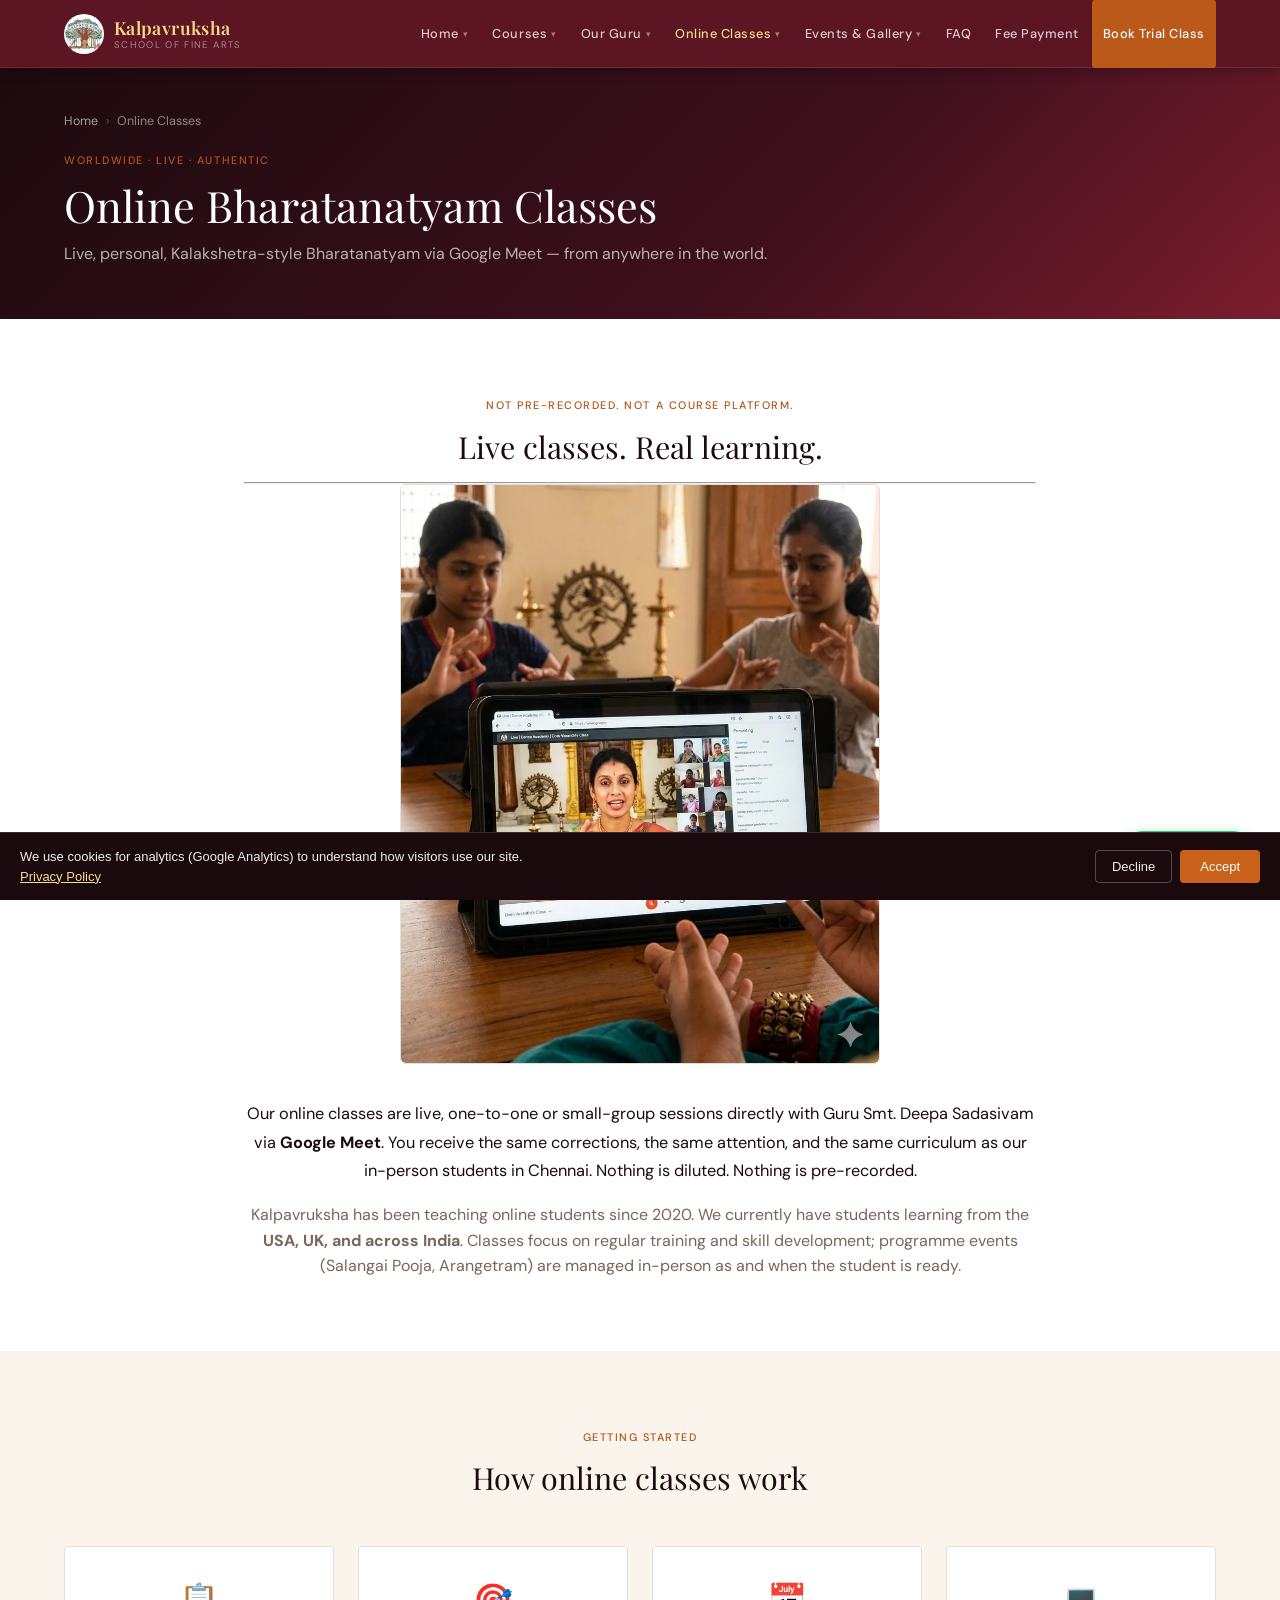
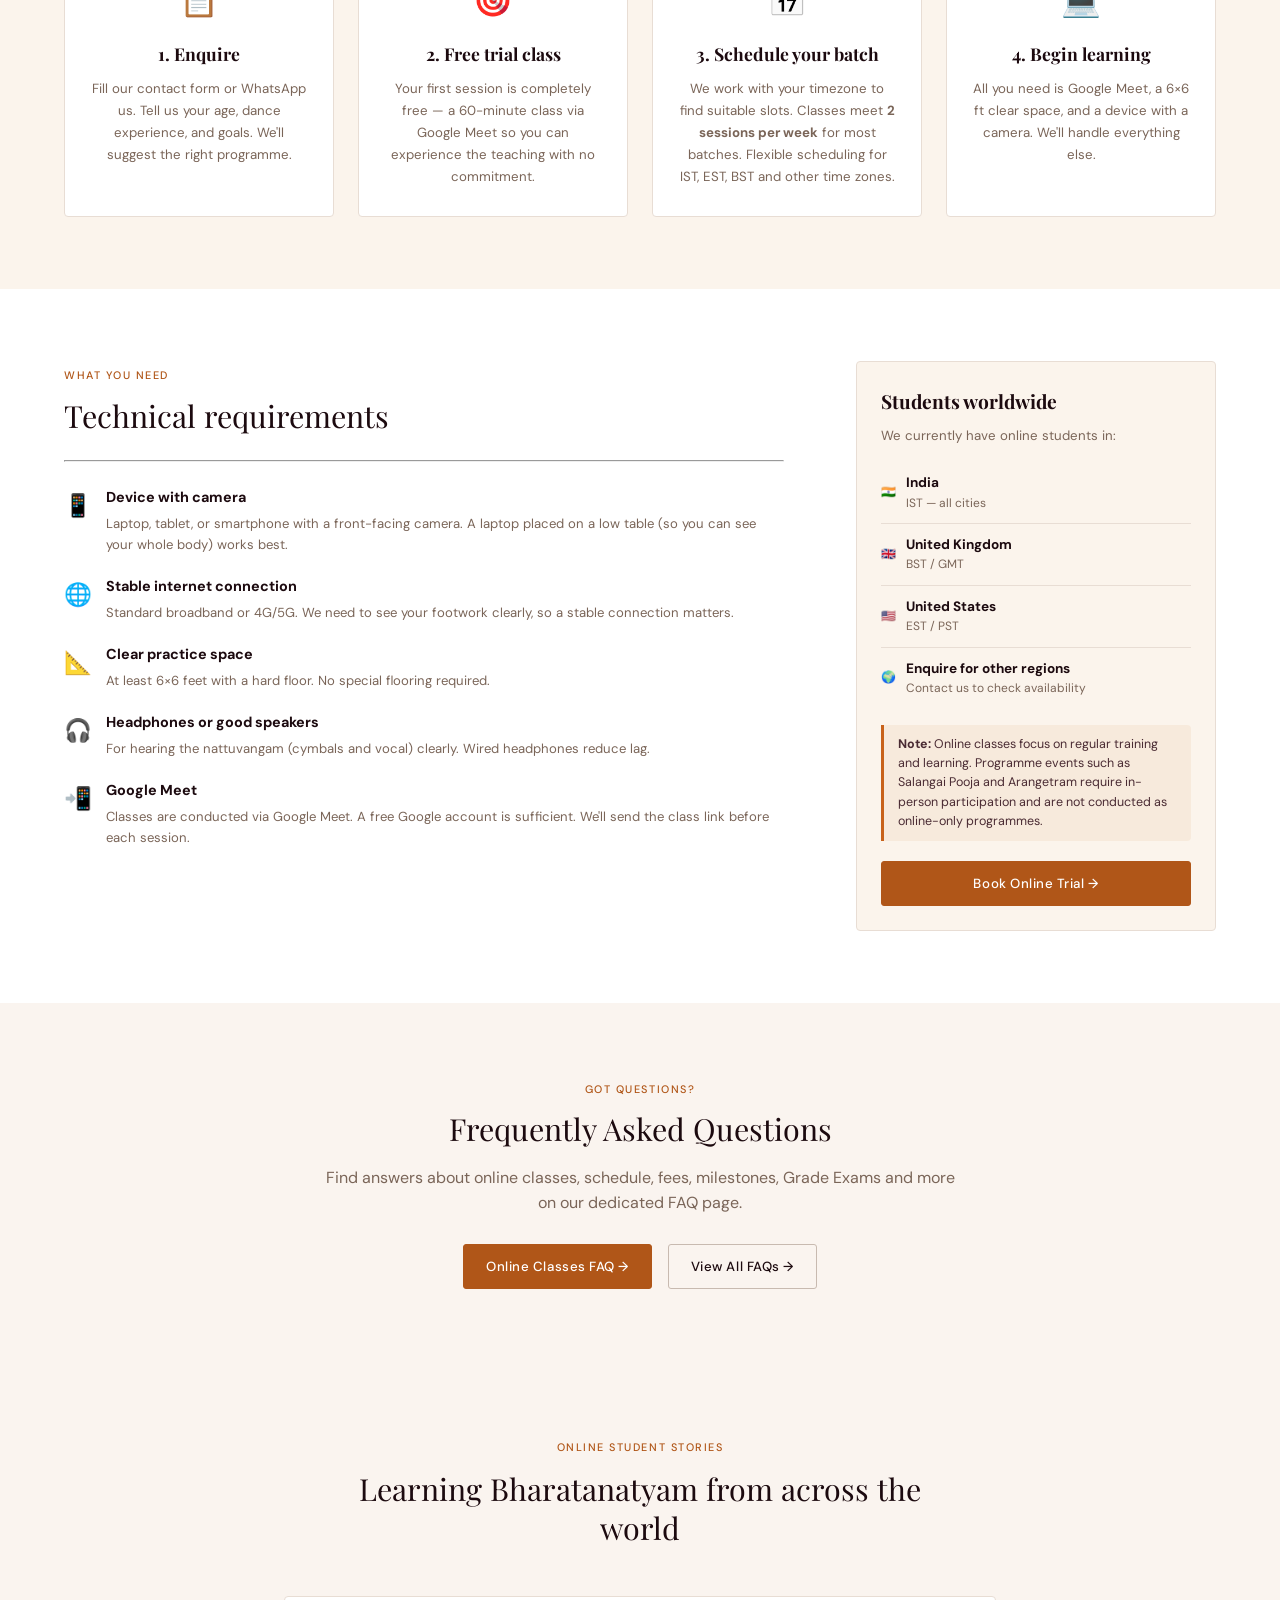
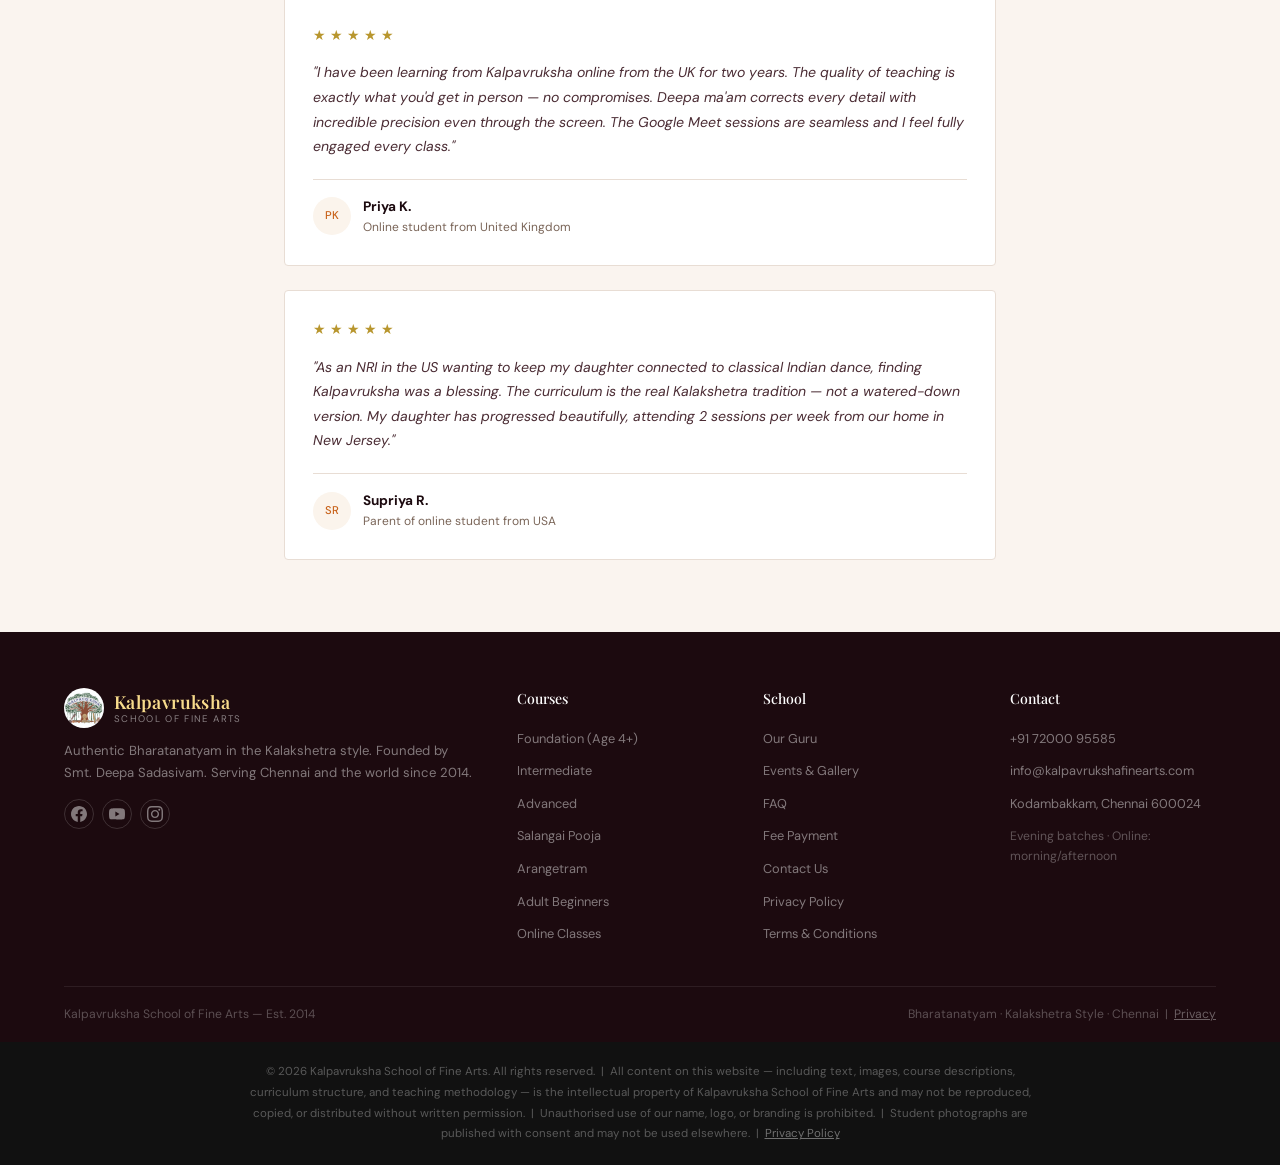
<file: online-classes.html>
<!DOCTYPE html>
<!-- v2026-05-10 08:48 -->
<html lang="en-IN">
<head>
  <meta charset="UTF-8">
  <meta name="google-site-verification" content="vN2-0iQwr74Br4yqT1xNynjvGHpnbKhBjR1G0NXU9Yg" />
  <meta name="viewport" content="width=device-width, initial-scale=1.0">
  <title>Online Bharatanatyam Classes | Kalakshetra Style | Kalpavruksha</title>
  <meta name="description" content="Live online Bharatanatyam classes with Guru Deepa Sadasivam via Google Meet. Kalakshetra style, all levels. Students from UK, USA, and India.">
  <link rel="canonical" href="https://kalpavrukshafinearts.com/online-classes.html">
  <!-- GA4 loads only after cookie consent — see consent script at end of body -->
  <script>window.dataLayer=window.dataLayer||[];function gtag(){dataLayer.push(arguments);}gtag('consent','default',{analytics_storage:'denied',ad_storage:'denied'});</script>
  <link rel="preconnect" href="https://fonts.googleapis.com">
  <link rel="preconnect" href="https://fonts.gstatic.com" crossorigin>
  <link href="https://fonts.googleapis.com/css2?family=Playfair+Display:ital,wght@0,400;0,500;0,600;0,700;1,400&family=DM+Sans:opsz,wght@9..40,300;9..40,400;9..40,500&display=swap" rel="stylesheet">
  <link rel="stylesheet" href="css/style.css">
  <style>.online-illus{border-radius:6px;overflow:hidden;border:1px solid var(--bdr);background:#f0f4ff;margin:0 auto 36px;max-width:480px}
.online-illus svg{display:block;width:100%;height:auto}
.online-steps{display:grid;grid-template-columns:repeat(4,1fr);gap:24px}
.online-step{background:#fff;border:1px solid var(--bdr);border-radius:4px;padding:28px 24px;text-align:center}
.os-icon{font-size:2rem;display:block;margin-bottom:14px}
.online-step h3{font-family:var(--fd);font-size:1.1rem;color:var(--ink);margin-bottom:10px}
.online-step p{font-size:0.83rem;color:var(--ink-soft);line-height:1.65}
.req-grid{display:grid;grid-template-columns:1fr 360px;gap:72px;align-items:start}
.req-list{list-style:none;display:flex;flex-direction:column;gap:20px}
.req-list li{display:flex;align-items:flex-start;gap:14px}
.req-icon{font-size:1.4rem;flex-shrink:0;margin-top:2px}
.req-list li strong{display:block;font-size:0.9rem;color:var(--ink);margin-bottom:4px}
.req-list li p{font-size:0.82rem;color:var(--ink-soft);line-height:1.6}
.timezones-card{background:var(--saffron-l);border:1px solid var(--bdr);border-radius:4px;padding:24px;position:sticky;top:calc(68px + 48px + 24px)}
.timezones-card h3{font-family:var(--fd);font-size:1.2rem;color:var(--ink);margin-bottom:8px}
.timezones-card>p{font-size:0.83rem;color:var(--ink-soft);margin-bottom:16px}
.tz-list{display:flex;flex-direction:column;gap:0}
.tz-item{display:flex;align-items:center;gap:10px;padding:10px 0;border-bottom:1px solid var(--bdr)}
.tz-item:last-child{border-bottom:none}
.tz-flag{font-size:1.2rem;flex-shrink:0}
.tz-item strong{display:block;font-size:0.85rem;color:var(--ink)}
.tz-item span{display:block;font-size:0.75rem;color:var(--ink-soft)}
.tz-note{background:rgba(200,98,26,0.07);border-left:3px solid var(--saffron);padding:10px 14px;border-radius:0 4px 4px 0;margin-top:16px;font-size:0.78rem;color:var(--ink-mid);line-height:1.55}
.testimonial{padding:28px}
.testimonial-stars{color:var(--gold);font-size:0.85rem;letter-spacing:4px;margin-bottom:14px}
.testimonial-text{font-size:0.88rem;color:var(--ink-mid);line-height:1.75;font-style:italic}
.testimonial-author{display:flex;align-items:center;gap:12px;margin-top:20px;border-top:1px solid var(--bdr);padding-top:16px}
.testimonial-avatar{width:38px;height:38px;border-radius:50%;background:var(--saffron-l);color:var(--saffron);display:flex;align-items:center;justify-content:center;font-size:0.7rem;font-weight:500;flex-shrink:0}
.testimonial-author strong{display:block;font-size:0.85rem;color:var(--ink)}
.testimonial-author span{display:block;font-size:0.75rem;color:var(--ink-soft)}
@media(max-width:900px){.online-steps{grid-template-columns:1fr 1fr}.req-grid{grid-template-columns:1fr}.timezones-card{position:static}}
@media(max-width:600px){.online-steps{grid-template-columns:1fr}}
</style>
  <script type="application/ld+json">
  {
    "@context": "https://schema.org",
    "@type": "BreadcrumbList",
    "itemListElement": [
      {"@type": "ListItem","position": 1,"name": "Home","item": "https://kalpavrukshafinearts.com/"},
      {"@type": "ListItem","position": 2,"name": "Online Classes","item": "https://kalpavrukshafinearts.com/online-classes.html"}
    ]
  }
  </script>
  <meta property="og:type" content="website">
  <meta property="og:title" content="Online Bharatanatyam Classes | Kalakshetra Style | Kalpavruksha">
  <meta property="og:description" content="Live online Bharatanatyam with Guru Smt. Deepa Sadasivam via Google Meet. Authentic Kalakshetra style for all levels. Students from UK, USA, India.">
  <meta property="og:url" content="https://kalpavrukshafinearts.com/online-classes.html">

  <meta property="og:image" content="https://kalpavrukshafinearts.com/images/arangetram.webp">
  <meta property="og:image:width" content="1400">
  <meta property="og:image:height" content="934">
  <meta property="og:image:alt" content="Bharatanatyam performance at Kalpavruksha School of Fine Arts">
</head>
<body>
<a href="#main" class="skip">Skip to main content</a>
<nav class="site-nav" id="site-nav" role="navigation" aria-label="Main navigation">
  <div class="ni">
    <div class="nl"><a href="index.html" class="logo" aria-label="Kalpavruksha home"><img loading="lazy" src="images/logo.webp" alt="Kalpavruksha School of Fine Arts logo" style="width:40px;height:40px;border-radius:50%;object-fit:cover;flex-shrink:0"><div class="logo-t"><span class="logo-n">Kalpavruksha</span><span class="logo-s">School of Fine Arts</span></div></a></div>
    <button class="ntog" aria-label="Toggle menu" aria-expanded="false"><span></span><span></span><span></span></button>
    <ul class="nm"><li><a href="index.html">Home <span class="narr">▾</span></a><div class="ndd"><a href="index.html#about">About Us</a><a href="index.html#courses">Course Overview</a><a href="index.html#how-to-join">How to Join</a></div></li><li><a href="courses.html">Courses <span class="narr">▾</span></a><div class="ndd"><a href="courses.html#dance-path">Dance Path</a><a href="courses.html#beginners">Foundation (Age 4+)</a><a href="courses.html#intermediate">Intermediate</a><a href="courses.html#Advanced">Advanced</a><a href="courses.html#salangai">Salangai Pooja</a><a href="courses.html#arangetram">Arangetram</a><a href="courses.html#adults">Adult Beginners</a><a href="courses.html#timings">Timings</a><a href="courses.html#bridge-exams">Grade Exams</a></div></li><li><a href="guru.html">Our Guru <span class="narr">▾</span></a><div class="ndd"><a href="guru.html#bio">Biography</a><a href="guru.html#philosophy">Philosophy</a><a href="guru.html#lineage">Lineage</a><a href="guru.html#performances">Performances</a></div></li><li><a href="online-classes.html" class="on" aria-current="page">Online Classes <span class="narr">▾</span></a><div class="ndd"><a href="online-classes.html#how-it-works">How It Works</a><a href="online-classes.html#requirements">Requirements</a><a href="online-classes.html#faq">FAQ</a><a href="online-classes.html#testimonials">Student Stories</a></div></li><li><a href="events.html">Events & Gallery <span class="narr">▾</span></a><div class="ndd"><a href="events.html#upcoming">Upcoming Events</a><a href="events.html#highlights">Highlights</a><a href="events.html#gallery">Gallery</a></div></li><li><a href="faq.html">FAQ</a></li><li><a href="fees.html">Fee Payment</a></li>
      <li><a href="contact.html" class="ncta">Book Trial Class</a></li></ul>
  </div>
</nav>
<main id="main">
<div class="page-hero">
  <div class="container page-hero-inner">
    <nav class="breadcrumb" aria-label="Breadcrumb"><a href="index.html">Home</a><span class="breadcrumb-sep" aria-hidden="true">›</span><span aria-current="page">Online Classes</span></nav>
    <span class="section-label">Worldwide · Live · Authentic</span>
    <h1 class="display-lg" style="margin-top:8px">Online Bharatanatyam Classes</h1>
    <p>Live, personal, Kalakshetra-style Bharatanatyam via Google Meet — from anywhere in the world.</p>
  </div>
</div>

<!-- INTRO -->
<section class="section section--white">
  <div class="container" style="max-width:840px;text-align:center">
    <span class="section-label">Not pre-recorded. Not a course platform.</span>
    <h2 class="display-md" style="margin-top:10px;margin-bottom:16px">Live classes. Real learning.</h2>
    <hr class="divider">
    <!-- Online class illustration -->
    <div class="online-illus"><img src="images/online-class.webp" alt="Live Bharatanatyam online class via Google Meet — students learning from home" loading="lazy" style="width:100%;height:auto;display:block;border-radius:4px"></div>
    <p class="body-lg">Our online classes are live, one-to-one or small-group sessions directly with Guru Smt. Deepa Sadasivam via <strong>Google Meet</strong>. You receive the same corrections, the same attention, and the same curriculum as our in-person students in Chennai. Nothing is diluted. Nothing is pre-recorded.</p>
    <p style="margin-top:16px;color:var(--ink-soft)">Kalpavruksha has been teaching online students since 2020. We currently have students learning from the <strong>USA, UK, and across India</strong>. Classes focus on regular training and skill development; programme events (Salangai Pooja, Arangetram) are managed in-person as and when the student is ready.</p>
  </div>
</section>

<!-- HOW IT WORKS ONLINE -->
<section class="section section--saffron-pale" id="how-it-works">
  <div class="container">
    <div class="section-head">
      <span class="section-label">Getting started</span>
      <h2 class="display-md" style="margin-top:10px">How online classes work</h2>
    </div>
    <div class="online-steps">
      <div class="online-step">
        <div class="os-icon" aria-hidden="true">📋</div>
        <h3>1. Enquire</h3>
        <p>Fill our contact form or WhatsApp us. Tell us your age, dance experience, and goals. We'll suggest the right programme.</p>
      </div>
      <div class="online-step">
        <div class="os-icon" aria-hidden="true">🎯</div>
        <h3>2. Free trial class</h3>
        <p>Your first session is completely free — a 60-minute class via Google Meet so you can experience the teaching with no commitment.</p>
      </div>
      <div class="online-step">
        <div class="os-icon" aria-hidden="true">📅</div>
        <h3>3. Schedule your batch</h3>
        <p>We work with your timezone to find suitable slots. Classes meet <strong>2 sessions per week</strong> for most batches. Flexible scheduling for IST, EST, BST and other time zones.</p>
      </div>
      <div class="online-step">
        <div class="os-icon" aria-hidden="true">💻</div>
        <h3>4. Begin learning</h3>
        <p>All you need is Google Meet, a 6×6 ft clear space, and a device with a camera. We'll handle everything else.</p>
      </div>
    </div>
  </div>
</section>

<!-- REQUIREMENTS -->
<section class="section section--white" id="requirements">
  <div class="container">
    <div class="req-grid">
      <div>
        <span class="section-label">What you need</span>
        <h2 class="display-md" style="margin-top:10px;margin-bottom:24px">Technical requirements</h2>
        <hr class="divider divider-left">
        <ul class="req-list" style="margin-top:24px">
          <li><span class="req-icon" aria-hidden="true">📱</span><div><strong>Device with camera</strong><p>Laptop, tablet, or smartphone with a front-facing camera. A laptop placed on a low table (so you can see your whole body) works best.</p></div></li>
          <li><span class="req-icon" aria-hidden="true">🌐</span><div><strong>Stable internet connection</strong><p>Standard broadband or 4G/5G. We need to see your footwork clearly, so a stable connection matters.</p></div></li>
          <li><span class="req-icon" aria-hidden="true">📐</span><div><strong>Clear practice space</strong><p>At least 6×6 feet with a hard floor. No special flooring required.</p></div></li>
          <li><span class="req-icon" aria-hidden="true">🎧</span><div><strong>Headphones or good speakers</strong><p>For hearing the nattuvangam (cymbals and vocal) clearly. Wired headphones reduce lag.</p></div></li>
          <li><span class="req-icon" aria-hidden="true">📲</span><div><strong>Google Meet</strong><p>Classes are conducted via Google Meet. A free Google account is sufficient. We'll send the class link before each session.</p></div></li>
        </ul>
      </div>
      <div class="timezones-card">
        <h3>Students worldwide</h3>
        <p>We currently have online students in:</p>
        <div class="tz-list">
          <div class="tz-item"><span class="tz-flag" aria-hidden="true">🇮🇳</span><div><strong>India</strong><span>IST — all cities</span></div></div>
          <div class="tz-item"><span class="tz-flag" aria-hidden="true">🇬🇧</span><div><strong>United Kingdom</strong><span>BST / GMT</span></div></div>
          <div class="tz-item"><span class="tz-flag" aria-hidden="true">🇺🇸</span><div><strong>United States</strong><span>EST / PST</span></div></div>
          <div class="tz-item"><span class="tz-flag" aria-hidden="true">🌍</span><div><strong>Enquire for other regions</strong><span>Contact us to check availability</span></div></div>
        </div>
        <div class="tz-note">
          <strong>Note:</strong> Online classes focus on regular training and learning. Programme events such as Salangai Pooja and Arangetram require in-person participation and are not conducted as online-only programmes.
        </div>
        <a href="contact.html" class="btn bp" style="width:100%;justify-content:center;margin-top:20px">Book Online Trial →</a>
      </div>
    </div>
  </div>
</section>

<!-- ONLINE TESTIMONIAL -->
<section class="section section--cream" id="faq">
  <div class="container" style="max-width:680px;text-align:center">
    <span class="section-label">Got questions?</span>
    <h2 class="display-md" style="margin-top:8px;margin-bottom:16px">Frequently Asked Questions</h2>
    <p style="color:#7A6558;margin-bottom:28px">Find answers about online classes, schedule, fees, milestones, Grade Exams and more on our dedicated FAQ page.</p>
    <a href="faq.html#online" class="btn bp" style="margin-right:12px">Online Classes FAQ →</a>
    <a href="faq.html" class="btn bo">View All FAQs →</a>
  </div>
</section>

<section class="section section--cream" id="testimonials">
  <div class="container" style="max-width:760px">
    <div class="section-head">
      <span class="section-label">Online student stories</span>
      <h2 class="display-md" style="margin-top:10px">Learning Bharatanatyam from across the world</h2>
    </div>
    <div style="display:flex;flex-direction:column;gap:24px">
      <blockquote class="testimonial card">
        <div class="testimonial-stars" aria-label="Five stars">★★★★★</div>
        <p class="testimonial-text">"I have been learning from Kalpavruksha online from the UK for two years. The quality of teaching is exactly what you'd get in person — no compromises. Deepa ma'am corrects every detail with incredible precision even through the screen. The Google Meet sessions are seamless and I feel fully engaged every class."</p>
        <div class="testimonial-author">
          <div class="testimonial-avatar" aria-hidden="true">PK</div>
          <div><strong>Priya K.</strong><span>Online student from United Kingdom</span></div>
        </div>
      </blockquote>
      <blockquote class="testimonial card">
        <div class="testimonial-stars" aria-label="Five stars">★★★★★</div>
        <p class="testimonial-text">"As an NRI in the US wanting to keep my daughter connected to classical Indian dance, finding Kalpavruksha was a blessing. The curriculum is the real Kalakshetra tradition — not a watered-down version. My daughter has progressed beautifully, attending 2 sessions per week from our home in New Jersey."</p>
        <div class="testimonial-author">
          <div class="testimonial-avatar" aria-hidden="true">SR</div>
          <div><strong>Supriya R.</strong><span>Parent of online student from USA</span></div>
        </div>
      </blockquote>
    </div>
  </div>
</section>

<!-- FAQ ONLINE -->

</main>
<footer class="ft"><div class="c"><div class="fg">
  <div class="fb-brand">
    <a href="index.html" style="text-decoration:none;display:flex;align-items:center;gap:10px;margin-bottom:12px">
      <img loading="lazy" src="images/logo.webp" alt="Kalpavruksha logo" style="width:40px;height:40px;border-radius:50%;object-fit:cover">
      <div class="logo-t"><span class="logo-n">Kalpavruksha</span><span class="logo-s">School of Fine Arts</span></div>
    </a>
    <p>Authentic Bharatanatyam in the Kalakshetra style. Founded by Smt. Deepa Sadasivam. Serving Chennai and the world since 2014.</p>
    <div style="display:flex;gap:8px;margin-top:14px">
      <a href="https://www.facebook.com/kalpavrukshaschooloffinearts/" target="_blank" rel="noopener" class="fsoc" aria-label="Kalpavruksha on Facebook (opens in new tab)"><svg viewBox="0 0 24 24" fill="currentColor" width="16" height="16"><path d="M24 12.073c0-6.627-5.373-12-12-12s-12 5.373-12 12c0 5.99 4.388 10.954 10.125 11.854v-8.385H7.078v-3.47h3.047V9.43c0-3.007 1.792-4.669 4.533-4.669 1.312 0 2.686.235 2.686.235v2.953H15.83c-1.491 0-1.956.925-1.956 1.874v2.25h3.328l-.532 3.47h-2.796v8.385C19.612 23.027 24 18.062 24 12.073z"/></svg></a>
      <a href="https://www.youtube.com/channel/UCljUDGBZsBAb4ENWV3Zk0Pw" target="_blank" rel="noopener" class="fsoc" aria-label="Kalpavruksha on YouTube (opens in new tab)"><svg viewBox="0 0 24 24" fill="currentColor" width="16" height="16"><path d="M23.498 6.186a3.016 3.016 0 0 0-2.122-2.136C19.505 3.545 12 3.545 12 3.545s-7.505 0-9.377.505A3.017 3.017 0 0 0 .502 6.186C0 8.07 0 12 0 12s0 3.93.502 5.814a3.016 3.016 0 0 0 2.122 2.136c1.871.505 9.376.505 9.376.505s7.505 0 9.377-.505a3.015 3.015 0 0 0 2.122-2.136C24 15.93 24 12 24 12s0-3.93-.502-5.814zM9.545 15.568V8.432L15.818 12l-6.273 3.568z"/></svg></a>
      <a href="https://www.instagram.com/kalpavruksha_schooloffinearts?utm_source=ig_web_button_share_sheet&igsh=ZDNlZDc0MzIxNw==" target="_blank" rel="noopener" class="fsoc" aria-label="Kalpavruksha on Instagram (opens in new tab)"><svg viewBox="0 0 24 24" fill="currentColor" width="16" height="16"><path d="M12 2.163c3.204 0 3.584.012 4.85.07 3.252.148 4.771 1.691 4.919 4.919.058 1.265.069 1.645.069 4.849 0 3.205-.012 3.584-.069 4.849-.149 3.225-1.664 4.771-4.919 4.919-1.266.058-1.644.07-4.85.07-3.204 0-3.584-.012-4.849-.07-3.26-.149-4.771-1.699-4.919-4.92-.058-1.265-.07-1.644-.07-4.849 0-3.204.013-3.583.07-4.849.149-3.227 1.664-4.771 4.919-4.919 1.266-.057 1.645-.069 4.849-.069zm0-2.163c-3.259 0-3.667.014-4.947.072-4.358.2-6.78 2.618-6.98 6.98-.059 1.281-.073 1.689-.073 4.948 0 3.259.014 3.668.072 4.948.2 4.358 2.618 6.78 6.98 6.98 1.281.058 1.689.072 4.948.072 3.259 0 3.668-.014 4.948-.072 4.354-.2 6.782-2.618 6.979-6.98.059-1.28.073-1.689.073-4.948 0-3.259-.014-3.667-.072-4.947-.196-4.354-2.617-6.78-6.979-6.98-1.281-.059-1.69-.073-4.949-.073zm0 5.838c-3.403 0-6.162 2.759-6.162 6.162s2.759 6.163 6.162 6.163 6.162-2.759 6.162-6.163c0-3.403-2.759-6.162-6.162-6.162zm0 10.162c-2.209 0-4-1.79-4-4 0-2.209 1.791-4 4-4s4 1.791 4 4c0 2.21-1.791 4-4 4zm6.406-11.845c-.796 0-1.441.645-1.441 1.44s.645 1.44 1.441 1.44c.795 0 1.439-.645 1.439-1.44s-.644-1.44-1.439-1.44z"/></svg></a>
    </div>
  </div>
  <div class="fcol"><h4>Courses</h4><ul>
    <li><a href="courses.html#beginners">Foundation (Age 4+)</a></li>
    <li><a href="courses.html#intermediate">Intermediate</a></li>
    <li><a href="courses.html#Advanced">Advanced</a></li>
    <li><a href="courses.html#salangai">Salangai Pooja</a></li>
    <li><a href="courses.html#arangetram">Arangetram</a></li>
    <li><a href="courses.html#adults">Adult Beginners</a></li>
    <li><a href="online-classes.html">Online Classes</a></li>
  </ul></div>
  <div class="fcol"><h4>School</h4><ul>
    <li><a href="guru.html">Our Guru</a></li>
    <li><a href="events.html">Events &amp; Gallery</a></li>
    <li><a href="faq.html">FAQ</a></li>
    <li><a href="fees.html">Fee Payment</a></li>
    <li><a href="contact.html">Contact Us</a></li>
    <li><a href="privacy.html">Privacy Policy</a></li>
    <li><a href="terms.html">Terms &amp; Conditions</a></li>
  </ul></div>
  <div class="fcol"><h4>Contact</h4><ul>
    <li><a href="tel:+917200095585" onclick="if(window.gtag){gtag('event','enquiry_initiated',{method:'phone_call',page_title:document.title})}">+91 72000 95585</a></li>
    <li><a href="mailto:info@kalpavrukshafinearts.com">info@kalpavrukshafinearts.com</a></li>
    <li><a href="https://maps.google.com/?q=Kodambakkam+Chennai" target="_blank" rel="noopener">Kodambakkam, Chennai 600024</a></li>
  </ul>
  <p style="margin-top:12px;font-size:0.76rem;color:rgba(255,255,255,0.30)">Evening batches · Online: morning/afternoon</p></div>
</div>
<div class="fb-bot">
  <p>Kalpavruksha School of Fine Arts &mdash; Est. 2014</p>
  <p>Bharatanatyam &middot; Kalakshetra Style &middot; Chennai &nbsp;|&nbsp; <a href="privacy.html" style="color:rgba(255,255,255,0.35)">Privacy</a></p>
</div></div></footer>
<div style="background:#111;padding:20px 0;margin-top:0">
  <div class="c">
    <p style="font-size:0.72rem;color:rgba(255,255,255,0.30);text-align:center;line-height:1.8;max-width:800px;margin:0 auto">
      &copy; 2026 Kalpavruksha School of Fine Arts. All rights reserved. &nbsp;|&nbsp;
      All content on this website — including text, images, course descriptions, curriculum structure, and teaching methodology — is the intellectual property of Kalpavruksha School of Fine Arts and may not be reproduced, copied, or distributed without written permission.
      &nbsp;|&nbsp; Unauthorised use of our name, logo, or branding is prohibited.
      &nbsp;|&nbsp; Student photographs are published with consent and may not be used elsewhere.
      &nbsp;|&nbsp; <a href="privacy.html" style="color:rgba(255,255,255,0.40)">Privacy Policy</a>
    </p>
  </div>
</div>
<a class="wa" href="https://wa.me/917200095585?text=Hello%2C+I+am+interested+in+Bharatanatyam+classes." target="_blank" rel="noopener" aria-label="Chat on WhatsApp" onclick="if(window.gtag){gtag('event','enquiry_initiated',{method:'whatsapp',page_title:document.title})}"><svg viewBox="0 0 24 24" fill="currentColor" style="width:20px;height:20px;flex-shrink:0"><path d="M17.472 14.382c-.297-.149-1.758-.867-2.03-.967-.273-.099-.471-.148-.67.15-.197.297-.767.966-.94 1.164-.173.199-.347.223-.644.075-.297-.15-1.255-.463-2.39-1.475-.883-.788-1.48-1.761-1.653-2.059-.173-.297-.018-.458.13-.606.134-.133.298-.347.446-.52.149-.174.198-.298.298-.497.099-.198.05-.371-.025-.52-.075-.149-.669-1.612-.916-2.207-.242-.579-.487-.5-.669-.51-.173-.008-.371-.01-.57-.01-.198 0-.52.074-.792.372-.272.297-1.04 1.016-1.04 2.479 0 1.462 1.065 2.875 1.213 3.074.149.198 2.096 3.2 5.077 4.487.709.306 1.262.489 1.694.625.712.227 1.36.195 1.871.118.571-.085 1.758-.719 2.006-1.413.248-.694.248-1.289.173-1.413-.074-.124-.272-.198-.57-.347m-5.421 7.403h-.004a9.87 9.87 0 01-5.031-1.378l-.361-.214-3.741.982.998-3.648-.235-.374a9.86 9.86 0 01-1.51-5.26c.001-5.45 4.436-9.884 9.888-9.884 2.64 0 5.122 1.03 6.988 2.898a9.825 9.825 0 012.893 6.994c-.003 5.45-4.437 9.884-9.885 9.884m8.413-18.297A11.815 11.815 0 0012.05 0C5.495 0 .16 5.335.157 11.892c0 2.096.547 4.142 1.588 5.945L.057 24l6.305-1.654a11.882 11.882 0 005.683 1.448h.005c6.554 0 11.89-5.335 11.893-11.893a11.821 11.821 0 00-3.48-8.413z"/></svg><span>Chat with us</span></a>
<script>
(function(){
  var t=document.querySelector('.ntog'),m=document.querySelector('.nm');
  if(t&&m){
    t.addEventListener('click',function(){var o=m.classList.toggle('open');t.setAttribute('aria-expanded',o);});
    m.querySelectorAll('a').forEach(function(a){a.addEventListener('click',function(){m.classList.remove('open');t.setAttribute('aria-expanded','false');});});
  }
  // Keyboard-accessible dropdowns
  document.querySelectorAll('.nm>li').forEach(function(li){
    li.addEventListener('focusin',function(){var d=li.querySelector('.ndd');if(d)d.style.display='block';});
    li.addEventListener('focusout',function(e){if(!li.contains(e.relatedTarget)){var d=li.querySelector('.ndd');if(d)d.style.display='';}});
    li.addEventListener('keydown',function(e){if(e.key==='Escape'){var d=li.querySelector('.ndd');if(d)d.style.display='';var a=li.querySelector('a');if(a)a.focus();}});
  });
  document.querySelectorAll('.faq-q').forEach(function(b){
    b.addEventListener('click',function(){
      var it=b.closest('.faq-item'),op=it.classList.contains('open');
      document.querySelectorAll('.faq-item.open').forEach(function(i){i.classList.remove('open');var a=i.querySelector('.faq-a');if(a)a.style.maxHeight=null;});
      if(!op){it.classList.add('open');var a=it.querySelector('.faq-a');if(a)a.style.maxHeight=a.scrollHeight+'px';}
    });
  });
  var sl=document.querySelectorAll('.psn a[href^="#"]');
  if(sl.length){
    var ob=new IntersectionObserver(function(en){en.forEach(function(e){if(e.isIntersecting){sl.forEach(function(a){a.classList.remove('on');});var l=document.querySelector('.psn a[href="#'+e.target.id+'"]');if(l)l.classList.add('on');}});},{rootMargin:'-68px 0px -50% 0px',threshold:0});
    document.querySelectorAll('[id]').forEach(function(el){ob.observe(el);});
  }
})();
</script>

<!-- Cookie Consent + GA4 conditional loader -->
<script>
(function(){
  var KEY='kfa_consent';
  var consent=localStorage.getItem(KEY);

  function loadGA4(){
    if(window._ga4Loaded)return;
    window._ga4Loaded=true;
    var s=document.createElement('script');
    s.async=true;
    s.src='https://www.googletagmanager.com/gtag/js?id=G-Z66NRXP98K';
    document.head.appendChild(s);
    s.onload=function(){
      gtag('consent','update',{analytics_storage:'granted',ad_storage:'denied'});
      gtag('config','G-Z66NRXP98K',{send_page_view:true});
    };
  }

  function showBanner(){
    var b=document.createElement('div');
    b.id='kfa-cookie-banner';
    b.setAttribute('role','region');
    b.setAttribute('aria-label','Cookie consent');
    b.style.cssText='position:fixed;bottom:0;left:0;right:0;z-index:99999;background:#1a0a0e;color:#f0ede8;padding:14px 20px;display:flex;align-items:center;justify-content:space-between;flex-wrap:wrap;gap:12px;font-family:sans-serif;font-size:13px;border-top:1px solid rgba(255,255,255,0.12);line-height:1.5';
    b.innerHTML='<span style="max-width:520px">We use cookies for analytics (Google Analytics) to understand how visitors use our site. <a href="/privacy.html" style="color:#F8DC8C;text-decoration:underline">Privacy Policy</a></span>'
      +'<div style="display:flex;gap:8px;flex-shrink:0">'
      +'<button id="kfa-decline" style="padding:8px 16px;border:1px solid rgba(255,255,255,0.25);background:transparent;color:#f0ede8;border-radius:4px;cursor:pointer;font-size:13px;font-family:sans-serif">Decline</button>'
      +'<button id="kfa-accept" style="padding:8px 20px;border:none;background:#C8621A;color:#fff;border-radius:4px;cursor:pointer;font-size:13px;font-family:sans-serif;font-weight:500">Accept</button>'
      +'</div>';
    document.body.appendChild(b);
    document.getElementById('kfa-accept').onclick=function(){
      localStorage.setItem(KEY,'accepted');
      loadGA4();
      b.remove();
    };
    document.getElementById('kfa-decline').onclick=function(){
      localStorage.setItem(KEY,'declined');
      b.remove();
    };
  }

  if(consent==='accepted'){
    loadGA4();
  } else if(!consent){
    if(document.readyState==='loading'){
      document.addEventListener('DOMContentLoaded',showBanner);
    } else { showBanner(); }
  }
})();
</script>
</body>
</html>
</file>
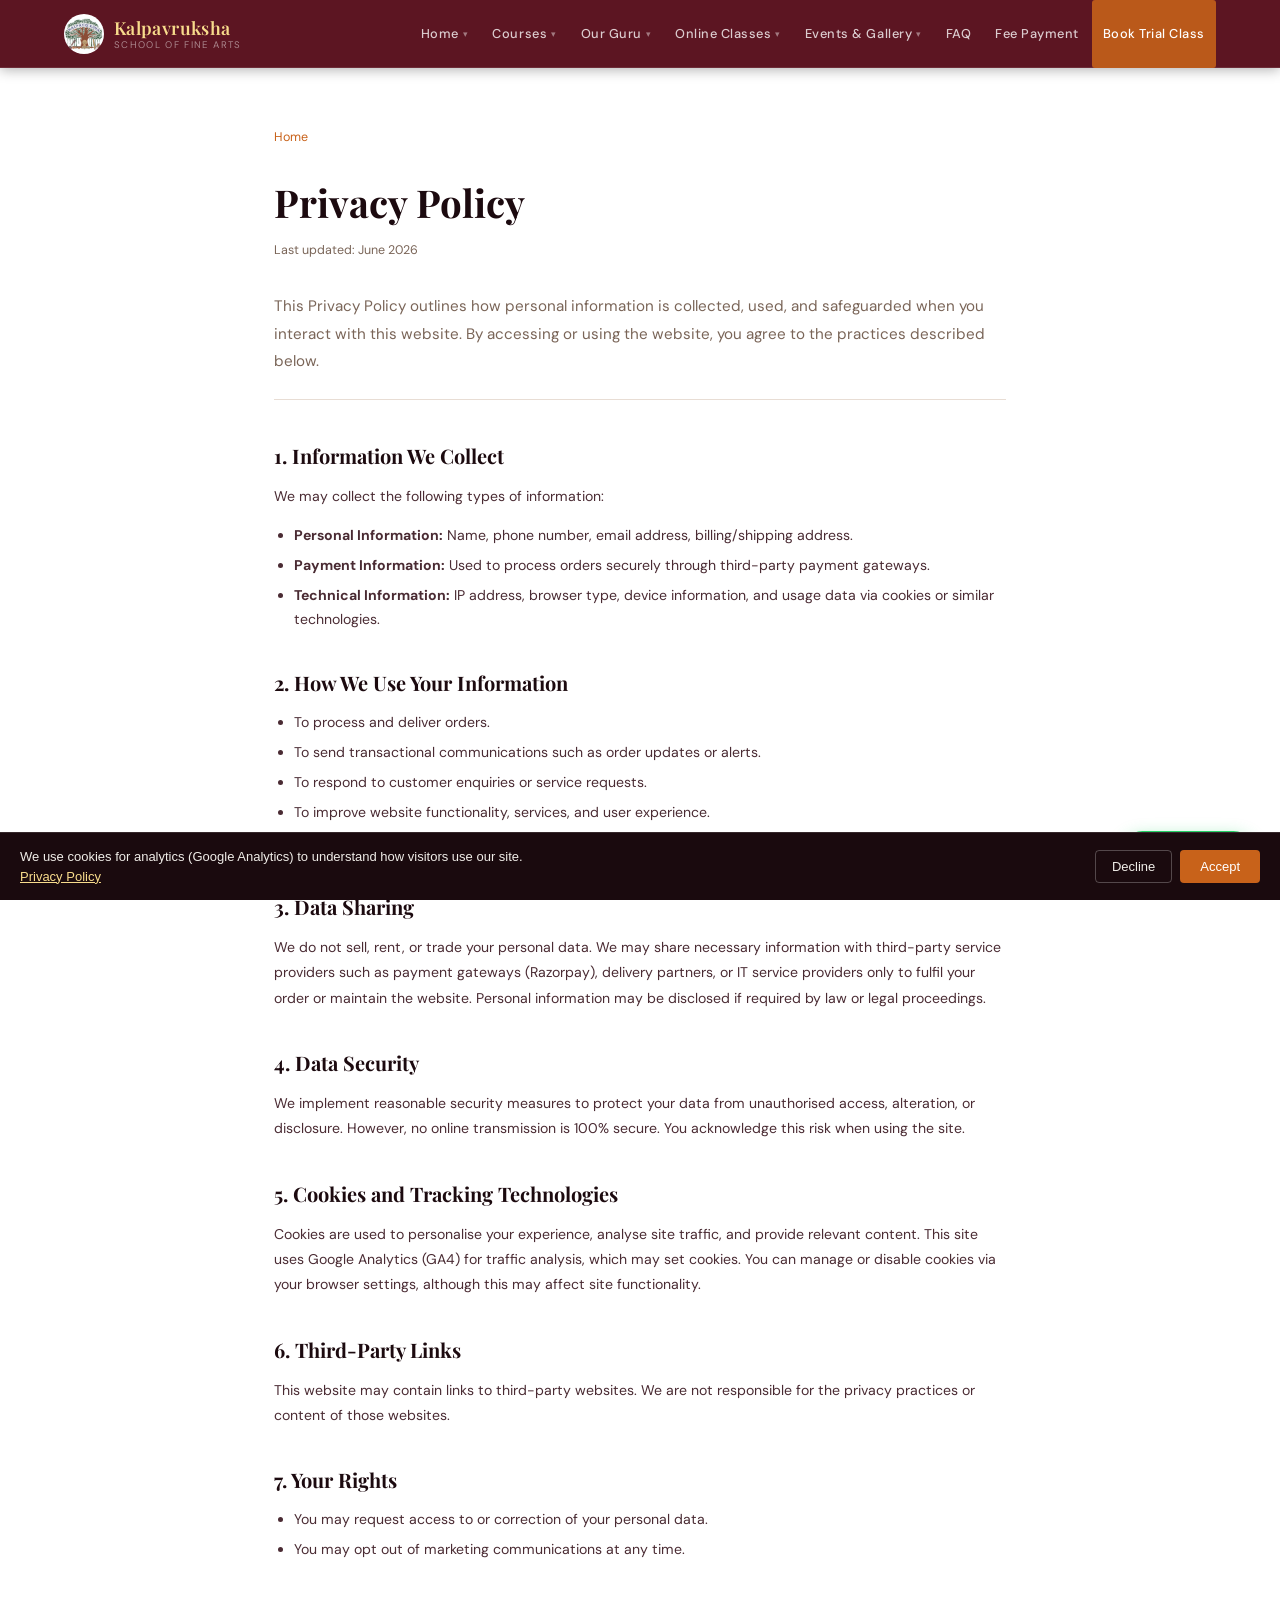
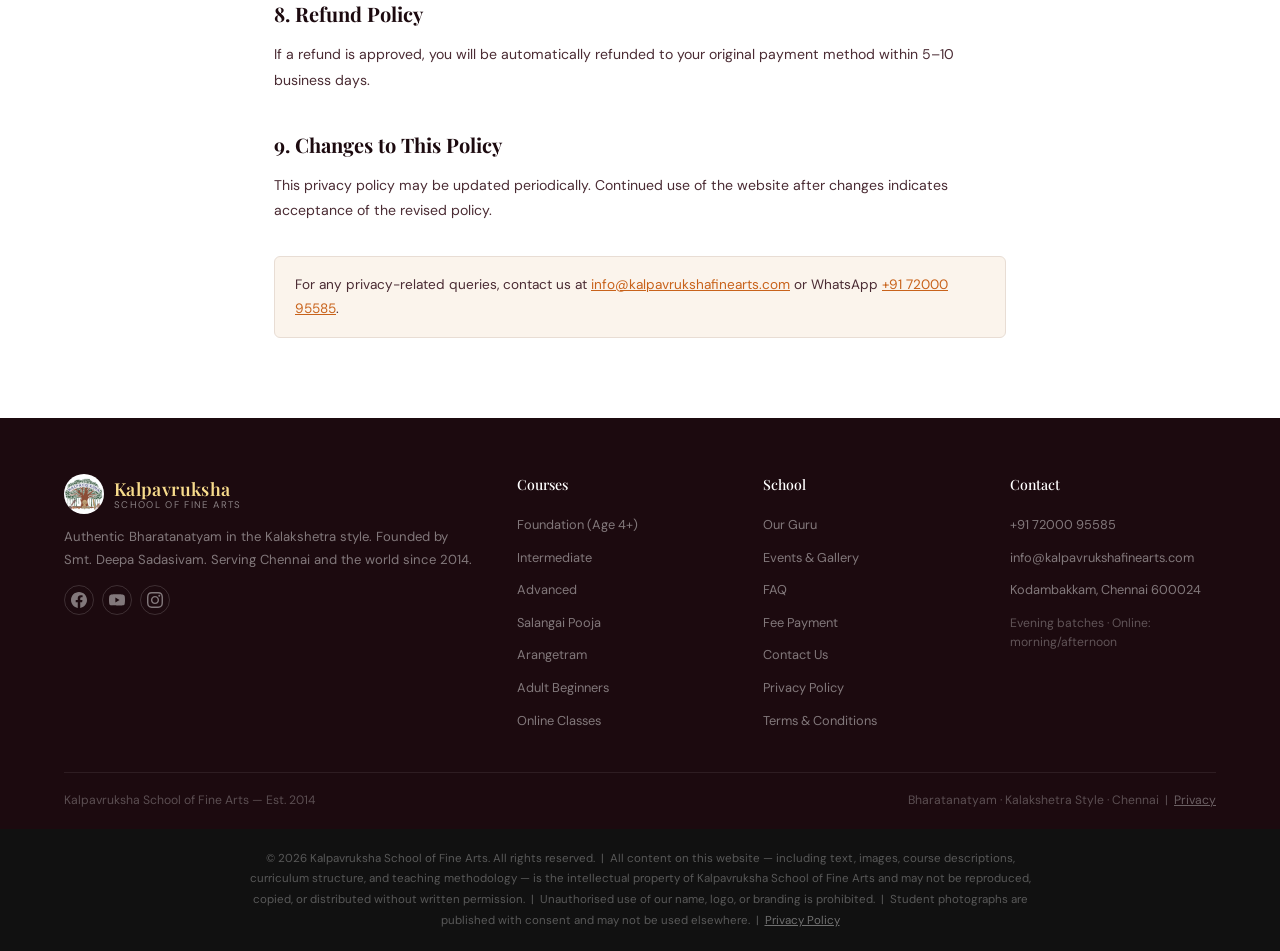
<file: privacy.html>
<!DOCTYPE html>
<!-- v2026-05-10 08:48 -->
<html lang="en-IN">
<head>
  <meta charset="UTF-8">
  <meta name="google-site-verification" content="vN2-0iQwr74Br4yqT1xNynjvGHpnbKhBjR1G0NXU9Yg" />
  <meta name="viewport" content="width=device-width, initial-scale=1.0">
  <title>Privacy Policy | Kalpavruksha School of Fine Arts</title>
  <meta name="description" content="Privacy policy for Kalpavruksha School of Fine Arts, Chennai — how we collect, use, and protect your personal information. DPDP and GDPR compliant.">
  <link rel="canonical" href="https://kalpavrukshafinearts.com/privacy.html">
  <!-- GA4 loads only after cookie consent — see consent script at end of body -->
  <script>window.dataLayer=window.dataLayer||[];function gtag(){dataLayer.push(arguments);}gtag('consent','default',{analytics_storage:'denied',ad_storage:'denied'});</script>
  <link rel="preconnect" href="https://fonts.googleapis.com">
  <link rel="preconnect" href="https://fonts.gstatic.com" crossorigin>
  <link href="https://fonts.googleapis.com/css2?family=Playfair+Display:ital,wght@0,400;0,500;0,600;0,700;1,400&family=DM+Sans:opsz,wght@9..40,300;9..40,400;9..40,500&display=swap" rel="stylesheet">
  <link rel="stylesheet" href="css/style.css">
  <style>.privacy-content { max-width: 780px; margin: 0 auto; padding: 60px 24px 80px; }
    .privacy-content h1 { font-family: var(--fd); font-size: clamp(1.8rem,4vw,2.4rem); color: var(--ink); margin-bottom: 8px; }
    .privacy-content .lead { font-size: 0.95rem; color: var(--ink-soft); margin-bottom: 40px; padding-bottom: 24px; border-bottom: 1px solid var(--bdr); }
    .privacy-content h2 { font-family: var(--fd); font-size: 1.25rem; color: var(--ink); margin: 36px 0 12px; }
    .privacy-content h3 { font-family: var(--fd); font-size: 1rem; color: var(--ink); margin: 24px 0 8px; }
    .privacy-content p { font-size: 0.88rem; color: var(--ink-mid); line-height: 1.8; margin-bottom: 14px; }
    .privacy-content ul { list-style: disc; padding-left: 20px; margin-bottom: 14px; }
    .privacy-content li { font-size: 0.88rem; color: var(--ink-mid); line-height: 1.7; margin-bottom: 6px; }
    .privacy-content a { color: var(--saffron); }
    .privacy-date { font-size: 0.78rem; color: var(--ink-soft); margin-bottom: 32px; display: block; }
</style>
  <script type="application/ld+json">
  {
    "@context": "https://schema.org",
    "@type": "BreadcrumbList",
    "itemListElement": [
      {"@type": "ListItem","position": 1,"name": "Home","item": "https://kalpavrukshafinearts.com/"},
      {"@type": "ListItem","position": 2,"name": "Privacy Policy","item": "https://kalpavrukshafinearts.com/privacy.html"}
    ]
  }
  </script>
  <meta property="og:type" content="website">
  <meta property="og:title" content="Privacy Policy | Kalpavruksha School of Fine Arts">
  <meta property="og:description" content="Privacy policy for Kalpavruksha School of Fine Arts — how we collect, use and protect your personal information.">
  <meta property="og:url" content="https://kalpavrukshafinearts.com/privacy.html">

  <meta property="og:image" content="https://kalpavrukshafinearts.com/images/arangetram.webp">
  <meta property="og:image:width" content="1400">
  <meta property="og:image:height" content="934">
  <meta property="og:image:alt" content="Bharatanatyam performance at Kalpavruksha School of Fine Arts">
</head>
<body>
<a href="#main" class="skip">Skip to main content</a>
<nav class="site-nav" id="site-nav" role="navigation" aria-label="Main navigation">
  <div class="ni">
    <div class="nl"><a href="index.html" class="logo" aria-label="Kalpavruksha home"><img loading="eager" src="images/logo.webp" alt="Kalpavruksha School of Fine Arts logo" style="width:40px;height:40px;border-radius:50%;object-fit:cover;flex-shrink:0"><div class="logo-t"><span class="logo-n">Kalpavruksha</span><span class="logo-s">School of Fine Arts</span></div></a></div>
    <button class="ntog" aria-label="Toggle menu" aria-expanded="false"><span></span><span></span><span></span></button>
    <ul class="nm"><li><a href="index.html">Home <span class="narr">▾</span></a><div class="ndd"><a href="index.html#about">About Us</a><a href="index.html#courses">Course Overview</a><a href="index.html#how-to-join">How to Join</a></div></li><li><a href="courses.html">Courses <span class="narr">▾</span></a><div class="ndd"><a href="courses.html#dance-path">Dance Path</a><a href="courses.html#beginners">Foundation (Age 4+)</a><a href="courses.html#intermediate">Intermediate</a><a href="courses.html#Advanced">Advanced</a><a href="courses.html#salangai">Salangai Pooja</a><a href="courses.html#arangetram">Arangetram</a><a href="courses.html#adults">Adult Beginners</a><a href="courses.html#timings">Timings</a><a href="courses.html#bridge-exams">Grade Exams</a></div></li><li><a href="guru.html">Our Guru <span class="narr">▾</span></a><div class="ndd"><a href="guru.html#bio">Biography</a><a href="guru.html#philosophy">Philosophy</a><a href="guru.html#lineage">Lineage</a><a href="guru.html#performances">Performances</a></div></li><li><a href="online-classes.html">Online Classes <span class="narr">▾</span></a><div class="ndd"><a href="online-classes.html#how-it-works">How It Works</a><a href="online-classes.html#requirements">Requirements</a><a href="online-classes.html#faq">FAQ</a><a href="online-classes.html#testimonials">Student Stories</a></div></li><li><a href="events.html">Events & Gallery <span class="narr">▾</span></a><div class="ndd"><a href="events.html#upcoming">Upcoming Events</a><a href="events.html#highlights">Highlights</a><a href="events.html#gallery">Gallery</a></div></li><li><a href="faq.html">FAQ</a></li><li><a href="fees.html">Fee Payment</a></li>
      <li><a href="contact.html" class="ncta">Book Trial Class</a></li></ul>
  </div>
</nav>
<main id="main">
<div class="privacy-content">
  <nav class="breadcrumb" aria-label="Breadcrumb" style="margin-bottom:24px"><a href="index.html">Home</a><span class="breadcrumb-sep" aria-hidden="true">›</span><span aria-current="page">Privacy Policy</span></nav>
    <h1>Privacy Policy</h1>
  <span class="privacy-date">Last updated: June 2026</span>
  <p class="lead">This Privacy Policy outlines how personal information is collected, used, and safeguarded when you interact with this website. By accessing or using the website, you agree to the practices described below.</p>

  <h2>1. Information We Collect</h2>
  <p>We may collect the following types of information:</p>
  <ul>
    <li><strong>Personal Information:</strong> Name, phone number, email address, billing/shipping address.</li>
    <li><strong>Payment Information:</strong> Used to process orders securely through third-party payment gateways.</li>
    <li><strong>Technical Information:</strong> IP address, browser type, device information, and usage data via cookies or similar technologies.</li>
  </ul>

  <h2>2. How We Use Your Information</h2>
  <ul>
    <li>To process and deliver orders.</li>
    <li>To send transactional communications such as order updates or alerts.</li>
    <li>To respond to customer enquiries or service requests.</li>
    <li>To improve website functionality, services, and user experience.</li>
    <li>For marketing purposes (only with your explicit consent).</li>
  </ul>

  <h2>3. Data Sharing</h2>
  <p>We do not sell, rent, or trade your personal data. We may share necessary information with third-party service providers such as payment gateways (Razorpay), delivery partners, or IT service providers only to fulfil your order or maintain the website. Personal information may be disclosed if required by law or legal proceedings.</p>

  <h2>4. Data Security</h2>
  <p>We implement reasonable security measures to protect your data from unauthorised access, alteration, or disclosure. However, no online transmission is 100% secure. You acknowledge this risk when using the site.</p>

  <h2>5. Cookies and Tracking Technologies</h2>
  <p>Cookies are used to personalise your experience, analyse site traffic, and provide relevant content. This site uses Google Analytics (GA4) for traffic analysis, which may set cookies. You can manage or disable cookies via your browser settings, although this may affect site functionality.</p>

  <h2>6. Third-Party Links</h2>
  <p>This website may contain links to third-party websites. We are not responsible for the privacy practices or content of those websites.</p>

  <h2>7. Your Rights</h2>
  <ul>
    <li>You may request access to or correction of your personal data.</li>
    <li>You may opt out of marketing communications at any time.</li>
  </ul>

  <h2>8. Refund Policy</h2>
  <p>If a refund is approved, you will be automatically refunded to your original payment method within 5–10 business days.</p>

  <h2>9. Changes to This Policy</h2>
  <p>This privacy policy may be updated periodically. Continued use of the website after changes indicates acceptance of the revised policy.</p>

  <div style="margin-top:32px;padding:16px 20px;background:var(--saffron-l);border-radius:6px;border:1px solid var(--bdr)">
    <p style="margin:0;font-size:0.85rem;color:var(--ink-mid)">For any privacy-related queries, contact us at <a href="mailto:info@kalpavrukshafinearts.com">info@kalpavrukshafinearts.com</a> or WhatsApp <a href="https://wa.me/917200095585" onclick="if(window.gtag){gtag('event','enquiry_initiated',{method:'whatsapp',page_title:document.title})}">+91 72000 95585</a>.</p>
  </div>
</div>
</main>
<footer class="ft"><div class="c"><div class="fg">
  <div class="fb-brand">
    <a href="index.html" style="text-decoration:none;display:flex;align-items:center;gap:10px;margin-bottom:12px">
      <img loading="lazy" src="images/logo.webp" alt="Kalpavruksha logo" style="width:40px;height:40px;border-radius:50%;object-fit:cover">
      <div class="logo-t"><span class="logo-n">Kalpavruksha</span><span class="logo-s">School of Fine Arts</span></div>
    </a>
    <p>Authentic Bharatanatyam in the Kalakshetra style. Founded by Smt. Deepa Sadasivam. Serving Chennai and the world since 2014.</p>
    <div style="display:flex;gap:8px;margin-top:14px">
      <a href="https://www.facebook.com/kalpavrukshaschooloffinearts/" target="_blank" rel="noopener" class="fsoc" aria-label="Kalpavruksha on Facebook (opens in new tab)"><svg viewBox="0 0 24 24" fill="currentColor" width="16" height="16"><path d="M24 12.073c0-6.627-5.373-12-12-12s-12 5.373-12 12c0 5.99 4.388 10.954 10.125 11.854v-8.385H7.078v-3.47h3.047V9.43c0-3.007 1.792-4.669 4.533-4.669 1.312 0 2.686.235 2.686.235v2.953H15.83c-1.491 0-1.956.925-1.956 1.874v2.25h3.328l-.532 3.47h-2.796v8.385C19.612 23.027 24 18.062 24 12.073z"/></svg></a>
      <a href="https://www.youtube.com/channel/UCljUDGBZsBAb4ENWV3Zk0Pw" target="_blank" rel="noopener" class="fsoc" aria-label="Kalpavruksha on YouTube (opens in new tab)"><svg viewBox="0 0 24 24" fill="currentColor" width="16" height="16"><path d="M23.498 6.186a3.016 3.016 0 0 0-2.122-2.136C19.505 3.545 12 3.545 12 3.545s-7.505 0-9.377.505A3.017 3.017 0 0 0 .502 6.186C0 8.07 0 12 0 12s0 3.93.502 5.814a3.016 3.016 0 0 0 2.122 2.136c1.871.505 9.376.505 9.376.505s7.505 0 9.377-.505a3.015 3.015 0 0 0 2.122-2.136C24 15.93 24 12 24 12s0-3.93-.502-5.814zM9.545 15.568V8.432L15.818 12l-6.273 3.568z"/></svg></a>
      <a href="https://www.instagram.com/kalpavruksha_schooloffinearts?utm_source=ig_web_button_share_sheet&igsh=ZDNlZDc0MzIxNw==" target="_blank" rel="noopener" class="fsoc" aria-label="Kalpavruksha on Instagram (opens in new tab)"><svg viewBox="0 0 24 24" fill="currentColor" width="16" height="16"><path d="M12 2.163c3.204 0 3.584.012 4.85.07 3.252.148 4.771 1.691 4.919 4.919.058 1.265.069 1.645.069 4.849 0 3.205-.012 3.584-.069 4.849-.149 3.225-1.664 4.771-4.919 4.919-1.266.058-1.644.07-4.85.07-3.204 0-3.584-.012-4.849-.07-3.26-.149-4.771-1.699-4.919-4.92-.058-1.265-.07-1.644-.07-4.849 0-3.204.013-3.583.07-4.849.149-3.227 1.664-4.771 4.919-4.919 1.266-.057 1.645-.069 4.849-.069zm0-2.163c-3.259 0-3.667.014-4.947.072-4.358.2-6.78 2.618-6.98 6.98-.059 1.281-.073 1.689-.073 4.948 0 3.259.014 3.668.072 4.948.2 4.358 2.618 6.78 6.98 6.98 1.281.058 1.689.072 4.948.072 3.259 0 3.668-.014 4.948-.072 4.354-.2 6.782-2.618 6.979-6.98.059-1.28.073-1.689.073-4.948 0-3.259-.014-3.667-.072-4.947-.196-4.354-2.617-6.78-6.979-6.98-1.281-.059-1.69-.073-4.949-.073zm0 5.838c-3.403 0-6.162 2.759-6.162 6.162s2.759 6.163 6.162 6.163 6.162-2.759 6.162-6.163c0-3.403-2.759-6.162-6.162-6.162zm0 10.162c-2.209 0-4-1.79-4-4 0-2.209 1.791-4 4-4s4 1.791 4 4c0 2.21-1.791 4-4 4zm6.406-11.845c-.796 0-1.441.645-1.441 1.44s.645 1.44 1.441 1.44c.795 0 1.439-.645 1.439-1.44s-.644-1.44-1.439-1.44z"/></svg></a>
    </div>
  </div>
  <div class="fcol"><h4>Courses</h4><ul>
    <li><a href="courses.html#beginners">Foundation (Age 4+)</a></li>
    <li><a href="courses.html#intermediate">Intermediate</a></li>
    <li><a href="courses.html#Advanced">Advanced</a></li>
    <li><a href="courses.html#salangai">Salangai Pooja</a></li>
    <li><a href="courses.html#arangetram">Arangetram</a></li>
    <li><a href="courses.html#adults">Adult Beginners</a></li>
    <li><a href="online-classes.html">Online Classes</a></li>
  </ul></div>
  <div class="fcol"><h4>School</h4><ul>
    <li><a href="guru.html">Our Guru</a></li>
    <li><a href="events.html">Events &amp; Gallery</a></li>
    <li><a href="faq.html">FAQ</a></li>
    <li><a href="fees.html">Fee Payment</a></li>
    <li><a href="contact.html">Contact Us</a></li>
    <li><a href="privacy.html">Privacy Policy</a></li>
    <li><a href="terms.html">Terms &amp; Conditions</a></li>
  </ul></div>
  <div class="fcol"><h4>Contact</h4><ul>
    <li><a href="tel:+917200095585" onclick="if(window.gtag){gtag('event','enquiry_initiated',{method:'phone_call',page_title:document.title})}">+91 72000 95585</a></li>
    <li><a href="mailto:info@kalpavrukshafinearts.com">info@kalpavrukshafinearts.com</a></li>
    <li><a href="https://maps.google.com/?q=Kodambakkam+Chennai" target="_blank" rel="noopener">Kodambakkam, Chennai 600024</a></li>
  </ul>
  <p style="margin-top:12px;font-size:0.76rem;color:rgba(255,255,255,0.30)">Evening batches · Online: morning/afternoon</p></div>
</div>
<div class="fb-bot">
  <p>Kalpavruksha School of Fine Arts &mdash; Est. 2014</p>
  <p>Bharatanatyam &middot; Kalakshetra Style &middot; Chennai &nbsp;|&nbsp; <a href="privacy.html" style="color:rgba(255,255,255,0.35)">Privacy</a></p>
</div></div></footer>
<div style="background:#111;padding:20px 0;margin-top:0">
  <div class="c">
    <p style="font-size:0.72rem;color:rgba(255,255,255,0.30);text-align:center;line-height:1.8;max-width:800px;margin:0 auto">
      &copy; 2026 Kalpavruksha School of Fine Arts. All rights reserved. &nbsp;|&nbsp;
      All content on this website — including text, images, course descriptions, curriculum structure, and teaching methodology — is the intellectual property of Kalpavruksha School of Fine Arts and may not be reproduced, copied, or distributed without written permission.
      &nbsp;|&nbsp; Unauthorised use of our name, logo, or branding is prohibited.
      &nbsp;|&nbsp; Student photographs are published with consent and may not be used elsewhere.
      &nbsp;|&nbsp; <a href="privacy.html" style="color:rgba(255,255,255,0.40)">Privacy Policy</a>
    </p>
  </div>
</div>
<a class="wa" href="https://wa.me/917200095585?text=Hello%2C+I+am+interested+in+Bharatanatyam+classes." target="_blank" rel="noopener" aria-label="Chat on WhatsApp" onclick="if(window.gtag){gtag('event','enquiry_initiated',{method:'whatsapp',page_title:document.title})}"><svg viewBox="0 0 24 24" fill="currentColor" style="width:20px;height:20px;flex-shrink:0"><path d="M17.472 14.382c-.297-.149-1.758-.867-2.03-.967-.273-.099-.471-.148-.67.15-.197.297-.767.966-.94 1.164-.173.199-.347.223-.644.075-.297-.15-1.255-.463-2.39-1.475-.883-.788-1.48-1.761-1.653-2.059-.173-.297-.018-.458.13-.606.134-.133.298-.347.446-.52.149-.174.198-.298.298-.497.099-.198.05-.371-.025-.52-.075-.149-.669-1.612-.916-2.207-.242-.579-.487-.5-.669-.51-.173-.008-.371-.01-.57-.01-.198 0-.52.074-.792.372-.272.297-1.04 1.016-1.04 2.479 0 1.462 1.065 2.875 1.213 3.074.149.198 2.096 3.2 5.077 4.487.709.306 1.262.489 1.694.625.712.227 1.36.195 1.871.118.571-.085 1.758-.719 2.006-1.413.248-.694.248-1.289.173-1.413-.074-.124-.272-.198-.57-.347m-5.421 7.403h-.004a9.87 9.87 0 01-5.031-1.378l-.361-.214-3.741.982.998-3.648-.235-.374a9.86 9.86 0 01-1.51-5.26c.001-5.45 4.436-9.884 9.888-9.884 2.64 0 5.122 1.03 6.988 2.898a9.825 9.825 0 012.893 6.994c-.003 5.45-4.437 9.884-9.885 9.884m8.413-18.297A11.815 11.815 0 0012.05 0C5.495 0 .16 5.335.157 11.892c0 2.096.547 4.142 1.588 5.945L.057 24l6.305-1.654a11.882 11.882 0 005.683 1.448h.005c6.554 0 11.89-5.335 11.893-11.893a11.821 11.821 0 00-3.48-8.413z"/></svg><span>Chat with us</span></a>
<script>
(function(){
  var t=document.querySelector('.ntog'),m=document.querySelector('.nm');
  if(t&&m){
    t.addEventListener('click',function(){var o=m.classList.toggle('open');t.setAttribute('aria-expanded',o);});
    m.querySelectorAll('a').forEach(function(a){a.addEventListener('click',function(){m.classList.remove('open');t.setAttribute('aria-expanded','false');});});
  }
  // Keyboard-accessible dropdowns
  document.querySelectorAll('.nm>li').forEach(function(li){
    li.addEventListener('focusin',function(){var d=li.querySelector('.ndd');if(d)d.style.display='block';});
    li.addEventListener('focusout',function(e){if(!li.contains(e.relatedTarget)){var d=li.querySelector('.ndd');if(d)d.style.display='';}});
    li.addEventListener('keydown',function(e){if(e.key==='Escape'){var d=li.querySelector('.ndd');if(d)d.style.display='';var a=li.querySelector('a');if(a)a.focus();}});
  });
  document.querySelectorAll('.faq-q').forEach(function(b){
    b.addEventListener('click',function(){
      var it=b.closest('.faq-item'),op=it.classList.contains('open');
      document.querySelectorAll('.faq-item.open').forEach(function(i){i.classList.remove('open');var a=i.querySelector('.faq-a');if(a)a.style.maxHeight=null;});
      if(!op){it.classList.add('open');var a=it.querySelector('.faq-a');if(a)a.style.maxHeight=a.scrollHeight+'px';}
    });
  });
  var sl=document.querySelectorAll('.psn a[href^="#"]');
  if(sl.length){
    var ob=new IntersectionObserver(function(en){en.forEach(function(e){if(e.isIntersecting){sl.forEach(function(a){a.classList.remove('on');});var l=document.querySelector('.psn a[href="#'+e.target.id+'"]');if(l)l.classList.add('on');}});},{rootMargin:'-68px 0px -50% 0px',threshold:0});
    document.querySelectorAll('[id]').forEach(function(el){ob.observe(el);});
  }
})();
</script>

<!-- Cookie Consent + GA4 conditional loader -->
<script>
(function(){
  var KEY='kfa_consent';
  var consent=localStorage.getItem(KEY);

  function loadGA4(){
    if(window._ga4Loaded)return;
    window._ga4Loaded=true;
    var s=document.createElement('script');
    s.async=true;
    s.src='https://www.googletagmanager.com/gtag/js?id=G-Z66NRXP98K';
    document.head.appendChild(s);
    s.onload=function(){
      gtag('consent','update',{analytics_storage:'granted',ad_storage:'denied'});
      gtag('config','G-Z66NRXP98K',{send_page_view:true});
    };
  }

  function showBanner(){
    var b=document.createElement('div');
    b.id='kfa-cookie-banner';
    b.setAttribute('role','region');
    b.setAttribute('aria-label','Cookie consent');
    b.style.cssText='position:fixed;bottom:0;left:0;right:0;z-index:99999;background:#1a0a0e;color:#f0ede8;padding:14px 20px;display:flex;align-items:center;justify-content:space-between;flex-wrap:wrap;gap:12px;font-family:sans-serif;font-size:13px;border-top:1px solid rgba(255,255,255,0.12);line-height:1.5';
    b.innerHTML='<span style="max-width:520px">We use cookies for analytics (Google Analytics) to understand how visitors use our site. <a href="/privacy.html" style="color:#F8DC8C;text-decoration:underline">Privacy Policy</a></span>'
      +'<div style="display:flex;gap:8px;flex-shrink:0">'
      +'<button id="kfa-decline" style="padding:8px 16px;border:1px solid rgba(255,255,255,0.25);background:transparent;color:#f0ede8;border-radius:4px;cursor:pointer;font-size:13px;font-family:sans-serif">Decline</button>'
      +'<button id="kfa-accept" style="padding:8px 20px;border:none;background:#C8621A;color:#fff;border-radius:4px;cursor:pointer;font-size:13px;font-family:sans-serif;font-weight:500">Accept</button>'
      +'</div>';
    document.body.appendChild(b);
    document.getElementById('kfa-accept').onclick=function(){
      localStorage.setItem(KEY,'accepted');
      loadGA4();
      b.remove();
    };
    document.getElementById('kfa-decline').onclick=function(){
      localStorage.setItem(KEY,'declined');
      b.remove();
    };
  }

  if(consent==='accepted'){
    loadGA4();
  } else if(!consent){
    if(document.readyState==='loading'){
      document.addEventListener('DOMContentLoaded',showBanner);
    } else { showBanner(); }
  }
})();
</script>
</body>
</html>
</file>
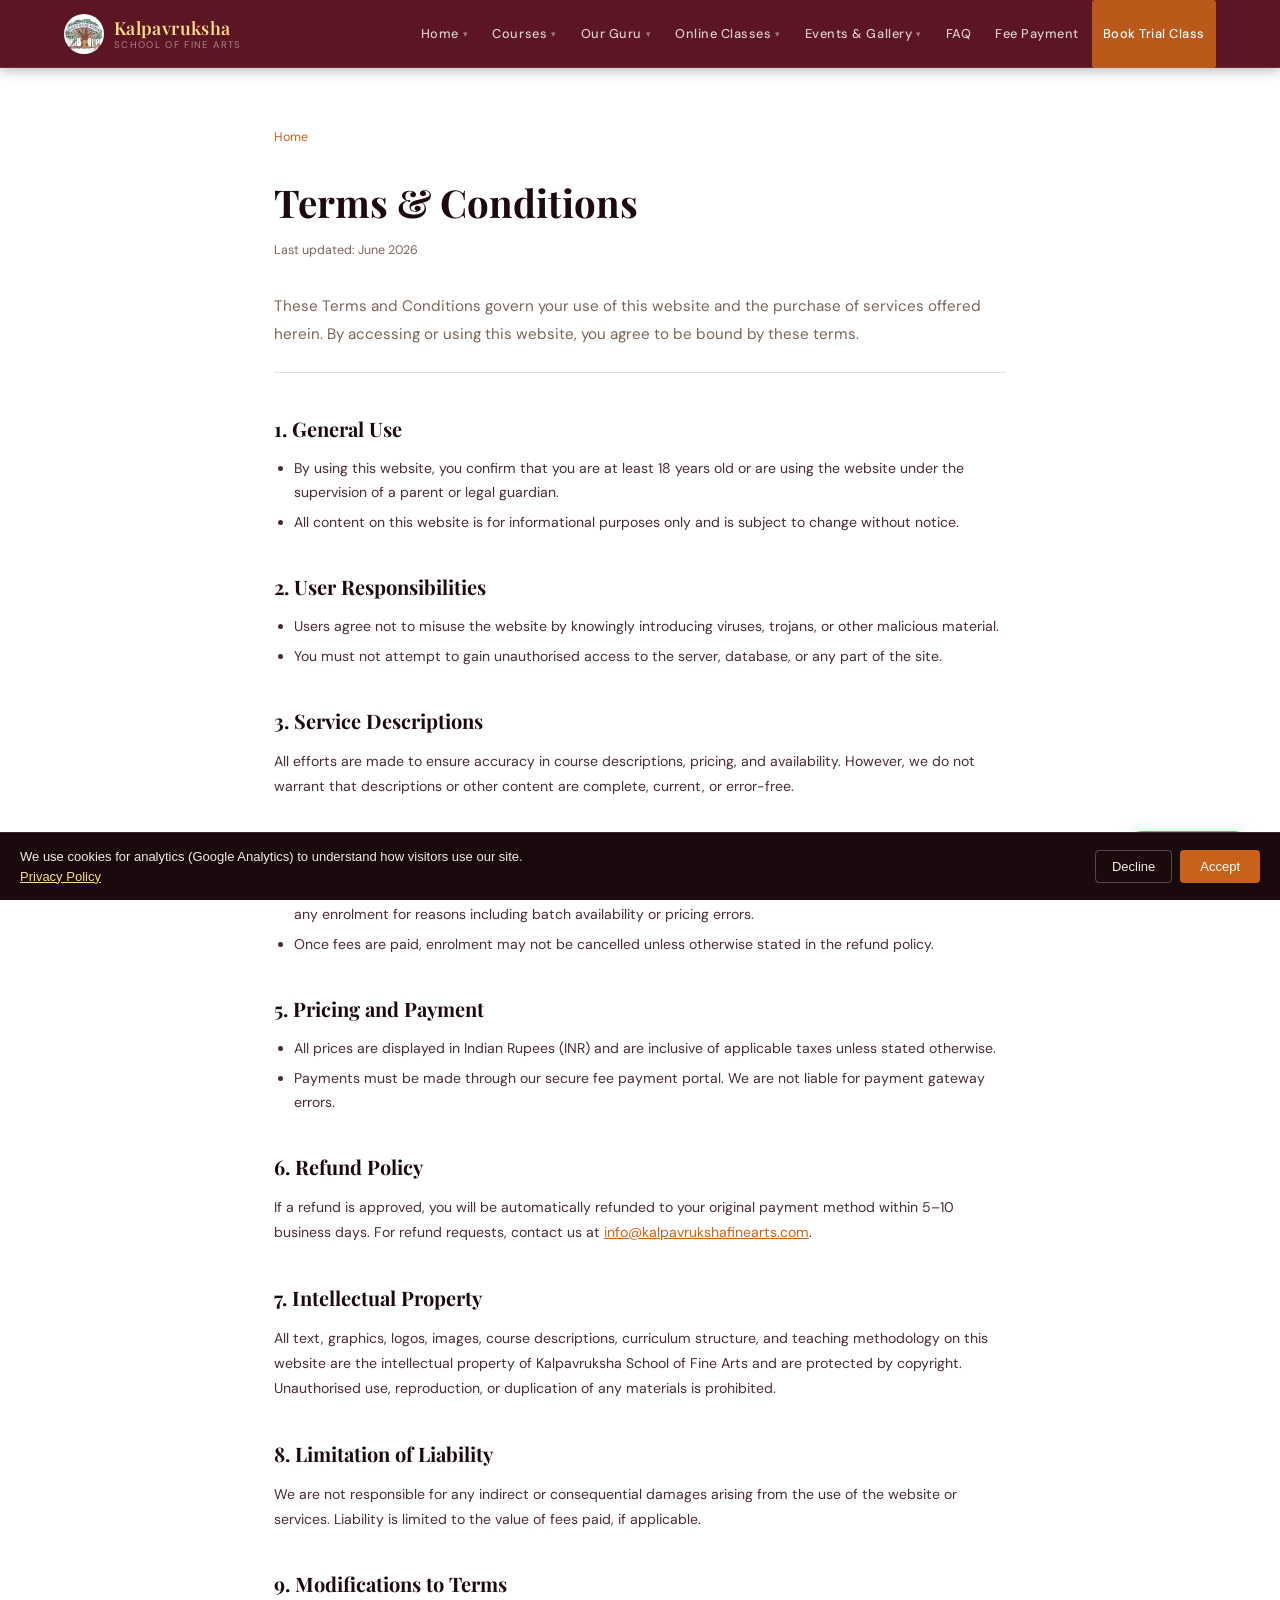
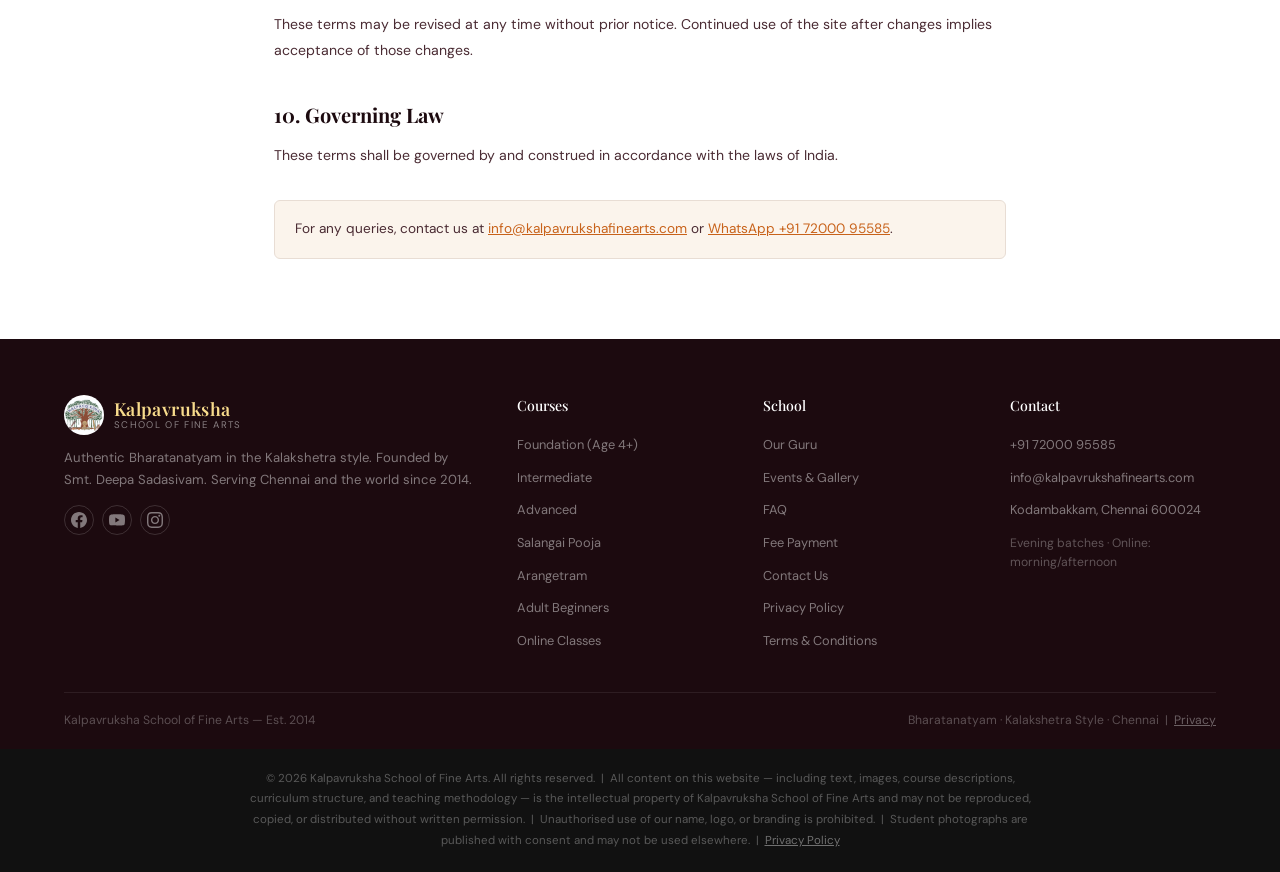
<file: terms.html>
<!DOCTYPE html>
<!-- v2026-05-10 08:48 -->
<html lang="en-IN">
<head>
  <meta charset="UTF-8">
  <meta name="google-site-verification" content="vN2-0iQwr74Br4yqT1xNynjvGHpnbKhBjR1G0NXU9Yg" />
  <meta name="viewport" content="width=device-width, initial-scale=1.0">
  <title>Terms &amp; Conditions | Kalpavruksha School of Fine Arts</title>
  <meta name="description" content="Terms and conditions for Kalpavruksha School of Fine Arts — governing use of this website and enrolment in our Bharatanatyam classes, Chennai.">
  <link rel="canonical" href="https://kalpavrukshafinearts.com/terms.html">
  <!-- GA4 loads only after cookie consent — see consent script at end of body -->
  <script>window.dataLayer=window.dataLayer||[];function gtag(){dataLayer.push(arguments);}gtag('consent','default',{analytics_storage:'denied',ad_storage:'denied'});</script>
  <link rel="preconnect" href="https://fonts.googleapis.com">
  <link rel="preconnect" href="https://fonts.gstatic.com" crossorigin>
  <link href="https://fonts.googleapis.com/css2?family=Playfair+Display:ital,wght@0,400;0,500;0,600;0,700;1,400&family=DM+Sans:opsz,wght@9..40,300;9..40,400;9..40,500&display=swap" rel="stylesheet">
  <link rel="stylesheet" href="css/style.css">
  <style>.privacy-content { max-width: 780px; margin: 0 auto; padding: 60px 24px 80px; }
    .privacy-content h1 { font-family: var(--fd); font-size: clamp(1.8rem,4vw,2.4rem); color: var(--ink); margin-bottom: 8px; }
    .privacy-content .lead { font-size: 0.95rem; color: var(--ink-soft); margin-bottom: 40px; padding-bottom: 24px; border-bottom: 1px solid var(--bdr); }
    .privacy-content h2 { font-family: var(--fd); font-size: 1.25rem; color: var(--ink); margin: 36px 0 12px; }
    .privacy-content h3 { font-family: var(--fd); font-size: 1rem; color: var(--ink); margin: 24px 0 8px; }
    .privacy-content p { font-size: 0.88rem; color: var(--ink-mid); line-height: 1.8; margin-bottom: 14px; }
    .privacy-content ul { list-style: disc; padding-left: 20px; margin-bottom: 14px; }
    .privacy-content li { font-size: 0.88rem; color: var(--ink-mid); line-height: 1.7; margin-bottom: 6px; }
    .privacy-content a { color: var(--saffron); }
    .privacy-date { font-size: 0.78rem; color: var(--ink-soft); margin-bottom: 32px; display: block; }
</style>
  <script type="application/ld+json">
  {
    "@context": "https://schema.org",
    "@type": "BreadcrumbList",
    "itemListElement": [
      {"@type": "ListItem","position": 1,"name": "Home","item": "https://kalpavrukshafinearts.com/"},
      {"@type": "ListItem","position": 2,"name": "Terms \u0026 Conditions","item": "https://kalpavrukshafinearts.com/terms.html"}
    ]
  }
  </script>
  <meta property="og:type" content="website">
  <meta property="og:title" content="Terms & Conditions | Kalpavruksha School of Fine Arts">
  <meta property="og:description" content="Terms and conditions governing use of the Kalpavruksha School of Fine Arts website and enrolment in Bharatanatyam classes.">
  <meta property="og:url" content="https://kalpavrukshafinearts.com/terms.html">

  <meta property="og:image" content="https://kalpavrukshafinearts.com/images/arangetram.webp">
  <meta property="og:image:width" content="1400">
  <meta property="og:image:height" content="934">
  <meta property="og:image:alt" content="Bharatanatyam performance at Kalpavruksha School of Fine Arts">
</head>
<body>
<a href="#main" class="skip">Skip to main content</a>
<nav class="site-nav" id="site-nav" role="navigation" aria-label="Main navigation">
  <div class="ni">
    <div class="nl"><a href="index.html" class="logo" aria-label="Kalpavruksha home"><img loading="eager" src="images/logo.webp" alt="Kalpavruksha School of Fine Arts logo" style="width:40px;height:40px;border-radius:50%;object-fit:cover;flex-shrink:0"><div class="logo-t"><span class="logo-n">Kalpavruksha</span><span class="logo-s">School of Fine Arts</span></div></a></div>
    <button class="ntog" aria-label="Toggle menu" aria-expanded="false"><span></span><span></span><span></span></button>
    <ul class="nm"><li><a href="index.html">Home <span class="narr">▾</span></a><div class="ndd"><a href="index.html#about">About Us</a><a href="index.html#courses">Course Overview</a><a href="index.html#how-to-join">How to Join</a></div></li><li><a href="courses.html">Courses <span class="narr">▾</span></a><div class="ndd"><a href="courses.html#dance-path">Dance Path</a><a href="courses.html#beginners">Foundation (Age 4+)</a><a href="courses.html#intermediate">Intermediate</a><a href="courses.html#Advanced">Advanced</a><a href="courses.html#salangai">Salangai Pooja</a><a href="courses.html#arangetram">Arangetram</a><a href="courses.html#adults">Adult Beginners</a><a href="courses.html#timings">Timings</a><a href="courses.html#bridge-exams">Grade Exams</a></div></li><li><a href="guru.html">Our Guru <span class="narr">▾</span></a><div class="ndd"><a href="guru.html#bio">Biography</a><a href="guru.html#philosophy">Philosophy</a><a href="guru.html#lineage">Lineage</a><a href="guru.html#performances">Performances</a></div></li><li><a href="online-classes.html">Online Classes <span class="narr">▾</span></a><div class="ndd"><a href="online-classes.html#how-it-works">How It Works</a><a href="online-classes.html#requirements">Requirements</a><a href="online-classes.html#faq">FAQ</a><a href="online-classes.html#testimonials">Student Stories</a></div></li><li><a href="events.html">Events & Gallery <span class="narr">▾</span></a><div class="ndd"><a href="events.html#upcoming">Upcoming Events</a><a href="events.html#highlights">Highlights</a><a href="events.html#gallery">Gallery</a></div></li><li><a href="faq.html">FAQ</a></li><li><a href="fees.html">Fee Payment</a></li>
      <li><a href="contact.html" class="ncta">Book Trial Class</a></li></ul>
  </div>
</nav>
<main id="main">
<div class="privacy-content">
  <nav class="breadcrumb" aria-label="Breadcrumb" style="margin-bottom:24px"><a href="index.html">Home</a><span class="breadcrumb-sep" aria-hidden="true">›</span><span aria-current="page">Terms &amp; Conditions</span></nav>
    <h1>Terms &amp; Conditions</h1>
  <span class="privacy-date">Last updated: June 2026</span>
  <p class="lead">These Terms and Conditions govern your use of this website and the purchase of services offered herein. By accessing or using this website, you agree to be bound by these terms.</p>

  <h2>1. General Use</h2>
  <ul>
    <li>By using this website, you confirm that you are at least 18 years old or are using the website under the supervision of a parent or legal guardian.</li>
    <li>All content on this website is for informational purposes only and is subject to change without notice.</li>
  </ul>

  <h2>2. User Responsibilities</h2>
  <ul>
    <li>Users agree not to misuse the website by knowingly introducing viruses, trojans, or other malicious material.</li>
    <li>You must not attempt to gain unauthorised access to the server, database, or any part of the site.</li>
  </ul>

  <h2>3. Service Descriptions</h2>
  <p>All efforts are made to ensure accuracy in course descriptions, pricing, and availability. However, we do not warrant that descriptions or other content are complete, current, or error-free.</p>

  <h2>4. Enrolment Acceptance &amp; Cancellation</h2>
  <ul>
    <li>Submitting an enquiry does not constitute a confirmed enrolment. We reserve the right to refuse or cancel any enrolment for reasons including batch availability or pricing errors.</li>
    <li>Once fees are paid, enrolment may not be cancelled unless otherwise stated in the refund policy.</li>
  </ul>

  <h2>5. Pricing and Payment</h2>
  <ul>
    <li>All prices are displayed in Indian Rupees (INR) and are inclusive of applicable taxes unless stated otherwise.</li>
    <li>Payments must be made through our secure fee payment portal. We are not liable for payment gateway errors.</li>
  </ul>

  <h2>6. Refund Policy</h2>
  <p>If a refund is approved, you will be automatically refunded to your original payment method within 5&ndash;10 business days. For refund requests, contact us at <a href="mailto:info@kalpavrukshafinearts.com">info@kalpavrukshafinearts.com</a>.</p>

  <h2>7. Intellectual Property</h2>
  <p>All text, graphics, logos, images, course descriptions, curriculum structure, and teaching methodology on this website are the intellectual property of Kalpavruksha School of Fine Arts and are protected by copyright. Unauthorised use, reproduction, or duplication of any materials is prohibited.</p>

  <h2>8. Limitation of Liability</h2>
  <p>We are not responsible for any indirect or consequential damages arising from the use of the website or services. Liability is limited to the value of fees paid, if applicable.</p>

  <h2>9. Modifications to Terms</h2>
  <p>These terms may be revised at any time without prior notice. Continued use of the site after changes implies acceptance of those changes.</p>

  <h2>10. Governing Law</h2>
  <p>These terms shall be governed by and construed in accordance with the laws of India.</p>

  <div style="margin-top:32px;padding:16px 20px;background:var(--saffron-l);border-radius:6px;border:1px solid var(--bdr)">
    <p style="margin:0;font-size:0.85rem;color:var(--ink-mid)">For any queries, contact us at <a href="mailto:info@kalpavrukshafinearts.com">info@kalpavrukshafinearts.com</a> or <a href="https://wa.me/917200095585" onclick="if(window.gtag){gtag('event','enquiry_initiated',{method:'whatsapp',page_title:document.title})}">WhatsApp +91 72000 95585</a>.</p>
  </div>
</div>
</main>
<footer class="ft"><div class="c"><div class="fg">
  <div class="fb-brand">
    <a href="index.html" style="text-decoration:none;display:flex;align-items:center;gap:10px;margin-bottom:12px">
      <img loading="lazy" src="images/logo.webp" alt="Kalpavruksha logo" style="width:40px;height:40px;border-radius:50%;object-fit:cover">
      <div class="logo-t"><span class="logo-n">Kalpavruksha</span><span class="logo-s">School of Fine Arts</span></div>
    </a>
    <p>Authentic Bharatanatyam in the Kalakshetra style. Founded by Smt. Deepa Sadasivam. Serving Chennai and the world since 2014.</p>
    <div style="display:flex;gap:8px;margin-top:14px">
      <a href="https://www.facebook.com/kalpavrukshaschooloffinearts/" target="_blank" rel="noopener" class="fsoc" aria-label="Kalpavruksha on Facebook (opens in new tab)"><svg viewBox="0 0 24 24" fill="currentColor" width="16" height="16"><path d="M24 12.073c0-6.627-5.373-12-12-12s-12 5.373-12 12c0 5.99 4.388 10.954 10.125 11.854v-8.385H7.078v-3.47h3.047V9.43c0-3.007 1.792-4.669 4.533-4.669 1.312 0 2.686.235 2.686.235v2.953H15.83c-1.491 0-1.956.925-1.956 1.874v2.25h3.328l-.532 3.47h-2.796v8.385C19.612 23.027 24 18.062 24 12.073z"/></svg></a>
      <a href="https://www.youtube.com/channel/UCljUDGBZsBAb4ENWV3Zk0Pw" target="_blank" rel="noopener" class="fsoc" aria-label="Kalpavruksha on YouTube (opens in new tab)"><svg viewBox="0 0 24 24" fill="currentColor" width="16" height="16"><path d="M23.498 6.186a3.016 3.016 0 0 0-2.122-2.136C19.505 3.545 12 3.545 12 3.545s-7.505 0-9.377.505A3.017 3.017 0 0 0 .502 6.186C0 8.07 0 12 0 12s0 3.93.502 5.814a3.016 3.016 0 0 0 2.122 2.136c1.871.505 9.376.505 9.376.505s7.505 0 9.377-.505a3.015 3.015 0 0 0 2.122-2.136C24 15.93 24 12 24 12s0-3.93-.502-5.814zM9.545 15.568V8.432L15.818 12l-6.273 3.568z"/></svg></a>
      <a href="https://www.instagram.com/kalpavruksha_schooloffinearts?utm_source=ig_web_button_share_sheet&igsh=ZDNlZDc0MzIxNw==" target="_blank" rel="noopener" class="fsoc" aria-label="Kalpavruksha on Instagram (opens in new tab)"><svg viewBox="0 0 24 24" fill="currentColor" width="16" height="16"><path d="M12 2.163c3.204 0 3.584.012 4.85.07 3.252.148 4.771 1.691 4.919 4.919.058 1.265.069 1.645.069 4.849 0 3.205-.012 3.584-.069 4.849-.149 3.225-1.664 4.771-4.919 4.919-1.266.058-1.644.07-4.85.07-3.204 0-3.584-.012-4.849-.07-3.26-.149-4.771-1.699-4.919-4.92-.058-1.265-.07-1.644-.07-4.849 0-3.204.013-3.583.07-4.849.149-3.227 1.664-4.771 4.919-4.919 1.266-.057 1.645-.069 4.849-.069zm0-2.163c-3.259 0-3.667.014-4.947.072-4.358.2-6.78 2.618-6.98 6.98-.059 1.281-.073 1.689-.073 4.948 0 3.259.014 3.668.072 4.948.2 4.358 2.618 6.78 6.98 6.98 1.281.058 1.689.072 4.948.072 3.259 0 3.668-.014 4.948-.072 4.354-.2 6.782-2.618 6.979-6.98.059-1.28.073-1.689.073-4.948 0-3.259-.014-3.667-.072-4.947-.196-4.354-2.617-6.78-6.979-6.98-1.281-.059-1.69-.073-4.949-.073zm0 5.838c-3.403 0-6.162 2.759-6.162 6.162s2.759 6.163 6.162 6.163 6.162-2.759 6.162-6.163c0-3.403-2.759-6.162-6.162-6.162zm0 10.162c-2.209 0-4-1.79-4-4 0-2.209 1.791-4 4-4s4 1.791 4 4c0 2.21-1.791 4-4 4zm6.406-11.845c-.796 0-1.441.645-1.441 1.44s.645 1.44 1.441 1.44c.795 0 1.439-.645 1.439-1.44s-.644-1.44-1.439-1.44z"/></svg></a>
    </div>
  </div>
  <div class="fcol"><h4>Courses</h4><ul>
    <li><a href="courses.html#beginners">Foundation (Age 4+)</a></li>
    <li><a href="courses.html#intermediate">Intermediate</a></li>
    <li><a href="courses.html#Advanced">Advanced</a></li>
    <li><a href="courses.html#salangai">Salangai Pooja</a></li>
    <li><a href="courses.html#arangetram">Arangetram</a></li>
    <li><a href="courses.html#adults">Adult Beginners</a></li>
    <li><a href="online-classes.html">Online Classes</a></li>
  </ul></div>
  <div class="fcol"><h4>School</h4><ul>
    <li><a href="guru.html">Our Guru</a></li>
    <li><a href="events.html">Events &amp; Gallery</a></li>
    <li><a href="faq.html">FAQ</a></li>
    <li><a href="fees.html">Fee Payment</a></li>
    <li><a href="contact.html">Contact Us</a></li>
    <li><a href="privacy.html">Privacy Policy</a></li>
    <li><a href="terms.html">Terms &amp; Conditions</a></li>
  </ul></div>
  <div class="fcol"><h4>Contact</h4><ul>
    <li><a href="tel:+917200095585" onclick="if(window.gtag){gtag('event','enquiry_initiated',{method:'phone_call',page_title:document.title})}">+91 72000 95585</a></li>
    <li><a href="mailto:info@kalpavrukshafinearts.com">info@kalpavrukshafinearts.com</a></li>
    <li><a href="https://maps.google.com/?q=Kodambakkam+Chennai" target="_blank" rel="noopener">Kodambakkam, Chennai 600024</a></li>
  </ul>
  <p style="margin-top:12px;font-size:0.76rem;color:rgba(255,255,255,0.30)">Evening batches · Online: morning/afternoon</p></div>
</div>
<div class="fb-bot">
  <p>Kalpavruksha School of Fine Arts &mdash; Est. 2014</p>
  <p>Bharatanatyam &middot; Kalakshetra Style &middot; Chennai &nbsp;|&nbsp; <a href="privacy.html" style="color:rgba(255,255,255,0.35)">Privacy</a></p>
</div></div></footer>
<div style="background:#111;padding:20px 0;margin-top:0">
  <div class="c">
    <p style="font-size:0.72rem;color:rgba(255,255,255,0.30);text-align:center;line-height:1.8;max-width:800px;margin:0 auto">
      &copy; 2026 Kalpavruksha School of Fine Arts. All rights reserved. &nbsp;|&nbsp;
      All content on this website — including text, images, course descriptions, curriculum structure, and teaching methodology — is the intellectual property of Kalpavruksha School of Fine Arts and may not be reproduced, copied, or distributed without written permission.
      &nbsp;|&nbsp; Unauthorised use of our name, logo, or branding is prohibited.
      &nbsp;|&nbsp; Student photographs are published with consent and may not be used elsewhere.
      &nbsp;|&nbsp; <a href="privacy.html" style="color:rgba(255,255,255,0.40)">Privacy Policy</a>
    </p>
  </div>
</div>
<a class="wa" href="https://wa.me/917200095585?text=Hello%2C+I+am+interested+in+Bharatanatyam+classes." target="_blank" rel="noopener" aria-label="Chat on WhatsApp" onclick="if(window.gtag){gtag('event','enquiry_initiated',{method:'whatsapp',page_title:document.title})}"><svg viewBox="0 0 24 24" fill="currentColor" style="width:20px;height:20px;flex-shrink:0"><path d="M17.472 14.382c-.297-.149-1.758-.867-2.03-.967-.273-.099-.471-.148-.67.15-.197.297-.767.966-.94 1.164-.173.199-.347.223-.644.075-.297-.15-1.255-.463-2.39-1.475-.883-.788-1.48-1.761-1.653-2.059-.173-.297-.018-.458.13-.606.134-.133.298-.347.446-.52.149-.174.198-.298.298-.497.099-.198.05-.371-.025-.52-.075-.149-.669-1.612-.916-2.207-.242-.579-.487-.5-.669-.51-.173-.008-.371-.01-.57-.01-.198 0-.52.074-.792.372-.272.297-1.04 1.016-1.04 2.479 0 1.462 1.065 2.875 1.213 3.074.149.198 2.096 3.2 5.077 4.487.709.306 1.262.489 1.694.625.712.227 1.36.195 1.871.118.571-.085 1.758-.719 2.006-1.413.248-.694.248-1.289.173-1.413-.074-.124-.272-.198-.57-.347m-5.421 7.403h-.004a9.87 9.87 0 01-5.031-1.378l-.361-.214-3.741.982.998-3.648-.235-.374a9.86 9.86 0 01-1.51-5.26c.001-5.45 4.436-9.884 9.888-9.884 2.64 0 5.122 1.03 6.988 2.898a9.825 9.825 0 012.893 6.994c-.003 5.45-4.437 9.884-9.885 9.884m8.413-18.297A11.815 11.815 0 0012.05 0C5.495 0 .16 5.335.157 11.892c0 2.096.547 4.142 1.588 5.945L.057 24l6.305-1.654a11.882 11.882 0 005.683 1.448h.005c6.554 0 11.89-5.335 11.893-11.893a11.821 11.821 0 00-3.48-8.413z"/></svg><span>Chat with us</span></a>
<script>
(function(){
  var t=document.querySelector('.ntog'),m=document.querySelector('.nm');
  if(t&&m){
    t.addEventListener('click',function(){var o=m.classList.toggle('open');t.setAttribute('aria-expanded',o);});
    m.querySelectorAll('a').forEach(function(a){a.addEventListener('click',function(){m.classList.remove('open');t.setAttribute('aria-expanded','false');});});
  }
  // Keyboard-accessible dropdowns
  document.querySelectorAll('.nm>li').forEach(function(li){
    li.addEventListener('focusin',function(){var d=li.querySelector('.ndd');if(d)d.style.display='block';});
    li.addEventListener('focusout',function(e){if(!li.contains(e.relatedTarget)){var d=li.querySelector('.ndd');if(d)d.style.display='';}});
    li.addEventListener('keydown',function(e){if(e.key==='Escape'){var d=li.querySelector('.ndd');if(d)d.style.display='';var a=li.querySelector('a');if(a)a.focus();}});
  });
  document.querySelectorAll('.faq-q').forEach(function(b){
    b.addEventListener('click',function(){
      var it=b.closest('.faq-item'),op=it.classList.contains('open');
      document.querySelectorAll('.faq-item.open').forEach(function(i){i.classList.remove('open');var a=i.querySelector('.faq-a');if(a)a.style.maxHeight=null;});
      if(!op){it.classList.add('open');var a=it.querySelector('.faq-a');if(a)a.style.maxHeight=a.scrollHeight+'px';}
    });
  });
  var sl=document.querySelectorAll('.psn a[href^="#"]');
  if(sl.length){
    var ob=new IntersectionObserver(function(en){en.forEach(function(e){if(e.isIntersecting){sl.forEach(function(a){a.classList.remove('on');});var l=document.querySelector('.psn a[href="#'+e.target.id+'"]');if(l)l.classList.add('on');}});},{rootMargin:'-68px 0px -50% 0px',threshold:0});
    document.querySelectorAll('[id]').forEach(function(el){ob.observe(el);});
  }
})();
</script>

<!-- Cookie Consent + GA4 conditional loader -->
<script>
(function(){
  var KEY='kfa_consent';
  var consent=localStorage.getItem(KEY);

  function loadGA4(){
    if(window._ga4Loaded)return;
    window._ga4Loaded=true;
    var s=document.createElement('script');
    s.async=true;
    s.src='https://www.googletagmanager.com/gtag/js?id=G-Z66NRXP98K';
    document.head.appendChild(s);
    s.onload=function(){
      gtag('consent','update',{analytics_storage:'granted',ad_storage:'denied'});
      gtag('config','G-Z66NRXP98K',{send_page_view:true});
    };
  }

  function showBanner(){
    var b=document.createElement('div');
    b.id='kfa-cookie-banner';
    b.setAttribute('role','region');
    b.setAttribute('aria-label','Cookie consent');
    b.style.cssText='position:fixed;bottom:0;left:0;right:0;z-index:99999;background:#1a0a0e;color:#f0ede8;padding:14px 20px;display:flex;align-items:center;justify-content:space-between;flex-wrap:wrap;gap:12px;font-family:sans-serif;font-size:13px;border-top:1px solid rgba(255,255,255,0.12);line-height:1.5';
    b.innerHTML='<span style="max-width:520px">We use cookies for analytics (Google Analytics) to understand how visitors use our site. <a href="/privacy.html" style="color:#F8DC8C;text-decoration:underline">Privacy Policy</a></span>'
      +'<div style="display:flex;gap:8px;flex-shrink:0">'
      +'<button id="kfa-decline" style="padding:8px 16px;border:1px solid rgba(255,255,255,0.25);background:transparent;color:#f0ede8;border-radius:4px;cursor:pointer;font-size:13px;font-family:sans-serif">Decline</button>'
      +'<button id="kfa-accept" style="padding:8px 20px;border:none;background:#C8621A;color:#fff;border-radius:4px;cursor:pointer;font-size:13px;font-family:sans-serif;font-weight:500">Accept</button>'
      +'</div>';
    document.body.appendChild(b);
    document.getElementById('kfa-accept').onclick=function(){
      localStorage.setItem(KEY,'accepted');
      loadGA4();
      b.remove();
    };
    document.getElementById('kfa-decline').onclick=function(){
      localStorage.setItem(KEY,'declined');
      b.remove();
    };
  }

  if(consent==='accepted'){
    loadGA4();
  } else if(!consent){
    if(document.readyState==='loading'){
      document.addEventListener('DOMContentLoaded',showBanner);
    } else { showBanner(); }
  }
})();
</script>
</body>
</html>
</file>
<file: css/style.css>
/* Keyboard focus indicator — accessibility */
*:focus-visible {
  outline: 2px solid var(--saffron-text, #B05618);
  outline-offset: 2px;
  border-radius: 2px;
}
/* ============================================================
   Kalpavruksha School of Fine Arts
   Shared stylesheet — css/style.css
   
   Structure:
   1. CSS Custom Properties (variables)
   2. Reset & Base
   3. Layout utilities
   4. Typography
   5. Buttons
   6. Navigation (fixed, solid)
   7. Page hero & breadcrumb
   8. Section navigation (sticky in-page nav)
   9. FAQ accordion
  10. Meta grid (course detail boxes)
  11. Footer
  12. WhatsApp float button
  13. Image placeholder
  14. Guru page (sidebar layout)
  15. Compatibility aliases (for legacy class names)
  16. Responsive
   ============================================================ */

/* ROOT */
:root{--maroon:#7B1D2E;--maroon-d:#5c1522;--maroon-l:#F5E6EB;--gold:#B8962E;--gold-l:#fdf5d8;--saffron:#C8621A;--saffron-text:#B05618;--saffron-l:#FBF4EC;--ink:#1C0A0F;--ink-mid:#4A2B33;--ink-soft:#7A6558;--bdr:#E8DDD4;--bdr-s:#C8BAB0;--cream:#FAF4EF;--fd:'Playfair Display',Georgia,serif;--fb:'DM Sans',-apple-system,sans-serif;--mw:1200px;}
*,*::before,*::after{box-sizing:border-box;margin:0;padding:0;}
html{font-size:16px;scroll-behavior:smooth;-webkit-text-size-adjust:100%;}
body{font-family:var(--fb);color:var(--ink);background:#fff;line-height:1.6;-webkit-font-smoothing:antialiased;padding-top:68px;}
img,svg{display:block;max-width:100%;}
a{color:inherit;}
ul,ol{list-style:none;}
button{cursor:pointer;font-family:inherit;}
.skip{position:absolute;top:-100%;left:16px;background:var(--maroon);color:#fff;padding:8px 16px;border-radius:0 0 4px 4px;font-size:0.82rem;z-index:99999;text-decoration:none;}
.skip:focus{top:0;}

/* LAYOUT */
.c{max-width:var(--mw);margin:0 auto;padding:0 24px;}
.sec{padding:72px 0;}
.sec-w{background:#fff;}
.sec-c{background:var(--cream);}
.sec-s{background:var(--saffron-l);}
.sec-m{background:var(--maroon);}
.sec-k{background:var(--ink);}
.lbl{display:inline-block;font-size:0.68rem;font-weight:500;letter-spacing:0.14em;text-transform:uppercase;color:var(--saffron-text);}
.sh{text-align:center;max-width:640px;margin:0 auto 48px;}
.sh p{color:var(--ink-soft);margin-top:10px;}
.hr{height:2px;width:48px;background:var(--gold);border:none;margin:0;}
.dxl{font-family:var(--fd);font-size:clamp(2.2rem,5vw,3.8rem);font-weight:400;line-height:1.12;}
.dlg{font-family:var(--fd);font-size:clamp(1.7rem,4vw,2.7rem);font-weight:400;line-height:1.2;}
.dmd{font-family:var(--fd);font-size:clamp(1.3rem,2.8vw,1.9rem);font-weight:400;line-height:1.3;}
.blg{font-size:1.02rem;line-height:1.75;color:var(--ink);}

/* BUTTONS */
.btn{display:inline-flex;align-items:center;gap:8px;padding:11px 22px;border-radius:3px;font-family:var(--fb);font-size:0.83rem;font-weight:500;letter-spacing:0.04em;text-decoration:none;border:1px solid transparent;transition:all 0.2s;cursor:pointer;white-space:nowrap;}
.bp{background:var(--saffron-text);color:#fff;border-color:var(--saffron-text);}.bp:hover{background:#8c4313;}
.bs{background:transparent;color:var(--maroon);border-color:var(--maroon);}.bs:hover{background:var(--maroon);color:#fff;}
.bg{background:var(--gold);color:#fff;}.bg:hover{background:#9a7d26;}
.bw{background:#fff;color:var(--ink);}.bw:hover{background:rgba(255,255,255,0.88);}
.bo{background:transparent;color:var(--ink);border-color:var(--bdr-s);}.bo:hover{background:var(--saffron-l);}
.card{background:#fff;border:1px solid var(--bdr);border-radius:4px;overflow:hidden;}

/* BREADCRUMB */
.bc{display:flex;align-items:center;gap:8px;font-size:0.78rem;color:rgba(255,255,255,0.50);margin-bottom:14px;}
.bc a{color:rgba(255,255,255,0.60);text-decoration:none;}.bc a:hover{color:#F8DC8C;}
.bc-sep{color:rgba(255,255,255,0.30);}

/* PAGE HERO */
.ph{background:linear-gradient(135deg,#1C0A0F 0%,#3D0F1C 60%,#7B1D2E 100%);padding:44px 0 52px;}
.ph h1{color:#fff;}.ph p{color:rgba(255,255,255,0.68);margin-top:10px;font-size:1rem;}

/* HOME HERO — ensures dancer stays visible on right across all viewports */
.hero-img img{object-position:right center;}
@media(max-width:700px){.hero-img img{object-position:75% center;}}

/* SECTION NAV */
.psn{background:#fff;border-bottom:1px solid var(--bdr);position:sticky;top:68px;z-index:100;}
.psn .c{padding:0 24px;}
.psn ul{display:flex;gap:0;overflow-x:auto;scrollbar-width:none;}
.psn ul::-webkit-scrollbar{display:none;}
.psn a{display:block;padding:10px 16px;font-size:0.74rem;font-weight:500;letter-spacing:0.08em;text-transform:uppercase;color:var(--ink-soft);text-decoration:none;border-bottom:2px solid transparent;white-space:nowrap;transition:color 0.2s,border-color 0.2s;}
.psn a:hover,.psn a.on{color:var(--maroon);border-color:var(--maroon);}

/* FAQ */
.faq-list{display:flex;flex-direction:column;}
.faq-item{border-bottom:1px solid var(--bdr);}
.faq-q{width:100%;background:none;border:none;padding:18px 0;text-align:left;font-family:var(--fd);font-size:1rem;color:var(--ink);cursor:pointer;display:flex;justify-content:space-between;align-items:center;gap:16px;}
.faq-q::after{content:'+';font-family:var(--fb);font-size:1.3rem;color:var(--saffron);flex-shrink:0;transition:transform 0.25s;}
.faq-item.open .faq-q::after{transform:rotate(45deg);}
.faq-a{max-height:0;overflow:hidden;transition:max-height 0.35s ease;}
.faq-a p{padding-bottom:18px;font-size:0.88rem;color:var(--ink-mid);line-height:1.75;}
.faq-a a{color:var(--saffron-text);text-decoration:underline;}

/* META GRID */
.mg{display:grid;grid-template-columns:1fr 1fr;gap:10px;margin-top:20px;}
.mi{background:var(--saffron-l);border:1px solid var(--bdr);border-radius:4px;padding:11px 14px;}
.ml{display:block;font-size:0.66rem;font-weight:500;letter-spacing:0.10em;text-transform:uppercase;color:var(--ink-soft);margin-bottom:3px;}
.mv{display:block;font-size:0.88rem;font-weight:500;color:var(--ink);}
.cb{background:var(--cream);border:1px solid var(--bdr);border-radius:4px;padding:18px 22px;margin-top:18px;}
.cb h4{font-family:var(--fd);font-size:0.95rem;color:var(--maroon);margin-bottom:10px;}
.cb ul{display:flex;flex-direction:column;gap:6px;}
.cb li{font-size:0.84rem;color:var(--ink-mid);padding-left:14px;position:relative;}
.cb li::before{content:'›';position:absolute;left:0;color:var(--saffron);}
/* Side-by-side info cards + curriculum on course detail sections */
.cg-details{display:grid;grid-template-columns:1fr 1fr;gap:18px;align-items:start;}
.cg-details .mg{margin-top:0;}
.cg-details .cb{margin-top:0;}


/* NAV — solid always */
.site-nav{position:fixed;top:0;left:0;right:0;z-index:9999;background:#5c1522;border-bottom:1px solid rgba(255,255,255,0.10);box-shadow:0 2px 12px rgba(0,0,0,0.30);height:68px;}
.ni{max-width:1200px;margin:0 auto;padding:0 24px;display:flex;align-items:center;justify-content:space-between;height:68px;}
.nl a.logo{text-decoration:none;display:flex;align-items:center;gap:10px;}
.nl a.logo img{width:40px;height:40px;border-radius:50%;object-fit:cover;flex-shrink:0;}
.logo-t{display:flex;flex-direction:column;line-height:1.15;}
.logo-n{font-family:'Playfair Display',serif;font-size:1.12rem;color:#F8DC8C;font-weight:600;letter-spacing:0.02em;}
.logo-s{font-size:0.60rem;letter-spacing:0.14em;text-transform:uppercase;color:rgba(255,255,255,0.48);}
.nm{list-style:none;display:flex;align-items:center;gap:2px;height:68px;}
.nm>li{position:relative;height:100%;display:flex;align-items:center;}
.nm>li>a{color:rgba(255,255,255,0.78);text-decoration:none;font-size:0.80rem;font-weight:500;letter-spacing:0.04em;padding:8px 11px;border-radius:3px;display:flex;align-items:center;gap:4px;transition:color 0.2s,background 0.2s;white-space:nowrap;height:100%;}
.nm>li>a:hover,.nm>li>a.on{color:#fff;background:rgba(255,255,255,0.10);}
.nm>li>a.on{color:#F8DC8C;background:transparent;}
.ncta{background:rgba(200,98,26,0.88)!important;color:#fff!important;border-radius:3px;}
.ncta:hover{background:rgba(200,98,26,1)!important;}
.narr{font-size:0.58rem;opacity:0.55;transition:transform 0.2s;margin-top:1px;}
.nm>li:hover .narr{transform:rotate(180deg);}
.ndd{display:none;position:absolute;top:68px;left:0;background:#3d0d18;border:1px solid rgba(255,255,255,0.10);border-top:none;border-radius:0 0 4px 4px;min-width:200px;box-shadow:0 8px 24px rgba(0,0,0,0.35);z-index:10000;padding:6px 0;}
.nm>li:hover .ndd{display:block;}
.nm>li:focus-within .ndd{display:block;}
.nm>li:focus-within .narr{transform:rotate(180deg);}
.ndd a{display:block;padding:9px 16px;font-size:0.78rem;color:rgba(255,255,255,0.68);text-decoration:none;transition:background 0.15s,color 0.15s;white-space:nowrap;}
.ndd a:hover{background:rgba(255,255,255,0.08);color:#fff;}
.ntog{display:none;flex-direction:column;gap:5px;background:none;border:none;cursor:pointer;padding:8px;}
.ntog span{display:block;width:22px;height:2px;background:rgba(255,255,255,0.8);border-radius:2px;}

/* FOOTER */
.ft{background:#1C0A0F;color:rgba(255,255,255,0.55);padding:56px 0 0;}
.fg{display:grid;grid-template-columns:2fr 1fr 1fr 1fr;gap:40px;padding-bottom:40px;}
.fb-brand p{font-size:0.82rem;line-height:1.7;color:rgba(255,255,255,0.45);margin-top:10px;}
.fsoc{width:30px;height:30px;border:1px solid rgba(255,255,255,0.15);border-radius:50%;display:inline-flex;align-items:center;justify-content:center;font-size:0.68rem;color:rgba(255,255,255,0.45);text-decoration:none;transition:all 0.2s;}
.fsoc:hover{border-color:rgba(255,255,255,0.5);color:#fff;}
.fcol h4{font-family:'Playfair Display',serif;font-size:0.88rem;color:#fff;margin-bottom:14px;font-weight:500;}
.fcol ul{list-style:none;display:flex;flex-direction:column;gap:7px;}
.fcol a{font-size:0.80rem;color:rgba(255,255,255,0.45);text-decoration:none;transition:color 0.2s;}
.fcol a:hover{color:#F8DC8C;}
.fb-bot{border-top:1px solid rgba(255,255,255,0.08);padding:18px 0;display:flex;justify-content:space-between;align-items:center;flex-wrap:wrap;gap:8px;}
.fb-bot p{font-size:0.76rem;color:rgba(255,255,255,0.28);}

/* WHATSAPP */
.wa{position:fixed;bottom:24px;right:24px;z-index:8000;background:#25D366;color:#fff;border-radius:50px;display:flex;align-items:center;gap:8px;padding:12px 18px 12px 14px;text-decoration:none;box-shadow:0 4px 16px rgba(37,211,102,0.38);transition:all 0.2s;font-size:0.82rem;font-weight:500;}
.wa:hover{background:#1ebe59;transform:translateY(-2px);}

/* IMAGE PLACEHOLDER */
.iph{width:100%;height:100%;min-height:180px;background:#f5ede8;border:2px dashed #c8b0a4;border-radius:4px;display:flex;align-items:center;justify-content:center;}
.iph::after{content:'';display:block;width:28px;height:28px;background:url("data:image/svg+xml,%3Csvg xmlns='http://www.w3.org/2000/svg' viewBox='0 0 24 24' fill='none' stroke='%23c8b0a4' stroke-width='1.5'%3E%3Crect x='3' y='3' width='18' height='18' rx='2'/%3E%3Ccircle cx='8.5' cy='8.5' r='1.5'/%3E%3Cpath d='m21 15-5-5L5 21'/%3E%3C/svg%3E") center/contain no-repeat;opacity:0.55;}

/* RESPONSIVE */
@media(max-width:900px){
  .ntog{display:flex;}
  .nm{height:auto;display:none;position:absolute;top:68px;left:0;right:0;background:#3d0d18;flex-direction:column;align-items:stretch;padding:8px 0;border-bottom:1px solid rgba(255,255,255,0.10);z-index:9998;max-height:calc(100vh - 68px);overflow-y:auto;}
  .nm.open{display:flex;}
  .nm>li{height:auto;}
  .nm>li>a{padding:12px 20px;border-radius:0;font-size:0.88rem;height:auto;}
  .ndd{display:none!important;}
  .narr{display:none;}
  .fg{grid-template-columns:1fr 1fr;gap:28px;}
}
@media(max-width:540px){
  .fg{grid-template-columns:1fr;}
  .fb-bot{flex-direction:column;text-align:center;}
  .wa span{display:none;}
  .wa{padding:14px;border-radius:50%;}
  .c{padding:0 16px;}
  .sec{padding:52px 0;}
  .mg{grid-template-columns:1fr;}
  .cg-details{grid-template-columns:1fr;}

}

/* COMPATIBILITY ALIASES for old-class pages */
.page-hero{background:linear-gradient(135deg,#1C0A0F 0%,#3D0F1C 60%,#7B1D2E 100%);padding:44px 0 52px;}
.page-hero h1,.page-hero .display-lg{color:#fff;}
.page-hero p{color:rgba(255,255,255,0.68);margin-top:10px;font-size:1rem;}
.container{max-width:1200px;margin:0 auto;padding:0 24px;}
.section{padding:72px 0;}
.section--white{background:#fff;}
.section--cream{background:#FAF4EF;}
.section--saffron-pale,.section--saffron{background:#FBF4EC;}
.section--maroon{background:#7B1D2E;}
.section--ink,.sec-k{background:#1C0A0F;}
.section-head{text-align:center;max-width:640px;margin:0 auto 48px;}
.section-head p{color:#7A6558;margin-top:10px;}
.section-label{display:inline-block;font-size:0.68rem;font-weight:500;letter-spacing:0.14em;text-transform:uppercase;color:var(--saffron-text);}
.display-xl{font-family:'Playfair Display',Georgia,serif;font-size:clamp(2.2rem,5vw,3.8rem);font-weight:400;line-height:1.12;}
.display-lg{font-family:'Playfair Display',Georgia,serif;font-size:clamp(1.7rem,4vw,2.7rem);font-weight:400;line-height:1.2;}
.display-md{font-family:'Playfair Display',Georgia,serif;font-size:clamp(1.3rem,2.8vw,1.9rem);font-weight:400;line-height:1.3;}
.body-lg{font-size:1.02rem;line-height:1.75;color:#1C0A0F;}
.page-section-nav{background:#fff;border-bottom:1px solid #E8DDD4;position:sticky;top:68px;z-index:100;}
.page-section-nav .container{padding:0 24px;}
.page-section-nav ul{display:flex;gap:0;overflow-x:auto;scrollbar-width:none;}
.page-section-nav ul::-webkit-scrollbar{display:none;}
.page-section-nav a{display:block;padding:10px 16px;font-size:0.74rem;font-weight:500;letter-spacing:0.08em;text-transform:uppercase;color:#7A6558;text-decoration:none;border-bottom:2px solid transparent;white-space:nowrap;transition:color 0.2s,border-color 0.2s;}
.page-section-nav a:hover,.page-section-nav a.active,.page-section-nav a.on{color:#7B1D2E;border-color:#7B1D2E;}
.breadcrumb{display:flex;align-items:center;gap:8px;font-size:0.78rem;color:rgba(255,255,255,0.50);margin-bottom:14px;}
.breadcrumb a{color:rgba(255,255,255,0.60);text-decoration:none;}
.breadcrumb a:hover{color:#F8DC8C;}
.breadcrumb-sep{color:rgba(255,255,255,0.30);}

/* GURU PAGE */
.guru-grid{display:grid;grid-template-columns:300px 1fr;gap:48px;align-items:start;}
.guru-sidebar{position:sticky;top:calc(68px + 52px);}
.guru-portrait-wrap{width:100%;aspect-ratio:3/4;border-radius:4px;overflow:hidden;border:1px solid var(--bdr);background:var(--cream);margin-bottom:0;}
.guru-portrait-wrap img{width:100%;height:100%;object-fit:cover;display:block;}
.guru-portrait-wrap .img-ph,.guru-portrait-wrap .iph{border-radius:0;min-height:200px;}
.guru-quick-facts{border:1px solid var(--bdr);border-radius:4px;overflow:hidden;}
.guru-fact{padding:11px 14px;border-bottom:1px solid var(--bdr);}
.guru-fact:last-child{border-bottom:none;}
.gf-label{display:block;font-size:0.65rem;font-weight:500;letter-spacing:0.10em;text-transform:uppercase;color:var(--ink-soft);margin-bottom:3px;}
.gf-value{display:block;font-size:0.86rem;color:var(--ink);}
.guru-quote{border-left:3px solid var(--gold);padding:18px 22px;background:var(--gold-l);border-radius:0 4px 4px 0;margin-bottom:28px;}
.guru-quote blockquote{font-family:'Playfair Display',serif;font-size:1.1rem;font-style:italic;color:var(--ink);line-height:1.65;}
.guru-quote cite{display:block;margin-top:8px;font-size:0.78rem;color:var(--ink-soft);font-style:normal;}
.perf-list{list-style:none;display:flex;flex-direction:column;gap:10px;margin-top:16px;}
.perf-list li{font-size:0.88rem;color:var(--ink-mid);padding-left:18px;position:relative;line-height:1.6;}
.perf-list li::before{content:'✦';position:absolute;left:0;font-size:0.60rem;color:var(--gold);top:5px;}
.lineage-chain{display:flex;flex-direction:column;gap:8px;align-items:center;margin-top:14px;}
.lineage-node{background:#fff;border:1px solid var(--bdr);border-radius:4px;padding:12px 18px;width:100%;max-width:400px;text-align:center;}
.lineage-node strong{display:block;font-size:0.88rem;color:var(--ink);}
.lineage-node span{display:block;font-size:0.74rem;color:var(--ink-soft);margin-top:2px;}
.lineage-node--hl{border-color:var(--maroon);background:var(--maroon-l);}
.lineage-node--hl strong{color:var(--maroon);}
.lineage-arrow-d{font-size:1.2rem;color:var(--bdr-s);}
@media(max-width:860px){.guru-grid{grid-template-columns:1fr;}.guru-sidebar{position:static;}}

/* SCROLL OFFSET */
/* Default: account for fixed nav (68px) + 12px breathing room */
[id]{scroll-margin-top:80px;}
/* Sections with page-section-nav below nav: nav(68) + sec-nav(44) + 8px = 120px */
.faq-cat{scroll-margin-top:120px;}
.timeline-item[id]{scroll-margin-top:120px;}
/* Page top anchors: no offset needed */
#main,#top{scroll-margin-top:0;}

/* COMPATIBILITY ALIASES for old-class pages */
.page-hero{background:linear-gradient(135deg,#1C0A0F 0%,#3D0F1C 60%,#7B1D2E 100%);padding:44px 0 52px;}
.page-hero h1,.page-hero .display-lg{color:#fff;}
.page-hero p{color:rgba(255,255,255,0.68);margin-top:10px;font-size:1rem;}
.container{max-width:1200px;margin:0 auto;padding:0 24px;}
.section{padding:72px 0;}
.section--white{background:#fff;}
.section--cream{background:#FAF4EF;}
.section--saffron-pale,.section--saffron{background:#FBF4EC;}
.section--maroon{background:#7B1D2E;}
.section--ink,.sec-k{background:#1C0A0F;}
.section-head{text-align:center;max-width:640px;margin:0 auto 48px;}
.section-head p{color:#7A6558;margin-top:10px;}
.section-label{display:inline-block;font-size:0.68rem;font-weight:500;letter-spacing:0.14em;text-transform:uppercase;color:var(--saffron-text);}
.display-xl{font-family:'Playfair Display',Georgia,serif;font-size:clamp(2.2rem,5vw,3.8rem);font-weight:400;line-height:1.12;}
.display-lg{font-family:'Playfair Display',Georgia,serif;font-size:clamp(1.7rem,4vw,2.7rem);font-weight:400;line-height:1.2;}
.display-md{font-family:'Playfair Display',Georgia,serif;font-size:clamp(1.3rem,2.8vw,1.9rem);font-weight:400;line-height:1.3;}
.body-lg{font-size:1.02rem;line-height:1.75;color:#1C0A0F;}
.page-section-nav{background:#fff;border-bottom:1px solid #E8DDD4;position:sticky;top:68px;z-index:100;}
.page-section-nav .container{padding:0 24px;}
.page-section-nav ul{display:flex;gap:0;overflow-x:auto;scrollbar-width:none;}
.page-section-nav ul::-webkit-scrollbar{display:none;}
.page-section-nav a{display:block;padding:10px 16px;font-size:0.74rem;font-weight:500;letter-spacing:0.08em;text-transform:uppercase;color:#7A6558;text-decoration:none;border-bottom:2px solid transparent;white-space:nowrap;transition:color 0.2s,border-color 0.2s;}
.page-section-nav a:hover,.page-section-nav a.active,.page-section-nav a.on{color:#7B1D2E;border-color:#7B1D2E;}
.breadcrumb{display:flex;align-items:center;gap:8px;font-size:0.78rem;color:rgba(255,255,255,0.50);margin-bottom:14px;}
.breadcrumb a{color:rgba(255,255,255,0.60);text-decoration:none;}
.breadcrumb a:hover{color:#F8DC8C;}
.breadcrumb-sep{color:rgba(255,255,255,0.30);}

/* FOCUS VISIBLE — keyboard navigation (WCAG 2.4.7) */
:focus-visible{outline:3px solid #B8962E;outline-offset:3px;}
a:focus-visible,button:focus-visible,input:focus-visible,
select:focus-visible,textarea:focus-visible{
  outline:3px solid #B8962E;outline-offset:3px;border-radius:2px;
}
.skip:focus{top:0;outline:3px solid #B8962E;}
</file>
